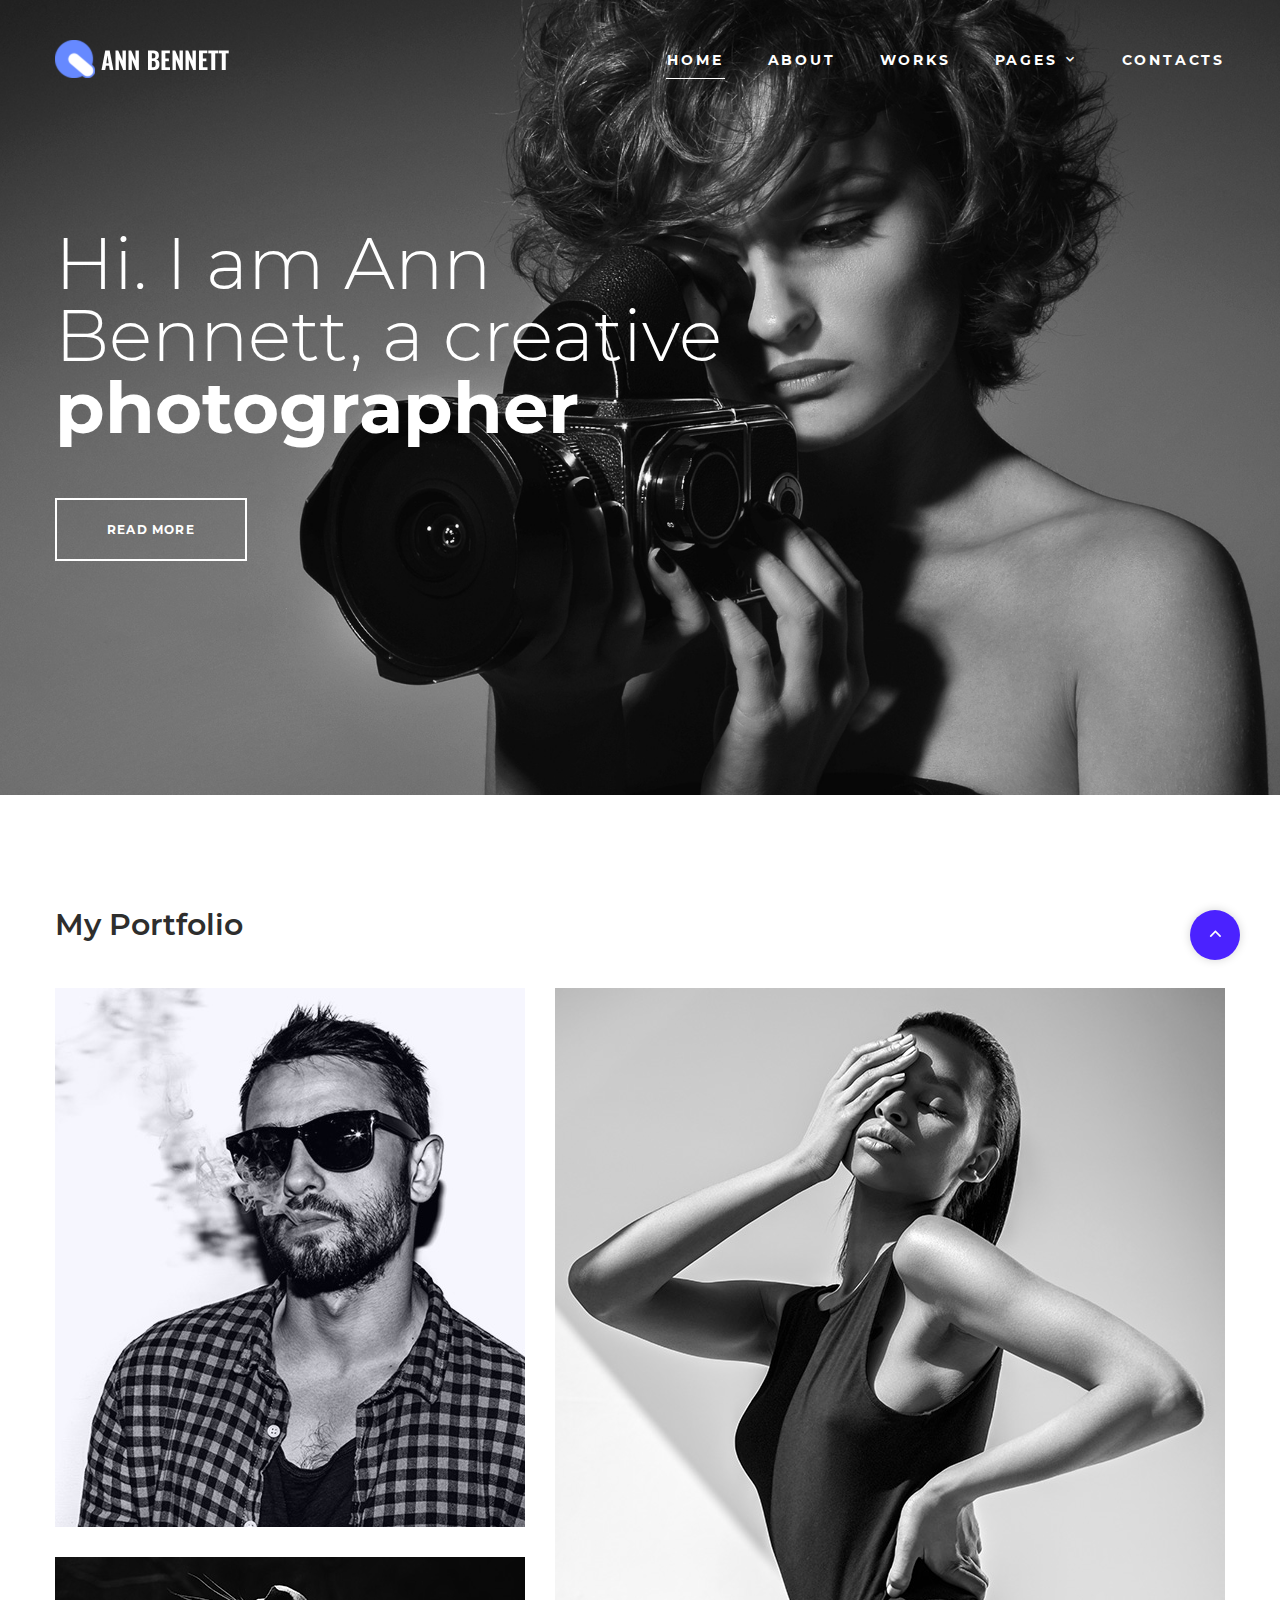
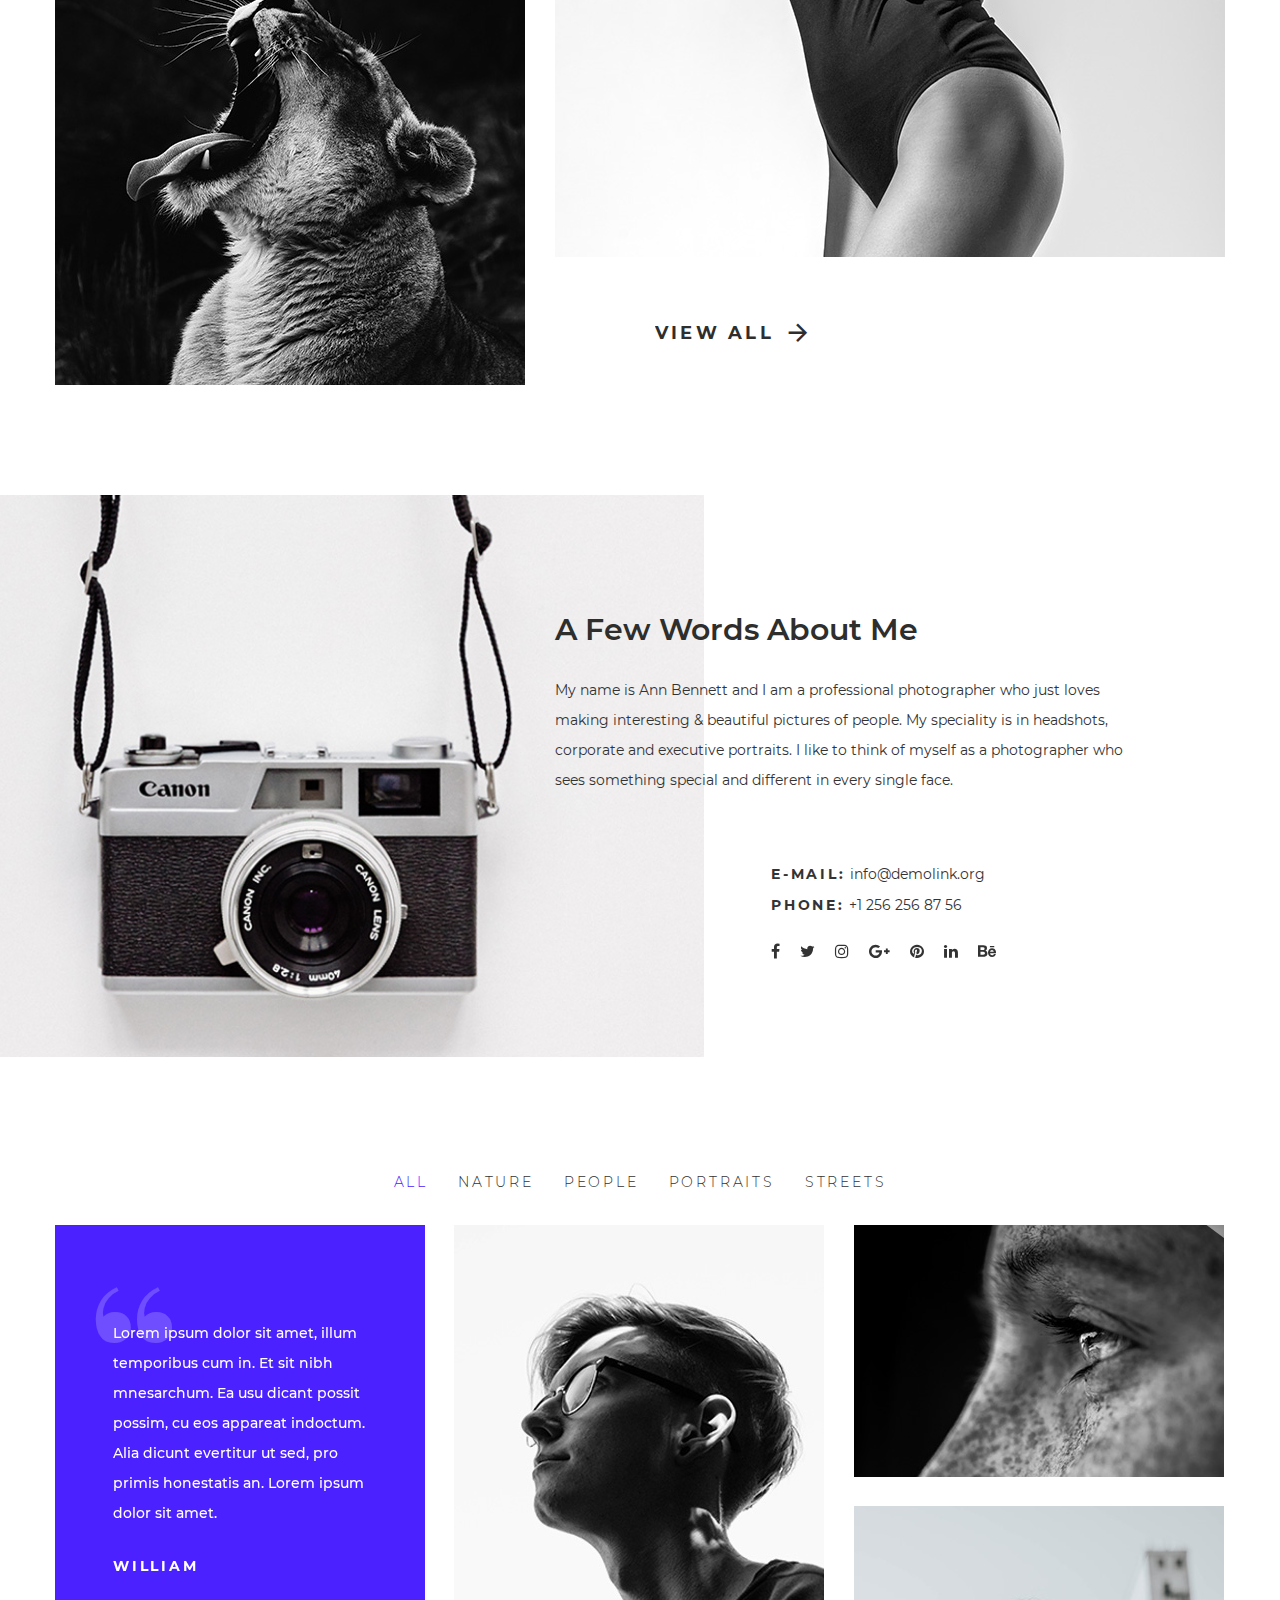
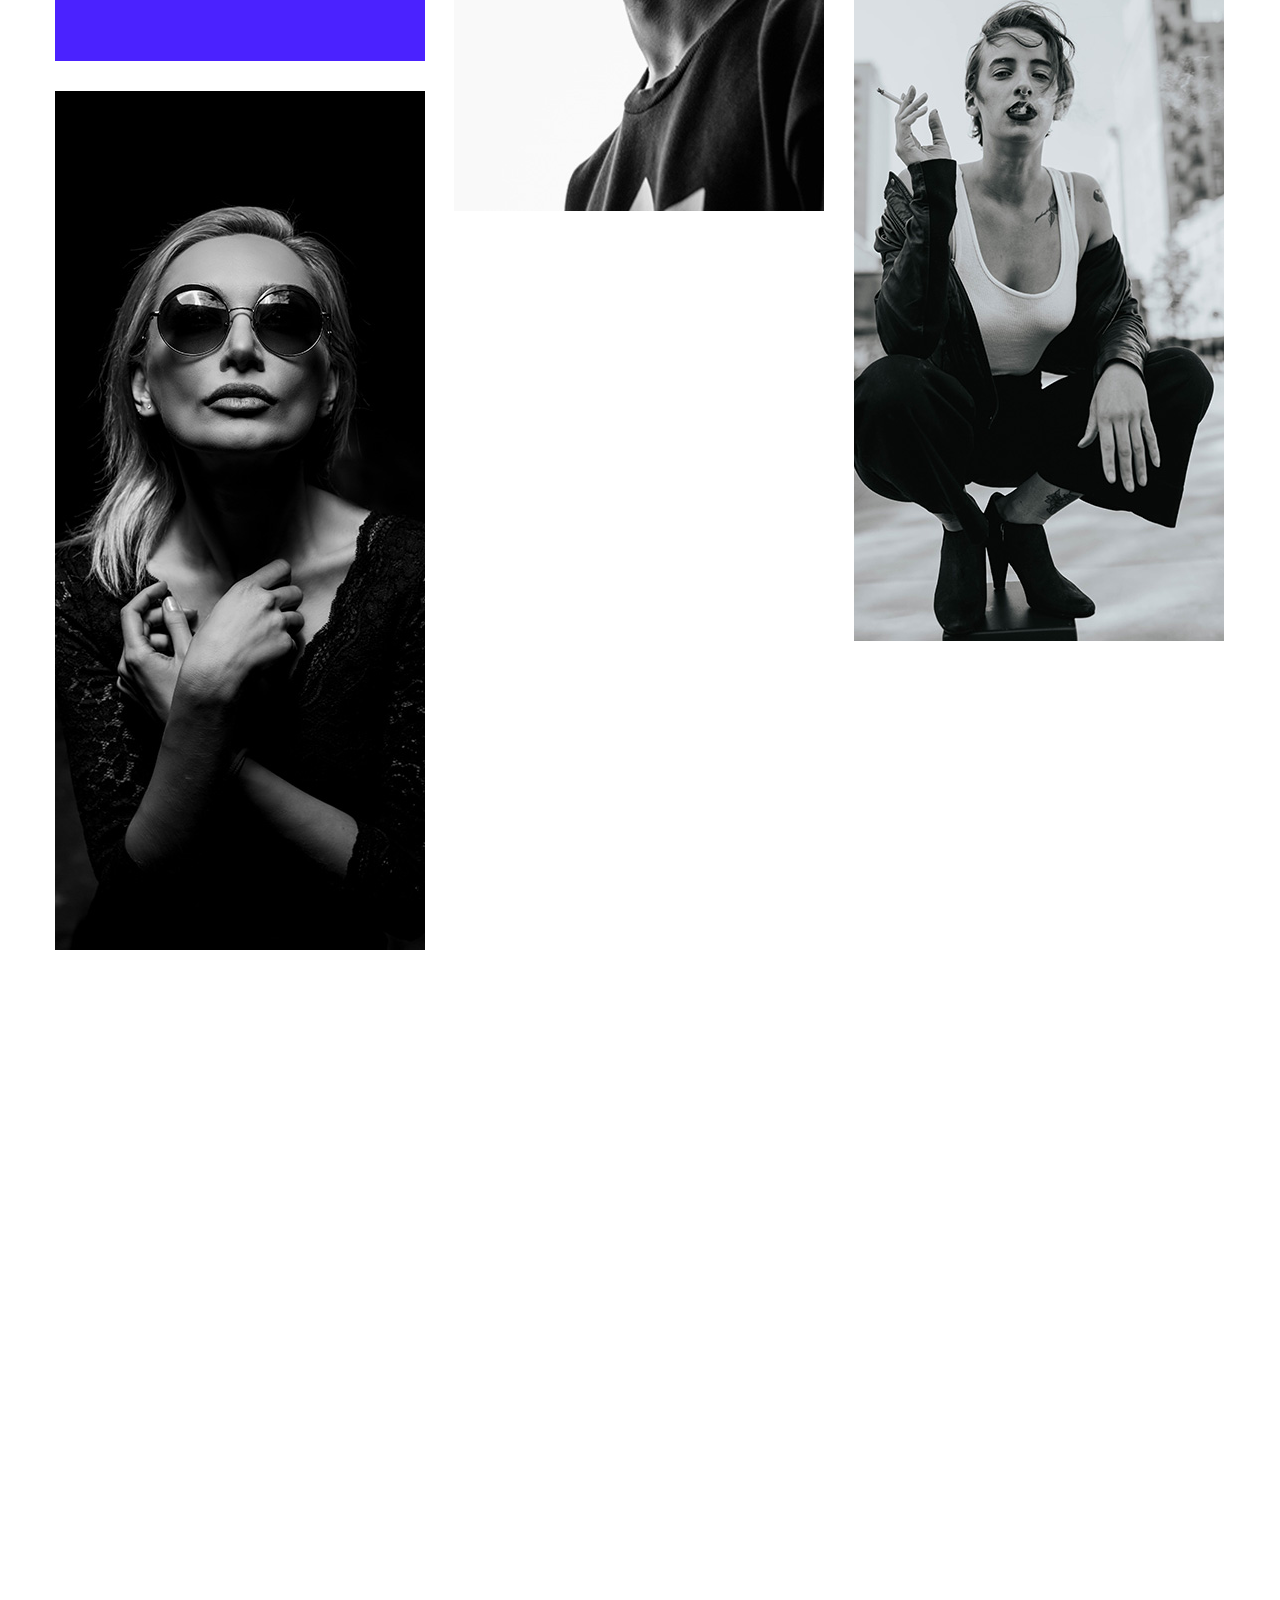
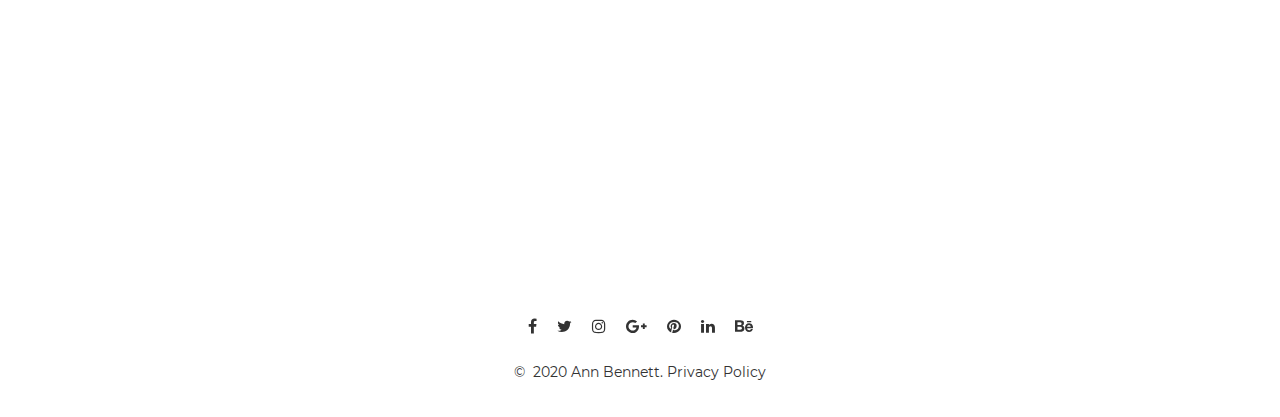
<file: index_2.html>
<!DOCTYPE html>
<html class="wide wow-animation desktop landscape rd-navbar-static-linked" lang="en" data-scrapbook-source="https://livedemo00.template-help.com/wt_prod-23870/" data-scrapbook-create="20200422095322743">
<head>
    <title>Home</title>
    <meta charset="UTF-8">
    <meta name="viewport" content="width=device-width, height=device-height, initial-scale=1.0">
    <meta http-equiv="X-UA-Compatible" content="IE=edge">
    <link rel="icon" href="favicon-1.ico" type="image/x-icon">
    <link rel="stylesheet" type="text/css" href="css.css">
    <link rel="stylesheet" href="bootstrap.css">
    <link rel="stylesheet" href="fonts.css">
    <link rel="stylesheet" href="style.css">
    <style>.ie-panel{display: none;background: #212121;padding: 10px 0;box-shadow: 3px 3px 5px 0 rgba(0,0,0,.3);clear: both;text-align:center;position: relative;z-index: 1;} html.ie-10 .ie-panel, html.lt-ie-10 .ie-panel {display: block;}</style>
  <link rel="stylesheet" href="465a376e832bb2fb9cd03401f15d2e9bdc30dcff.css">
</head>
  <body class="">
    <div class="ie-panel"><a href="https://windows.microsoft.com/en-US/internet-explorer/"><img src="warning_bar_0000_us.jpg" height="42" width="820" alt="You are using an outdated browser. For a faster, safer browsing experience, upgrade for free today."></a></div>
    <div class="preloader loaded">
      <div class="preloader-body">
        <div class="cssload-container">
          <div class="cssload-zenith"></div>
        </div>
      </div>
    </div>
    <div class="page animated" style="animation-duration: 500ms;">
      <header class="section page-header header-classic-wrap">
        <!--RD Navbar-->
        <div class="rd-navbar-wrap" style="height: 98px;">
          <nav class="rd-navbar rd-navbar-classic rd-navbar-original rd-navbar-static" data-layout="rd-navbar-fixed" data-sm-layout="rd-navbar-fixed" data-md-layout="rd-navbar-fixed" data-md-device-layout="rd-navbar-fixed" data-lg-layout="rd-navbar-static" data-lg-device-layout="rd-navbar-static" data-xl-layout="rd-navbar-static" data-xl-device-layout="rd-navbar-static" data-lg-stick-up-offset="46px" data-xl-stick-up-offset="46px" data-xxl-stick-up-offset="46px" data-lg-stick-up="true" data-xl-stick-up="true" data-xxl-stick-up="true">
            <div class="rd-navbar-main-outer">
              <div class="rd-navbar-main">
                <!--RD Navbar Panel-->
                <div class="rd-navbar-panel">
                  <!--RD Navbar Toggle-->
                  <button class="rd-navbar-toggle toggle-original" data-rd-navbar-toggle=".rd-navbar-nav-wrap"><span></span></button>
                  <!--RD Navbar Brand-->
                  <div class="rd-navbar-brand">
                    <!--Brand--><a class="brand" href="https://livedemo00.template-help.com/wt_prod-23870/index.html"><img class="brand-logo-dark" src="logo-default-348x76.png" alt="" width="174" height="38"><img class="brand-logo-light" src="logo-default-348x76.png" alt="" width="174" height="38"></a>
                  </div>
                </div>
                <div class="rd-navbar-main-element">
                  <div class="rd-navbar-nav-wrap toggle-original-elements">
                    <ul class="rd-navbar-nav">
                      <li class="rd-nav-item active"><a class="rd-nav-link" href="https://livedemo00.template-help.com/wt_prod-23870/index.html">Home</a>
                      </li>
                      <li class="rd-nav-item"><a class="rd-nav-link" href="https://livedemo00.template-help.com/wt_prod-23870/about.html">About</a>
                      </li>
                      <li class="rd-nav-item"><a class="rd-nav-link" href="https://livedemo00.template-help.com/wt_prod-23870/works.html">Works</a>
                      </li>
                      <li class="rd-nav-item rd-navbar--has-megamenu rd-navbar-submenu"><a class="rd-nav-link" href="#">Pages</a><span class="rd-navbar-submenu-toggle"></span>
                        <ul class="rd-menu rd-navbar-megamenu rd-navbar-open-right">
                          <li class="rd-megamenu-item">
                            <h6 class="rd-megamenu-title">Pages 1</h6>
                            <ul class="rd-megamenu-list">
                              <li class="rd-megamenu-list-item"><a class="rd-megamenu-list-link" href="https://livedemo00.template-help.com/wt_prod-23870/buttons.html">Buttons</a></li>
                              <li class="rd-megamenu-list-item"><a class="rd-megamenu-list-link" href="https://livedemo00.template-help.com/wt_prod-23870/forms.html">Forms</a></li>
                              <li class="rd-megamenu-list-item"><a class="rd-megamenu-list-link" href="https://livedemo00.template-help.com/wt_prod-23870/grid-system.html">Grid System</a></li>
                              <li class="rd-megamenu-list-item"><a class="rd-megamenu-list-link" href="https://livedemo00.template-help.com/wt_prod-23870/privacy-policy.html">Privacy Policy</a></li>
                              <li class="rd-megamenu-list-item"><a class="rd-megamenu-list-link" href="https://livedemo00.template-help.com/wt_prod-23870/progress-bars.html">Progress Bars</a></li>
                            </ul>
                          </li>
                          <li class="rd-megamenu-item">
                            <h6 class="rd-megamenu-title">Pages 2</h6>
                            <ul class="rd-megamenu-list">
                              <li class="rd-megamenu-list-item"><a class="rd-megamenu-list-link" href="https://livedemo00.template-help.com/wt_prod-23870/tables.html">Tables</a></li>
                              <li class="rd-megamenu-list-item"><a class="rd-megamenu-list-link" href="https://livedemo00.template-help.com/wt_prod-23870/tabs-and-accordions.html">Tabs and Accordions</a></li>
                              <li class="rd-megamenu-list-item"><a class="rd-megamenu-list-link" href="https://livedemo00.template-help.com/wt_prod-23870/typography.html">Typography</a></li>
                              <li class="rd-megamenu-list-item"><a class="rd-megamenu-list-link" href="https://livedemo00.template-help.com/wt_prod-23870/under-construction.html">Under Construction</a></li>
                            </ul>
                          </li>
                        </ul>
                      </li>
                      <li class="rd-nav-item"><a class="rd-nav-link" href="https://livedemo00.template-help.com/wt_prod-23870/contacts.html">Contacts</a>
                      </li>
                    </ul>
                  </div>
                </div>
              </div>
            </div>
          </nav>
        </div>
      </header>
      <section class="section section-xl bg-image bg-image-1">
        <div class="container">
          <div class="row">
            <div class="col-sm-8 col-lg-7">
              <h1 class="wow fadeInLeft" style="visibility: visible; animation-name: fadeInLeft;">Hi. I am Ann Bennett, a creative<span class="font-weight-bold"> photographer</span></h1><a class="button button-default-outline button-big wow fadeInRight" href="https://livedemo00.template-help.com/wt_prod-23870/about.html" data-wow-delay=".3s" style="visibility: visible; animation-delay: 0.3s; animation-name: fadeInRight;">Read More</a>
            </div>
          </div>
        </div>
      </section>
      <!--Owl carousel sample-->
      <section class="section section-lg">
        <div class="container text-center text-lg-left">
          <h2>My Portfolio</h2>
          <div class="row row-30 justify-content-center">
            <div class="col-md-5 wow fadeIn" style="visibility: visible; animation-name: fadeIn;">
              <div class="row-30 no-gutters">
                <div class="col-12">
                  <div class="box-img"><img src="home-1-470x539.jpg" alt="" width="470" height="539">
                  </div>
                </div>
                <div class="col-12 wow fadeIn" style="visibility: visible; animation-name: fadeIn;">
                  <div class="box-img"><img src="home-3-470x428.jpg" alt="" width="470" height="428">
                  </div>
                </div>
              </div>
            </div>
            <div class="col-md-7 wow fadeIn" style="visibility: visible; animation-name: fadeIn;">
              <div class="box-img"><img src="home-2-670x869.jpg" alt="" width="670" height="869">
              </div>
              <div class="box-custom-link"><a class="button button-icon button-icon-right button-arrow" href="https://livedemo00.template-help.com/wt_prod-23870/works.html"><span class="icon mdi mdi-arrow-right"></span>view all</a></div>
            </div>
          </div>
        </div>
      </section>
      <section class="section section-relative section-lg-custom">
        <div class="custom-img-1 wow fadeInLeft" style="visibility: visible; animation-name: fadeInLeft;"><img src="home-4-795x542.jpg" alt="" width="795" height="542">
        </div>
        <div class="container">
          <div class="row justify-content-center justify-content-lg-end">
            <div class="col-lg-6 col-xl-7 wow fadeInRight" style="visibility: visible; animation-name: fadeInRight;">
              <div class="box-xl">
                <h2>A Few Words About Me</h2>
                <p>My name is Ann Bennett and I am a professional photographer who just loves making interesting &amp; beautiful pictures of people. My speciality is in headshots, corporate and executive portraits. I like to think of myself as a photographer who sees something special and different in every single face.</p>
              </div>
              <div class="box-lg">
                <ul class="list-contact-info">
                  <li><span>E-MAIL:</span><a class="link-default" href="mailto:#"> info@demolink.org</a></li>
                  <li><span>Phone:</span><a class="link-default" href="tel:#"> +1 256 256 87 56</a></li>
                </ul>
                <ul class="list-social list-inline">
                  <li><a class="icon icon-gray-800 fa fa-facebook" href="#"></a></li>
                  <li><a class="icon icon-gray-800 fa fa-twitter" href="#"></a></li>
                  <li><a class="icon icon-gray-800 fa fa-instagram" href="#"></a></li>
                  <li><a class="icon icon-gray-800 fa fa-google-plus" href="#"></a></li>
                  <li><a class="icon icon-gray-800 fa fa-pinterest" href="#"></a></li>
                  <li><a class="icon icon-gray-800 fa fa-linkedin" href="#"></a></li>
                  <li><a class="icon icon-gray-800 fa fa-behance" href="#"></a></li>
                </ul>
              </div>
            </div>
          </div>
        </div>
      </section>
      <!--Isotope sample-->
      <section class="section section-lg section-lg-1 bg-default">
        <div class="container isotope-wrap">
          <button class="isotope-filters-toggle button button-md button-icon button-icon-right" data-custom-toggle=".isotope-filters-1" data-custom-toggle-hide-on-blur="true"><span class="icon mdi mdi-chevron-down"></span>Filter</button>
          <ul class="isotope-filters isotope-filters-1">
            <li><a class="isotope-filter active" data-isotope-filter="*" href="#">All</a></li>
            <li><a class="isotope-filter" data-isotope-filter="0" href="#">Nature</a></li>
            <li><a class="isotope-filter" data-isotope-filter="1" href="#">People</a></li>
            <li><a class="isotope-filter" data-isotope-filter="2" href="#">Portraits</a></li>
            <li><a class="isotope-filter" data-isotope-filter="3" href="#">Streets</a></li>
          </ul>
          <div class="row row-30 isotope" data-lightgallery="group" data-lg-animation="lg-slide-circular" style="position: relative; height: 2241.91px;">
            <div class="col-sm-6 col-lg-4 isotope-item wow fadeIn" data-filter="0,1,2,3" style="visibility: visible; animation-name: fadeIn; position: absolute; left: 0px; top: 0px;">
              <article class="thumbnail thumbnail-classic">
                <div class="thumbnail-classic-caption">
                  <div class="thumbnail-classic-text-wrap"><span class="thumbnail-classic-quote">“</span>
                    <p class="thumbnail-classic-text">Lorem ipsum dolor sit amet, illum temporibus cum in. Et sit nibh mnesarchum. Ea usu dicant possit possim, cu eos appareat indoctum. Alia dicunt evertitur ut sed, pro primis honestatis an. Lorem ipsum dolor sit amet.</p>
                  </div>
                  <div class="thumbnail-classic-title">William</div>
                </div>
              </article>
            </div>
            <div class="col-sm-6 col-lg-4 isotope-item wow fadeIn" data-filter="0" style="visibility: visible; animation-name: fadeIn; position: absolute; left: 399px; top: 0px;"><a class="thumbnail thumbnail-simple" href="https://livedemo00.template-help.com/wt_prod-23870/images/masonry-gallery-2-original.jpg" data-lightgallery="item"><img src="masonry-gallery-2-370x586.jpg" alt="" width="370" height="586"></a>
            </div>
            <div class="col-sm-6 col-lg-4 isotope-item wow fadeIn" data-filter="1" style="visibility: visible; animation-name: fadeIn; position: absolute; left: 799px; top: 0px;"><a class="thumbnail thumbnail-simple" href="https://livedemo00.template-help.com/wt_prod-23870/images/masonry-gallery-3-original.jpg" data-lightgallery="item"><img src="masonry-gallery-3-370x252.jpg" alt="" width="370" height="252"></a>
            </div>
            <div class="col-sm-6 col-lg-4 isotope-item wow fadeIn" data-filter="2" style="visibility: visible; animation-name: fadeIn; position: absolute; left: 799px; top: 281px;"><a class="thumbnail thumbnail-simple" href="https://livedemo00.template-help.com/wt_prod-23870/images/masonry-gallery-6-original.jpg" data-lightgallery="item"><img src="masonry-gallery-6-370x435.jpg" alt="" width="370" height="435"></a>
            </div>
            <div class="col-sm-6 col-lg-4 isotope-item wow fadeIn" data-filter="3" style="visibility: visible; animation-name: fadeIn; position: absolute; left: 0px; top: 466px;"><a class="thumbnail thumbnail-simple" href="https://livedemo00.template-help.com/wt_prod-23870/images/masonry-gallery-4-original.jpg" data-lightgallery="item"><img src="masonry-gallery-4-370x859.jpg" alt="" width="370" height="859"></a>
            </div>
            <div class="col-sm-6 col-lg-4 isotope-item wow fadeIn" data-filter="0" style="visibility: hidden; animation-name: none; position: absolute; left: 399px; top: 615px;"><a class="thumbnail thumbnail-simple" href="https://livedemo00.template-help.com/wt_prod-23870/images/masonry-gallery-5-original.jpg" data-lightgallery="item"><img src="masonry-gallery-5-370x265.jpg" alt="" width="370" height="265"></a>
            </div>
            <div class="col-sm-6 col-lg-4 isotope-item wow fadeIn" data-filter="1" style="visibility: hidden; animation-name: none; position: absolute; left: 399px; top: 910px;"><a class="thumbnail thumbnail-simple" href="https://livedemo00.template-help.com/wt_prod-23870/images/masonry-gallery-8-original.jpg" data-lightgallery="item"><img src="masonry-gallery-8-370x691.jpg" alt="" width="370" height="691"></a>
            </div>
            <div class="col-sm-6 col-lg-4 isotope-item wow fadeIn" data-filter="2" style="visibility: hidden; animation-name: none; position: absolute; left: 799px; top: 1046px;"><a class="thumbnail thumbnail-simple" href="https://livedemo00.template-help.com/wt_prod-23870/images/masonry-gallery-9-original.jpg" data-lightgallery="item"><img src="masonry-gallery-9-370x735.jpg" alt="" width="370" height="735"></a>
            </div>
            <div class="col-sm-6 col-lg-4 isotope-item wow fadeIn" data-filter="3" style="visibility: hidden; animation-name: none; position: absolute; left: 0px; top: 1354px;"><a class="thumbnail thumbnail-simple" href="https://livedemo00.template-help.com/wt_prod-23870/images/masonry-gallery-7-original.jpg" data-lightgallery="item"><img src="masonry-gallery-7-370x495.jpg" alt="" width="370" height="495"></a>
            </div>
            <div class="col-sm-6 col-lg-4 isotope-item wow fadeIn" data-filter="0" style="visibility: hidden; animation-name: none; position: absolute; left: 399px; top: 1631px;"><a class="thumbnail thumbnail-simple" href="https://livedemo00.template-help.com/wt_prod-23870/images/masonry-gallery-11-original.jpg" data-lightgallery="item"><img src="masonry-gallery-11-370x579.jpg" alt="" width="370" height="579"></a>
            </div>
            <div class="col-sm-6 col-lg-4 isotope-item wow fadeIn" data-filter="1" style="visibility: hidden; animation-name: none; position: absolute; left: 799px; top: 1811px;"><a class="thumbnail thumbnail-simple" href="https://livedemo00.template-help.com/wt_prod-23870/images/masonry-gallery-12-original.jpg" data-lightgallery="item"><img src="masonry-gallery-12-370x399.jpg" alt="" width="370" height="399"></a>
            </div>
            <div class="col-sm-6 col-lg-4 isotope-item wow fadeIn" data-filter="3" style="visibility: hidden; animation-name: none; position: absolute; left: 0px; top: 1879px;"><a class="thumbnail thumbnail-simple" href="https://livedemo00.template-help.com/wt_prod-23870/images/masonry-gallery-10-original.jpg" data-lightgallery="item"><img src="masonry-gallery-10-370x332.jpg" alt="" width="370" height="332"></a>
            </div>
          </div>
        </div>
      </section>
      <footer class="section footer-classic bg-default">
        <div class="container">
          <ul class="list-social list-inline">
            <li><a class="icon icon-gray-800 fa fa-facebook" href="#"></a></li>
            <li><a class="icon icon-gray-800 fa fa-twitter" href="#"></a></li>
            <li><a class="icon icon-gray-800 fa fa-instagram" href="#"></a></li>
            <li><a class="icon icon-gray-800 fa fa-google-plus" href="#"></a></li>
            <li><a class="icon icon-gray-800 fa fa-pinterest" href="#"></a></li>
            <li><a class="icon icon-gray-800 fa fa-linkedin" href="#"></a></li>
            <li><a class="icon icon-gray-800 fa fa-behance" href="#"></a></li>
          </ul>
          <p class="rights"><span>©&nbsp; </span><span class="copyright-year">2020</span><span>&nbsp;</span><span>Ann Bennett</span><span>.&nbsp;</span><a href="https://livedemo00.template-help.com/wt_prod-23870/privacy-policy.html">Privacy Policy</a></p>
        </div>
      </footer>
    </div>
    <div class="snackbars" id="form-output-global"></div>
    
    
	
	<!--LIVEDEMO_00 -->

	
	
  <noscript><iframe src="index_4.html" height="0" width="0" style="display:none;visibility:hidden"></iframe></noscript><!-- End Google Tag Manager -->
<a href="#" id="ui-to-top" class="ui-to-top fa fa-angle-up"></a>
</body><!-- Google Tag Manager --></html>
</file>
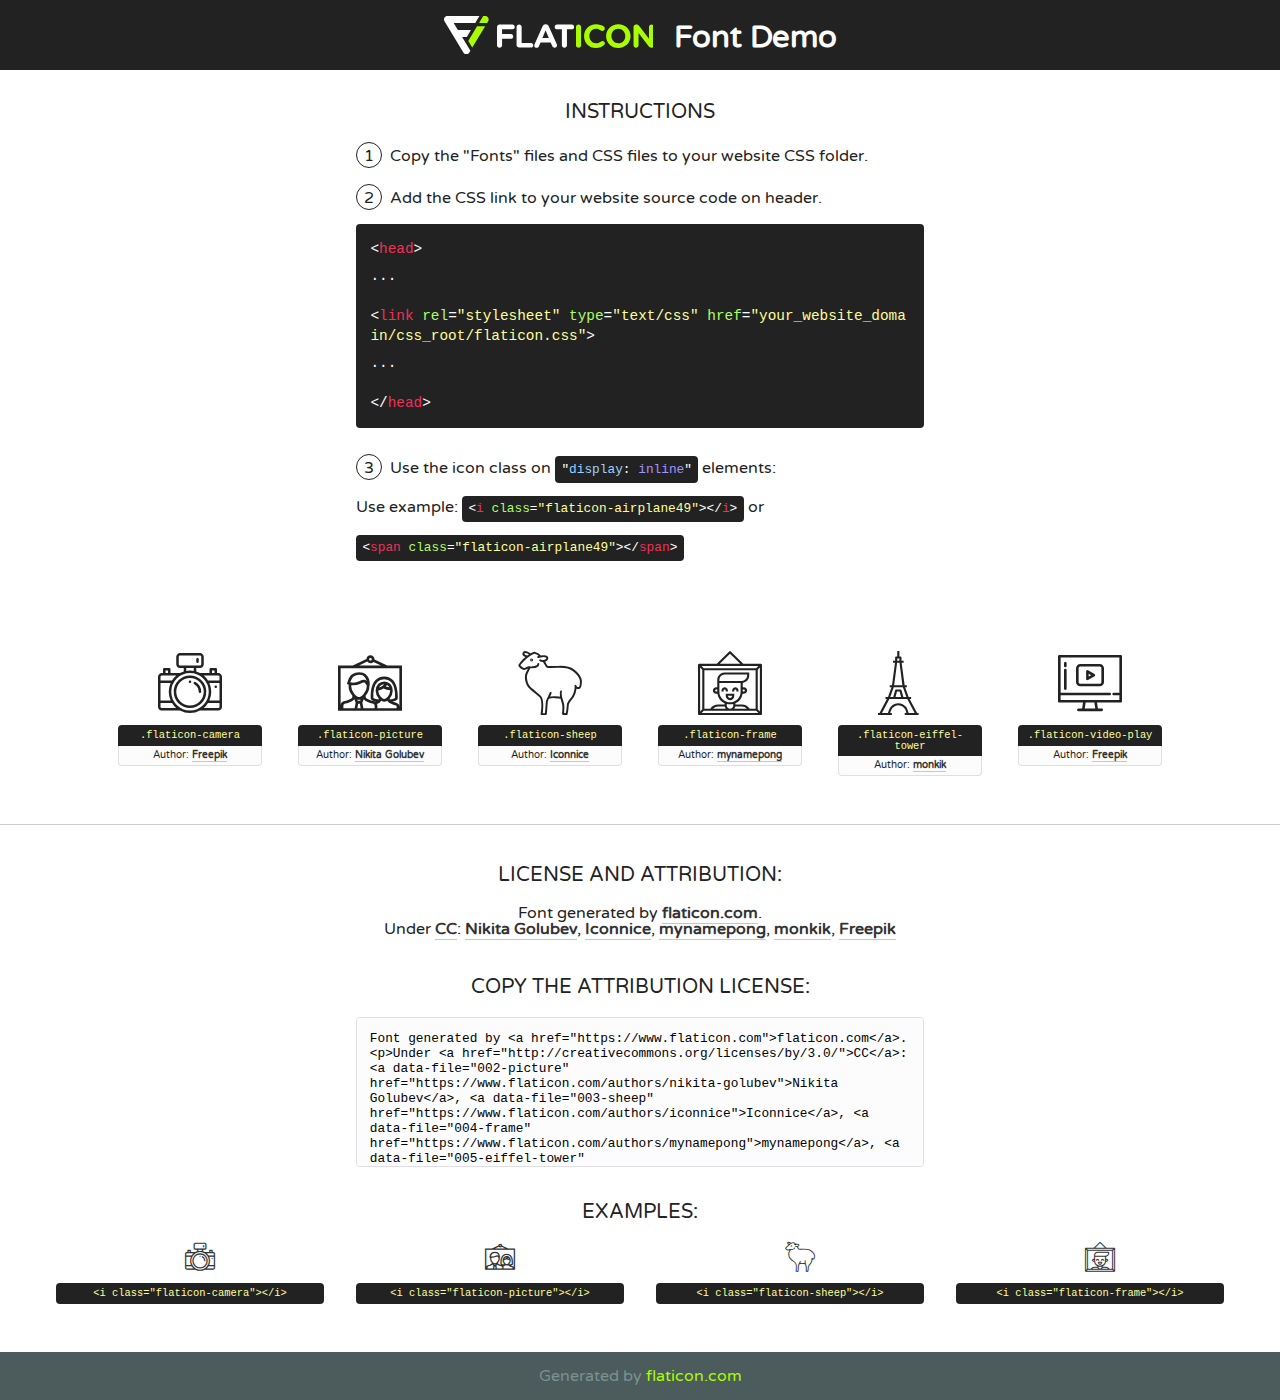
<file: fonts/flaticon/font/flaticon.html>
<!DOCTYPE html>
<!--
  Flaticon icon font: Flaticon
  Creation date: 07/12/2018 03:18
-->
<html>
<!DOCTYPE html>
<html>

<head>
    <title>Flaticon WebFont</title>
    <link href="http://fonts.googleapis.com/css?family=Varela+Round" rel="stylesheet" type="text/css" />
    <link rel="stylesheet" type="text/css" href="flaticon.css">
    <meta charset="UTF-8">
    <style>
    html, body, div, span, applet, object, iframe,
    h1, h2, h3, h4, h5, h6, p, blockquote, pre,
    a, abbr, acronym, address, big, cite, code,
    del, dfn, em, img, ins, kbd, q, s, samp,
    small, strike, strong, sub, sup, tt, var,
    b, u, i, center,
    dl, dt, dd, ol, ul, li,
    fieldset, form, label, legend,
    table, caption, tbody, tfoot, thead, tr, th, td,
    article, aside, canvas, details, embed, 
    figure, figcaption, footer, header, hgroup, 
    menu, nav, output, ruby, section, summary,
    time, mark, audio, video {
        margin: 0;
        padding: 0;
        border: 0;
        font-size: 100%;
        font: inherit;
        vertical-align: baseline;
    }
    /* HTML5 display-role reset for older browsers */
    article, aside, details, figcaption, figure, 
    footer, header, hgroup, menu, nav, section {
        display: block;
    }
    body {
        line-height: 1;
    }
    ol, ul {
        list-style: none;
    }
    blockquote, q {
        quotes: none;
    }
    blockquote:before, blockquote:after,
    q:before, q:after {
        content: '';
        content: none;
    }
    table {
        border-collapse: collapse;
        border-spacing: 0;
    }
    body {
        font-family: 'Varela Round', Helvetica, Arial, sans-serif;
        font-size: 16px;
        color: #222;
    }
    a {
        color: #333;
        border-bottom: 1px solid #a9fd00;
        font-weight: bold;
        text-decoration: none;
    }
    * {
        -moz-box-sizing: border-box;
        -webkit-box-sizing: border-box;
        box-sizing: border-box;
        margin: 0;
        padding: 0;
    }
    [class^="flaticon-"]:before, [class*=" flaticon-"]:before, [class^="flaticon-"]:after, [class*=" flaticon-"]:after {
        font-family: Flaticon;
        font-size: 30px;
        font-style: normal;
        margin-left: 20px;
        color: #333;
    }
    .wrapper {
        max-width: 600px;
        margin: auto;
        padding: 0 1em;
    }
    .title {
        font-size: 1.25em;
        text-align: center;
        margin-bottom: 1em;
        text-transform: uppercase;
    }
    header {
        text-align: center;
        background-color: #222;
        color: #fff;
        padding: 1em;
    }
    header .logo {
        width: 210px;
        height: 38px;
        display: inline-block;
        vertical-align: middle;
        margin-right: 1em;
        border: none;
    }
    header strong {
        font-size: 1.95em;
        font-weight: bold;
        vertical-align: middle;
        margin-top: 5px;
        display: inline-block;
    }
    .demo {
        margin: 2em auto;
        line-height: 1.25em;
    }
    .demo ul li {
        margin-bottom: 1em;
    }
    .demo ul li .num {
        color: #222;
        border-radius: 20px;
        display: inline-block;
        width: 26px;
        padding: 3px;
        height: 26px;
        text-align: center;
        margin-right: 0.5em;
        border: 1px solid #222;
    }
    .demo ul li code {
        background-color: #222;
        border-radius: 4px;
        padding: 0.25em 0.5em;
        display: inline-block;
        color: #fff;
        font-family: Consolas,Monaco,Lucida Console,Liberation Mono,DejaVu Sans Mono,Bitstream Vera Sans Mono,Courier New, monospace;
        font-weight: lighter;
        margin-top: 1em;
        font-size: 0.8em;
        word-break: break-all;
    }
    .demo ul li code.big {
        padding: 1em;
        font-size: 0.9em;
    }
    .demo ul li code .red {
        color: #EF3159;
    }
    .demo ul li code .green {
        color: #ACFF65;
    }
    .demo ul li code .yellow {
        color: #FFFF99;
    }
    .demo ul li code .blue {
        color: #99D3FF;
    }
    .demo ul li code .purple {
        color: #A295FF;
    }
    .demo ul li code .dots {
        margin-top: 0.5em;
        display: block;
    }
    #glyphs {
        border-bottom: 1px solid #ccc;
        padding: 2em 0;
        text-align: center;
    }
    .glyph {
        display: inline-block;
        width: 9em;
        margin: 1em;
        text-align: center;
        vertical-align: top;
        background: #FFF;
    }
    .glyph .glyph-icon {
        padding: 10px;
        display: block;
        font-family:"Flaticon";
        font-size: 64px;
        line-height: 1;
    }
    .glyph .glyph-icon:before {
        font-size: 64px;
        color: #222;
        margin-left: 0;
    }
    .class-name {
        font-size: 0.65em;
        background-color: #222;
        color: #fff;
        border-radius: 4px 4px 0 0;
        padding: 0.5em;
        color: #FFFF99;
        font-family: Consolas,Monaco,Lucida Console,Liberation Mono,DejaVu Sans Mono,Bitstream Vera Sans Mono,Courier New, monospace;
    }
    .author-name {
        font-size: 0.6em;
        background-color: #fcfcfd;
        border: 1px solid #DEDEE4;
        border-top: 0;
        border-radius: 0 0 4px 4px;
        padding: 0.5em;
    }
    .class-name:last-child {
        font-size: 10px;
        color:#888;
    }
    .class-name:last-child a {
        font-size: 10px;
        color:#555;
    }
    .class-name:last-child a:hover {
        color:#a9fd00;
    }
    .glyph > input {
        display: block;
        width: 100px;
        margin: 5px auto;
        text-align: center;
        font-size: 12px;
        cursor: text;
    }
    .glyph > input.icon-input {
        font-family:"Flaticon";
        font-size: 16px;
        margin-bottom: 10px;
    }
    .attribution .title {
        margin-top: 2em;
    }
    .attribution textarea {
        background-color: #fcfcfd;
        padding: 1em;
        border: none;
        box-shadow: none;
        border: 1px solid #DEDEE4;
        border-radius: 4px;
        resize: none;
        width: 100%;
        height: 150px;
        font-size: 0.8em;
        font-family: Consolas,Monaco,Lucida Console,Liberation Mono,DejaVu Sans Mono,Bitstream Vera Sans Mono,Courier New, monospace;
        -webkit-appearance: none;
    }
    .iconsuse {
        margin: 2em auto;
        text-align: center;
        max-width: 1200px;
    }
    .iconsuse:after {
        content: '';
        display: table;
        clear: both;
    }
    .iconsuse .image {
        float: left;
        width: 25%;
        padding: 0 1em;
    }
    .iconsuse .image p {
        margin-bottom: 1em;
    }
    .iconsuse .image span {
        display: block;
        font-size: 0.65em;
        background-color: #222;
        color: #fff;
        border-radius: 4px;
        padding: 0.5em;
        color: #FFFF99;
        margin-top: 1em;
        font-family: Consolas,Monaco,Lucida Console,Liberation Mono,DejaVu Sans Mono,Bitstream Vera Sans Mono,Courier New, monospace;
    }
    #footer {
        text-align: center;
        background-color: #4C5B5C;
        color: #7c9192;
        padding: 1em;
    }
    #footer a {
        border: none;
        color: #a9fd00;
        font-weight: normal;
    }
    @media (max-width: 960px) {
        .iconsuse .image {
            width: 50%;
        }
    }
    @media (max-width: 560px) {
        .iconsuse .image {
            width: 100%;
        }
    }
    </style>
</head>

<body class="characters-off">

    <header>
        <a href="https://www.flaticon.com" target="_blank" class="logo">
            <svg version="1.1" xmlns="http://www.w3.org/2000/svg" xmlns:xlink="http://www.w3.org/1999/xlink" xmlns:a="http://ns.adobe.com/AdobeSVGViewerExtensions/3.0/" viewBox="0 0 560.875 102.036" enable-background="new 0 0 560.875 102.036" xml:space="preserve">
                <defs>
                </defs>
                <g>
                    <g class="letters">
                        <path fill="#ffffff" d="M141.596,29.675c0-3.777,2.985-6.767,6.764-6.767h34.438c3.426,0,6.15,2.728,6.15,6.15
                        c0,3.43-2.724,6.149-6.15,6.149h-27.674v13.091h23.719c3.429,0,6.151,2.724,6.151,6.15c0,3.43-2.723,6.149-6.151,6.149h-23.719
                        v17.574c0,3.773-2.986,6.761-6.764,6.761c-3.779,0-6.764-2.989-6.764-6.761V29.675z"></path>
                        <path fill="#ffffff" d="M193.844,29.149c0-3.781,2.985-6.767,6.764-6.767c3.776,0,6.763,2.985,6.763,6.767v42.957h25.039
                        c3.426,0,6.149,2.726,6.149,6.153c0,3.425-2.723,6.15-6.149,6.15h-31.802c-3.779,0-6.764-2.986-6.764-6.768V29.149z"></path>
                        <path fill="#ffffff" d="M241.891,75.71l21.438-48.407c1.492-3.341,4.215-5.357,7.906-5.357h0.792
                        c3.686,0,6.323,2.017,7.815,5.357l21.439,48.407c0.436,0.967,0.701,1.845,0.701,2.723c0,3.602-2.809,6.501-6.414,6.501
                        c-3.161,0-5.269-1.845-6.499-4.655l-4.132-9.661h-27.059l-4.301,10.102c-1.144,2.631-3.426,4.214-6.237,4.214
                        c-3.517,0-6.24-2.81-6.24-6.325C241.1,77.64,241.451,76.677,241.891,75.71z M279.932,58.666l-8.521-20.297l-8.526,20.297H279.932
                        z"></path>
                        <path fill="#ffffff" d="M314.864,35.387H301.86c-3.429,0-6.239-2.813-6.239-6.238c0-3.429,2.811-6.24,6.239-6.24h39.533
                        c3.426,0,6.237,2.811,6.237,6.24c0,3.425-2.811,6.238-6.237,6.238h-13.001v42.785c0,3.773-2.99,6.761-6.764,6.761
                        c-3.779,0-6.764-2.989-6.764-6.761V35.387z"></path>
                        <path fill="#A9FD00" d="M352.615,29.149c0-3.781,2.985-6.767,6.767-6.767c3.774,0,6.761,2.985,6.761,6.767v49.024
                        c0,3.773-2.987,6.761-6.761,6.761c-3.781,0-6.767-2.989-6.767-6.761V29.149z"></path>
                        <path fill="#A9FD00" d="M374.132,53.836v-0.179c0-17.481,13.178-31.801,32.065-31.801c9.22,0,15.459,2.458,20.557,6.238
                        c1.402,1.054,2.637,2.985,2.637,5.357c0,3.692-2.985,6.59-6.681,6.59c-1.845,0-3.071-0.702-4.044-1.319
                        c-3.776-2.813-7.729-4.393-12.562-4.393c-10.364,0-17.831,8.611-17.831,19.154v0.173c0,10.542,7.291,19.329,17.831,19.329
                        c5.715,0,9.492-1.756,13.359-4.834c1.049-0.874,2.458-1.491,4.039-1.491c3.429,0,6.325,2.813,6.325,6.236
                        c0,2.106-1.056,3.78-2.282,4.834c-5.539,4.834-12.036,7.733-21.878,7.733C387.572,85.464,374.132,71.493,374.132,53.836z"></path>
                        <path fill="#A9FD00" d="M433.009,53.836v-0.179c0-17.481,13.79-31.801,32.766-31.801c18.981,0,32.592,14.143,32.592,31.628v0.173
                        c0,17.483-13.785,31.807-32.769,31.807C446.625,85.464,433.009,71.32,433.009,53.836z M484.224,53.836v-0.179
                        c0-10.539-7.725-19.326-18.626-19.326c-10.893,0-18.449,8.611-18.449,19.154v0.173c0,10.542,7.73,19.329,18.626,19.329
                        C476.676,72.986,484.224,64.378,484.224,53.836z"></path>
                        <path fill="#A9FD00" d="M506.233,29.321c0-3.774,2.99-6.763,6.767-6.763h1.401c3.252,0,5.183,1.583,7.029,3.953l26.093,34.265
                        V29.059c0-3.692,2.99-6.677,6.681-6.677c3.683,0,6.671,2.985,6.671,6.677v48.934c0,3.78-2.987,6.765-6.764,6.765h-0.436
                        c-3.257,0-5.188-1.581-7.034-3.953l-27.056-35.492v32.944c0,3.687-2.985,6.676-6.678,6.676c-3.683,0-6.673-2.989-6.673-6.676
                        V29.321z"></path>
                    </g>
                    <g class="insignia">
                        <path fill="#ffffff" d="M48.372,56.137h12.517l11.156-18.537H37.186L25.688,18.539h57.825L94.668,0H9.271
                        C5.925,0,2.842,1.801,1.198,4.716c-1.644,2.907-1.593,6.482,0.134,9.343l50.38,83.501c1.678,2.781,4.689,4.476,7.938,4.476
                        c3.246,0,6.257-1.695,7.935-4.476l2.898-4.804L48.372,56.137z"></path>
                        <g class="i">
                            <path fill="#A9FD00" d="M93.575,18.539h0.031v0.004l21.652,0.004l2.705-4.488c1.727-2.861,1.778-6.436,0.133-9.343
                            C116.454,1.801,113.371,0,110.026,0h-5.294L93.575,18.539z"></path>
                            <polygon fill="#A9FD00" points="88.291,27.356 64.725,66.486 75.519,84.404 109.942,27.356"></polygon>
                        </g>
                    </g>
                </g>
            </svg>
        </a>
        <strong>Font Demo</strong>
    </header>


    <section class="demo wrapper">

        <p class="title">Instructions</p>

        <ul>
            <li>
                <span class="num">1</span>Copy the "Fonts" files and CSS files to your website CSS folder.
            </li>
            <li>
                <span class="num">2</span>Add the CSS link to your website source code on header.
                <code class="big">
                    &lt;<span class="red">head</span>&gt;
                    <br/><span class="dots">...</span>
                    <br/>&lt;<span class="red">link</span> <span class="green">rel</span>=<span class="yellow">"stylesheet"</span> <span class="green">type</span>=<span class="yellow">"text/css"</span> <span class="green">href</span>=<span class="yellow">"your_website_domain/css_root/flaticon.css"</span>&gt;
                    <br/><span class="dots">...</span>
                    <br/>&lt;/<span class="red">head</span>&gt;
                </code>
            </li>

            <li>
                <p>
                    <span class="num">3</span>Use the icon class on <code>"<span class="blue">display</span>:<span class="purple"> inline</span>"</code> elements:
                    <br />
                    Use example: <code>&lt;<span class="red">i</span> <span class="green">class</span>=<span class="yellow">&quot;flaticon-airplane49&quot;</span>&gt;&lt;/<span class="red">i</span>&gt;</code> or <code>&lt;<span class="red">span</span> <span class="green">class</span>=<span class="yellow">&quot;flaticon-airplane49&quot;</span>&gt;&lt;/<span class="red">span</span>&gt;</code>
            </li>
        </ul>

    </section>




   <section id="glyphs">          
    
      
        <div class="glyph"><div class="glyph-icon flaticon-camera"></div>
            <div class="class-name">.flaticon-camera</div>
            <div class="author-name">Author: <a data-file="001-camera" href="http://www.freepik.com">Freepik</a> </div> 
        </div>        
        
        <div class="glyph"><div class="glyph-icon flaticon-picture"></div>
            <div class="class-name">.flaticon-picture</div>
            <div class="author-name">Author: <a data-file="002-picture" href="https://www.flaticon.com/authors/nikita-golubev">Nikita Golubev</a> </div> 
        </div>        
        
        <div class="glyph"><div class="glyph-icon flaticon-sheep"></div>
            <div class="class-name">.flaticon-sheep</div>
            <div class="author-name">Author: <a data-file="003-sheep" href="https://www.flaticon.com/authors/iconnice">Iconnice</a> </div> 
        </div>        
        
        <div class="glyph"><div class="glyph-icon flaticon-frame"></div>
            <div class="class-name">.flaticon-frame</div>
            <div class="author-name">Author: <a data-file="004-frame" href="https://www.flaticon.com/authors/mynamepong">mynamepong</a> </div> 
        </div>        
        
        <div class="glyph"><div class="glyph-icon flaticon-eiffel-tower"></div>
            <div class="class-name">.flaticon-eiffel-tower</div>
            <div class="author-name">Author: <a data-file="005-eiffel-tower" href="https://www.flaticon.com/authors/monkik">monkik</a> </div> 
        </div>        
        
        <div class="glyph"><div class="glyph-icon flaticon-video-play"></div>
            <div class="class-name">.flaticon-video-play</div>
            <div class="author-name">Author: <a data-file="006-video-play" href="http://www.freepik.com">Freepik</a> </div> 
        </div>        
        

    </section>



    <section class="attribution wrapper"   style="text-align:center;">

      <div class="title">License and attribution:</div><div class="attrDiv">Font generated by <a href="https://www.flaticon.com">flaticon.com</a>. <div><p>Under <a href="http://creativecommons.org/licenses/by/3.0/">CC</a>: <a data-file="002-picture" href="https://www.flaticon.com/authors/nikita-golubev">Nikita Golubev</a>, <a data-file="003-sheep" href="https://www.flaticon.com/authors/iconnice">Iconnice</a>, <a data-file="004-frame" href="https://www.flaticon.com/authors/mynamepong">mynamepong</a>, <a data-file="005-eiffel-tower" href="https://www.flaticon.com/authors/monkik">monkik</a>, <a data-file="001-camera" href="http://www.freepik.com">Freepik</a></p>  </div>
      </div>
      <div class="title">Copy the Attribution License:</div>

    <textarea onclick="this.focus();this.select();">Font generated by &lt;a href=&quot;https://www.flaticon.com&quot;&gt;flaticon.com&lt;/a&gt;. <p>Under <a href="http://creativecommons.org/licenses/by/3.0/">CC</a>: <a data-file="002-picture" href="https://www.flaticon.com/authors/nikita-golubev">Nikita Golubev</a>, <a data-file="003-sheep" href="https://www.flaticon.com/authors/iconnice">Iconnice</a>, <a data-file="004-frame" href="https://www.flaticon.com/authors/mynamepong">mynamepong</a>, <a data-file="005-eiffel-tower" href="https://www.flaticon.com/authors/monkik">monkik</a>, <a data-file="001-camera" href="http://www.freepik.com">Freepik</a></p>  
     </textarea>

    </section>

    <section class="iconsuse">

          <div class="title">Examples:</div>            
             
            <div class="image">
                <p>
                    <i class="glyph-icon flaticon-camera"></i> 
                    <span>&lt;i class=&quot;flaticon-camera&quot;&gt;&lt;/i&gt;</span>
                </p>
            </div>
            
            <div class="image">
                <p>
                    <i class="glyph-icon flaticon-picture"></i> 
                    <span>&lt;i class=&quot;flaticon-picture&quot;&gt;&lt;/i&gt;</span>
                </p>
            </div>
            
            <div class="image">
                <p>
                    <i class="glyph-icon flaticon-sheep"></i> 
                    <span>&lt;i class=&quot;flaticon-sheep&quot;&gt;&lt;/i&gt;</span>
                </p>
            </div>
            
            <div class="image">
                <p>
                    <i class="glyph-icon flaticon-frame"></i> 
                    <span>&lt;i class=&quot;flaticon-frame&quot;&gt;&lt;/i&gt;</span>
                </p>
            </div>
                       
        </div>
                            
    </section>

<div id="footer">
    <div>Generated by <a href="https://www.flaticon.com">flaticon.com</a>
    </div>
</div>



</body>
</html>
</file>
<file: css.css>
/* cyrillic-ext */
@font-face {
  font-family: 'Montserrat';
  font-style: normal;
  font-weight: 300;
  src: local('Montserrat Light'), local('Montserrat-Light'), url("JTURjIg1_i6t8kCHKm45_cJD3gTD_u50.woff2") format('woff2');
  unicode-range: U+0460-052F, U+1C80-1C88, U+20B4, U+2DE0-2DFF, U+A640-A69F, U+FE2E-FE2F;
}
/* cyrillic */
@font-face {
  font-family: 'Montserrat';
  font-style: normal;
  font-weight: 300;
  src: local('Montserrat Light'), local('Montserrat-Light'), url("JTURjIg1_i6t8kCHKm45_cJD3g3D_u50.woff2") format('woff2');
  unicode-range: U+0400-045F, U+0490-0491, U+04B0-04B1, U+2116;
}
/* vietnamese */
@font-face {
  font-family: 'Montserrat';
  font-style: normal;
  font-weight: 300;
  src: local('Montserrat Light'), local('Montserrat-Light'), url("JTURjIg1_i6t8kCHKm45_cJD3gbD_u50.woff2") format('woff2');
  unicode-range: U+0102-0103, U+0110-0111, U+0128-0129, U+0168-0169, U+01A0-01A1, U+01AF-01B0, U+1EA0-1EF9, U+20AB;
}
/* latin-ext */
@font-face {
  font-family: 'Montserrat';
  font-style: normal;
  font-weight: 300;
  src: local('Montserrat Light'), local('Montserrat-Light'), url("JTURjIg1_i6t8kCHKm45_cJD3gfD_u50.woff2") format('woff2');
  unicode-range: U+0100-024F, U+0259, U+1E00-1EFF, U+2020, U+20A0-20AB, U+20AD-20CF, U+2113, U+2C60-2C7F, U+A720-A7FF;
}
/* latin */
@font-face {
  font-family: 'Montserrat';
  font-style: normal;
  font-weight: 300;
  src: local('Montserrat Light'), local('Montserrat-Light'), url("JTURjIg1_i6t8kCHKm45_cJD3gnD_g.woff2") format('woff2');
  unicode-range: U+0000-00FF, U+0131, U+0152-0153, U+02BB-02BC, U+02C6, U+02DA, U+02DC, U+2000-206F, U+2074, U+20AC, U+2122, U+2191, U+2193, U+2212, U+2215, U+FEFF, U+FFFD;
}
/* cyrillic-ext */
@font-face {
  font-family: 'Montserrat';
  font-style: normal;
  font-weight: 400;
  src: local('Montserrat Regular'), local('Montserrat-Regular'), url("JTUSjIg1_i6t8kCHKm459WRhyzbi.woff2") format('woff2');
  unicode-range: U+0460-052F, U+1C80-1C88, U+20B4, U+2DE0-2DFF, U+A640-A69F, U+FE2E-FE2F;
}
/* cyrillic */
@font-face {
  font-family: 'Montserrat';
  font-style: normal;
  font-weight: 400;
  src: local('Montserrat Regular'), local('Montserrat-Regular'), url("JTUSjIg1_i6t8kCHKm459W1hyzbi.woff2") format('woff2');
  unicode-range: U+0400-045F, U+0490-0491, U+04B0-04B1, U+2116;
}
/* vietnamese */
@font-face {
  font-family: 'Montserrat';
  font-style: normal;
  font-weight: 400;
  src: local('Montserrat Regular'), local('Montserrat-Regular'), url("JTUSjIg1_i6t8kCHKm459WZhyzbi.woff2") format('woff2');
  unicode-range: U+0102-0103, U+0110-0111, U+0128-0129, U+0168-0169, U+01A0-01A1, U+01AF-01B0, U+1EA0-1EF9, U+20AB;
}
/* latin-ext */
@font-face {
  font-family: 'Montserrat';
  font-style: normal;
  font-weight: 400;
  src: local('Montserrat Regular'), local('Montserrat-Regular'), url("JTUSjIg1_i6t8kCHKm459Wdhyzbi.woff2") format('woff2');
  unicode-range: U+0100-024F, U+0259, U+1E00-1EFF, U+2020, U+20A0-20AB, U+20AD-20CF, U+2113, U+2C60-2C7F, U+A720-A7FF;
}
/* latin */
@font-face {
  font-family: 'Montserrat';
  font-style: normal;
  font-weight: 400;
  src: local('Montserrat Regular'), local('Montserrat-Regular'), url("JTUSjIg1_i6t8kCHKm459Wlhyw.woff2") format('woff2');
  unicode-range: U+0000-00FF, U+0131, U+0152-0153, U+02BB-02BC, U+02C6, U+02DA, U+02DC, U+2000-206F, U+2074, U+20AC, U+2122, U+2191, U+2193, U+2212, U+2215, U+FEFF, U+FFFD;
}
/* cyrillic-ext */
@font-face {
  font-family: 'Montserrat';
  font-style: normal;
  font-weight: 500;
  src: local('Montserrat Medium'), local('Montserrat-Medium'), url("JTURjIg1_i6t8kCHKm45_ZpC3gTD_u50.woff2") format('woff2');
  unicode-range: U+0460-052F, U+1C80-1C88, U+20B4, U+2DE0-2DFF, U+A640-A69F, U+FE2E-FE2F;
}
/* cyrillic */
@font-face {
  font-family: 'Montserrat';
  font-style: normal;
  font-weight: 500;
  src: local('Montserrat Medium'), local('Montserrat-Medium'), url("JTURjIg1_i6t8kCHKm45_ZpC3g3D_u50.woff2") format('woff2');
  unicode-range: U+0400-045F, U+0490-0491, U+04B0-04B1, U+2116;
}
/* vietnamese */
@font-face {
  font-family: 'Montserrat';
  font-style: normal;
  font-weight: 500;
  src: local('Montserrat Medium'), local('Montserrat-Medium'), url("JTURjIg1_i6t8kCHKm45_ZpC3gbD_u50.woff2") format('woff2');
  unicode-range: U+0102-0103, U+0110-0111, U+0128-0129, U+0168-0169, U+01A0-01A1, U+01AF-01B0, U+1EA0-1EF9, U+20AB;
}
/* latin-ext */
@font-face {
  font-family: 'Montserrat';
  font-style: normal;
  font-weight: 500;
  src: local('Montserrat Medium'), local('Montserrat-Medium'), url("JTURjIg1_i6t8kCHKm45_ZpC3gfD_u50.woff2") format('woff2');
  unicode-range: U+0100-024F, U+0259, U+1E00-1EFF, U+2020, U+20A0-20AB, U+20AD-20CF, U+2113, U+2C60-2C7F, U+A720-A7FF;
}
/* latin */
@font-face {
  font-family: 'Montserrat';
  font-style: normal;
  font-weight: 500;
  src: local('Montserrat Medium'), local('Montserrat-Medium'), url("JTURjIg1_i6t8kCHKm45_ZpC3gnD_g.woff2") format('woff2');
  unicode-range: U+0000-00FF, U+0131, U+0152-0153, U+02BB-02BC, U+02C6, U+02DA, U+02DC, U+2000-206F, U+2074, U+20AC, U+2122, U+2191, U+2193, U+2212, U+2215, U+FEFF, U+FFFD;
}
/* cyrillic-ext */
@font-face {
  font-family: 'Montserrat';
  font-style: normal;
  font-weight: 600;
  src: local('Montserrat SemiBold'), local('Montserrat-SemiBold'), url("JTURjIg1_i6t8kCHKm45_bZF3gTD_u50.woff2") format('woff2');
  unicode-range: U+0460-052F, U+1C80-1C88, U+20B4, U+2DE0-2DFF, U+A640-A69F, U+FE2E-FE2F;
}
/* cyrillic */
@font-face {
  font-family: 'Montserrat';
  font-style: normal;
  font-weight: 600;
  src: local('Montserrat SemiBold'), local('Montserrat-SemiBold'), url("JTURjIg1_i6t8kCHKm45_bZF3g3D_u50.woff2") format('woff2');
  unicode-range: U+0400-045F, U+0490-0491, U+04B0-04B1, U+2116;
}
/* vietnamese */
@font-face {
  font-family: 'Montserrat';
  font-style: normal;
  font-weight: 600;
  src: local('Montserrat SemiBold'), local('Montserrat-SemiBold'), url("JTURjIg1_i6t8kCHKm45_bZF3gbD_u50.woff2") format('woff2');
  unicode-range: U+0102-0103, U+0110-0111, U+0128-0129, U+0168-0169, U+01A0-01A1, U+01AF-01B0, U+1EA0-1EF9, U+20AB;
}
/* latin-ext */
@font-face {
  font-family: 'Montserrat';
  font-style: normal;
  font-weight: 600;
  src: local('Montserrat SemiBold'), local('Montserrat-SemiBold'), url("JTURjIg1_i6t8kCHKm45_bZF3gfD_u50.woff2") format('woff2');
  unicode-range: U+0100-024F, U+0259, U+1E00-1EFF, U+2020, U+20A0-20AB, U+20AD-20CF, U+2113, U+2C60-2C7F, U+A720-A7FF;
}
/* latin */
@font-face {
  font-family: 'Montserrat';
  font-style: normal;
  font-weight: 600;
  src: local('Montserrat SemiBold'), local('Montserrat-SemiBold'), url("JTURjIg1_i6t8kCHKm45_bZF3gnD_g.woff2") format('woff2');
  unicode-range: U+0000-00FF, U+0131, U+0152-0153, U+02BB-02BC, U+02C6, U+02DA, U+02DC, U+2000-206F, U+2074, U+20AC, U+2122, U+2191, U+2193, U+2212, U+2215, U+FEFF, U+FFFD;
}
/* cyrillic-ext */
@font-face {
  font-family: 'Montserrat';
  font-style: normal;
  font-weight: 700;
  src: local('Montserrat Bold'), local('Montserrat-Bold'), url("JTURjIg1_i6t8kCHKm45_dJE3gTD_u50.woff2") format('woff2');
  unicode-range: U+0460-052F, U+1C80-1C88, U+20B4, U+2DE0-2DFF, U+A640-A69F, U+FE2E-FE2F;
}
/* cyrillic */
@font-face {
  font-family: 'Montserrat';
  font-style: normal;
  font-weight: 700;
  src: local('Montserrat Bold'), local('Montserrat-Bold'), url("JTURjIg1_i6t8kCHKm45_dJE3g3D_u50.woff2") format('woff2');
  unicode-range: U+0400-045F, U+0490-0491, U+04B0-04B1, U+2116;
}
/* vietnamese */
@font-face {
  font-family: 'Montserrat';
  font-style: normal;
  font-weight: 700;
  src: local('Montserrat Bold'), local('Montserrat-Bold'), url("JTURjIg1_i6t8kCHKm45_dJE3gbD_u50.woff2") format('woff2');
  unicode-range: U+0102-0103, U+0110-0111, U+0128-0129, U+0168-0169, U+01A0-01A1, U+01AF-01B0, U+1EA0-1EF9, U+20AB;
}
/* latin-ext */
@font-face {
  font-family: 'Montserrat';
  font-style: normal;
  font-weight: 700;
  src: local('Montserrat Bold'), local('Montserrat-Bold'), url("JTURjIg1_i6t8kCHKm45_dJE3gfD_u50.woff2") format('woff2');
  unicode-range: U+0100-024F, U+0259, U+1E00-1EFF, U+2020, U+20A0-20AB, U+20AD-20CF, U+2113, U+2C60-2C7F, U+A720-A7FF;
}
/* latin */
@font-face {
  font-family: 'Montserrat';
  font-style: normal;
  font-weight: 700;
  src: local('Montserrat Bold'), local('Montserrat-Bold'), url("JTURjIg1_i6t8kCHKm45_dJE3gnD_g.woff2") format('woff2');
  unicode-range: U+0000-00FF, U+0131, U+0152-0153, U+02BB-02BC, U+02C6, U+02DA, U+02DC, U+2000-206F, U+2074, U+20AC, U+2122, U+2191, U+2193, U+2212, U+2215, U+FEFF, U+FFFD;
}
/* cyrillic */
@font-face {
  font-family: 'Playfair Display';
  font-style: normal;
  font-weight: 700;
  src: url("nuFvD-vYSZviVYUb_rj3ij__anPXJzDwcbmjWBN2PKeiunDTbtPY_Q.woff2") format('woff2');
  unicode-range: U+0400-045F, U+0490-0491, U+04B0-04B1, U+2116;
}
/* vietnamese */
@font-face {
  font-family: 'Playfair Display';
  font-style: normal;
  font-weight: 700;
  src: url("nuFvD-vYSZviVYUb_rj3ij__anPXJzDwcbmjWBN2PKeiunDYbtPY_Q.woff2") format('woff2');
  unicode-range: U+0102-0103, U+0110-0111, U+0128-0129, U+0168-0169, U+01A0-01A1, U+01AF-01B0, U+1EA0-1EF9, U+20AB;
}
/* latin-ext */
@font-face {
  font-family: 'Playfair Display';
  font-style: normal;
  font-weight: 700;
  src: url("nuFvD-vYSZviVYUb_rj3ij__anPXJzDwcbmjWBN2PKeiunDZbtPY_Q.woff2") format('woff2');
  unicode-range: U+0100-024F, U+0259, U+1E00-1EFF, U+2020, U+20A0-20AB, U+20AD-20CF, U+2113, U+2C60-2C7F, U+A720-A7FF;
}
/* latin */
@font-face {
  font-family: 'Playfair Display';
  font-style: normal;
  font-weight: 700;
  src: url("nuFvD-vYSZviVYUb_rj3ij__anPXJzDwcbmjWBN2PKeiunDXbtM.woff2") format('woff2');
  unicode-range: U+0000-00FF, U+0131, U+0152-0153, U+02BB-02BC, U+02C6, U+02DA, U+02DC, U+2000-206F, U+2074, U+20AC, U+2122, U+2191, U+2193, U+2212, U+2215, U+FEFF, U+FFFD;
}
</file>
<file: 465a376e832bb2fb9cd03401f15d2e9bdc30dcff.css>
cloudflare-app[app-id="a-better-browser"] {
  display: block;
  background: #45484d;
  color: #fff;
  line-height: 1.45;
  position: fixed;
  z-index: 90000000;
  top: 0;
  left: 0;
  right: 0;
  padding: .5em 1em;
  text-align: center;
  -webkit-user-select: none;
     -moz-user-select: none;
      -ms-user-select: none;
          user-select: none;
}

cloudflare-app[app-id="a-better-browser"][data-visibility="hidden"] {
  display: none;
}

cloudflare-app[app-id="a-better-browser"] cloudflare-app-message {
  display: block;
}

cloudflare-app[app-id="a-better-browser"] a {
  text-decoration: underline;
  color: #ebebf4;
}

cloudflare-app[app-id="a-better-browser"] a:hover,
cloudflare-app[app-id="a-better-browser"] a:active {
  color: #dbdbeb;
}

cloudflare-app[app-id="a-better-browser"] cloudflare-app-close {
  display: block;
  cursor: pointer;
  font-size: 1.5em;
  position: absolute;
  right: .4em;
  top: .35em;
  height: 1em;
  width: 1em;
  line-height: 1;
}

cloudflare-app[app-id="a-better-browser"] cloudflare-app-close:active {
  -webkit-transform: translateY(1px);
          transform: translateY(1px);
}

cloudflare-app[app-id="a-better-browser"] cloudflare-app-close:hover {
  opacity: .9em;
  color: #fff;
}
</file>
<file: fonts/flaticon/font/flaticon.css>
/*
  	Flaticon icon font: Flaticon
  	Creation date: 07/12/2018 03:18
  	*/

@font-face {
  font-family: "Flaticon";
  src: url("./Flaticon.eot");
  src: url("./Flaticon.eot?#iefix") format("embedded-opentype"),
       url("./Flaticon.woff") format("woff"),
       url("./Flaticon.ttf") format("truetype"),
       url("./Flaticon.svg#Flaticon") format("svg");
  font-weight: normal;
  font-style: normal;
}

@media screen and (-webkit-min-device-pixel-ratio:0) {
  @font-face {
    font-family: "Flaticon";
    src: url("./Flaticon.svg#Flaticon") format("svg");
  }
}

[class^="flaticon-"]:before, [class*=" flaticon-"]:before,
[class^="flaticon-"]:after, [class*=" flaticon-"]:after {   
  font-family: Flaticon;
  
  font-style: normal;
  font-weight: normal;
  font-variant: normal;
  text-transform: none;
  line-height: 1;

  /* Better Font Rendering =========== */
  -webkit-font-smoothing: antialiased;
  -moz-osx-font-smoothing: grayscale;
}

.flaticon-camera:before { content: "\f100"; }
.flaticon-picture:before { content: "\f101"; }
.flaticon-sheep:before { content: "\f102"; }
.flaticon-frame:before { content: "\f103"; }
.flaticon-eiffel-tower:before { content: "\f104"; }
.flaticon-video-play:before { content: "\f105"; }
</file>
<file: fonts.css>
/** @group Fonts *//** @section Font Awesome Icons 4.7.0 */@font-face {	font-family: 'FontAwesome';	src: url("");	src: url("fontawesome-webfont.eot#iefix&v=4.7.0") format("embedded-opentype"), url("fontawesome-webfont.woff2") format("woff2"), url("fontawesome-webfont.woff") format("woff"), url("fontawesome-webfont.ttf") format("truetype"), url("fontawesome-webfont.svg#fontawesomeregular") format("svg");	font-weight: normal;	font-style: normal;}.fa {	display: inline-block;	font-family: 'FontAwesome';	font-size: inherit;	text-rendering: auto;	-webkit-font-smoothing: antialiased;	-moz-osx-font-smoothing: grayscale;}[class*='fa-']:before {	font-weight: 400;	font-family: 'FontAwesome';}/* makes the font 33% larger relative to the icon container */.fa-lg {	font-size: 1.33333333em;	line-height: 0.75em;	vertical-align: -15%;}.fa-2x {	font-size: 2em;}.fa-3x {	font-size: 3em;}.fa-4x {	font-size: 4em;}.fa-5x {	font-size: 5em;}.fa-fw {	width: 1.28571429em;	text-align: center;}.fa-ul {	padding-left: 0;	margin-left: 2.14285714em;	list-style-type: none;}.fa-ul > li {	position: relative;}.fa-li {	position: absolute;	left: -2.14285714em;	width: 2.14285714em;	top: 0.14285714em;	text-align: center;}.fa-li.fa-lg {	left: -1.85714286em;}.fa-border {	padding: .2em .25em .15em;	border: solid 0.08em #eeeeee;	border-radius: .1em;}.fa-pull-left {	float: left;}.fa-pull-right {	float: right;}.fa.fa-pull-left {	margin-right: .3em;}.fa.fa-pull-right {	margin-left: .3em;}/* Deprecated as of 4.4.0 */.pull-right {	float: right;}.pull-left {	float: left;}.fa.pull-left {	margin-right: .3em;}.fa.pull-right {	margin-left: .3em;}.fa-spin {	-webkit-animation: fa-spin 2s infinite linear;	animation: fa-spin 2s infinite linear;}.fa-pulse {	-webkit-animation: fa-spin 1s infinite steps(8);	animation: fa-spin 1s infinite steps(8);}@-webkit-keyframes fa-spin {	0% {		-webkit-transform: rotate(0deg);		transform: rotate(0deg);	}	100% {		-webkit-transform: rotate(359deg);		transform: rotate(359deg);	}}@keyframes fa-spin {	0% {		-webkit-transform: rotate(0deg);		transform: rotate(0deg);	}	100% {		-webkit-transform: rotate(359deg);		transform: rotate(359deg);	}}.fa-rotate-90 {	-ms-filter: "progid:DXImageTransform.Microsoft.BasicImage(rotation=1)";	-webkit-transform: rotate(90deg);	-ms-transform: rotate(90deg);	transform: rotate(90deg);}.fa-rotate-180 {	-ms-filter: "progid:DXImageTransform.Microsoft.BasicImage(rotation=2)";	-webkit-transform: rotate(180deg);	-ms-transform: rotate(180deg);	transform: rotate(180deg);}.fa-rotate-270 {	-ms-filter: "progid:DXImageTransform.Microsoft.BasicImage(rotation=3)";	-webkit-transform: rotate(270deg);	-ms-transform: rotate(270deg);	transform: rotate(270deg);}.fa-flip-horizontal {	-ms-filter: "progid:DXImageTransform.Microsoft.BasicImage(rotation=0, mirror=1)";	-webkit-transform: scale(-1, 1);	-ms-transform: scale(-1, 1);	transform: scale(-1, 1);}.fa-flip-vertical {	-ms-filter: "progid:DXImageTransform.Microsoft.BasicImage(rotation=2, mirror=1)";	-webkit-transform: scale(1, -1);	-ms-transform: scale(1, -1);	transform: scale(1, -1);}:root .fa-rotate-90,:root .fa-rotate-180,:root .fa-rotate-270,:root .fa-flip-horizontal,:root .fa-flip-vertical {	filter: none;}.fa-stack {	position: relative;	display: inline-block;	width: 2em;	height: 2em;	line-height: 2em;	vertical-align: middle;}.fa-stack-1x,.fa-stack-2x {	position: absolute;	left: 0;	width: 100%;	text-align: center;}.fa-stack-1x {	line-height: inherit;}.fa-stack-2x {	font-size: 2em;}.fa-inverse {	color: #ffffff;}/* Font Awesome uses the Unicode Private Use Area (PUA) to ensure screen
   readers do not read off random characters that represent icons */.fa-glass:before {	content: "\f000";}.fa-music:before {	content: "\f001";}.fa-search:before {	content: "\f002";}.fa-envelope-o:before {	content: "\f003";}.fa-heart:before {	content: "\f004";}.fa-star:before {	content: "\f005";}.fa-star-o:before {	content: "\f006";}.fa-user:before {	content: "\f007";}.fa-film:before {	content: "\f008";}.fa-th-large:before {	content: "\f009";}.fa-th:before {	content: "\f00a";}.fa-th-list:before {	content: "\f00b";}.fa-check:before {	content: "\f00c";}.fa-remove:before,.fa-close:before,.fa-times:before {	content: "\f00d";}.fa-search-plus:before {	content: "\f00e";}.fa-search-minus:before {	content: "\f010";}.fa-power-off:before {	content: "\f011";}.fa-signal:before {	content: "\f012";}.fa-gear:before,.fa-cog:before {	content: "\f013";}.fa-trash-o:before {	content: "\f014";}.fa-home:before {	content: "\f015";}.fa-file-o:before {	content: "\f016";}.fa-clock-o:before {	content: "\f017";}.fa-road:before {	content: "\f018";}.fa-download:before {	content: "\f019";}.fa-arrow-circle-o-down:before {	content: "\f01a";}.fa-arrow-circle-o-up:before {	content: "\f01b";}.fa-inbox:before {	content: "\f01c";}.fa-play-circle-o:before {	content: "\f01d";}.fa-rotate-right:before,.fa-repeat:before {	content: "\f01e";}.fa-refresh:before {	content: "\f021";}.fa-list-alt:before {	content: "\f022";}.fa-lock:before {	content: "\f023";}.fa-flag:before {	content: "\f024";}.fa-headphones:before {	content: "\f025";}.fa-volume-off:before {	content: "\f026";}.fa-volume-down:before {	content: "\f027";}.fa-volume-up:before {	content: "\f028";}.fa-qrcode:before {	content: "\f029";}.fa-barcode:before {	content: "\f02a";}.fa-tag:before {	content: "\f02b";}.fa-tags:before {	content: "\f02c";}.fa-book:before {	content: "\f02d";}.fa-bookmark:before {	content: "\f02e";}.fa-print:before {	content: "\f02f";}.fa-camera:before {	content: "\f030";}.fa-font:before {	content: "\f031";}.fa-bold:before {	content: "\f032";}.fa-italic:before {	content: "\f033";}.fa-text-height:before {	content: "\f034";}.fa-text-width:before {	content: "\f035";}.fa-align-left:before {	content: "\f036";}.fa-align-center:before {	content: "\f037";}.fa-align-right:before {	content: "\f038";}.fa-align-justify:before {	content: "\f039";}.fa-list:before {	content: "\f03a";}.fa-dedent:before,.fa-outdent:before {	content: "\f03b";}.fa-indent:before {	content: "\f03c";}.fa-video-camera:before {	content: "\f03d";}.fa-photo:before,.fa-image:before,.fa-picture-o:before {	content: "\f03e";}.fa-pencil:before {	content: "\f040";}.fa-map-marker:before {	content: "\f041";}.fa-adjust:before {	content: "\f042";}.fa-tint:before {	content: "\f043";}.fa-edit:before,.fa-pencil-square-o:before {	content: "\f044";}.fa-share-square-o:before {	content: "\f045";}.fa-check-square-o:before {	content: "\f046";}.fa-arrows:before {	content: "\f047";}.fa-step-backward:before {	content: "\f048";}.fa-fast-backward:before {	content: "\f049";}.fa-backward:before {	content: "\f04a";}.fa-play:before {	content: "\f04b";}.fa-pause:before {	content: "\f04c";}.fa-stop:before {	content: "\f04d";}.fa-forward:before {	content: "\f04e";}.fa-fast-forward:before {	content: "\f050";}.fa-step-forward:before {	content: "\f051";}.fa-eject:before {	content: "\f052";}.fa-chevron-left:before {	content: "\f053";}.fa-chevron-right:before {	content: "\f054";}.fa-plus-circle:before {	content: "\f055";}.fa-minus-circle:before {	content: "\f056";}.fa-times-circle:before {	content: "\f057";}.fa-check-circle:before {	content: "\f058";}.fa-question-circle:before {	content: "\f059";}.fa-info-circle:before {	content: "\f05a";}.fa-crosshairs:before {	content: "\f05b";}.fa-times-circle-o:before {	content: "\f05c";}.fa-check-circle-o:before {	content: "\f05d";}.fa-ban:before {	content: "\f05e";}.fa-arrow-left:before {	content: "\f060";}.fa-arrow-right:before {	content: "\f061";}.fa-arrow-up:before {	content: "\f062";}.fa-arrow-down:before {	content: "\f063";}.fa-mail-forward:before,.fa-share:before {	content: "\f064";}.fa-expand:before {	content: "\f065";}.fa-compress:before {	content: "\f066";}.fa-plus:before {	content: "\f067";}.fa-minus:before {	content: "\f068";}.fa-asterisk:before {	content: "\f069";}.fa-exclamation-circle:before {	content: "\f06a";}.fa-gift:before {	content: "\f06b";}.fa-leaf:before {	content: "\f06c";}.fa-fire:before {	content: "\f06d";}.fa-eye:before {	content: "\f06e";}.fa-eye-slash:before {	content: "\f070";}.fa-warning:before,.fa-exclamation-triangle:before {	content: "\f071";}.fa-plane:before {	content: "\f072";}.fa-calendar:before {	content: "\f073";}.fa-random:before {	content: "\f074";}.fa-comment:before {	content: "\f075";}.fa-magnet:before {	content: "\f076";}.fa-chevron-up:before {	content: "\f077";}.fa-chevron-down:before {	content: "\f078";}.fa-retweet:before {	content: "\f079";}.fa-shopping-cart:before {	content: "\f07a";}.fa-folder:before {	content: "\f07b";}.fa-folder-open:before {	content: "\f07c";}.fa-arrows-v:before {	content: "\f07d";}.fa-arrows-h:before {	content: "\f07e";}.fa-bar-chart-o:before,.fa-bar-chart:before {	content: "\f080";}.fa-twitter-square:before {	content: "\f081";}.fa-facebook-square:before {	content: "\f082";}.fa-camera-retro:before {	content: "\f083";}.fa-key:before {	content: "\f084";}.fa-gears:before,.fa-cogs:before {	content: "\f085";}.fa-comments:before {	content: "\f086";}.fa-thumbs-o-up:before {	content: "\f087";}.fa-thumbs-o-down:before {	content: "\f088";}.fa-star-half:before {	content: "\f089";}.fa-heart-o:before {	content: "\f08a";}.fa-sign-out:before {	content: "\f08b";}.fa-linkedin-square:before {	content: "\f08c";}.fa-thumb-tack:before {	content: "\f08d";}.fa-external-link:before {	content: "\f08e";}.fa-sign-in:before {	content: "\f090";}.fa-trophy:before {	content: "\f091";}.fa-github-square:before {	content: "\f092";}.fa-upload:before {	content: "\f093";}.fa-lemon-o:before {	content: "\f094";}.fa-phone:before {	content: "\f095";}.fa-square-o:before {	content: "\f096";}.fa-bookmark-o:before {	content: "\f097";}.fa-phone-square:before {	content: "\f098";}.fa-twitter:before {	content: "\f099";}.fa-facebook-f:before,.fa-facebook:before {	content: "\f09a";}.fa-github:before {	content: "\f09b";}.fa-unlock:before {	content: "\f09c";}.fa-credit-card:before {	content: "\f09d";}.fa-feed:before,.fa-rss:before {	content: "\f09e";}.fa-hdd-o:before {	content: "\f0a0";}.fa-bullhorn:before {	content: "\f0a1";}.fa-bell:before {	content: "\f0f3";}.fa-certificate:before {	content: "\f0a3";}.fa-hand-o-right:before {	content: "\f0a4";}.fa-hand-o-left:before {	content: "\f0a5";}.fa-hand-o-up:before {	content: "\f0a6";}.fa-hand-o-down:before {	content: "\f0a7";}.fa-arrow-circle-left:before {	content: "\f0a8";}.fa-arrow-circle-right:before {	content: "\f0a9";}.fa-arrow-circle-up:before {	content: "\f0aa";}.fa-arrow-circle-down:before {	content: "\f0ab";}.fa-globe:before {	content: "\f0ac";}.fa-wrench:before {	content: "\f0ad";}.fa-tasks:before {	content: "\f0ae";}.fa-filter:before {	content: "\f0b0";}.fa-briefcase:before {	content: "\f0b1";}.fa-arrows-alt:before {	content: "\f0b2";}.fa-group:before,.fa-users:before {	content: "\f0c0";}.fa-chain:before,.fa-link:before {	content: "\f0c1";}.fa-cloud:before {	content: "\f0c2";}.fa-flask:before {	content: "\f0c3";}.fa-cut:before,.fa-scissors:before {	content: "\f0c4";}.fa-copy:before,.fa-files-o:before {	content: "\f0c5";}.fa-paperclip:before {	content: "\f0c6";}.fa-save:before,.fa-floppy-o:before {	content: "\f0c7";}.fa-square:before {	content: "\f0c8";}.fa-navicon:before,.fa-reorder:before,.fa-bars:before {	content: "\f0c9";}.fa-list-ul:before {	content: "\f0ca";}.fa-list-ol:before {	content: "\f0cb";}.fa-strikethrough:before {	content: "\f0cc";}.fa-underline:before {	content: "\f0cd";}.fa-table:before {	content: "\f0ce";}.fa-magic:before {	content: "\f0d0";}.fa-truck:before {	content: "\f0d1";}.fa-pinterest:before {	content: "\f0d2";}.fa-pinterest-square:before {	content: "\f0d3";}.fa-google-plus-square:before {	content: "\f0d4";}.fa-google-plus:before {	content: "\f0d5";}.fa-money:before {	content: "\f0d6";}.fa-caret-down:before {	content: "\f0d7";}.fa-caret-up:before {	content: "\f0d8";}.fa-caret-left:before {	content: "\f0d9";}.fa-caret-right:before {	content: "\f0da";}.fa-columns:before {	content: "\f0db";}.fa-unsorted:before,.fa-sort:before {	content: "\f0dc";}.fa-sort-down:before,.fa-sort-desc:before {	content: "\f0dd";}.fa-sort-up:before,.fa-sort-asc:before {	content: "\f0de";}.fa-envelope:before {	content: "\f0e0";}.fa-linkedin:before {	content: "\f0e1";}.fa-rotate-left:before,.fa-undo:before {	content: "\f0e2";}.fa-legal:before,.fa-gavel:before {	content: "\f0e3";}.fa-dashboard:before,.fa-tachometer:before {	content: "\f0e4";}.fa-comment-o:before {	content: "\f0e5";}.fa-comments-o:before {	content: "\f0e6";}.fa-flash:before,.fa-bolt:before {	content: "\f0e7";}.fa-sitemap:before {	content: "\f0e8";}.fa-umbrella:before {	content: "\f0e9";}.fa-paste:before,.fa-clipboard:before {	content: "\f0ea";}.fa-lightbulb-o:before {	content: "\f0eb";}.fa-exchange:before {	content: "\f0ec";}.fa-cloud-download:before {	content: "\f0ed";}.fa-cloud-upload:before {	content: "\f0ee";}.fa-user-md:before {	content: "\f0f0";}.fa-stethoscope:before {	content: "\f0f1";}.fa-suitcase:before {	content: "\f0f2";}.fa-bell-o:before {	content: "\f0a2";}.fa-coffee:before {	content: "\f0f4";}.fa-cutlery:before {	content: "\f0f5";}.fa-file-text-o:before {	content: "\f0f6";}.fa-building-o:before {	content: "\f0f7";}.fa-hospital-o:before {	content: "\f0f8";}.fa-ambulance:before {	content: "\f0f9";}.fa-medkit:before {	content: "\f0fa";}.fa-fighter-jet:before {	content: "\f0fb";}.fa-beer:before {	content: "\f0fc";}.fa-h-square:before {	content: "\f0fd";}.fa-plus-square:before {	content: "\f0fe";}.fa-angle-double-left:before {	content: "\f100";}.fa-angle-double-right:before {	content: "\f101";}.fa-angle-double-up:before {	content: "\f102";}.fa-angle-double-down:before {	content: "\f103";}.fa-angle-left:before {	content: "\f104";}.fa-angle-right:before {	content: "\f105";}.fa-angle-up:before {	content: "\f106";}.fa-angle-down:before {	content: "\f107";}.fa-desktop:before {	content: "\f108";}.fa-laptop:before {	content: "\f109";}.fa-tablet:before {	content: "\f10a";}.fa-mobile-phone:before,.fa-mobile:before {	content: "\f10b";}.fa-circle-o:before {	content: "\f10c";}.fa-quote-left:before {	content: "\f10d";}.fa-quote-right:before {	content: "\f10e";}.fa-spinner:before {	content: "\f110";}.fa-circle:before {	content: "\f111";}.fa-mail-reply:before,.fa-reply:before {	content: "\f112";}.fa-github-alt:before {	content: "\f113";}.fa-folder-o:before {	content: "\f114";}.fa-folder-open-o:before {	content: "\f115";}.fa-smile-o:before {	content: "\f118";}.fa-frown-o:before {	content: "\f119";}.fa-meh-o:before {	content: "\f11a";}.fa-gamepad:before {	content: "\f11b";}.fa-keyboard-o:before {	content: "\f11c";}.fa-flag-o:before {	content: "\f11d";}.fa-flag-checkered:before {	content: "\f11e";}.fa-terminal:before {	content: "\f120";}.fa-code:before {	content: "\f121";}.fa-mail-reply-all:before,.fa-reply-all:before {	content: "\f122";}.fa-star-half-empty:before,.fa-star-half-full:before,.fa-star-half-o:before {	content: "\f123";}.fa-location-arrow:before {	content: "\f124";}.fa-crop:before {	content: "\f125";}.fa-code-fork:before {	content: "\f126";}.fa-unlink:before,.fa-chain-broken:before {	content: "\f127";}.fa-question:before {	content: "\f128";}.fa-info:before {	content: "\f129";}.fa-exclamation:before {	content: "\f12a";}.fa-superscript:before {	content: "\f12b";}.fa-subscript:before {	content: "\f12c";}.fa-eraser:before {	content: "\f12d";}.fa-puzzle-piece:before {	content: "\f12e";}.fa-microphone:before {	content: "\f130";}.fa-microphone-slash:before {	content: "\f131";}.fa-shield:before {	content: "\f132";}.fa-calendar-o:before {	content: "\f133";}.fa-fire-extinguisher:before {	content: "\f134";}.fa-rocket:before {	content: "\f135";}.fa-maxcdn:before {	content: "\f136";}.fa-chevron-circle-left:before {	content: "\f137";}.fa-chevron-circle-right:before {	content: "\f138";}.fa-chevron-circle-up:before {	content: "\f139";}.fa-chevron-circle-down:before {	content: "\f13a";}.fa-html5:before {	content: "\f13b";}.fa-css3:before {	content: "\f13c";}.fa-anchor:before {	content: "\f13d";}.fa-unlock-alt:before {	content: "\f13e";}.fa-bullseye:before {	content: "\f140";}.fa-ellipsis-h:before {	content: "\f141";}.fa-ellipsis-v:before {	content: "\f142";}.fa-rss-square:before {	content: "\f143";}.fa-play-circle:before {	content: "\f144";}.fa-ticket:before {	content: "\f145";}.fa-minus-square:before {	content: "\f146";}.fa-minus-square-o:before {	content: "\f147";}.fa-level-up:before {	content: "\f148";}.fa-level-down:before {	content: "\f149";}.fa-check-square:before {	content: "\f14a";}.fa-pencil-square:before {	content: "\f14b";}.fa-external-link-square:before {	content: "\f14c";}.fa-share-square:before {	content: "\f14d";}.fa-compass:before {	content: "\f14e";}.fa-toggle-down:before,.fa-caret-square-o-down:before {	content: "\f150";}.fa-toggle-up:before,.fa-caret-square-o-up:before {	content: "\f151";}.fa-toggle-right:before,.fa-caret-square-o-right:before {	content: "\f152";}.fa-euro:before,.fa-eur:before {	content: "\f153";}.fa-gbp:before {	content: "\f154";}.fa-dollar:before,.fa-usd:before {	content: "\f155";}.fa-rupee:before,.fa-inr:before {	content: "\f156";}.fa-cny:before,.fa-rmb:before,.fa-yen:before,.fa-jpy:before {	content: "\f157";}.fa-ruble:before,.fa-rouble:before,.fa-rub:before {	content: "\f158";}.fa-won:before,.fa-krw:before {	content: "\f159";}.fa-bitcoin:before,.fa-btc:before {	content: "\f15a";}.fa-file:before {	content: "\f15b";}.fa-file-text:before {	content: "\f15c";}.fa-sort-alpha-asc:before {	content: "\f15d";}.fa-sort-alpha-desc:before {	content: "\f15e";}.fa-sort-amount-asc:before {	content: "\f160";}.fa-sort-amount-desc:before {	content: "\f161";}.fa-sort-numeric-asc:before {	content: "\f162";}.fa-sort-numeric-desc:before {	content: "\f163";}.fa-thumbs-up:before {	content: "\f164";}.fa-thumbs-down:before {	content: "\f165";}.fa-youtube-square:before {	content: "\f166";}.fa-youtube:before {	content: "\f167";}.fa-xing:before {	content: "\f168";}.fa-xing-square:before {	content: "\f169";}.fa-youtube-play:before {	content: "\f16a";}.fa-dropbox:before {	content: "\f16b";}.fa-stack-overflow:before {	content: "\f16c";}.fa-instagram:before {	content: "\f16d";}.fa-flickr:before {	content: "\f16e";}.fa-adn:before {	content: "\f170";}.fa-bitbucket:before {	content: "\f171";}.fa-bitbucket-square:before {	content: "\f172";}.fa-tumblr:before {	content: "\f173";}.fa-tumblr-square:before {	content: "\f174";}.fa-long-arrow-down:before {	content: "\f175";}.fa-long-arrow-up:before {	content: "\f176";}.fa-long-arrow-left:before {	content: "\f177";}.fa-long-arrow-right:before {	content: "\f178";}.fa-apple:before {	content: "\f179";}.fa-windows:before {	content: "\f17a";}.fa-android:before {	content: "\f17b";}.fa-linux:before {	content: "\f17c";}.fa-dribbble:before {	content: "\f17d";}.fa-skype:before {	content: "\f17e";}.fa-foursquare:before {	content: "\f180";}.fa-trello:before {	content: "\f181";}.fa-female:before {	content: "\f182";}.fa-male:before {	content: "\f183";}.fa-gittip:before,.fa-gratipay:before {	content: "\f184";}.fa-sun-o:before {	content: "\f185";}.fa-moon-o:before {	content: "\f186";}.fa-archive:before {	content: "\f187";}.fa-bug:before {	content: "\f188";}.fa-vk:before {	content: "\f189";}.fa-weibo:before {	content: "\f18a";}.fa-renren:before {	content: "\f18b";}.fa-pagelines:before {	content: "\f18c";}.fa-stack-exchange:before {	content: "\f18d";}.fa-arrow-circle-o-right:before {	content: "\f18e";}.fa-arrow-circle-o-left:before {	content: "\f190";}.fa-toggle-left:before,.fa-caret-square-o-left:before {	content: "\f191";}.fa-dot-circle-o:before {	content: "\f192";}.fa-wheelchair:before {	content: "\f193";}.fa-vimeo-square:before {	content: "\f194";}.fa-turkish-lira:before,.fa-try:before {	content: "\f195";}.fa-plus-square-o:before {	content: "\f196";}.fa-space-shuttle:before {	content: "\f197";}.fa-slack:before {	content: "\f198";}.fa-envelope-square:before {	content: "\f199";}.fa-wordpress:before {	content: "\f19a";}.fa-openid:before {	content: "\f19b";}.fa-institution:before,.fa-bank:before,.fa-university:before {	content: "\f19c";}.fa-mortar-board:before,.fa-graduation-cap:before {	content: "\f19d";}.fa-yahoo:before {	content: "\f19e";}.fa-google:before {	content: "\f1a0";}.fa-reddit:before {	content: "\f1a1";}.fa-reddit-square:before {	content: "\f1a2";}.fa-stumbleupon-circle:before {	content: "\f1a3";}.fa-stumbleupon:before {	content: "\f1a4";}.fa-delicious:before {	content: "\f1a5";}.fa-digg:before {	content: "\f1a6";}.fa-pied-piper-pp:before {	content: "\f1a7";}.fa-pied-piper-alt:before {	content: "\f1a8";}.fa-drupal:before {	content: "\f1a9";}.fa-joomla:before {	content: "\f1aa";}.fa-language:before {	content: "\f1ab";}.fa-fax:before {	content: "\f1ac";}.fa-building:before {	content: "\f1ad";}.fa-child:before {	content: "\f1ae";}.fa-paw:before {	content: "\f1b0";}.fa-spoon:before {	content: "\f1b1";}.fa-cube:before {	content: "\f1b2";}.fa-cubes:before {	content: "\f1b3";}.fa-behance:before {	content: "\f1b4";}.fa-behance-square:before {	content: "\f1b5";}.fa-steam:before {	content: "\f1b6";}.fa-steam-square:before {	content: "\f1b7";}.fa-recycle:before {	content: "\f1b8";}.fa-automobile:before,.fa-car:before {	content: "\f1b9";}.fa-cab:before,.fa-taxi:before {	content: "\f1ba";}.fa-tree:before {	content: "\f1bb";}.fa-spotify:before {	content: "\f1bc";}.fa-deviantart:before {	content: "\f1bd";}.fa-soundcloud:before {	content: "\f1be";}.fa-database:before {	content: "\f1c0";}.fa-file-pdf-o:before {	content: "\f1c1";}.fa-file-word-o:before {	content: "\f1c2";}.fa-file-excel-o:before {	content: "\f1c3";}.fa-file-powerpoint-o:before {	content: "\f1c4";}.fa-file-photo-o:before,.fa-file-picture-o:before,.fa-file-image-o:before {	content: "\f1c5";}.fa-file-zip-o:before,.fa-file-archive-o:before {	content: "\f1c6";}.fa-file-sound-o:before,.fa-file-audio-o:before {	content: "\f1c7";}.fa-file-movie-o:before,.fa-file-video-o:before {	content: "\f1c8";}.fa-file-code-o:before {	content: "\f1c9";}.fa-vine:before {	content: "\f1ca";}.fa-codepen:before {	content: "\f1cb";}.fa-jsfiddle:before {	content: "\f1cc";}.fa-life-bouy:before,.fa-life-buoy:before,.fa-life-saver:before,.fa-support:before,.fa-life-ring:before {	content: "\f1cd";}.fa-circle-o-notch:before {	content: "\f1ce";}.fa-ra:before,.fa-resistance:before,.fa-rebel:before {	content: "\f1d0";}.fa-ge:before,.fa-empire:before {	content: "\f1d1";}.fa-git-square:before {	content: "\f1d2";}.fa-git:before {	content: "\f1d3";}.fa-y-combinator-square:before,.fa-yc-square:before,.fa-hacker-news:before {	content: "\f1d4";}.fa-tencent-weibo:before {	content: "\f1d5";}.fa-qq:before {	content: "\f1d6";}.fa-wechat:before,.fa-weixin:before {	content: "\f1d7";}.fa-send:before,.fa-paper-plane:before {	content: "\f1d8";}.fa-send-o:before,.fa-paper-plane-o:before {	content: "\f1d9";}.fa-history:before {	content: "\f1da";}.fa-circle-thin:before {	content: "\f1db";}.fa-header:before {	content: "\f1dc";}.fa-paragraph:before {	content: "\f1dd";}.fa-sliders:before {	content: "\f1de";}.fa-share-alt:before {	content: "\f1e0";}.fa-share-alt-square:before {	content: "\f1e1";}.fa-bomb:before {	content: "\f1e2";}.fa-soccer-ball-o:before,.fa-futbol-o:before {	content: "\f1e3";}.fa-tty:before {	content: "\f1e4";}.fa-binoculars:before {	content: "\f1e5";}.fa-plug:before {	content: "\f1e6";}.fa-slideshare:before {	content: "\f1e7";}.fa-twitch:before {	content: "\f1e8";}.fa-yelp:before {	content: "\f1e9";}.fa-newspaper-o:before {	content: "\f1ea";}.fa-wifi:before {	content: "\f1eb";}.fa-calculator:before {	content: "\f1ec";}.fa-paypal:before {	content: "\f1ed";}.fa-google-wallet:before {	content: "\f1ee";}.fa-cc-visa:before {	content: "\f1f0";}.fa-cc-mastercard:before {	content: "\f1f1";}.fa-cc-discover:before {	content: "\f1f2";}.fa-cc-amex:before {	content: "\f1f3";}.fa-cc-paypal:before {	content: "\f1f4";}.fa-cc-stripe:before {	content: "\f1f5";}.fa-bell-slash:before {	content: "\f1f6";}.fa-bell-slash-o:before {	content: "\f1f7";}.fa-trash:before {	content: "\f1f8";}.fa-copyright:before {	content: "\f1f9";}.fa-at:before {	content: "\f1fa";}.fa-eyedropper:before {	content: "\f1fb";}.fa-paint-brush:before {	content: "\f1fc";}.fa-birthday-cake:before {	content: "\f1fd";}.fa-area-chart:before {	content: "\f1fe";}.fa-pie-chart:before {	content: "\f200";}.fa-line-chart:before {	content: "\f201";}.fa-lastfm:before {	content: "\f202";}.fa-lastfm-square:before {	content: "\f203";}.fa-toggle-off:before {	content: "\f204";}.fa-toggle-on:before {	content: "\f205";}.fa-bicycle:before {	content: "\f206";}.fa-bus:before {	content: "\f207";}.fa-ioxhost:before {	content: "\f208";}.fa-angellist:before {	content: "\f209";}.fa-cc:before {	content: "\f20a";}.fa-shekel:before,.fa-sheqel:before,.fa-ils:before {	content: "\f20b";}.fa-meanpath:before {	content: "\f20c";}.fa-buysellads:before {	content: "\f20d";}.fa-connectdevelop:before {	content: "\f20e";}.fa-dashcube:before {	content: "\f210";}.fa-forumbee:before {	content: "\f211";}.fa-leanpub:before {	content: "\f212";}.fa-sellsy:before {	content: "\f213";}.fa-shirtsinbulk:before {	content: "\f214";}.fa-simplybuilt:before {	content: "\f215";}.fa-skyatlas:before {	content: "\f216";}.fa-cart-plus:before {	content: "\f217";}.fa-cart-arrow-down:before {	content: "\f218";}.fa-diamond:before {	content: "\f219";}.fa-ship:before {	content: "\f21a";}.fa-user-secret:before {	content: "\f21b";}.fa-motorcycle:before {	content: "\f21c";}.fa-street-view:before {	content: "\f21d";}.fa-heartbeat:before {	content: "\f21e";}.fa-venus:before {	content: "\f221";}.fa-mars:before {	content: "\f222";}.fa-mercury:before {	content: "\f223";}.fa-intersex:before,.fa-transgender:before {	content: "\f224";}.fa-transgender-alt:before {	content: "\f225";}.fa-venus-double:before {	content: "\f226";}.fa-mars-double:before {	content: "\f227";}.fa-venus-mars:before {	content: "\f228";}.fa-mars-stroke:before {	content: "\f229";}.fa-mars-stroke-v:before {	content: "\f22a";}.fa-mars-stroke-h:before {	content: "\f22b";}.fa-neuter:before {	content: "\f22c";}.fa-genderless:before {	content: "\f22d";}.fa-facebook-official:before {	content: "\f230";}.fa-pinterest-p:before {	content: "\f231";}.fa-whatsapp:before {	content: "\f232";}.fa-server:before {	content: "\f233";}.fa-user-plus:before {	content: "\f234";}.fa-user-times:before {	content: "\f235";}.fa-hotel:before,.fa-bed:before {	content: "\f236";}.fa-viacoin:before {	content: "\f237";}.fa-train:before {	content: "\f238";}.fa-subway:before {	content: "\f239";}.fa-medium:before {	content: "\f23a";}.fa-yc:before,.fa-y-combinator:before {	content: "\f23b";}.fa-optin-monster:before {	content: "\f23c";}.fa-opencart:before {	content: "\f23d";}.fa-expeditedssl:before {	content: "\f23e";}.fa-battery-4:before,.fa-battery:before,.fa-battery-full:before {	content: "\f240";}.fa-battery-3:before,.fa-battery-three-quarters:before {	content: "\f241";}.fa-battery-2:before,.fa-battery-half:before {	content: "\f242";}.fa-battery-1:before,.fa-battery-quarter:before {	content: "\f243";}.fa-battery-0:before,.fa-battery-empty:before {	content: "\f244";}.fa-mouse-pointer:before {	content: "\f245";}.fa-i-cursor:before {	content: "\f246";}.fa-object-group:before {	content: "\f247";}.fa-object-ungroup:before {	content: "\f248";}.fa-sticky-note:before {	content: "\f249";}.fa-sticky-note-o:before {	content: "\f24a";}.fa-cc-jcb:before {	content: "\f24b";}.fa-cc-diners-club:before {	content: "\f24c";}.fa-clone:before {	content: "\f24d";}.fa-balance-scale:before {	content: "\f24e";}.fa-hourglass-o:before {	content: "\f250";}.fa-hourglass-1:before,.fa-hourglass-start:before {	content: "\f251";}.fa-hourglass-2:before,.fa-hourglass-half:before {	content: "\f252";}.fa-hourglass-3:before,.fa-hourglass-end:before {	content: "\f253";}.fa-hourglass:before {	content: "\f254";}.fa-hand-grab-o:before,.fa-hand-rock-o:before {	content: "\f255";}.fa-hand-stop-o:before,.fa-hand-paper-o:before {	content: "\f256";}.fa-hand-scissors-o:before {	content: "\f257";}.fa-hand-lizard-o:before {	content: "\f258";}.fa-hand-spock-o:before {	content: "\f259";}.fa-hand-pointer-o:before {	content: "\f25a";}.fa-hand-peace-o:before {	content: "\f25b";}.fa-trademark:before {	content: "\f25c";}.fa-registered:before {	content: "\f25d";}.fa-creative-commons:before {	content: "\f25e";}.fa-gg:before {	content: "\f260";}.fa-gg-circle:before {	content: "\f261";}.fa-tripadvisor:before {	content: "\f262";}.fa-odnoklassniki:before {	content: "\f263";}.fa-odnoklassniki-square:before {	content: "\f264";}.fa-get-pocket:before {	content: "\f265";}.fa-wikipedia-w:before {	content: "\f266";}.fa-safari:before {	content: "\f267";}.fa-chrome:before {	content: "\f268";}.fa-firefox:before {	content: "\f269";}.fa-opera:before {	content: "\f26a";}.fa-internet-explorer:before {	content: "\f26b";}.fa-tv:before,.fa-television:before {	content: "\f26c";}.fa-contao:before {	content: "\f26d";}.fa-500px:before {	content: "\f26e";}.fa-amazon:before {	content: "\f270";}.fa-calendar-plus-o:before {	content: "\f271";}.fa-calendar-minus-o:before {	content: "\f272";}.fa-calendar-times-o:before {	content: "\f273";}.fa-calendar-check-o:before {	content: "\f274";}.fa-industry:before {	content: "\f275";}.fa-map-pin:before {	content: "\f276";}.fa-map-signs:before {	content: "\f277";}.fa-map-o:before {	content: "\f278";}.fa-map:before {	content: "\f279";}.fa-commenting:before {	content: "\f27a";}.fa-commenting-o:before {	content: "\f27b";}.fa-houzz:before {	content: "\f27c";}.fa-vimeo:before {	content: "\f27d";}.fa-black-tie:before {	content: "\f27e";}.fa-fonticons:before {	content: "\f280";}.fa-reddit-alien:before {	content: "\f281";}.fa-edge:before {	content: "\f282";}.fa-credit-card-alt:before {	content: "\f283";}.fa-codiepie:before {	content: "\f284";}.fa-modx:before {	content: "\f285";}.fa-fort-awesome:before {	content: "\f286";}.fa-usb:before {	content: "\f287";}.fa-product-hunt:before {	content: "\f288";}.fa-mixcloud:before {	content: "\f289";}.fa-scribd:before {	content: "\f28a";}.fa-pause-circle:before {	content: "\f28b";}.fa-pause-circle-o:before {	content: "\f28c";}.fa-stop-circle:before {	content: "\f28d";}.fa-stop-circle-o:before {	content: "\f28e";}.fa-shopping-bag:before {	content: "\f290";}.fa-shopping-basket:before {	content: "\f291";}.fa-hashtag:before {	content: "\f292";}.fa-bluetooth:before {	content: "\f293";}.fa-bluetooth-b:before {	content: "\f294";}.fa-percent:before {	content: "\f295";}.fa-gitlab:before {	content: "\f296";}.fa-wpbeginner:before {	content: "\f297";}.fa-wpforms:before {	content: "\f298";}.fa-envira:before {	content: "\f299";}.fa-universal-access:before {	content: "\f29a";}.fa-wheelchair-alt:before {	content: "\f29b";}.fa-question-circle-o:before {	content: "\f29c";}.fa-blind:before {	content: "\f29d";}.fa-audio-description:before {	content: "\f29e";}.fa-volume-control-phone:before {	content: "\f2a0";}.fa-braille:before {	content: "\f2a1";}.fa-assistive-listening-systems:before {	content: "\f2a2";}.fa-asl-interpreting:before,.fa-american-sign-language-interpreting:before {	content: "\f2a3";}.fa-deafness:before,.fa-hard-of-hearing:before,.fa-deaf:before {	content: "\f2a4";}.fa-glide:before {	content: "\f2a5";}.fa-glide-g:before {	content: "\f2a6";}.fa-signing:before,.fa-sign-language:before {	content: "\f2a7";}.fa-low-vision:before {	content: "\f2a8";}.fa-viadeo:before {	content: "\f2a9";}.fa-viadeo-square:before {	content: "\f2aa";}.fa-snapchat:before {	content: "\f2ab";}.fa-snapchat-ghost:before {	content: "\f2ac";}.fa-snapchat-square:before {	content: "\f2ad";}.fa-pied-piper:before {	content: "\f2ae";}.fa-first-order:before {	content: "\f2b0";}.fa-yoast:before {	content: "\f2b1";}.fa-themeisle:before {	content: "\f2b2";}.fa-google-plus-circle:before,.fa-google-plus-official:before {	content: "\f2b3";}.fa-fa:before,.fa-font-awesome:before {	content: "\f2b4";}.fa-handshake-o:before {	content: "\f2b5";}.fa-envelope-open:before {	content: "\f2b6";}.fa-envelope-open-o:before {	content: "\f2b7";}.fa-linode:before {	content: "\f2b8";}.fa-address-book:before {	content: "\f2b9";}.fa-address-book-o:before {	content: "\f2ba";}.fa-vcard:before,.fa-address-card:before {	content: "\f2bb";}.fa-vcard-o:before,.fa-address-card-o:before {	content: "\f2bc";}.fa-user-circle:before {	content: "\f2bd";}.fa-user-circle-o:before {	content: "\f2be";}.fa-user-o:before {	content: "\f2c0";}.fa-id-badge:before {	content: "\f2c1";}.fa-drivers-license:before,.fa-id-card:before {	content: "\f2c2";}.fa-drivers-license-o:before,.fa-id-card-o:before {	content: "\f2c3";}.fa-quora:before {	content: "\f2c4";}.fa-free-code-camp:before {	content: "\f2c5";}.fa-telegram:before {	content: "\f2c6";}.fa-thermometer-4:before,.fa-thermometer:before,.fa-thermometer-full:before {	content: "\f2c7";}.fa-thermometer-3:before,.fa-thermometer-three-quarters:before {	content: "\f2c8";}.fa-thermometer-2:before,.fa-thermometer-half:before {	content: "\f2c9";}.fa-thermometer-1:before,.fa-thermometer-quarter:before {	content: "\f2ca";}.fa-thermometer-0:before,.fa-thermometer-empty:before {	content: "\f2cb";}.fa-shower:before {	content: "\f2cc";}.fa-bathtub:before,.fa-s15:before,.fa-bath:before {	content: "\f2cd";}.fa-podcast:before {	content: "\f2ce";}.fa-window-maximize:before {	content: "\f2d0";}.fa-window-minimize:before {	content: "\f2d1";}.fa-window-restore:before {	content: "\f2d2";}.fa-times-rectangle:before,.fa-window-close:before {	content: "\f2d3";}.fa-times-rectangle-o:before,.fa-window-close-o:before {	content: "\f2d4";}.fa-bandcamp:before {	content: "\f2d5";}.fa-grav:before {	content: "\f2d6";}.fa-etsy:before {	content: "\f2d7";}.fa-imdb:before {	content: "\f2d8";}.fa-ravelry:before {	content: "\f2d9";}.fa-eercast:before {	content: "\f2da";}.fa-microchip:before {	content: "\f2db";}.fa-snowflake-o:before {	content: "\f2dc";}.fa-superpowers:before {	content: "\f2dd";}.fa-wpexplorer:before {	content: "\f2de";}.fa-meetup:before {	content: "\f2e0";}.sr-only {	position: absolute;	width: 1px;	height: 1px;	padding: 0;	margin: -1px;	overflow: hidden;	clip: rect(0, 0, 0, 0);	border: 0;}.sr-only-focusable:active,.sr-only-focusable:focus {	position: static;	width: auto;	height: auto;	margin: 0;	overflow: visible;	clip: auto;}/** @section Material Design Icons */@font-face {	font-family: "Material Design Icons";	src: url("");	src: url("materialdesignicons-webfont.eot#iefix&v=1.4.57") format("embedded-opentype"), url("materialdesignicons-webfont.woff2") format("woff2"), url("materialdesignicons-webfont.woff") format("woff"), url("materialdesignicons-webfont.ttf") format("truetype"), url("materialdesignicons-webfont.svg#materialdesigniconsregular") format("svg");	font-weight: normal;	font-style: normal;}.mdi {	display: inline-block;	font: normal normal normal 24px/1 "Material Design Icons";	font-size: inherit;	text-rendering: auto;	-webkit-font-smoothing: antialiased;	-moz-osx-font-smoothing: grayscale;	transform: translate(0, 0);}.mdi-access-point:before {	content: "\f101";}.mdi-access-point-network:before {	content: "\f102";}.mdi-account:before {	content: "\f103";}.mdi-account-alert:before {	content: "\f104";}.mdi-account-box:before {	content: "\f105";}.mdi-account-box-outline:before {	content: "\f106";}.mdi-account-check:before {	content: "\f107";}.mdi-account-circle:before {	content: "\f108";}.mdi-account-convert:before {	content: "\f109";}.mdi-account-key:before {	content: "\f10a";}.mdi-account-location:before {	content: "\f10b";}.mdi-account-minus:before {	content: "\f10c";}.mdi-account-multiple:before {	content: "\f10d";}.mdi-account-multiple-outline:before {	content: "\f10e";}.mdi-account-multiple-plus:before {	content: "\f10f";}.mdi-account-network:before {	content: "\f110";}.mdi-account-off:before {	content: "\f111";}.mdi-account-outline:before {	content: "\f112";}.mdi-account-plus:before {	content: "\f113";}.mdi-account-remove:before {	content: "\f114";}.mdi-account-search:before {	content: "\f115";}.mdi-account-star:before {	content: "\f116";}.mdi-account-star-variant:before {	content: "\f117";}.mdi-account-switch:before {	content: "\f118";}.mdi-adjust:before {	content: "\f119";}.mdi-air-conditioner:before {	content: "\f11a";}.mdi-airballoon:before {	content: "\f11b";}.mdi-airplane:before {	content: "\f11c";}.mdi-airplane-off:before {	content: "\f11d";}.mdi-airplay:before {	content: "\f11e";}.mdi-alarm:before {	content: "\f11f";}.mdi-alarm-check:before {	content: "\f120";}.mdi-alarm-multiple:before {	content: "\f121";}.mdi-alarm-off:before {	content: "\f122";}.mdi-alarm-plus:before {	content: "\f123";}.mdi-album:before {	content: "\f124";}.mdi-alert:before {	content: "\f125";}.mdi-alert-box:before {	content: "\f126";}.mdi-alert-circle:before {	content: "\f127";}.mdi-alert-octagon:before {	content: "\f128";}.mdi-alert-outline:before {	content: "\f129";}.mdi-alpha:before {	content: "\f12a";}.mdi-alphabetical:before {	content: "\f12b";}.mdi-amazon:before {	content: "\f12c";}.mdi-amazon-clouddrive:before {	content: "\f12d";}.mdi-ambulance:before {	content: "\f12e";}.mdi-anchor:before {	content: "\f12f";}.mdi-android:before {	content: "\f130";}.mdi-android-debug-bridge:before {	content: "\f131";}.mdi-android-studio:before {	content: "\f132";}.mdi-apple:before {	content: "\f133";}.mdi-apple-finder:before {	content: "\f134";}.mdi-apple-ios:before {	content: "\f135";}.mdi-apple-mobileme:before {	content: "\f136";}.mdi-apple-safari:before {	content: "\f137";}.mdi-appnet:before {	content: "\f138";}.mdi-apps:before {	content: "\f139";}.mdi-archive:before {	content: "\f13a";}.mdi-arrange-bring-forward:before {	content: "\f13b";}.mdi-arrange-bring-to-front:before {	content: "\f13c";}.mdi-arrange-send-backward:before {	content: "\f13d";}.mdi-arrange-send-to-back:before {	content: "\f13e";}.mdi-arrow-all:before {	content: "\f13f";}.mdi-arrow-bottom-drop-circle:before {	content: "\f140";}.mdi-arrow-bottom-left:before {	content: "\f141";}.mdi-arrow-bottom-right:before {	content: "\f142";}.mdi-arrow-collapse:before {	content: "\f143";}.mdi-arrow-down:before {	content: "\f144";}.mdi-arrow-down-bold:before {	content: "\f145";}.mdi-arrow-down-bold-circle:before {	content: "\f146";}.mdi-arrow-down-bold-circle-outline:before {	content: "\f147";}.mdi-arrow-down-bold-hexagon-outline:before {	content: "\f148";}.mdi-arrow-expand:before {	content: "\f149";}.mdi-arrow-left:before {	content: "\f14a";}.mdi-arrow-left-bold:before {	content: "\f14b";}.mdi-arrow-left-bold-circle:before {	content: "\f14c";}.mdi-arrow-left-bold-circle-outline:before {	content: "\f14d";}.mdi-arrow-left-bold-hexagon-outline:before {	content: "\f14e";}.mdi-arrow-right:before {	content: "\f14f";}.mdi-arrow-right-bold:before {	content: "\f150";}.mdi-arrow-right-bold-circle:before {	content: "\f151";}.mdi-arrow-right-bold-circle-outline:before {	content: "\f152";}.mdi-arrow-right-bold-hexagon-outline:before {	content: "\f153";}.mdi-arrow-top-left:before {	content: "\f154";}.mdi-arrow-top-right:before {	content: "\f155";}.mdi-arrow-up:before {	content: "\f156";}.mdi-arrow-up-bold:before {	content: "\f157";}.mdi-arrow-up-bold-circle:before {	content: "\f158";}.mdi-arrow-up-bold-circle-outline:before {	content: "\f159";}.mdi-arrow-up-bold-hexagon-outline:before {	content: "\f15a";}.mdi-assistant:before {	content: "\f15b";}.mdi-at:before {	content: "\f15c";}.mdi-attachment:before {	content: "\f15d";}.mdi-audiobook:before {	content: "\f15e";}.mdi-auto-fix:before {	content: "\f15f";}.mdi-auto-upload:before {	content: "\f160";}.mdi-autorenew:before {	content: "\f161";}.mdi-av-timer:before {	content: "\f162";}.mdi-baby:before {	content: "\f163";}.mdi-backburger:before {	content: "\f164";}.mdi-backspace:before {	content: "\f165";}.mdi-backup-restore:before {	content: "\f166";}.mdi-bank:before {	content: "\f167";}.mdi-barcode:before {	content: "\f168";}.mdi-barcode-scan:before {	content: "\f169";}.mdi-barley:before {	content: "\f16a";}.mdi-barrel:before {	content: "\f16b";}.mdi-basecamp:before {	content: "\f16c";}.mdi-basket:before {	content: "\f16d";}.mdi-basket-fill:before {	content: "\f16e";}.mdi-basket-unfill:before {	content: "\f16f";}.mdi-battery:before {	content: "\f170";}.mdi-battery-10:before {	content: "\f171";}.mdi-battery-20:before {	content: "\f172";}.mdi-battery-30:before {	content: "\f173";}.mdi-battery-40:before {	content: "\f174";}.mdi-battery-50:before {	content: "\f175";}.mdi-battery-60:before {	content: "\f176";}.mdi-battery-70:before {	content: "\f177";}.mdi-battery-80:before {	content: "\f178";}.mdi-battery-90:before {	content: "\f179";}.mdi-battery-alert:before {	content: "\f17a";}.mdi-battery-charging:before {	content: "\f17b";}.mdi-battery-charging-100:before {	content: "\f17c";}.mdi-battery-charging-20:before {	content: "\f17d";}.mdi-battery-charging-30:before {	content: "\f17e";}.mdi-battery-charging-40:before {	content: "\f17f";}.mdi-battery-charging-60:before {	content: "\f180";}.mdi-battery-charging-80:before {	content: "\f181";}.mdi-battery-charging-90:before {	content: "\f182";}.mdi-battery-minus:before {	content: "\f183";}.mdi-battery-negative:before {	content: "\f184";}.mdi-battery-outline:before {	content: "\f185";}.mdi-battery-plus:before {	content: "\f186";}.mdi-battery-positive:before {	content: "\f187";}.mdi-battery-unknown:before {	content: "\f188";}.mdi-beach:before {	content: "\f189";}.mdi-beaker:before {	content: "\f18a";}.mdi-beaker-empty:before {	content: "\f18b";}.mdi-beaker-empty-outline:before {	content: "\f18c";}.mdi-beaker-outline:before {	content: "\f18d";}.mdi-beats:before {	content: "\f18e";}.mdi-beer:before {	content: "\f18f";}.mdi-behance:before {	content: "\f190";}.mdi-bell:before {	content: "\f191";}.mdi-bell-off:before {	content: "\f192";}.mdi-bell-outline:before {	content: "\f193";}.mdi-bell-plus:before {	content: "\f194";}.mdi-bell-ring:before {	content: "\f195";}.mdi-bell-ring-outline:before {	content: "\f196";}.mdi-bell-sleep:before {	content: "\f197";}.mdi-beta:before {	content: "\f198";}.mdi-bike:before {	content: "\f199";}.mdi-bing:before {	content: "\f19a";}.mdi-binoculars:before {	content: "\f19b";}.mdi-bio:before {	content: "\f19c";}.mdi-biohazard:before {	content: "\f19d";}.mdi-bitbucket:before {	content: "\f19e";}.mdi-black-mesa:before {	content: "\f19f";}.mdi-blackberry:before {	content: "\f1a0";}.mdi-blender:before {	content: "\f1a1";}.mdi-blinds:before {	content: "\f1a2";}.mdi-block-helper:before {	content: "\f1a3";}.mdi-blogger:before {	content: "\f1a4";}.mdi-bluetooth:before {	content: "\f1a5";}.mdi-bluetooth-audio:before {	content: "\f1a6";}.mdi-bluetooth-connect:before {	content: "\f1a7";}.mdi-bluetooth-off:before {	content: "\f1a8";}.mdi-bluetooth-settings:before {	content: "\f1a9";}.mdi-bluetooth-transfer:before {	content: "\f1aa";}.mdi-blur:before {	content: "\f1ab";}.mdi-blur-linear:before {	content: "\f1ac";}.mdi-blur-off:before {	content: "\f1ad";}.mdi-blur-radial:before {	content: "\f1ae";}.mdi-bone:before {	content: "\f1af";}.mdi-book:before {	content: "\f1b0";}.mdi-book-multiple:before {	content: "\f1b1";}.mdi-book-multiple-variant:before {	content: "\f1b2";}.mdi-book-open:before {	content: "\f1b3";}.mdi-book-open-variant:before {	content: "\f1b4";}.mdi-book-variant:before {	content: "\f1b5";}.mdi-bookmark:before {	content: "\f1b6";}.mdi-bookmark-check:before {	content: "\f1b7";}.mdi-bookmark-music:before {	content: "\f1b8";}.mdi-bookmark-outline:before {	content: "\f1b9";}.mdi-bookmark-outline-plus:before {	content: "\f1ba";}.mdi-bookmark-plus:before {	content: "\f1bb";}.mdi-bookmark-remove:before {	content: "\f1bc";}.mdi-border-all:before {	content: "\f1bd";}.mdi-border-bottom:before {	content: "\f1be";}.mdi-border-color:before {	content: "\f1bf";}.mdi-border-horizontal:before {	content: "\f1c0";}.mdi-border-inside:before {	content: "\f1c1";}.mdi-border-left:before {	content: "\f1c2";}.mdi-border-none:before {	content: "\f1c3";}.mdi-border-outside:before {	content: "\f1c4";}.mdi-border-right:before {	content: "\f1c5";}.mdi-border-style:before {	content: "\f1c6";}.mdi-border-top:before {	content: "\f1c7";}.mdi-border-vertical:before {	content: "\f1c8";}.mdi-bowling:before {	content: "\f1c9";}.mdi-box:before {	content: "\f1ca";}.mdi-box-cutter:before {	content: "\f1cb";}.mdi-briefcase:before {	content: "\f1cc";}.mdi-briefcase-check:before {	content: "\f1cd";}.mdi-briefcase-download:before {	content: "\f1ce";}.mdi-briefcase-upload:before {	content: "\f1cf";}.mdi-brightness-1:before {	content: "\f1d0";}.mdi-brightness-2:before {	content: "\f1d1";}.mdi-brightness-3:before {	content: "\f1d2";}.mdi-brightness-4:before {	content: "\f1d3";}.mdi-brightness-5:before {	content: "\f1d4";}.mdi-brightness-6:before {	content: "\f1d5";}.mdi-brightness-7:before {	content: "\f1d6";}.mdi-brightness-auto:before {	content: "\f1d7";}.mdi-broom:before {	content: "\f1d8";}.mdi-brush:before {	content: "\f1d9";}.mdi-bug:before {	content: "\f1da";}.mdi-bulletin-board:before {	content: "\f1db";}.mdi-bullhorn:before {	content: "\f1dc";}.mdi-bus:before {	content: "\f1dd";}.mdi-cached:before {	content: "\f1de";}.mdi-cake:before {	content: "\f1df";}.mdi-cake-layered:before {	content: "\f1e0";}.mdi-cake-variant:before {	content: "\f1e1";}.mdi-calculator:before {	content: "\f1e2";}.mdi-calendar:before {	content: "\f1e3";}.mdi-calendar-blank:before {	content: "\f1e4";}.mdi-calendar-check:before {	content: "\f1e5";}.mdi-calendar-clock:before {	content: "\f1e6";}.mdi-calendar-multiple:before {	content: "\f1e7";}.mdi-calendar-multiple-check:before {	content: "\f1e8";}.mdi-calendar-plus:before {	content: "\f1e9";}.mdi-calendar-remove:before {	content: "\f1ea";}.mdi-calendar-text:before {	content: "\f1eb";}.mdi-calendar-today:before {	content: "\f1ec";}.mdi-call-made:before {	content: "\f1ed";}.mdi-call-merge:before {	content: "\f1ee";}.mdi-call-missed:before {	content: "\f1ef";}.mdi-call-received:before {	content: "\f1f0";}.mdi-call-split:before {	content: "\f1f1";}.mdi-camcorder:before {	content: "\f1f2";}.mdi-camcorder-box:before {	content: "\f1f3";}.mdi-camcorder-box-off:before {	content: "\f1f4";}.mdi-camcorder-off:before {	content: "\f1f5";}.mdi-camera:before {	content: "\f1f6";}.mdi-camera-enhance:before {	content: "\f1f7";}.mdi-camera-front:before {	content: "\f1f8";}.mdi-camera-front-variant:before {	content: "\f1f9";}.mdi-camera-iris:before {	content: "\f1fa";}.mdi-camera-party-mode:before {	content: "\f1fb";}.mdi-camera-rear:before {	content: "\f1fc";}.mdi-camera-rear-variant:before {	content: "\f1fd";}.mdi-camera-switch:before {	content: "\f1fe";}.mdi-camera-timer:before {	content: "\f1ff";}.mdi-candycane:before {	content: "\f200";}.mdi-car:before {	content: "\f201";}.mdi-car-battery:before {	content: "\f202";}.mdi-car-connected:before {	content: "\f203";}.mdi-car-wash:before {	content: "\f204";}.mdi-carrot:before {	content: "\f205";}.mdi-cart:before {	content: "\f206";}.mdi-cart-outline:before {	content: "\f207";}.mdi-cart-plus:before {	content: "\f208";}.mdi-case-sensitive-alt:before {	content: "\f209";}.mdi-cash:before {	content: "\f20a";}.mdi-cash-100:before {	content: "\f20b";}.mdi-cash-multiple:before {	content: "\f20c";}.mdi-cash-usd:before {	content: "\f20d";}.mdi-cast:before {	content: "\f20e";}.mdi-cast-connected:before {	content: "\f20f";}.mdi-castle:before {	content: "\f210";}.mdi-cat:before {	content: "\f211";}.mdi-cellphone:before {	content: "\f212";}.mdi-cellphone-android:before {	content: "\f213";}.mdi-cellphone-basic:before {	content: "\f214";}.mdi-cellphone-dock:before {	content: "\f215";}.mdi-cellphone-iphone:before {	content: "\f216";}.mdi-cellphone-link:before {	content: "\f217";}.mdi-cellphone-link-off:before {	content: "\f218";}.mdi-cellphone-settings:before {	content: "\f219";}.mdi-certificate:before {	content: "\f21a";}.mdi-chair-school:before {	content: "\f21b";}.mdi-chart-arc:before {	content: "\f21c";}.mdi-chart-areaspline:before {	content: "\f21d";}.mdi-chart-bar:before {	content: "\f21e";}.mdi-chart-histogram:before {	content: "\f21f";}.mdi-chart-line:before {	content: "\f220";}.mdi-chart-pie:before {	content: "\f221";}.mdi-check:before {	content: "\f222";}.mdi-check-all:before {	content: "\f223";}.mdi-checkbox-blank:before {	content: "\f224";}.mdi-checkbox-blank-circle:before {	content: "\f225";}.mdi-checkbox-blank-circle-outline:before {	content: "\f226";}.mdi-checkbox-blank-outline:before {	content: "\f227";}.mdi-checkbox-marked:before {	content: "\f228";}.mdi-checkbox-marked-circle:before {	content: "\f229";}.mdi-checkbox-marked-circle-outline:before {	content: "\f22a";}.mdi-checkbox-marked-outline:before {	content: "\f22b";}.mdi-checkbox-multiple-blank:before {	content: "\f22c";}.mdi-checkbox-multiple-blank-outline:before {	content: "\f22d";}.mdi-checkbox-multiple-marked:before {	content: "\f22e";}.mdi-checkbox-multiple-marked-outline:before {	content: "\f22f";}.mdi-checkerboard:before {	content: "\f230";}.mdi-chemical-weapon:before {	content: "\f231";}.mdi-chevron-double-down:before {	content: "\f232";}.mdi-chevron-double-left:before {	content: "\f233";}.mdi-chevron-double-right:before {	content: "\f234";}.mdi-chevron-double-up:before {	content: "\f235";}.mdi-chevron-down:before {	content: "\f236";}.mdi-chevron-left:before {	content: "\f237";}.mdi-chevron-right:before {	content: "\f238";}.mdi-chevron-up:before {	content: "\f239";}.mdi-church:before {	content: "\f23a";}.mdi-cisco-webex:before {	content: "\f23b";}.mdi-city:before {	content: "\f23c";}.mdi-clipboard:before {	content: "\f23d";}.mdi-clipboard-account:before {	content: "\f23e";}.mdi-clipboard-alert:before {	content: "\f23f";}.mdi-clipboard-arrow-down:before {	content: "\f240";}.mdi-clipboard-arrow-left:before {	content: "\f241";}.mdi-clipboard-check:before {	content: "\f242";}.mdi-clipboard-outline:before {	content: "\f243";}.mdi-clipboard-text:before {	content: "\f244";}.mdi-clippy:before {	content: "\f245";}.mdi-clock:before {	content: "\f246";}.mdi-clock-end:before {	content: "\f247";}.mdi-clock-fast:before {	content: "\f248";}.mdi-clock-in:before {	content: "\f249";}.mdi-clock-out:before {	content: "\f24a";}.mdi-clock-start:before {	content: "\f24b";}.mdi-close:before {	content: "\f24c";}.mdi-close-box:before {	content: "\f24d";}.mdi-close-box-outline:before {	content: "\f24e";}.mdi-close-circle:before {	content: "\f24f";}.mdi-close-circle-outline:before {	content: "\f250";}.mdi-close-network:before {	content: "\f251";}.mdi-close-octagon:before {	content: "\f252";}.mdi-close-octagon-outline:before {	content: "\f253";}.mdi-closed-caption:before {	content: "\f254";}.mdi-cloud:before {	content: "\f255";}.mdi-cloud-check:before {	content: "\f256";}.mdi-cloud-circle:before {	content: "\f257";}.mdi-cloud-download:before {	content: "\f258";}.mdi-cloud-outline:before {	content: "\f259";}.mdi-cloud-outline-off:before {	content: "\f25a";}.mdi-cloud-print:before {	content: "\f25b";}.mdi-cloud-print-outline:before {	content: "\f25c";}.mdi-cloud-upload:before {	content: "\f25d";}.mdi-code-array:before {	content: "\f25e";}.mdi-code-braces:before {	content: "\f25f";}.mdi-code-brackets:before {	content: "\f260";}.mdi-code-equal:before {	content: "\f261";}.mdi-code-greater-than:before {	content: "\f262";}.mdi-code-greater-than-or-equal:before {	content: "\f263";}.mdi-code-less-than:before {	content: "\f264";}.mdi-code-less-than-or-equal:before {	content: "\f265";}.mdi-code-not-equal:before {	content: "\f266";}.mdi-code-not-equal-variant:before {	content: "\f267";}.mdi-code-parentheses:before {	content: "\f268";}.mdi-code-string:before {	content: "\f269";}.mdi-code-tags:before {	content: "\f26a";}.mdi-codepen:before {	content: "\f26b";}.mdi-coffee:before {	content: "\f26c";}.mdi-coffee-to-go:before {	content: "\f26d";}.mdi-coin:before {	content: "\f26e";}.mdi-color-helper:before {	content: "\f26f";}.mdi-comment:before {	content: "\f270";}.mdi-comment-account:before {	content: "\f271";}.mdi-comment-account-outline:before {	content: "\f272";}.mdi-comment-alert:before {	content: "\f273";}.mdi-comment-alert-outline:before {	content: "\f274";}.mdi-comment-check:before {	content: "\f275";}.mdi-comment-check-outline:before {	content: "\f276";}.mdi-comment-multiple-outline:before {	content: "\f277";}.mdi-comment-outline:before {	content: "\f278";}.mdi-comment-plus-outline:before {	content: "\f279";}.mdi-comment-processing:before {	content: "\f27a";}.mdi-comment-processing-outline:before {	content: "\f27b";}.mdi-comment-question-outline:before {	content: "\f27c";}.mdi-comment-remove-outline:before {	content: "\f27d";}.mdi-comment-text:before {	content: "\f27e";}.mdi-comment-text-outline:before {	content: "\f27f";}.mdi-compare:before {	content: "\f280";}.mdi-compass:before {	content: "\f281";}.mdi-compass-outline:before {	content: "\f282";}.mdi-console:before {	content: "\f283";}.mdi-contact-mail:before {	content: "\f284";}.mdi-content-copy:before {	content: "\f285";}.mdi-content-cut:before {	content: "\f286";}.mdi-content-duplicate:before {	content: "\f287";}.mdi-content-paste:before {	content: "\f288";}.mdi-content-save:before {	content: "\f289";}.mdi-content-save-all:before {	content: "\f28a";}.mdi-contrast:before {	content: "\f28b";}.mdi-contrast-box:before {	content: "\f28c";}.mdi-contrast-circle:before {	content: "\f28d";}.mdi-cookie:before {	content: "\f28e";}.mdi-cow:before {	content: "\f28f";}.mdi-credit-card:before {	content: "\f290";}.mdi-credit-card-multiple:before {	content: "\f291";}.mdi-credit-card-scan:before {	content: "\f292";}.mdi-crop:before {	content: "\f293";}.mdi-crop-free:before {	content: "\f294";}.mdi-crop-landscape:before {	content: "\f295";}.mdi-crop-portrait:before {	content: "\f296";}.mdi-crop-square:before {	content: "\f297";}.mdi-crosshairs:before {	content: "\f298";}.mdi-crosshairs-gps:before {	content: "\f299";}.mdi-crown:before {	content: "\f29a";}.mdi-cube:before {	content: "\f29b";}.mdi-cube-outline:before {	content: "\f29c";}.mdi-cube-send:before {	content: "\f29d";}.mdi-cube-unfolded:before {	content: "\f29e";}.mdi-cup:before {	content: "\f29f";}.mdi-cup-water:before {	content: "\f2a0";}.mdi-currency-btc:before {	content: "\f2a1";}.mdi-currency-eur:before {	content: "\f2a2";}.mdi-currency-gbp:before {	content: "\f2a3";}.mdi-currency-inr:before {	content: "\f2a4";}.mdi-currency-ngn:before {	content: "\f2a5";}.mdi-currency-rub:before {	content: "\f2a6";}.mdi-currency-try:before {	content: "\f2a7";}.mdi-currency-usd:before {	content: "\f2a8";}.mdi-cursor-default:before {	content: "\f2a9";}.mdi-cursor-default-outline:before {	content: "\f2aa";}.mdi-cursor-move:before {	content: "\f2ab";}.mdi-cursor-pointer:before {	content: "\f2ac";}.mdi-database:before {	content: "\f2ad";}.mdi-database-minus:before {	content: "\f2ae";}.mdi-database-plus:before {	content: "\f2af";}.mdi-debug-step-into:before {	content: "\f2b0";}.mdi-debug-step-out:before {	content: "\f2b1";}.mdi-debug-step-over:before {	content: "\f2b2";}.mdi-decimal-decrease:before {	content: "\f2b3";}.mdi-decimal-increase:before {	content: "\f2b4";}.mdi-delete:before {	content: "\f2b5";}.mdi-delete-variant:before {	content: "\f2b6";}.mdi-delta:before {	content: "\f2b7";}.mdi-deskphone:before {	content: "\f2b8";}.mdi-desktop-mac:before {	content: "\f2b9";}.mdi-desktop-tower:before {	content: "\f2ba";}.mdi-details:before {	content: "\f2bb";}.mdi-deviantart:before {	content: "\f2bc";}.mdi-diamond:before {	content: "\f2bd";}.mdi-dice:before {	content: "\f2be";}.mdi-dice-1:before {	content: "\f2bf";}.mdi-dice-2:before {	content: "\f2c0";}.mdi-dice-3:before {	content: "\f2c1";}.mdi-dice-4:before {	content: "\f2c2";}.mdi-dice-5:before {	content: "\f2c3";}.mdi-dice-6:before {	content: "\f2c4";}.mdi-directions:before {	content: "\f2c5";}.mdi-disk-alert:before {	content: "\f2c6";}.mdi-disqus:before {	content: "\f2c7";}.mdi-disqus-outline:before {	content: "\f2c8";}.mdi-division:before {	content: "\f2c9";}.mdi-division-box:before {	content: "\f2ca";}.mdi-dns:before {	content: "\f2cb";}.mdi-domain:before {	content: "\f2cc";}.mdi-dots-horizontal:before {	content: "\f2cd";}.mdi-dots-vertical:before {	content: "\f2ce";}.mdi-download:before {	content: "\f2cf";}.mdi-drag:before {	content: "\f2d0";}.mdi-drag-horizontal:before {	content: "\f2d1";}.mdi-drag-vertical:before {	content: "\f2d2";}.mdi-drawing:before {	content: "\f2d3";}.mdi-drawing-box:before {	content: "\f2d4";}.mdi-dribbble:before {	content: "\f2d5";}.mdi-dribbble-box:before {	content: "\f2d6";}.mdi-drone:before {	content: "\f2d7";}.mdi-dropbox:before {	content: "\f2d8";}.mdi-drupal:before {	content: "\f2d9";}.mdi-duck:before {	content: "\f2da";}.mdi-dumbbell:before {	content: "\f2db";}.mdi-earth:before {	content: "\f2dc";}.mdi-earth-off:before {	content: "\f2dd";}.mdi-edge:before {	content: "\f2de";}.mdi-eject:before {	content: "\f2df";}.mdi-elevation-decline:before {	content: "\f2e0";}.mdi-elevation-rise:before {	content: "\f2e1";}.mdi-elevator:before {	content: "\f2e2";}.mdi-email:before {	content: "\f2e3";}.mdi-email-open:before {	content: "\f2e4";}.mdi-email-outline:before {	content: "\f2e5";}.mdi-email-secure:before {	content: "\f2e6";}.mdi-emoticon:before {	content: "\f2e7";}.mdi-emoticon-cool:before {	content: "\f2e8";}.mdi-emoticon-devil:before {	content: "\f2e9";}.mdi-emoticon-happy:before {	content: "\f2ea";}.mdi-emoticon-neutral:before {	content: "\f2eb";}.mdi-emoticon-poop:before {	content: "\f2ec";}.mdi-emoticon-sad:before {	content: "\f2ed";}.mdi-emoticon-tongue:before {	content: "\f2ee";}.mdi-engine:before {	content: "\f2ef";}.mdi-engine-outline:before {	content: "\f2f0";}.mdi-equal:before {	content: "\f2f1";}.mdi-equal-box:before {	content: "\f2f2";}.mdi-eraser:before {	content: "\f2f3";}.mdi-escalator:before {	content: "\f2f4";}.mdi-ethernet:before {	content: "\f2f5";}.mdi-ethernet-cable:before {	content: "\f2f6";}.mdi-ethernet-cable-off:before {	content: "\f2f7";}.mdi-etsy:before {	content: "\f2f8";}.mdi-evernote:before {	content: "\f2f9";}.mdi-exclamation:before {	content: "\f2fa";}.mdi-exit-to-app:before {	content: "\f2fb";}.mdi-export:before {	content: "\f2fc";}.mdi-eye:before {	content: "\f2fd";}.mdi-eye-off:before {	content: "\f2fe";}.mdi-eyedropper:before {	content: "\f2ff";}.mdi-eyedropper-variant:before {	content: "\f300";}.mdi-facebook:before {	content: "\f301";}.mdi-facebook-box:before {	content: "\f302";}.mdi-facebook-messenger:before {	content: "\f303";}.mdi-factory:before {	content: "\f304";}.mdi-fan:before {	content: "\f305";}.mdi-fast-forward:before {	content: "\f306";}.mdi-fax:before {	content: "\f307";}.mdi-ferry:before {	content: "\f308";}.mdi-file:before {	content: "\f309";}.mdi-file-chart:before {	content: "\f30a";}.mdi-file-check:before {	content: "\f30b";}.mdi-file-cloud:before {	content: "\f30c";}.mdi-file-delimited:before {	content: "\f30d";}.mdi-file-document:before {	content: "\f30e";}.mdi-file-document-box:before {	content: "\f30f";}.mdi-file-excel:before {	content: "\f310";}.mdi-file-excel-box:before {	content: "\f311";}.mdi-file-export:before {	content: "\f312";}.mdi-file-find:before {	content: "\f313";}.mdi-file-image:before {	content: "\f314";}.mdi-file-import:before {	content: "\f315";}.mdi-file-lock:before {	content: "\f316";}.mdi-file-multiple:before {	content: "\f317";}.mdi-file-music:before {	content: "\f318";}.mdi-file-outline:before {	content: "\f319";}.mdi-file-pdf:before {	content: "\f31a";}.mdi-file-pdf-box:before {	content: "\f31b";}.mdi-file-powerpoint:before {	content: "\f31c";}.mdi-file-powerpoint-box:before {	content: "\f31d";}.mdi-file-presentation-box:before {	content: "\f31e";}.mdi-file-send:before {	content: "\f31f";}.mdi-file-video:before {	content: "\f320";}.mdi-file-word:before {	content: "\f321";}.mdi-file-word-box:before {	content: "\f322";}.mdi-file-xml:before {	content: "\f323";}.mdi-film:before {	content: "\f324";}.mdi-filmstrip:before {	content: "\f325";}.mdi-filmstrip-off:before {	content: "\f326";}.mdi-filter:before {	content: "\f327";}.mdi-filter-outline:before {	content: "\f328";}.mdi-filter-remove:before {	content: "\f329";}.mdi-filter-remove-outline:before {	content: "\f32a";}.mdi-filter-variant:before {	content: "\f32b";}.mdi-fingerprint:before {	content: "\f32c";}.mdi-fire:before {	content: "\f32d";}.mdi-firefox:before {	content: "\f32e";}.mdi-fish:before {	content: "\f32f";}.mdi-flag:before {	content: "\f330";}.mdi-flag-checkered:before {	content: "\f331";}.mdi-flag-outline:before {	content: "\f332";}.mdi-flag-outline-variant:before {	content: "\f333";}.mdi-flag-triangle:before {	content: "\f334";}.mdi-flag-variant:before {	content: "\f335";}.mdi-flash:before {	content: "\f336";}.mdi-flash-auto:before {	content: "\f337";}.mdi-flash-off:before {	content: "\f338";}.mdi-flashlight:before {	content: "\f339";}.mdi-flashlight-off:before {	content: "\f33a";}.mdi-flattr:before {	content: "\f33b";}.mdi-flip-to-back:before {	content: "\f33c";}.mdi-flip-to-front:before {	content: "\f33d";}.mdi-floppy:before {	content: "\f33e";}.mdi-flower:before {	content: "\f33f";}.mdi-folder:before {	content: "\f340";}.mdi-folder-account:before {	content: "\f341";}.mdi-folder-download:before {	content: "\f342";}.mdi-folder-google-drive:before {	content: "\f343";}.mdi-folder-image:before {	content: "\f344";}.mdi-folder-lock:before {	content: "\f345";}.mdi-folder-lock-open:before {	content: "\f346";}.mdi-folder-move:before {	content: "\f347";}.mdi-folder-multiple:before {	content: "\f348";}.mdi-folder-multiple-image:before {	content: "\f349";}.mdi-folder-multiple-outline:before {	content: "\f34a";}.mdi-folder-outline:before {	content: "\f34b";}.mdi-folder-plus:before {	content: "\f34c";}.mdi-folder-remove:before {	content: "\f34d";}.mdi-folder-upload:before {	content: "\f34e";}.mdi-food:before {	content: "\f34f";}.mdi-food-apple:before {	content: "\f350";}.mdi-food-variant:before {	content: "\f351";}.mdi-football:before {	content: "\f352";}.mdi-football-australian:before {	content: "\f353";}.mdi-football-helmet:before {	content: "\f354";}.mdi-format-align-center:before {	content: "\f355";}.mdi-format-align-justify:before {	content: "\f356";}.mdi-format-align-left:before {	content: "\f357";}.mdi-format-align-right:before {	content: "\f358";}.mdi-format-bold:before {	content: "\f359";}.mdi-format-clear:before {	content: "\f35a";}.mdi-format-color-fill:before {	content: "\f35b";}.mdi-format-float-center:before {	content: "\f35c";}.mdi-format-float-left:before {	content: "\f35d";}.mdi-format-float-none:before {	content: "\f35e";}.mdi-format-float-right:before {	content: "\f35f";}.mdi-format-header-1:before {	content: "\f360";}.mdi-format-header-2:before {	content: "\f361";}.mdi-format-header-3:before {	content: "\f362";}.mdi-format-header-4:before {	content: "\f363";}.mdi-format-header-5:before {	content: "\f364";}.mdi-format-header-6:before {	content: "\f365";}.mdi-format-header-decrease:before {	content: "\f366";}.mdi-format-header-equal:before {	content: "\f367";}.mdi-format-header-increase:before {	content: "\f368";}.mdi-format-header-pound:before {	content: "\f369";}.mdi-format-indent-decrease:before {	content: "\f36a";}.mdi-format-indent-increase:before {	content: "\f36b";}.mdi-format-italic:before {	content: "\f36c";}.mdi-format-line-spacing:before {	content: "\f36d";}.mdi-format-list-bulleted:before {	content: "\f36e";}.mdi-format-list-bulleted-type:before {	content: "\f36f";}.mdi-format-list-numbers:before {	content: "\f370";}.mdi-format-paint:before {	content: "\f371";}.mdi-format-paragraph:before {	content: "\f372";}.mdi-format-quote:before {	content: "\f373";}.mdi-format-size:before {	content: "\f374";}.mdi-format-strikethrough:before {	content: "\f375";}.mdi-format-strikethrough-variant:before {	content: "\f376";}.mdi-format-subscript:before {	content: "\f377";}.mdi-format-superscript:before {	content: "\f378";}.mdi-format-text:before {	content: "\f379";}.mdi-format-textdirection-l-to-r:before {	content: "\f37a";}.mdi-format-textdirection-r-to-l:before {	content: "\f37b";}.mdi-format-underline:before {	content: "\f37c";}.mdi-format-wrap-inline:before {	content: "\f37d";}.mdi-format-wrap-square:before {	content: "\f37e";}.mdi-format-wrap-tight:before {	content: "\f37f";}.mdi-format-wrap-top-bottom:before {	content: "\f380";}.mdi-forum:before {	content: "\f381";}.mdi-forward:before {	content: "\f382";}.mdi-foursquare:before {	content: "\f383";}.mdi-fridge:before {	content: "\f384";}.mdi-fridge-filled:before {	content: "\f385";}.mdi-fridge-filled-bottom:before {	content: "\f386";}.mdi-fridge-filled-top:before {	content: "\f387";}.mdi-fullscreen:before {	content: "\f388";}.mdi-fullscreen-exit:before {	content: "\f389";}.mdi-function:before {	content: "\f38a";}.mdi-gamepad:before {	content: "\f38b";}.mdi-gamepad-variant:before {	content: "\f38c";}.mdi-gas-station:before {	content: "\f38d";}.mdi-gate:before {	content: "\f38e";}.mdi-gauge:before {	content: "\f38f";}.mdi-gavel:before {	content: "\f390";}.mdi-gender-female:before {	content: "\f391";}.mdi-gender-male:before {	content: "\f392";}.mdi-gender-male-female:before {	content: "\f393";}.mdi-gender-transgender:before {	content: "\f394";}.mdi-ghost:before {	content: "\f395";}.mdi-gift:before {	content: "\f396";}.mdi-git:before {	content: "\f397";}.mdi-github-box:before {	content: "\f398";}.mdi-github-circle:before {	content: "\f399";}.mdi-glass-flute:before {	content: "\f39a";}.mdi-glass-mug:before {	content: "\f39b";}.mdi-glass-stange:before {	content: "\f39c";}.mdi-glass-tulip:before {	content: "\f39d";}.mdi-glasses:before {	content: "\f39e";}.mdi-gmail:before {	content: "\f39f";}.mdi-google:before {	content: "\f3a0";}.mdi-google-cardboard:before {	content: "\f3a1";}.mdi-google-chrome:before {	content: "\f3a2";}.mdi-google-circles:before {	content: "\f3a3";}.mdi-google-circles-communities:before {	content: "\f3a4";}.mdi-google-circles-extended:before {	content: "\f3a5";}.mdi-google-circles-group:before {	content: "\f3a6";}.mdi-google-controller:before {	content: "\f3a7";}.mdi-google-controller-off:before {	content: "\f3a8";}.mdi-google-drive:before {	content: "\f3a9";}.mdi-google-earth:before {	content: "\f3aa";}.mdi-google-glass:before {	content: "\f3ab";}.mdi-google-nearby:before {	content: "\f3ac";}.mdi-google-pages:before {	content: "\f3ad";}.mdi-google-physical-web:before {	content: "\f3ae";}.mdi-google-play:before {	content: "\f3af";}.mdi-google-plus:before {	content: "\f3b0";}.mdi-google-plus-box:before {	content: "\f3b1";}.mdi-google-translate:before {	content: "\f3b2";}.mdi-google-wallet:before {	content: "\f3b3";}.mdi-grid:before {	content: "\f3b4";}.mdi-grid-off:before {	content: "\f3b5";}.mdi-group:before {	content: "\f3b6";}.mdi-guitar:before {	content: "\f3b7";}.mdi-guitar-pick:before {	content: "\f3b8";}.mdi-guitar-pick-outline:before {	content: "\f3b9";}.mdi-hand-pointing-right:before {	content: "\f3ba";}.mdi-hanger:before {	content: "\f3bb";}.mdi-hangouts:before {	content: "\f3bc";}.mdi-harddisk:before {	content: "\f3bd";}.mdi-headphones:before {	content: "\f3be";}.mdi-headphones-box:before {	content: "\f3bf";}.mdi-headphones-settings:before {	content: "\f3c0";}.mdi-headset:before {	content: "\f3c1";}.mdi-headset-dock:before {	content: "\f3c2";}.mdi-headset-off:before {	content: "\f3c3";}.mdi-heart:before {	content: "\f3c4";}.mdi-heart-box:before {	content: "\f3c5";}.mdi-heart-box-outline:before {	content: "\f3c6";}.mdi-heart-broken:before {	content: "\f3c7";}.mdi-heart-outline:before {	content: "\f3c8";}.mdi-help:before {	content: "\f3c9";}.mdi-help-circle:before {	content: "\f3ca";}.mdi-hexagon:before {	content: "\f3cb";}.mdi-hexagon-outline:before {	content: "\f3cc";}.mdi-history:before {	content: "\f3cd";}.mdi-hololens:before {	content: "\f3ce";}.mdi-home:before {	content: "\f3cf";}.mdi-home-modern:before {	content: "\f3d0";}.mdi-home-variant:before {	content: "\f3d1";}.mdi-hops:before {	content: "\f3d2";}.mdi-hospital:before {	content: "\f3d3";}.mdi-hospital-building:before {	content: "\f3d4";}.mdi-hospital-marker:before {	content: "\f3d5";}.mdi-hotel:before {	content: "\f3d6";}.mdi-houzz:before {	content: "\f3d7";}.mdi-houzz-box:before {	content: "\f3d8";}.mdi-human:before {	content: "\f3d9";}.mdi-human-child:before {	content: "\f3da";}.mdi-human-male-female:before {	content: "\f3db";}.mdi-image:before {	content: "\f3dc";}.mdi-image-album:before {	content: "\f3dd";}.mdi-image-area:before {	content: "\f3de";}.mdi-image-area-close:before {	content: "\f3df";}.mdi-image-broken:before {	content: "\f3e0";}.mdi-image-broken-variant:before {	content: "\f3e1";}.mdi-image-filter:before {	content: "\f3e2";}.mdi-image-filter-black-white:before {	content: "\f3e3";}.mdi-image-filter-center-focus:before {	content: "\f3e4";}.mdi-image-filter-center-focus-weak:before {	content: "\f3e5";}.mdi-image-filter-drama:before {	content: "\f3e6";}.mdi-image-filter-frames:before {	content: "\f3e7";}.mdi-image-filter-hdr:before {	content: "\f3e8";}.mdi-image-filter-none:before {	content: "\f3e9";}.mdi-image-filter-tilt-shift:before {	content: "\f3ea";}.mdi-image-filter-vintage:before {	content: "\f3eb";}.mdi-image-multiple:before {	content: "\f3ec";}.mdi-import:before {	content: "\f3ed";}.mdi-inbox:before {	content: "\f3ee";}.mdi-information:before {	content: "\f3ef";}.mdi-information-outline:before {	content: "\f3f0";}.mdi-instagram:before {	content: "\f3f1";}.mdi-instapaper:before {	content: "\f3f2";}.mdi-internet-explorer:before {	content: "\f3f3";}.mdi-invert-colors:before {	content: "\f3f4";}.mdi-jeepney:before {	content: "\f3f5";}.mdi-jira:before {	content: "\f3f6";}.mdi-jsfiddle:before {	content: "\f3f7";}.mdi-keg:before {	content: "\f3f8";}.mdi-key:before {	content: "\f3f9";}.mdi-key-change:before {	content: "\f3fa";}.mdi-key-minus:before {	content: "\f3fb";}.mdi-key-plus:before {	content: "\f3fc";}.mdi-key-remove:before {	content: "\f3fd";}.mdi-key-variant:before {	content: "\f3fe";}.mdi-keyboard:before {	content: "\f3ff";}.mdi-keyboard-backspace:before {	content: "\f400";}.mdi-keyboard-caps:before {	content: "\f401";}.mdi-keyboard-close:before {	content: "\f402";}.mdi-keyboard-off:before {	content: "\f403";}.mdi-keyboard-return:before {	content: "\f404";}.mdi-keyboard-tab:before {	content: "\f405";}.mdi-keyboard-variant:before {	content: "\f406";}.mdi-label:before {	content: "\f407";}.mdi-label-outline:before {	content: "\f408";}.mdi-lan:before {	content: "\f409";}.mdi-lan-connect:before {	content: "\f40a";}.mdi-lan-disconnect:before {	content: "\f40b";}.mdi-lan-pending:before {	content: "\f40c";}.mdi-language-csharp:before {	content: "\f40d";}.mdi-language-css3:before {	content: "\f40e";}.mdi-language-html5:before {	content: "\f40f";}.mdi-language-javascript:before {	content: "\f410";}.mdi-language-php:before {	content: "\f411";}.mdi-language-python:before {	content: "\f412";}.mdi-language-python-text:before {	content: "\f413";}.mdi-laptop:before {	content: "\f414";}.mdi-laptop-chromebook:before {	content: "\f415";}.mdi-laptop-mac:before {	content: "\f416";}.mdi-laptop-windows:before {	content: "\f417";}.mdi-lastfm:before {	content: "\f418";}.mdi-launch:before {	content: "\f419";}.mdi-layers:before {	content: "\f41a";}.mdi-layers-off:before {	content: "\f41b";}.mdi-leaf:before {	content: "\f41c";}.mdi-led-off:before {	content: "\f41d";}.mdi-led-on:before {	content: "\f41e";}.mdi-led-outline:before {	content: "\f41f";}.mdi-led-variant-off:before {	content: "\f420";}.mdi-led-variant-on:before {	content: "\f421";}.mdi-led-variant-outline:before {	content: "\f422";}.mdi-library:before {	content: "\f423";}.mdi-library-books:before {	content: "\f424";}.mdi-library-music:before {	content: "\f425";}.mdi-library-plus:before {	content: "\f426";}.mdi-lightbulb:before {	content: "\f427";}.mdi-lightbulb-outline:before {	content: "\f428";}.mdi-link:before {	content: "\f429";}.mdi-link-off:before {	content: "\f42a";}.mdi-link-variant:before {	content: "\f42b";}.mdi-link-variant-off:before {	content: "\f42c";}.mdi-linkedin:before {	content: "\f42d";}.mdi-linkedin-box:before {	content: "\f42e";}.mdi-linux:before {	content: "\f42f";}.mdi-lock:before {	content: "\f430";}.mdi-lock-open:before {	content: "\f431";}.mdi-lock-open-outline:before {	content: "\f432";}.mdi-lock-outline:before {	content: "\f433";}.mdi-login:before {	content: "\f434";}.mdi-logout:before {	content: "\f435";}.mdi-looks:before {	content: "\f436";}.mdi-loupe:before {	content: "\f437";}.mdi-lumx:before {	content: "\f438";}.mdi-magnet:before {	content: "\f439";}.mdi-magnet-on:before {	content: "\f43a";}.mdi-magnify:before {	content: "\f43b";}.mdi-magnify-minus:before {	content: "\f43c";}.mdi-magnify-plus:before {	content: "\f43d";}.mdi-mail-ru:before {	content: "\f43e";}.mdi-map:before {	content: "\f43f";}.mdi-map-marker:before {	content: "\f440";}.mdi-map-marker-circle:before {	content: "\f441";}.mdi-map-marker-multiple:before {	content: "\f442";}.mdi-map-marker-off:before {	content: "\f443";}.mdi-map-marker-radius:before {	content: "\f444";}.mdi-margin:before {	content: "\f445";}.mdi-markdown:before {	content: "\f446";}.mdi-marker-check:before {	content: "\f447";}.mdi-martini:before {	content: "\f448";}.mdi-material-ui:before {	content: "\f449";}.mdi-math-compass:before {	content: "\f44a";}.mdi-maxcdn:before {	content: "\f44b";}.mdi-medium:before {	content: "\f44c";}.mdi-memory:before {	content: "\f44d";}.mdi-menu:before {	content: "\f44e";}.mdi-menu-down:before {	content: "\f44f";}.mdi-menu-left:before {	content: "\f450";}.mdi-menu-right:before {	content: "\f451";}.mdi-menu-up:before {	content: "\f452";}.mdi-message:before {	content: "\f453";}.mdi-message-alert:before {	content: "\f454";}.mdi-message-draw:before {	content: "\f455";}.mdi-message-image:before {	content: "\f456";}.mdi-message-outline:before {	content: "\f457";}.mdi-message-processing:before {	content: "\f458";}.mdi-message-reply:before {	content: "\f459";}.mdi-message-reply-text:before {	content: "\f45a";}.mdi-message-text:before {	content: "\f45b";}.mdi-message-text-outline:before {	content: "\f45c";}.mdi-message-video:before {	content: "\f45d";}.mdi-microphone:before {	content: "\f45e";}.mdi-microphone-off:before {	content: "\f45f";}.mdi-microphone-outline:before {	content: "\f460";}.mdi-microphone-settings:before {	content: "\f461";}.mdi-microphone-variant:before {	content: "\f462";}.mdi-microphone-variant-off:before {	content: "\f463";}.mdi-microsoft:before {	content: "\f464";}.mdi-minus:before {	content: "\f465";}.mdi-minus-box:before {	content: "\f466";}.mdi-minus-circle:before {	content: "\f467";}.mdi-minus-circle-outline:before {	content: "\f468";}.mdi-minus-network:before {	content: "\f469";}.mdi-monitor:before {	content: "\f46a";}.mdi-monitor-multiple:before {	content: "\f46b";}.mdi-more:before {	content: "\f46c";}.mdi-motorbike:before {	content: "\f46d";}.mdi-mouse:before {	content: "\f46e";}.mdi-mouse-off:before {	content: "\f46f";}.mdi-mouse-variant:before {	content: "\f470";}.mdi-mouse-variant-off:before {	content: "\f471";}.mdi-movie:before {	content: "\f472";}.mdi-multiplication:before {	content: "\f473";}.mdi-multiplication-box:before {	content: "\f474";}.mdi-music-box:before {	content: "\f475";}.mdi-music-box-outline:before {	content: "\f476";}.mdi-music-circle:before {	content: "\f477";}.mdi-music-note:before {	content: "\f478";}.mdi-music-note-eighth:before {	content: "\f479";}.mdi-music-note-half:before {	content: "\f47a";}.mdi-music-note-off:before {	content: "\f47b";}.mdi-music-note-quarter:before {	content: "\f47c";}.mdi-music-note-sixteenth:before {	content: "\f47d";}.mdi-music-note-whole:before {	content: "\f47e";}.mdi-nature:before {	content: "\f47f";}.mdi-nature-people:before {	content: "\f480";}.mdi-navigation:before {	content: "\f481";}.mdi-needle:before {	content: "\f482";}.mdi-nest-protect:before {	content: "\f483";}.mdi-nest-thermostat:before {	content: "\f484";}.mdi-newspaper:before {	content: "\f485";}.mdi-nfc:before {	content: "\f486";}.mdi-nfc-tap:before {	content: "\f487";}.mdi-nfc-variant:before {	content: "\f488";}.mdi-nodejs:before {	content: "\f489";}.mdi-note:before {	content: "\f48a";}.mdi-note-outline:before {	content: "\f48b";}.mdi-note-plus:before {	content: "\f48c";}.mdi-note-plus-outline:before {	content: "\f48d";}.mdi-note-text:before {	content: "\f48e";}.mdi-notification-clear-all:before {	content: "\f48f";}.mdi-numeric:before {	content: "\f490";}.mdi-numeric-0-box:before {	content: "\f491";}.mdi-numeric-0-box-multiple-outline:before {	content: "\f492";}.mdi-numeric-0-box-outline:before {	content: "\f493";}.mdi-numeric-1-box:before {	content: "\f494";}.mdi-numeric-1-box-multiple-outline:before {	content: "\f495";}.mdi-numeric-1-box-outline:before {	content: "\f496";}.mdi-numeric-2-box:before {	content: "\f497";}.mdi-numeric-2-box-multiple-outline:before {	content: "\f498";}.mdi-numeric-2-box-outline:before {	content: "\f499";}.mdi-numeric-3-box:before {	content: "\f49a";}.mdi-numeric-3-box-multiple-outline:before {	content: "\f49b";}.mdi-numeric-3-box-outline:before {	content: "\f49c";}.mdi-numeric-4-box:before {	content: "\f49d";}.mdi-numeric-4-box-multiple-outline:before {	content: "\f49e";}.mdi-numeric-4-box-outline:before {	content: "\f49f";}.mdi-numeric-5-box:before {	content: "\f4a0";}.mdi-numeric-5-box-multiple-outline:before {	content: "\f4a1";}.mdi-numeric-5-box-outline:before {	content: "\f4a2";}.mdi-numeric-6-box:before {	content: "\f4a3";}.mdi-numeric-6-box-multiple-outline:before {	content: "\f4a4";}.mdi-numeric-6-box-outline:before {	content: "\f4a5";}.mdi-numeric-7-box:before {	content: "\f4a6";}.mdi-numeric-7-box-multiple-outline:before {	content: "\f4a7";}.mdi-numeric-7-box-outline:before {	content: "\f4a8";}.mdi-numeric-8-box:before {	content: "\f4a9";}.mdi-numeric-8-box-multiple-outline:before {	content: "\f4aa";}.mdi-numeric-8-box-outline:before {	content: "\f4ab";}.mdi-numeric-9-box:before {	content: "\f4ac";}.mdi-numeric-9-box-multiple-outline:before {	content: "\f4ad";}.mdi-numeric-9-box-outline:before {	content: "\f4ae";}.mdi-numeric-9-plus-box:before {	content: "\f4af";}.mdi-numeric-9-plus-box-multiple-outline:before {	content: "\f4b0";}.mdi-numeric-9-plus-box-outline:before {	content: "\f4b1";}.mdi-nutrition:before {	content: "\f4b2";}.mdi-octagon:before {	content: "\f4b3";}.mdi-octagon-outline:before {	content: "\f4b4";}.mdi-odnoklassniki:before {	content: "\f4b5";}.mdi-office:before {	content: "\f4b6";}.mdi-oil:before {	content: "\f4b7";}.mdi-oil-temperature:before {	content: "\f4b8";}.mdi-omega:before {	content: "\f4b9";}.mdi-onedrive:before {	content: "\f4ba";}.mdi-open-in-app:before {	content: "\f4bb";}.mdi-open-in-new:before {	content: "\f4bc";}.mdi-opera:before {	content: "\f4bd";}.mdi-ornament:before {	content: "\f4be";}.mdi-ornament-variant:before {	content: "\f4bf";}.mdi-outbox:before {	content: "\f4c0";}.mdi-owl:before {	content: "\f4c1";}.mdi-package:before {	content: "\f4c2";}.mdi-package-down:before {	content: "\f4c3";}.mdi-package-up:before {	content: "\f4c4";}.mdi-package-variant:before {	content: "\f4c5";}.mdi-package-variant-closed:before {	content: "\f4c6";}.mdi-palette:before {	content: "\f4c7";}.mdi-palette-advanced:before {	content: "\f4c8";}.mdi-panda:before {	content: "\f4c9";}.mdi-pandora:before {	content: "\f4ca";}.mdi-panorama:before {	content: "\f4cb";}.mdi-panorama-fisheye:before {	content: "\f4cc";}.mdi-panorama-horizontal:before {	content: "\f4cd";}.mdi-panorama-vertical:before {	content: "\f4ce";}.mdi-panorama-wide-angle:before {	content: "\f4cf";}.mdi-paper-cut-vertical:before {	content: "\f4d0";}.mdi-paperclip:before {	content: "\f4d1";}.mdi-parking:before {	content: "\f4d2";}.mdi-pause:before {	content: "\f4d3";}.mdi-pause-circle:before {	content: "\f4d4";}.mdi-pause-circle-outline:before {	content: "\f4d5";}.mdi-pause-octagon:before {	content: "\f4d6";}.mdi-pause-octagon-outline:before {	content: "\f4d7";}.mdi-paw:before {	content: "\f4d8";}.mdi-pen:before {	content: "\f4d9";}.mdi-pencil:before {	content: "\f4da";}.mdi-pencil-box:before {	content: "\f4db";}.mdi-pencil-box-outline:before {	content: "\f4dc";}.mdi-pencil-lock:before {	content: "\f4dd";}.mdi-pencil-off:before {	content: "\f4de";}.mdi-percent:before {	content: "\f4df";}.mdi-pharmacy:before {	content: "\f4e0";}.mdi-phone:before {	content: "\f4e1";}.mdi-phone-bluetooth:before {	content: "\f4e2";}.mdi-phone-forward:before {	content: "\f4e3";}.mdi-phone-hangup:before {	content: "\f4e4";}.mdi-phone-in-talk:before {	content: "\f4e5";}.mdi-phone-incoming:before {	content: "\f4e6";}.mdi-phone-locked:before {	content: "\f4e7";}.mdi-phone-log:before {	content: "\f4e8";}.mdi-phone-missed:before {	content: "\f4e9";}.mdi-phone-outgoing:before {	content: "\f4ea";}.mdi-phone-paused:before {	content: "\f4eb";}.mdi-phone-settings:before {	content: "\f4ec";}.mdi-phone-voip:before {	content: "\f4ed";}.mdi-pi:before {	content: "\f4ee";}.mdi-pi-box:before {	content: "\f4ef";}.mdi-pig:before {	content: "\f4f0";}.mdi-pill:before {	content: "\f4f1";}.mdi-pin:before {	content: "\f4f2";}.mdi-pin-off:before {	content: "\f4f3";}.mdi-pine-tree:before {	content: "\f4f4";}.mdi-pine-tree-box:before {	content: "\f4f5";}.mdi-pinterest:before {	content: "\f4f6";}.mdi-pinterest-box:before {	content: "\f4f7";}.mdi-pizza:before {	content: "\f4f8";}.mdi-play:before {	content: "\f4f9";}.mdi-play-box-outline:before {	content: "\f4fa";}.mdi-play-circle:before {	content: "\f4fb";}.mdi-play-circle-outline:before {	content: "\f4fc";}.mdi-play-pause:before {	content: "\f4fd";}.mdi-play-protected-content:before {	content: "\f4fe";}.mdi-playlist-minus:before {	content: "\f4ff";}.mdi-playlist-play:before {	content: "\f500";}.mdi-playlist-plus:before {	content: "\f501";}.mdi-playlist-remove:before {	content: "\f502";}.mdi-playstation:before {	content: "\f503";}.mdi-plus:before {	content: "\f504";}.mdi-plus-box:before {	content: "\f505";}.mdi-plus-circle:before {	content: "\f506";}.mdi-plus-circle-multiple-outline:before {	content: "\f507";}.mdi-plus-circle-outline:before {	content: "\f508";}.mdi-plus-network:before {	content: "\f509";}.mdi-plus-one:before {	content: "\f50a";}.mdi-pocket:before {	content: "\f50b";}.mdi-pokeball:before {	content: "\f50c";}.mdi-polaroid:before {	content: "\f50d";}.mdi-poll:before {	content: "\f50e";}.mdi-poll-box:before {	content: "\f50f";}.mdi-polymer:before {	content: "\f510";}.mdi-popcorn:before {	content: "\f511";}.mdi-pound:before {	content: "\f512";}.mdi-pound-box:before {	content: "\f513";}.mdi-power:before {	content: "\f514";}.mdi-power-settings:before {	content: "\f515";}.mdi-power-socket:before {	content: "\f516";}.mdi-presentation:before {	content: "\f517";}.mdi-presentation-play:before {	content: "\f518";}.mdi-printer:before {	content: "\f519";}.mdi-printer-3d:before {	content: "\f51a";}.mdi-printer-alert:before {	content: "\f51b";}.mdi-professional-hexagon:before {	content: "\f51c";}.mdi-projector:before {	content: "\f51d";}.mdi-projector-screen:before {	content: "\f51e";}.mdi-pulse:before {	content: "\f51f";}.mdi-puzzle:before {	content: "\f520";}.mdi-qrcode:before {	content: "\f521";}.mdi-qrcode-scan:before {	content: "\f522";}.mdi-quadcopter:before {	content: "\f523";}.mdi-quality-high:before {	content: "\f524";}.mdi-quicktime:before {	content: "\f525";}.mdi-radar:before {	content: "\f526";}.mdi-radiator:before {	content: "\f527";}.mdi-radio:before {	content: "\f528";}.mdi-radio-handheld:before {	content: "\f529";}.mdi-radio-tower:before {	content: "\f52a";}.mdi-radioactive:before {	content: "\f52b";}.mdi-radiobox-blank:before {	content: "\f52c";}.mdi-radiobox-marked:before {	content: "\f52d";}.mdi-raspberrypi:before {	content: "\f52e";}.mdi-ray-end:before {	content: "\f52f";}.mdi-ray-end-arrow:before {	content: "\f530";}.mdi-ray-start:before {	content: "\f531";}.mdi-ray-start-arrow:before {	content: "\f532";}.mdi-ray-start-end:before {	content: "\f533";}.mdi-ray-vertex:before {	content: "\f534";}.mdi-rdio:before {	content: "\f535";}.mdi-read:before {	content: "\f536";}.mdi-readability:before {	content: "\f537";}.mdi-receipt:before {	content: "\f538";}.mdi-record:before {	content: "\f539";}.mdi-record-rec:before {	content: "\f53a";}.mdi-recycle:before {	content: "\f53b";}.mdi-reddit:before {	content: "\f53c";}.mdi-redo:before {	content: "\f53d";}.mdi-redo-variant:before {	content: "\f53e";}.mdi-refresh:before {	content: "\f53f";}.mdi-regex:before {	content: "\f540";}.mdi-relative-scale:before {	content: "\f541";}.mdi-reload:before {	content: "\f542";}.mdi-remote:before {	content: "\f543";}.mdi-rename-box:before {	content: "\f544";}.mdi-repeat:before {	content: "\f545";}.mdi-repeat-off:before {	content: "\f546";}.mdi-repeat-once:before {	content: "\f547";}.mdi-replay:before {	content: "\f548";}.mdi-reply:before {	content: "\f549";}.mdi-reply-all:before {	content: "\f54a";}.mdi-reproduction:before {	content: "\f54b";}.mdi-resize-bottom-right:before {	content: "\f54c";}.mdi-responsive:before {	content: "\f54d";}.mdi-rewind:before {	content: "\f54e";}.mdi-ribbon:before {	content: "\f54f";}.mdi-road:before {	content: "\f550";}.mdi-road-variant:before {	content: "\f551";}.mdi-rocket:before {	content: "\f552";}.mdi-rotate-3d:before {	content: "\f553";}.mdi-rotate-left:before {	content: "\f554";}.mdi-rotate-left-variant:before {	content: "\f555";}.mdi-rotate-right:before {	content: "\f556";}.mdi-rotate-right-variant:before {	content: "\f557";}.mdi-router-wireless:before {	content: "\f558";}.mdi-routes:before {	content: "\f559";}.mdi-rss:before {	content: "\f55a";}.mdi-rss-box:before {	content: "\f55b";}.mdi-ruler:before {	content: "\f55c";}.mdi-run:before {	content: "\f55d";}.mdi-sale:before {	content: "\f55e";}.mdi-satellite:before {	content: "\f55f";}.mdi-satellite-variant:before {	content: "\f560";}.mdi-scale:before {	content: "\f561";}.mdi-scale-bathroom:before {	content: "\f562";}.mdi-school:before {	content: "\f563";}.mdi-screen-rotation:before {	content: "\f564";}.mdi-screen-rotation-lock:before {	content: "\f565";}.mdi-screwdriver:before {	content: "\f566";}.mdi-script:before {	content: "\f567";}.mdi-sd:before {	content: "\f568";}.mdi-seal:before {	content: "\f569";}.mdi-seat-flat:before {	content: "\f56a";}.mdi-seat-flat-angled:before {	content: "\f56b";}.mdi-seat-individual-suite:before {	content: "\f56c";}.mdi-seat-legroom-extra:before {	content: "\f56d";}.mdi-seat-legroom-normal:before {	content: "\f56e";}.mdi-seat-legroom-reduced:before {	content: "\f56f";}.mdi-seat-recline-extra:before {	content: "\f570";}.mdi-seat-recline-normal:before {	content: "\f571";}.mdi-security:before {	content: "\f572";}.mdi-security-network:before {	content: "\f573";}.mdi-select:before {	content: "\f574";}.mdi-select-all:before {	content: "\f575";}.mdi-select-inverse:before {	content: "\f576";}.mdi-select-off:before {	content: "\f577";}.mdi-selection:before {	content: "\f578";}.mdi-send:before {	content: "\f579";}.mdi-server:before {	content: "\f57a";}.mdi-server-minus:before {	content: "\f57b";}.mdi-server-network:before {	content: "\f57c";}.mdi-server-network-off:before {	content: "\f57d";}.mdi-server-off:before {	content: "\f57e";}.mdi-server-plus:before {	content: "\f57f";}.mdi-server-remove:before {	content: "\f580";}.mdi-server-security:before {	content: "\f581";}.mdi-settings:before {	content: "\f582";}.mdi-settings-box:before {	content: "\f583";}.mdi-shape-plus:before {	content: "\f584";}.mdi-share:before {	content: "\f585";}.mdi-share-variant:before {	content: "\f586";}.mdi-shield:before {	content: "\f587";}.mdi-shield-outline:before {	content: "\f588";}.mdi-shopping:before {	content: "\f589";}.mdi-shopping-music:before {	content: "\f58a";}.mdi-shredder:before {	content: "\f58b";}.mdi-shuffle:before {	content: "\f58c";}.mdi-shuffle-disabled:before {	content: "\f58d";}.mdi-shuffle-variant:before {	content: "\f58e";}.mdi-sigma:before {	content: "\f58f";}.mdi-sign-caution:before {	content: "\f590";}.mdi-signal:before {	content: "\f591";}.mdi-silverware:before {	content: "\f592";}.mdi-silverware-fork:before {	content: "\f593";}.mdi-silverware-spoon:before {	content: "\f594";}.mdi-silverware-variant:before {	content: "\f595";}.mdi-sim:before {	content: "\f596";}.mdi-sim-alert:before {	content: "\f597";}.mdi-sim-off:before {	content: "\f598";}.mdi-sitemap:before {	content: "\f599";}.mdi-skip-backward:before {	content: "\f59a";}.mdi-skip-forward:before {	content: "\f59b";}.mdi-skip-next:before {	content: "\f59c";}.mdi-skip-previous:before {	content: "\f59d";}.mdi-skype:before {	content: "\f59e";}.mdi-skype-business:before {	content: "\f59f";}.mdi-slack:before {	content: "\f5a0";}.mdi-sleep:before {	content: "\f5a1";}.mdi-sleep-off:before {	content: "\f5a2";}.mdi-smoking:before {	content: "\f5a3";}.mdi-smoking-off:before {	content: "\f5a4";}.mdi-snapchat:before {	content: "\f5a5";}.mdi-snowman:before {	content: "\f5a6";}.mdi-sofa:before {	content: "\f5a7";}.mdi-sort:before {	content: "\f5a8";}.mdi-sort-alphabetical:before {	content: "\f5a9";}.mdi-sort-ascending:before {	content: "\f5aa";}.mdi-sort-descending:before {	content: "\f5ab";}.mdi-sort-numeric:before {	content: "\f5ac";}.mdi-sort-variant:before {	content: "\f5ad";}.mdi-soundcloud:before {	content: "\f5ae";}.mdi-source-fork:before {	content: "\f5af";}.mdi-source-pull:before {	content: "\f5b0";}.mdi-speaker:before {	content: "\f5b1";}.mdi-speaker-off:before {	content: "\f5b2";}.mdi-speedometer:before {	content: "\f5b3";}.mdi-spellcheck:before {	content: "\f5b4";}.mdi-spotify:before {	content: "\f5b5";}.mdi-spotlight:before {	content: "\f5b6";}.mdi-spotlight-beam:before {	content: "\f5b7";}.mdi-square-inc:before {	content: "\f5b8";}.mdi-square-inc-cash:before {	content: "\f5b9";}.mdi-stackoverflow:before {	content: "\f5ba";}.mdi-stairs:before {	content: "\f5bb";}.mdi-star:before {	content: "\f5bc";}.mdi-star-circle:before {	content: "\f5bd";}.mdi-star-half:before {	content: "\f5be";}.mdi-star-off:before {	content: "\f5bf";}.mdi-star-outline:before {	content: "\f5c0";}.mdi-steam:before {	content: "\f5c1";}.mdi-steering:before {	content: "\f5c2";}.mdi-step-backward:before {	content: "\f5c3";}.mdi-step-backward-2:before {	content: "\f5c4";}.mdi-step-forward:before {	content: "\f5c5";}.mdi-step-forward-2:before {	content: "\f5c6";}.mdi-stethoscope:before {	content: "\f5c7";}.mdi-stocking:before {	content: "\f5c8";}.mdi-stop:before {	content: "\f5c9";}.mdi-store:before {	content: "\f5ca";}.mdi-store-24-hour:before {	content: "\f5cb";}.mdi-stove:before {	content: "\f5cc";}.mdi-subway:before {	content: "\f5cd";}.mdi-sunglasses:before {	content: "\f5ce";}.mdi-swap-horizontal:before {	content: "\f5cf";}.mdi-swap-vertical:before {	content: "\f5d0";}.mdi-swim:before {	content: "\f5d1";}.mdi-switch:before {	content: "\f5d2";}.mdi-sword:before {	content: "\f5d3";}.mdi-sync:before {	content: "\f5d4";}.mdi-sync-alert:before {	content: "\f5d5";}.mdi-sync-off:before {	content: "\f5d6";}.mdi-tab:before {	content: "\f5d7";}.mdi-tab-unselected:before {	content: "\f5d8";}.mdi-table:before {	content: "\f5d9";}.mdi-table-column-plus-after:before {	content: "\f5da";}.mdi-table-column-plus-before:before {	content: "\f5db";}.mdi-table-column-remove:before {	content: "\f5dc";}.mdi-table-column-width:before {	content: "\f5dd";}.mdi-table-edit:before {	content: "\f5de";}.mdi-table-large:before {	content: "\f5df";}.mdi-table-row-height:before {	content: "\f5e0";}.mdi-table-row-plus-after:before {	content: "\f5e1";}.mdi-table-row-plus-before:before {	content: "\f5e2";}.mdi-table-row-remove:before {	content: "\f5e3";}.mdi-tablet:before {	content: "\f5e4";}.mdi-tablet-android:before {	content: "\f5e5";}.mdi-tablet-ipad:before {	content: "\f5e6";}.mdi-tag:before {	content: "\f5e7";}.mdi-tag-faces:before {	content: "\f5e8";}.mdi-tag-multiple:before {	content: "\f5e9";}.mdi-tag-outline:before {	content: "\f5ea";}.mdi-tag-text-outline:before {	content: "\f5eb";}.mdi-target:before {	content: "\f5ec";}.mdi-taxi:before {	content: "\f5ed";}.mdi-teamviewer:before {	content: "\f5ee";}.mdi-telegram:before {	content: "\f5ef";}.mdi-television:before {	content: "\f5f0";}.mdi-television-guide:before {	content: "\f5f1";}.mdi-temperature-celsius:before {	content: "\f5f2";}.mdi-temperature-fahrenheit:before {	content: "\f5f3";}.mdi-temperature-kelvin:before {	content: "\f5f4";}.mdi-tennis:before {	content: "\f5f5";}.mdi-tent:before {	content: "\f5f6";}.mdi-terrain:before {	content: "\f5f7";}.mdi-text-to-speech:before {	content: "\f5f8";}.mdi-text-to-speech-off:before {	content: "\f5f9";}.mdi-texture:before {	content: "\f5fa";}.mdi-theater:before {	content: "\f5fb";}.mdi-theme-light-dark:before {	content: "\f5fc";}.mdi-thermometer:before {	content: "\f5fd";}.mdi-thermometer-lines:before {	content: "\f5fe";}.mdi-thumb-down:before {	content: "\f5ff";}.mdi-thumb-down-outline:before {	content: "\f600";}.mdi-thumb-up:before {	content: "\f601";}.mdi-thumb-up-outline:before {	content: "\f602";}.mdi-thumbs-up-down:before {	content: "\f603";}.mdi-ticket:before {	content: "\f604";}.mdi-ticket-account:before {	content: "\f605";}.mdi-ticket-confirmation:before {	content: "\f606";}.mdi-tie:before {	content: "\f607";}.mdi-timelapse:before {	content: "\f608";}.mdi-timer:before {	content: "\f609";}.mdi-timer-10:before {	content: "\f60a";}.mdi-timer-3:before {	content: "\f60b";}.mdi-timer-off:before {	content: "\f60c";}.mdi-timer-sand:before {	content: "\f60d";}.mdi-timetable:before {	content: "\f60e";}.mdi-toggle-switch:before {	content: "\f60f";}.mdi-toggle-switch-off:before {	content: "\f610";}.mdi-tooltip:before {	content: "\f611";}.mdi-tooltip-edit:before {	content: "\f612";}.mdi-tooltip-image:before {	content: "\f613";}.mdi-tooltip-outline:before {	content: "\f614";}.mdi-tooltip-outline-plus:before {	content: "\f615";}.mdi-tooltip-text:before {	content: "\f616";}.mdi-tor:before {	content: "\f617";}.mdi-traffic-light:before {	content: "\f618";}.mdi-train:before {	content: "\f619";}.mdi-tram:before {	content: "\f61a";}.mdi-transcribe:before {	content: "\f61b";}.mdi-transcribe-close:before {	content: "\f61c";}.mdi-transfer:before {	content: "\f61d";}.mdi-tree:before {	content: "\f61e";}.mdi-trello:before {	content: "\f61f";}.mdi-trending-down:before {	content: "\f620";}.mdi-trending-neutral:before {	content: "\f621";}.mdi-trending-up:before {	content: "\f622";}.mdi-triangle:before {	content: "\f623";}.mdi-triangle-outline:before {	content: "\f624";}.mdi-trophy:before {	content: "\f625";}.mdi-trophy-award:before {	content: "\f626";}.mdi-trophy-outline:before {	content: "\f627";}.mdi-trophy-variant:before {	content: "\f628";}.mdi-trophy-variant-outline:before {	content: "\f629";}.mdi-truck:before {	content: "\f62a";}.mdi-truck-delivery:before {	content: "\f62b";}.mdi-tshirt-crew:before {	content: "\f62c";}.mdi-tshirt-v:before {	content: "\f62d";}.mdi-tumblr:before {	content: "\f62e";}.mdi-tumblr-reblog:before {	content: "\f62f";}.mdi-twitch:before {	content: "\f630";}.mdi-twitter:before {	content: "\f631";}.mdi-twitter-box:before {	content: "\f632";}.mdi-twitter-circle:before {	content: "\f633";}.mdi-twitter-retweet:before {	content: "\f634";}.mdi-ubuntu:before {	content: "\f635";}.mdi-umbraco:before {	content: "\f636";}.mdi-umbrella:before {	content: "\f637";}.mdi-umbrella-outline:before {	content: "\f638";}.mdi-undo:before {	content: "\f639";}.mdi-undo-variant:before {	content: "\f63a";}.mdi-unfold-less:before {	content: "\f63b";}.mdi-unfold-more:before {	content: "\f63c";}.mdi-ungroup:before {	content: "\f63d";}.mdi-untappd:before {	content: "\f63e";}.mdi-upload:before {	content: "\f63f";}.mdi-usb:before {	content: "\f640";}.mdi-vector-arrange-above:before {	content: "\f641";}.mdi-vector-arrange-below:before {	content: "\f642";}.mdi-vector-circle:before {	content: "\f643";}.mdi-vector-circle-variant:before {	content: "\f644";}.mdi-vector-combine:before {	content: "\f645";}.mdi-vector-curve:before {	content: "\f646";}.mdi-vector-difference:before {	content: "\f647";}.mdi-vector-difference-ab:before {	content: "\f648";}.mdi-vector-difference-ba:before {	content: "\f649";}.mdi-vector-intersection:before {	content: "\f64a";}.mdi-vector-line:before {	content: "\f64b";}.mdi-vector-point:before {	content: "\f64c";}.mdi-vector-polygon:before {	content: "\f64d";}.mdi-vector-polyline:before {	content: "\f64e";}.mdi-vector-selection:before {	content: "\f64f";}.mdi-vector-square:before {	content: "\f650";}.mdi-vector-triangle:before {	content: "\f651";}.mdi-vector-union:before {	content: "\f652";}.mdi-verified:before {	content: "\f653";}.mdi-vibrate:before {	content: "\f654";}.mdi-video:before {	content: "\f655";}.mdi-video-off:before {	content: "\f656";}.mdi-video-switch:before {	content: "\f657";}.mdi-view-agenda:before {	content: "\f658";}.mdi-view-array:before {	content: "\f659";}.mdi-view-carousel:before {	content: "\f65a";}.mdi-view-column:before {	content: "\f65b";}.mdi-view-dashboard:before {	content: "\f65c";}.mdi-view-day:before {	content: "\f65d";}.mdi-view-grid:before {	content: "\f65e";}.mdi-view-headline:before {	content: "\f65f";}.mdi-view-list:before {	content: "\f660";}.mdi-view-module:before {	content: "\f661";}.mdi-view-quilt:before {	content: "\f662";}.mdi-view-stream:before {	content: "\f663";}.mdi-view-week:before {	content: "\f664";}.mdi-vimeo:before {	content: "\f665";}.mdi-vine:before {	content: "\f666";}.mdi-vk:before {	content: "\f667";}.mdi-vk-box:before {	content: "\f668";}.mdi-vk-circle:before {	content: "\f669";}.mdi-voicemail:before {	content: "\f66a";}.mdi-volume-high:before {	content: "\f66b";}.mdi-volume-low:before {	content: "\f66c";}.mdi-volume-medium:before {	content: "\f66d";}.mdi-volume-off:before {	content: "\f66e";}.mdi-vpn:before {	content: "\f66f";}.mdi-walk:before {	content: "\f670";}.mdi-wallet:before {	content: "\f671";}.mdi-wallet-giftcard:before {	content: "\f672";}.mdi-wallet-membership:before {	content: "\f673";}.mdi-wallet-travel:before {	content: "\f674";}.mdi-wan:before {	content: "\f675";}.mdi-watch:before {	content: "\f676";}.mdi-watch-export:before {	content: "\f677";}.mdi-watch-import:before {	content: "\f678";}.mdi-water:before {	content: "\f679";}.mdi-water-off:before {	content: "\f67a";}.mdi-water-percent:before {	content: "\f67b";}.mdi-water-pump:before {	content: "\f67c";}.mdi-weather-cloudy:before {	content: "\f67d";}.mdi-weather-fog:before {	content: "\f67e";}.mdi-weather-hail:before {	content: "\f67f";}.mdi-weather-lightning:before {	content: "\f680";}.mdi-weather-night:before {	content: "\f681";}.mdi-weather-partlycloudy:before {	content: "\f682";}.mdi-weather-pouring:before {	content: "\f683";}.mdi-weather-rainy:before {	content: "\f684";}.mdi-weather-snowy:before {	content: "\f685";}.mdi-weather-sunny:before {	content: "\f686";}.mdi-weather-sunset:before {	content: "\f687";}.mdi-weather-sunset-down:before {	content: "\f688";}.mdi-weather-sunset-up:before {	content: "\f689";}.mdi-weather-windy:before {	content: "\f68a";}.mdi-weather-windy-variant:before {	content: "\f68b";}.mdi-web:before {	content: "\f68c";}.mdi-webcam:before {	content: "\f68d";}.mdi-weight:before {	content: "\f68e";}.mdi-weight-kilogram:before {	content: "\f68f";}.mdi-whatsapp:before {	content: "\f690";}.mdi-wheelchair-accessibility:before {	content: "\f691";}.mdi-white-balance-auto:before {	content: "\f692";}.mdi-white-balance-incandescent:before {	content: "\f693";}.mdi-white-balance-irradescent:before {	content: "\f694";}.mdi-white-balance-sunny:before {	content: "\f695";}.mdi-wifi:before {	content: "\f696";}.mdi-wifi-off:before {	content: "\f697";}.mdi-wii:before {	content: "\f698";}.mdi-wikipedia:before {	content: "\f699";}.mdi-window-close:before {	content: "\f69a";}.mdi-window-closed:before {	content: "\f69b";}.mdi-window-maximize:before {	content: "\f69c";}.mdi-window-minimize:before {	content: "\f69d";}.mdi-window-open:before {	content: "\f69e";}.mdi-window-restore:before {	content: "\f69f";}.mdi-windows:before {	content: "\f6a0";}.mdi-wordpress:before {	content: "\f6a1";}.mdi-worker:before {	content: "\f6a2";}.mdi-wrap:before {	content: "\f6a3";}.mdi-wrench:before {	content: "\f6a4";}.mdi-wunderlist:before {	content: "\f6a5";}.mdi-xbox:before {	content: "\f6a6";}.mdi-xbox-controller:before {	content: "\f6a7";}.mdi-xbox-controller-off:before {	content: "\f6a8";}.mdi-xda:before {	content: "\f6a9";}.mdi-xing:before {	content: "\f6aa";}.mdi-xing-box:before {	content: "\f6ab";}.mdi-xing-circle:before {	content: "\f6ac";}.mdi-xml:before {	content: "\f6ad";}.mdi-yeast:before {	content: "\f6ae";}.mdi-yelp:before {	content: "\f6af";}.mdi-youtube-play:before {	content: "\f6b0";}.mdi-zip-box:before {	content: "\f6b1";}.mdi-18px {	font-size: 18px;}.mdi-24px {	font-size: 24px;}.mdi-36px {	font-size: 36px;}.mdi-48px {	font-size: 48px;}.mdi-dark {	color: rgba(0, 0, 0, 0.54);}.mdi-dark.mdi-inactive {	color: rgba(0, 0, 0, 0.26);}.mdi-light {	color: white;}.mdi-light.mdi-inactive {	color: rgba(255, 255, 255, 0.3);}
</file>
<file: style.css>
﻿@charset "UTF-8";/**
 * [Table of contents]
 *   1 Base
 *     1.1 Reset Styles
 *     1.2 Context Styles
 *     1.3 Page layout
 *     1.4 Offsets
 *   2 Utilities
 *     2.1 Text styling
 *     2.2 Row spacing
 *     2.3 Sections
 *     2.4 Grid modules
 *     2.5 Backgrounds
 *     2.6 Utilities custom
 *   3 Components
 *     3.1 Typography
 *     3.2 Brand
 *     3.3 Links
 *     3.4 Blocks
 *     3.5 Boxes
 *     3.6 Groups
 *     3.7 Responsive units
 *     3.8 Lists
 *     3.9 Images
 *     3.10 Icons
 *     3.11 Tables custom
 *     3.12 Dividers
 *     3.13 Buttons
 *     3.14 Forms
 *     3.15 Posts
 *     3.16 Quotes
 *     3.17 Thumbnails
 *     3.18 Breadcrumbs
 *     3.19 Pagination custom
 *     3.20 Snackbars
 *     3.21 Footers
 *   4 Plugins
 *     4.1 Animate
 *     4.2 Preloader
 *     4.3 ToTop
 *     4.4 RD Navbar
 *     4.5 Swiper
 *     4.6 Isotope
 *     4.7 Nav custom
 *     4.8 Panel custom
 *     4.9 Tooltop Custom
 *     4.10 Counter
 *     4.11 Progress Bars
 *     4.12 Progress Circle
 *     4.13 Countdown
 *     4.14 Owl Carousel
 *     4.15 Lightgallery
 *     4.16 Material Parallax
 *     4.17 Bootstrap Modal
 *//** @group Base *//** @section Reset Styles*/a:focus,button:focus {	outline: none !important;}button::-moz-focus-inner {	border: 0;}*:focus {	outline: none;}blockquote {	padding: 0;	margin: 0;}input,button,select,textarea {	outline: none;}label {	margin-bottom: 0;}p {	margin: 0;}ul,ol {	list-style: none;	padding: 0;	margin: 0;}ul li,ol li {	display: block;}dl {	margin: 0;}dt,dd {	line-height: inherit;}dt {	font-weight: inherit;}dd {	margin-bottom: 0;}cite {	font-style: normal;}form {	margin-bottom: 0;}blockquote {	padding-left: 0;	border-left: 0;}address {	margin-top: 0;	margin-bottom: 0;}figure {	margin-bottom: 0;}html p a:hover {	text-decoration: none;}/** @section Context Styles */.context-dark, .bg-gray-700, .bg-gray-800, .bg-primary, .bg-image-1,.context-dark h1,.bg-gray-700 h1,.bg-gray-800 h1,.bg-primary h1,.bg-image-1 h1, .context-dark h2, .bg-gray-700 h2, .bg-gray-800 h2, .bg-primary h2, .bg-image-1 h2, .context-dark h3, .bg-gray-700 h3, .bg-gray-800 h3, .bg-primary h3, .bg-image-1 h3, .context-dark h4, .bg-gray-700 h4, .bg-gray-800 h4, .bg-primary h4, .bg-image-1 h4, .context-dark h5, .bg-gray-700 h5, .bg-gray-800 h5, .bg-primary h5, .bg-image-1 h5, .context-dark h6, .bg-gray-700 h6, .bg-gray-800 h6, .bg-primary h6, .bg-image-1 h6, .context-dark [class^='heading-'], .bg-gray-700 [class^='heading-'], .bg-gray-800 [class^='heading-'], .bg-primary [class^='heading-'], .bg-image-1 [class^='heading-'] {	color: #ffffff;}/** @section Page layout */.page {	position: relative;	overflow: hidden;	min-height: 100vh;	opacity: 0;}.page.fadeIn {	animation-timing-function: ease-out;}.page.fadeOut {	animation-timing-function: ease-in;}[data-x-mode] .page {	opacity: 1;}html.boxed body {	background: #eaeaea url("") repeat fixed;}@media (min-width: 1630px) {	html.boxed .page {		max-width: 1600px;		margin-left: auto;		margin-right: auto;		box-shadow: 0 0 23px 0 rgba(1, 1, 1, 0.1);	}	html.boxed .rd-navbar-static {		max-width: 1600px;		margin-left: auto;		margin-right: auto;	}	html.boxed .rd-navbar-static.rd-navbar--is-stuck {		max-width: 1600px;		width: 100%;		left: calc(50% - 1600px);		right: calc(50% - 1600px);	}}/** @section Offsets */* + p {	margin-top: 15px;}h2 + p,.heading-2 + p {	margin-top: 15px;}@media (min-width: 992px) {	h2 + p,	.heading-2 + p {		margin-top: 26px;	}}p.big-offset + h2 {	margin-top: 20px;}@media (min-width: 992px) {	p.big-offset + h2 {		margin-top: 53px;	}}p + h2,p + .heading-2 {	margin-top: 15px;}p + p {	margin-top: 12px;}img + p {	margin-top: 15px;}h3 + img {	margin-top: 42px;}* + .row {	margin-top: 44px;}* + .big {	margin-top: 20px;}* + .text-block {	margin-top: 30px;}* + .button {	margin-top: 30px;}.row + h3,.row + .heading-3 {	margin-top: 80px;}.container + .container {	margin-top: 35px;}.row + .row {	margin-top: 35px;}@media (min-width: 1200px) {	* + .rd-form {		margin-top: 30px;	}	.container + .container {		margin-top: 60px;	}	.row + .row {		margin-top: 60px;	}	* + .button-big {		margin-top: 55px;	}}/** @group Utilities *//** @section Text styling */.text-italic {	font-style: italic;}.text-normal {	font-style: normal;}.text-underline {	text-decoration: underline;}.text-strike {	text-decoration: line-through;}.font-weight-thin {	font-weight: 100;}.font-weight-light {	font-weight: 300;}.font-weight-regular {	font-weight: 400;}.font-weight-medium {	font-weight: 500;}.font-weight-sbold {	font-weight: 600;}.font-weight-bold {	font-weight: 700;}.font-weight-ubold {	font-weight: 900;}.text-spacing-0 {	letter-spacing: 0;}.text-primary {	color: #4b22ff !important;}/** @section Row spacing */.row-0 {	margin-bottom: 0px;}.row-0:empty {	margin-bottom: 0;}.row-0 > * {	margin-bottom: 0px;}.row-15 {	margin-bottom: -15px;}.row-15:empty {	margin-bottom: 0;}.row-15 > * {	margin-bottom: 15px;}.row-20 {	margin-bottom: -20px;}.row-20:empty {	margin-bottom: 0;}.row-20 > * {	margin-bottom: 20px;}.row-30 {	margin-bottom: -30px;}.row-30:empty {	margin-bottom: 0;}.row-30 > * {	margin-bottom: 30px;}.row-50 {	margin-bottom: -50px;}.row-50:empty {	margin-bottom: 0;}.row-50 > * {	margin-bottom: 50px;}@media (min-width: 992px) {	.row-md-30 {		margin-bottom: -30px;	}	.row-md-30:empty {		margin-bottom: 0;	}	.row-md-30 > * {		margin-bottom: 30px;	}}/** @section Sections */.section-xs {	padding: 25px 0;}.section-lg-custom {	position: relative;}.section-sm,.section-md,.section-lg,.section-lg-custom,.section-xl {	padding-bottom: 70px;	padding-top: 70px;}.section-lg-custom {	padding: 0 0 70px;}.section-collapse + .section-collapse {	padding-top: 0;}.section-collapse:last-child {	padding-bottom: 0;}html [class*='section-'].section-bottom-0 {	padding-bottom: 0;}@media (max-width: 991.98px) {	section.section-sm:first-of-type,	section.section-md:first-of-type,	section.section-lg:first-of-type,	section.section-xxl:first-of-type {		padding-top: 40px;	}}@media (min-width: 768px) {	.section-md {		padding: 70px 0;	}	.section-lg {		padding: 85px 0;	}	.section-lg-custom {		padding: 0 0 85px;	}	.section-xl {		padding: 120px 0 90px;	}}@media (min-width: 992px) {	.section-md {		padding: 80px 0 90px;	}	.section-lg-custom {		padding-top: 115px;		padding-bottom: 90px;	}	.section-lg {		padding: 100px 0;	}	.section-xl {		padding: 227px 0 234px;	}}@media (min-width: 1200px) {	.section-lg {		padding: 110px 0;	}	.section-lg-1 {		padding-bottom: 75px;	}	.section-xl {		padding: 227px 0 234px;	}}@media (max-width: 991.98px) {	.section-lg-custom + .bg-default {		padding-top: 0;	}}.section-single {	display: flex;	text-align: center;}.section-single p {	margin-left: auto;	margin-right: auto;}.section-single * + .rights {	margin-top: 35px;}@media (min-width: 992px) {	.section-single * + .rights {		margin-top: 60px;	}}.section-single .rd-mailform-wrap {	max-width: 670px;	margin-left: auto;	margin-right: auto;	text-align: center;}.section-single * + .rd-mailform-wrap {	margin-top: 20px;}.section-single-header {	padding: calc(1em + 3vh) 0 calc(1em + 2vh);}.section-single-main {	padding: calc(1em + 4vh) 0;}.section-single-footer {	padding: calc(1em + 2vh) 0 calc(1em + 3vh);}.section-single-inner {	display: flex;	flex-direction: column;	align-items: center;	justify-content: space-between;	width: 100%;	min-height: 100vh;}.section-single-inner > * {	width: 100%;}/** @section Grid modules */.grid-demo {	letter-spacing: 0;	text-align: center;}.grid-demo p {	white-space: nowrap;	overflow: hidden;	text-overflow: ellipsis;}.grid-demo * + p {	margin-top: 5px;}.grid-demo * + .row {	margin-top: 20px;}.grid-demo .row + .row {	margin-top: 0;}@media (min-width: 1200px) {	.grid-demo {		text-align: left;	}	.grid-demo p {		white-space: normal;		overflow: visible;		text-overflow: unset;	}	.grid-demo * + p {		margin-top: 25px;	}}.grid-demo-bordered .row {	border: 0 solid #d7d7d7;	border-top-width: 1px;}.grid-demo-bordered .row:last-child {	border-bottom-width: 1px;}.grid-demo-bordered [class*='col'] {	padding: 5px 15px;}.grid-demo-bordered [class*='col']:before {	content: '';	position: absolute;	top: 0;	bottom: 0;	left: -1px;	border-left: 1px solid #d7d7d7;}@media (min-width: 768px) {	.grid-demo-bordered [class*='col'] {		padding: 30px;	}}@media (min-width: 1200px) {	.grid-demo-bordered [class*='col'] {		padding: 50px 50px 45px;	}}.grid-demo-underlined .row {	border-bottom: 1px solid #d7d7d7;}.grid-demo-underlined [class*='col'] {	padding: 5px 15px;}@media (min-width: 768px) {	.grid-demo-underlined [class*='col'] {		padding-top: 25px;		padding-bottom: 25px;	}}@media (min-width: 1200px) {	.grid-demo-underlined [class*='col'] {		padding-top: 45px;		padding-bottom: 45px;	}}/** @section Backgrounds */.context-dark .brand .brand-logo-dark, .bg-gray-700 .brand .brand-logo-dark, .bg-gray-800 .brand .brand-logo-dark, .bg-primary .brand .brand-logo-dark, .bg-image-1 .brand .brand-logo-dark {	display: block;}.context-dark .brand .brand-logo-light, .bg-gray-700 .brand .brand-logo-light, .bg-gray-800 .brand .brand-logo-light, .bg-primary .brand .brand-logo-light, .bg-image-1 .brand .brand-logo-light {	display: none;}.bg-default {	background-color: #ffffff;}.bg-default:not([style*="background-"]) + .bg-default:not([style*="background-"]) {	padding-top: 0;}.bg-gray-100 {	background-color: #eaeaea;}.bg-gray-100:not([style*="background-"]) + .bg-gray-100:not([style*="background-"]) {	padding-top: 0;}.bg-gray-700 {	background-color: #2e2e2d;}.bg-gray-700:not([style*="background-"]) + .bg-gray-700:not([style*="background-"]) {	padding-top: 0;}.bg-gray-800 {	background-color: #333333;}.bg-gray-800:not([style*="background-"]) + .bg-gray-800:not([style*="background-"]) {	padding-top: 0;}.bg-primary + .bg-primary {	padding-top: 0;}.bg-image {	background-size: cover;	background-position: center;	background-repeat: no-repeat;}.bg-image-1 {	background-image: url("bg-image-1.jpg");}.bg-image-2 {	background-image: url("");}@media (min-width: 992px) {	html:not(.tablet):not(.mobile) .bg-fixed {		background-attachment: fixed;	}}/** @section Utilities custom */.height-fill {	position: relative;	display: flex;	flex-direction: column;	align-items: stretch;}.height-fill > * {	flex-grow: 1;	flex-shrink: 0;}.object-inline {	white-space: nowrap;}.object-inline > * {	display: inline-block;	min-width: 20px;	vertical-align: top;	white-space: normal;}.object-inline > * + * {	margin-left: 5px;}.oh {	position: relative;	overflow: hidden;}.text-decoration-lines {	position: relative;	overflow: hidden;	width: 100%;}.text-decoration-lines-content {	position: relative;	display: inline-block;	min-width: 170px;	font-size: 13px;	text-transform: uppercase;}.text-decoration-lines-content::before, .text-decoration-lines-content::after {	content: '';	position: absolute;	height: 1px;	background: #d7d7d7;	top: 50%;	width: 100vw;}.text-decoration-lines-content::before {	left: 0;	transform: translate3d(-100%, 0, 0);}.text-decoration-lines-content::after {	right: 0;	transform: translate3d(100%, 0, 0);}* + .text-decoration-lines {	margin-top: 30px;}p.rights {	font-size: 14px;	color: #333333;}p.rights a {	color: inherit;}p.rights a:hover {	color: #4b22ff;}.context-dark p.rights, .bg-gray-700 p.rights, .bg-gray-800 p.rights, .bg-primary p.rights, .bg-image-1 p.rights {	color: #ffffff;}.context-dark p.rights a, .bg-gray-700 p.rights a, .bg-gray-800 p.rights a, .bg-primary p.rights a, .bg-image-1 p.rights a {	color: rgba(255, 255, 255, 0.6);}.context-dark p.rights a:hover, .bg-gray-700 p.rights a:hover, .bg-gray-800 p.rights a:hover, .bg-primary p.rights a:hover, .bg-image-1 p.rights a:hover {	color: #ffffff;}[style*='z-index: 1000;'] {	z-index: 1101 !important;}.text-block > * {	margin-left: .125em;	margin-right: .125em;}/** @group Components *//** @section Typography */body {	font-family: "Montserrat", -apple-system, BlinkMacSystemFont, "Segoe UI", Roboto, "Helvetica Neue", Arial, sans-serif;	font-size: 14px;	line-height: 2.14286;	font-weight: 400;	color: #333333;	background-color: #ffffff;	-webkit-text-size-adjust: none;	-webkit-font-smoothing: subpixel-antialiased;}h1, h2, h3, h4, h5, h6, [class^='heading-'] {	margin-top: 0;	margin-bottom: 0;	font-weight: 500;	color: #2e2e2d;}h1 a, h2 a, h3 a, h4 a, h5 a, h6 a, [class^='heading-'] a {	color: inherit;}h1 a:hover, h2 a:hover, h3 a:hover, h4 a:hover, h5 a:hover, h6 a:hover, [class^='heading-'] a:hover {	color: #4b22ff;}h1,.heading-1 {	font-size: 32px;	line-height: 1.5;	font-weight: 300;}@media (min-width: 1200px) {	h1,	.heading-1 {		font-size: 72px;		line-height: 1;	}}h2,.heading-2 {	font-size: 26px;	line-height: 1.5;	font-weight: 600;}@media (min-width: 1200px) {	h2,	.heading-2 {		font-size: 30px;		line-height: 1.3;	}}h3,.heading-3 {	font-size: 24px;	line-height: 1.5;}@media (min-width: 1200px) {	h3,	.heading-3 {		font-size: 28px;		line-height: 1.28571;	}}h4,.heading-4 {	font-size: 22px;	line-height: 1.5;}@media (min-width: 1200px) {	h4,	.heading-4 {		font-size: 24px;		line-height: 1.25;	}}h5,.heading-5 {	font-size: 20px;	line-height: 1.5;}@media (min-width: 1200px) {	h5,	.heading-5 {		font-size: 18px;		line-height: 1.44444;	}}h6,.heading-6 {	font-size: 14px;	line-height: 1.28571;	letter-spacing: 0.2em;	font-weight: 700;}@media (min-width: 1200px) {	h6,	.heading-6 {		font-size: 14px;		line-height: 1.28571;	}}small,.small {	display: block;	font-size: 12px;	line-height: 1.5;}mark,.mark {	padding: 3px 5px;	color: #ffffff;	background: #4b22ff;}.big {	font-size: 18px;	line-height: 1.55556;}.lead {	font-size: 24px;	line-height: 34px;	font-weight: 300;}code {	padding: 3px 5px;	border-radius: 0.2rem;	font-size: 90%;	color: #111111;	background: #eaeaea;}p [data-toggle='tooltip'] {	padding-left: .25em;	padding-right: .25em;	color: #4b22ff;}p [style*='max-width'] {	display: inline-block;}::selection {	background: #4b22ff;	color: #ffffff;}::-moz-selection {	background: #4b22ff;	color: #ffffff;}* + .figure-light {	margin-top: 44px;}/** @section Brand */.brand {	display: inline-block;}.brand .brand-logo-light {	display: none;}.brand .brand-logo-dark {	display: block;}/** @section Links */a {	transition: all 0.3s ease-in-out;}a, a:focus, a:active, a:hover {	text-decoration: none;}a, a:focus, a:active {	color: #4b22ff;}a:hover {	color: #2700d5;}a[href*='tel'], a[href*='mailto'] {	white-space: nowrap;}.link-hover {	color: #2700d5;}.link-press {	color: #2700d5;}.privacy-link {	display: inline-block;}.privacy-link:hover {	color: #2e2e2d;}* + .privacy-link {	margin-top: 25px;}.link-default, .link-default:focus, .link-default:active {	color: #333333;}.link-default:hover {	color: #4b22ff;}/** @section Blocks */.block-center, .block-sm, .block-lg {	margin-left: auto;	margin-right: auto;}.block-sm {	max-width: 560px;}.block-lg {	max-width: 768px;}.block-center {	padding: 10px;}.block-center:hover .block-center-header {	background-color: #4b22ff;}.block-center-title {	background-color: #ffffff;}@media (max-width: 1599.98px) {	.block-center {		padding: 20px;	}	.block-center:hover .block-center-header {		background-color: #ffffff;	}	.block-center-header {		background-color: #4b22ff;	}}/** @section Boxes */.box-minimal {	text-align: center;}.box-minimal .box-minimal-icon {	font-size: 50px;	line-height: 50px;	color: #4b22ff;}.box-minimal-divider {	width: 36px;	height: 4px;	margin-left: auto;	margin-right: auto;	background: #4b22ff;}.box-minimal-text {	width: 100%;	max-width: 320px;	margin-left: auto;	margin-right: auto;}* + .box-minimal {	margin-top: 30px;}* + .box-minimal-title {	margin-top: 10px;}* + .box-minimal-divider {	margin-top: 20px;}* + .box-minimal-text {	margin-top: 15px;}.context-dark .box-minimal p, .bg-gray-700 .box-minimal p, .bg-gray-800 .box-minimal p, .bg-primary .box-minimal p, .bg-image-1 .box-minimal p {	color: #333333;}.box-counter {	position: relative;	text-align: center;	color: #2e2e2d;}.context-dark .box-counter, .bg-gray-700 .box-counter, .bg-gray-800 .box-counter, .bg-primary .box-counter, .bg-image-1 .box-counter {	color: #ffffff;}.box-counter-title {	display: inline-block;	font-family: "Montserrat", -apple-system, BlinkMacSystemFont, "Segoe UI", Roboto, "Helvetica Neue", Arial, sans-serif;	font-size: 16px;	line-height: 1.3;	letter-spacing: -.025em;}.box-counter-main {	font-family: "Montserrat", -apple-system, BlinkMacSystemFont, "Segoe UI", Roboto, "Helvetica Neue", Arial, sans-serif;	font-size: 45px;	font-weight: 400;	line-height: 1.2;}.box-counter-main > * {	display: inline;	font: inherit;}.box-counter-main .small {	font-size: 28px;}.box-counter-main .small_top {	position: relative;	top: .2em;	vertical-align: top;}.box-counter-divider {	font-size: 0;	line-height: 0;}.box-counter-divider::after {	content: '';	display: inline-block;	width: 80px;	height: 2px;	background: #4b22ff;}* + .box-counter-title {	margin-top: 10px;}* + .box-counter-main {	margin-top: 20px;}* + .box-counter-divider {	margin-top: 10px;}@media (min-width: 768px) {	.box-counter-title {		font-size: 18px;	}}@media (min-width: 1200px) {	.box-counter-main {		font-size: 60px;	}	.box-counter-main .small {		font-size: 36px;	}	* + .box-counter-main {		margin-top: 30px;	}	* + .box-counter-divider {		margin-top: 15px;	}	* + .box-counter-title {		margin-top: 18px;	}}.bg-primary .box-counter {	color: #ffffff;}.bg-primary .box-counter-divider::after {	background: #ffffff;}/*
 Box Custom Link
 */* + .box-custom-link {	margin-top: 30px;}@media (min-width: 768px) {	.box-custom-link {		text-align: left;		padding-left: 100px;	}}@media (min-width: 992px) {	* + .box-custom-link {		margin-top: 60px;	}}/*
 Box img
 */.box-img {	max-width: 470px;	margin-left: auto;	margin-right: auto;}@media (min-width: 768px) {	.box-img {		max-width: none;	}}/*
 Boxes sizes
 */.box-lg {	margin: 30px auto 0;}@media (min-width: 992px) {	.box-lg {		max-width: 238px;		margin: 72px auto 0;	}}.box-xl-less {	max-width: 600px;	margin-left: auto;	margin-right: auto;}@media (min-width: 992px) {	.box-xl {		max-width: 600px;	}}* + .box-xl-less {	margin-top: 30px;}@media (min-width: 992px) {	* + .box-xl-less {		margin-top: 73px;	}}.box-xxl {	max-width: 720px;	margin-left: auto;	margin-right: auto;}/*
 Box custom 1
 */.box-custom-1 {	max-width: 480px;}@media (min-width: 992px) {	.box-custom-1 {		padding-top: 36px;	}}/*
 Box bg absolute
 */.box-bg-absolute {	position: relative;	width: 100%;	height: 100%;}.box-bg-absolute img {	width: 100%;	object-fit: cover;	object-position: center;	height: 300px;}@media (min-width: 768px) {	.box-bg-absolute img {		position: absolute;		height: 100%;	}}@media (min-width: 992px) {	.box-bg-absolute img {		padding-right: 20px;	}}@media (min-width: 1200px) {	.box-bg-absolute img {		position: static;		padding-right: 0;		width: auto;		height: auto;	}}/** @section Groups */html .group {	margin-bottom: -20px;	margin-left: -15px;}html .group:empty {	margin-bottom: 0;	margin-left: 0;}html .group > * {	margin-top: 0;	margin-bottom: 20px;	margin-left: 15px;}html .group-sm {	margin-bottom: -10px;	margin-left: -10px;}html .group-sm:empty {	margin-bottom: 0;	margin-left: 0;}html .group-sm > * {	margin-top: 0;	margin-bottom: 10px;	margin-left: 10px;}html .group-xl {	margin-bottom: -20px;	margin-left: -30px;}html .group-xl:empty {	margin-bottom: 0;	margin-left: 0;}html .group-xl > * {	margin-top: 0;	margin-bottom: 20px;	margin-left: 30px;}@media (min-width: 992px) {	html .group-xl {		margin-bottom: -20px;		margin-left: -40px;	}	html .group-xl > * {		margin-bottom: 20px;		margin-left: 40px;	}}html .group-custom {	display: flex;	align-items: center;	justify-content: center;	flex-wrap: wrap;	max-width: 100%;}html .group-custom > * {	flex: 0 1 100%;	padding-left: 20px;	padding-right: 20px;}@media (min-width: 576px) {	html .group-custom {		flex-wrap: nowrap;	}	html .group-custom > * {		flex: 1 1 auto;	}}* + .group-sm {	margin-top: 30px;}* + .group-xl {	margin-top: 20px;}html .group-fix {	max-width: none;}/** @section Responsive units */.unit {	display: flex;	flex: 0 1 100%;	margin-bottom: -30px;	margin-left: -20px;}.unit > * {	margin-bottom: 30px;	margin-left: 20px;}.unit:empty {	margin-bottom: 0;	margin-left: 0;}.unit-body {	flex: 0 1 auto;}.unit-left,.unit-right {	flex: 0 0 auto;	max-width: 100%;}.unit-spacing-xs {	margin-bottom: -15px;	margin-left: -7px;}.unit-spacing-xs > * {	margin-bottom: 15px;	margin-left: 7px;}/** @section Lists */.list > li + li {	margin-top: 10px;}.list-xs > li + li {	margin-top: 5px;}.list-sm > li + li {	margin-top: 10px;}.list-md > li + li {	margin-top: 18px;}.list-lg > li + li {	margin-top: 25px;}.list-xl > li + li {	margin-top: 30px;}@media (min-width: 768px) {	.list-xl > li + li {		margin-top: 60px;	}}.list-inline > li {	display: inline-block;}html .list-inline-md {	transform: translate3d(0, -8px, 0);	margin-bottom: -8px;	margin-left: -10px;	margin-right: -10px;}html .list-inline-md > * {	margin-top: 8px;	padding-left: 10px;	padding-right: 10px;}@media (min-width: 992px) {	html .list-inline-md {		margin-left: -15px;		margin-right: -15px;	}	html .list-inline-md > * {		padding-left: 15px;		padding-right: 15px;	}}.list-terms dt + dd {	margin-top: 5px;}.list-terms dd + dt {	margin-top: 25px;}* + .list-terms {	margin-top: 25px;}.index-list {	counter-reset: li;}.index-list > li .list-index-counter:before {	content: counter(li, decimal-leading-zero);	counter-increment: li;}.list-marked {	text-align: left;}.list-marked > li {	position: relative;	padding-left: 25px;}.list-marked > li::before {	position: absolute;	display: inline-block;	left: 0;	top: 1px;	min-width: 25px;	content: '\f105';	font: 400 14px/24px 'FontAwesome';	color: #b7b7b7;}.list-marked > li + li {	margin-top: 4px;}* + .list-marked {	margin-top: 15px;}p + .list-marked {	margin-top: 10px;}.list-ordered {	counter-reset: li;	text-align: left;}.list-ordered > li {	position: relative;	padding-left: 25px;}.list-ordered > li:before {	position: absolute;	content: counter(li, decimal) ".";	counter-increment: li;	top: 0;	left: 0;	display: inline-block;	width: 15px;	color: #b7b7b7;}.list-ordered > li + li {	margin-top: 10px;}* + .list-ordered {	margin-top: 15px;}.list-contact-info li {	line-height: 1;}.list-contact-info li + li {	margin-top: 12px;}.list-contact-info span {	font-weight: 700;	text-transform: uppercase;	letter-spacing: 0.2em;}@media (min-width: 992px) {	.list-contact-info li + li {		margin-top: 17px;	}}* .list-contact-info-secondary {	margin-top: 20px;}@media (min-width: 992px) {	* .list-contact-info-secondary {		margin-top: 55px;	}}.list-social {	transform: translate3d(0, -8px, 0);	margin-bottom: -8px;	margin-left: -8px;	margin-right: -8px;}.list-social > * {	margin-top: 8px;	padding-left: 8px;	padding-right: 8px;}@media (min-width: 992px) {	.list-social {		margin-left: -8px;		margin-right: -8px;	}	.list-social > * {		padding-left: 8px;		padding-right: 8px;	}}* + .list-social {	margin-top: 15px;}@media (min-width: 992px) {	* + .list-social {		margin-top: 25px;	}}.list-social-wide {	margin-left: -8px;	margin-right: -8px;}.list-social-wide > * {	padding-left: 8px;	padding-right: 8px;}@media (min-width: 992px) {	.list-social-wide {		margin-left: -18px;		margin-right: -18px;	}	.list-social-wide > * {		padding-left: 18px;		padding-right: 18px;	}}* + .list-social-wide {	margin-top: 20px;}@media (min-width: 992px) {	* + .list-social-wide {		margin-top: 36px;	}}/* 
 List Creative
 */.list-creative li {	position: relative;	padding-left: 32px;}.list-creative li:before {	content: '';	position: absolute;	left: 0;	top: 1px;	width: 13px;	height: 13px;	border-radius: 50%;	background: #4b22ff;}.list-creative li:after {	content: '';	position: absolute;	top: 1px;	bottom: -15px;	left: 6px;	background: #4b22ff;	width: 1px;}.list-creative li + li {	margin-top: 15px;}.list-creative li:last-of-type:after {	display: none;}@media (min-width: 768px) {	.list-creative li {		padding-left: 42px;	}}.list-creative-title {	text-transform: uppercase;}* + .list-creative {	margin-top: 20px;}* + .list-creative li:after {	bottom: -35px;}* + .list-creative li + li {	margin-top: 35px;}@media (min-width: 992px) {	* + .list-creative {		margin-top: 34px;	}}/*
 List contact info icons
 */.list-contact-info-icons {	margin-left: -15px;	margin-right: -15px;	margin-bottom: -20px;	display: flex;	flex-wrap: wrap;	justify-content: center;}.list-contact-info-icons li {	line-height: 1.7em;	vertical-align: text-top;	padding-left: 15px;	padding-right: 15px;	margin-bottom: 20px;	min-width: 170px;}.list-contact-info-icons li .icon + * {	margin-top: 13px;}* + .list-contact-info-icons {	margin-top: 25px;}@media (min-width: 992px) {	.list-contact-info-icons {		padding: 0 15px;		justify-content: space-between;	}	* + .list-contact-info-icons {		margin-top: 52px;	}}/** @section Images */img {	display: inline-block;	max-width: 100%;	height: auto;}.img-responsive {	width: 100%;}.custom-img-1 {	text-align: center;	margin-bottom: 30px;}@media (min-width: 992px) {	.custom-img-1 {		position: absolute;		left: 0;		top: 0;		right: 45%;		bottom: 0;		margin-bottom: 0;	}	.custom-img-1 img {		object-fit: cover;		width: 100%;		height: 100%;	}}/** @section Icons */.icon {	display: inline-block;	font-size: 16px;	line-height: 1;}.icon::before {	position: relative;	display: inline-block;	font-weight: 400;	font-style: normal;	speak: none;	text-transform: none;}.icon-primary {	color: #4b22ff;}.icon-gray-800 {	color: #333333;}.icon-circle {	border-radius: 50%;}.icon-md {	font-size: 24px;}.icon-lg {	font-size: 34px;}/** @section Tables custom */.table-custom {	width: 100%;	max-width: 100%;	text-align: left;	background: #ffffff;	border-collapse: collapse;}.table-custom th,.table-custom td {	color: #2e2e2d;	background: #ffffff;}.table-custom th {	padding: 35px 24px;	font-size: 14px;	font-weight: 700;	letter-spacing: .05em;	text-transform: uppercase;	background: #d7d7d7;	white-space: nowrap;}@media (max-width: 991.98px) {	.table-custom th {		padding-top: 20px;		padding-bottom: 20px;	}}.table-custom td {	padding: 17px 24px;}.table-custom tbody tr:first-child td {	border-top: 0;}.table-custom tr td {	border-bottom: 1px solid #cccccc;}.table-custom tfoot td {	font-weight: 700;}* + .table-custom-responsive {	margin-top: 30px;}@media (min-width: 768px) {	* + .table-custom-responsive {		margin-top: 40px;	}}.table-custom.table-custom-primary thead th {	color: #ffffff;	background: #4b22ff;	border: 0;}.table-custom.table-custom-primary tbody tr:hover td {	background: #d7d7d7;}.table-custom.table-custom-bordered tr td:first-child {	border-left: 0;}.table-custom.table-custom-bordered tr td:last-child {	border-right: 0;}.table-custom.table-custom-bordered td {	border: 1px solid #cccccc;}.table-custom.table-custom-bordered tbody > tr:first-of-type > td {	border-top: 0;}.table-custom.table-custom-striped {	border-bottom: 1px solid #cccccc;}.table-custom.table-custom-striped tbody tr:nth-of-type(odd) td {	background: transparent;}.table-custom.table-custom-striped tbody tr:nth-of-type(even) td {	background: #d7d7d7;}.table-custom.table-custom-striped tbody td {	border: 0;}.table-custom.table-custom-striped tfoot td:not(:first-child) {	border-left: 0;}@media (max-width: 991.98px) {	.table-custom-responsive {		display: block;		width: 100%;		overflow-x: auto;		-ms-overflow-style: -ms-autohiding-scrollbar;	}	.table-custom-responsive.table-bordered {		border: 0;	}}/** @section Dividers */hr {	margin-top: 0;	margin-bottom: 0;	border-top: 1px solid #d7d7d7;}.divider {	font-size: 0;	line-height: 0;}.divider::after {	content: '';	display: inline-block;	width: 60px;	height: 2px;	background-color: #4b22ff;}/** @section Buttons */.button {	position: relative;	overflow: hidden;	display: inline-block;	padding: 12px 30px;	font-size: 12px;	line-height: 1.25;	border: 2px solid;	font-family: "Montserrat", -apple-system, BlinkMacSystemFont, "Segoe UI", Roboto, "Helvetica Neue", Arial, sans-serif;	font-weight: 700;	letter-spacing: 0.1em;	text-transform: uppercase;	white-space: nowrap;	text-overflow: ellipsis;	text-align: center;	cursor: pointer;	vertical-align: middle;	user-select: none;	transition: 250ms all ease-in-out;}@media (min-width: 768px) {	.button {		padding: 22px 50px;	}}.button-block {	display: block;	width: 100%;}.button-default, .button-default:focus {	color: #cccccc;	background-color: #2e2e2d;	border-color: #2e2e2d;}.button-default:hover, .button-default:active, .button-default.active {	color: #ffffff;	background-color: #4b22ff;	border-color: #4b22ff;}.button-default.button-ujarak::before {	background: #4b22ff;}.button-gray-100, .button-gray-100:focus {	color: #333333;	background-color: #eaeaea;	border-color: #eaeaea;}.button-gray-100:hover, .button-gray-100:active, .button-gray-100.active {	color: #333333;	background-color: #dddddd;	border-color: #dddddd;}.button-gray-100.button-ujarak::before {	background: #dddddd;}.button-primary, .button-primary:focus {	color: #ffffff;	background-color: #4b22ff;	border-color: #4b22ff;}.button-primary:hover, .button-primary:active, .button-primary.active {	color: #ffffff;	background-color: #2e2e2d;	border-color: #2e2e2d;}.button-primary.button-ujarak::before {	background: #2e2e2d;}.button-default-outline, .button-default-outline:focus {	color: #4b22ff;	background-color: transparent;	border-color: #4b22ff;}.button-default-outline:hover, .button-default-outline:active, .button-default-outline.active {	color: #ffffff;	background-color: #4b22ff;	border-color: #4b22ff;}.button-default-outline.button-ujarak::before {	background: #4b22ff;}.context-dark .button-default-outline, .bg-gray-700 .button-default-outline, .bg-gray-800 .button-default-outline, .bg-primary .button-default-outline, .bg-image-1 .button-default-outline, .context-dark .button-default-outline:focus, .bg-gray-700 .button-default-outline:focus, .bg-gray-800 .button-default-outline:focus, .bg-primary .button-default-outline:focus, .bg-image-1 .button-default-outline:focus {	color: #ffffff;	background-color: transparent;	border-color: #ffffff;}.context-dark .button-default-outline:hover, .bg-gray-700 .button-default-outline:hover, .bg-gray-800 .button-default-outline:hover, .bg-primary .button-default-outline:hover, .bg-image-1 .button-default-outline:hover, .context-dark .button-default-outline:active, .bg-gray-700 .button-default-outline:active, .bg-gray-800 .button-default-outline:active, .bg-primary .button-default-outline:active, .bg-image-1 .button-default-outline:active, .context-dark .button-default-outline.active, .bg-gray-700 .button-default-outline.active, .bg-gray-800 .button-default-outline.active, .bg-primary .button-default-outline.active, .bg-image-1 .button-default-outline.active {	color: #ffffff;	background-color: #4b22ff;	border-color: #4b22ff;}.context-dark .button-default-outline.button-ujarak::before, .bg-gray-700 .button-default-outline.button-ujarak::before, .bg-gray-800 .button-default-outline.button-ujarak::before, .bg-primary .button-default-outline.button-ujarak::before, .bg-image-1 .button-default-outline.button-ujarak::before {	background: #4b22ff;}.button-ghost {	border: 0;	background-color: transparent;}.button-ghost:hover {	color: #ffffff;	background: #4b22ff;}.button-facebook, .button-facebook:focus {	color: #ffffff;	background-color: #4d70a8;	border-color: #4d70a8;}.button-facebook:hover, .button-facebook:active, .button-facebook.active {	color: #ffffff;	background-color: #456497;	border-color: #456497;}.button-facebook.button-ujarak::before {	background: #456497;}.button-twitter, .button-twitter:focus {	color: #ffffff;	background-color: #02bcf3;	border-color: #02bcf3;}.button-twitter:hover, .button-twitter:active, .button-twitter.active {	color: #ffffff;	background-color: #02a8da;	border-color: #02a8da;}.button-twitter.button-ujarak::before {	background: #02a8da;}.button-google, .button-google:focus {	color: #ffffff;	background-color: #e2411e;	border-color: #e2411e;}.button-google:hover, .button-google:active, .button-google.active {	color: #ffffff;	background-color: #cc3a1a;	border-color: #cc3a1a;}.button-google.button-ujarak::before {	background: #cc3a1a;}.button-shadow {	box-shadow: 0 9px 21px 0 rgba(204, 204, 204, 0.15);}.button-shadow:hover {	box-shadow: 0 9px 10px 0 rgba(204, 204, 204, 0.15);}.button-shadow:focus, .button-shadow:active {	box-shadow: none;}.button-ujarak {	position: relative;	z-index: 0;	transition: background .4s, border-color .4s, color .4s;}.button-ujarak::before {	content: '';	position: absolute;	top: 0;	left: 0;	width: 100%;	height: 100%;	background: #4b22ff;	z-index: -1;	opacity: 0;	transform: scale3d(0.7, 1, 1);	transition: transform 0.42s, opacity 0.42s;	border-radius: inherit;}.button-ujarak, .button-ujarak::before {	transition-timing-function: cubic-bezier(0.2, 1, 0.3, 1);}.button-ujarak:hover {	transition: background .4s .4s, border-color .4s 0s, color .2s 0s;}.button-ujarak:hover::before {	opacity: 1;	transform: translate3d(0, 0, 0) scale3d(1, 1, 1);}.button-xs {	padding: 8px 17px;}.button-sm {	padding: 5px 25px;	font-size: 12px;	line-height: 1.5;}.button-lg {	padding: 22px 50px;	font-size: 14px;	line-height: 1.5;}.button-xl {	padding: 16px 50px;	font-size: 16px;	line-height: 28px;}@media (min-width: 992px) {	.button-xl {		padding: 20px 80px;	}}.button-circle {	border-radius: 30px;}.button-round-1 {	border-radius: 5px;}.button-round-2 {	border-radius: 10px;}.button.button-icon {	display: inline-flex;	justify-content: center;	align-items: center;	vertical-align: middle;}.button.button-icon .icon {	position: relative;	display: inline-block;	vertical-align: middle;	color: inherit;	font-size: 1.55em;	line-height: 1em;}.button.button-icon-left .icon {	padding-right: 11px;}.button.button-icon-right {	flex-direction: row-reverse;}.button.button-icon-right .icon {	padding-left: 10px;}.button.button-icon.button-link .icon {	top: 5px;	font-size: 1em;}.button.button-icon.button-xs .icon {	top: .05em;	font-size: 1.2em;	padding-right: 8px;}.button.button-icon.button-xs .button-icon-right {	padding-left: 8px;}.btn-primary {	border-radius: 3px;	font-family: "Montserrat", -apple-system, BlinkMacSystemFont, "Segoe UI", Roboto, "Helvetica Neue", Arial, sans-serif;	font-weight: 700;	letter-spacing: .05em;	text-transform: uppercase;	transition: .33s;}.btn-primary, .btn-primary:active, .btn-primary:focus {	color: #ffffff;	background: #4b22ff;	border-color: #4b22ff;}.btn-primary:hover {	color: #ffffff;	background: #000000;	border-color: #000000;}.bg-gray-700 .button-primary:hover, .bg-gray-700 .button-primary:active, .bg-gray-700 .button-primary:focus {	background: #868e96;	border-color: #868e96;}.button-arrow {	border: none;	font-weight: 700;	text-transform: uppercase;	letter-spacing: 0.18em;	color: #2e2e2d;	font-size: 18px;	padding: 0;	transition: 0.33s all linear;}.button-arrow span {	font-size: 1.11em;}.button-arrow:hover {	color: #4b22ff;}/** @section Forms */.rd-form {	position: relative;	text-align: left;}.rd-form .button {	padding-top: 10px;	padding-bottom: 10px;	min-height: 50px;}* + .rd-form {	margin-top: 20px;}input:-webkit-autofill ~ label,input:-webkit-autofill ~ .form-validation {	color: #000000 !important;}.form-wrap {	position: relative;}.form-wrap.has-error .form-input {	border-color: #f5543f;}.form-wrap.has-focus .form-input {	border-color: #4b22ff;}.form-wrap + * {	margin-top: 20px;}.form-input {	display: block;	width: 100%;	min-height: 50px;	padding: 12px 0;	font-size: 14px;	font-weight: 300;	line-height: 24px;	color: #333333;	background-color: transparent;	background-image: none;	border-radius: 0;	-webkit-appearance: none;	transition: .3s ease-in-out;	border: none;	border-bottom: 1px solid #eaeaea;}.form-input:focus {	outline: 0;}textarea.form-input {	height: 70px;	min-height: 50px;	max-height: 119px;	resize: vertical;}.recaptcha div {	display: block;	transform-origin: 0 0;}.recaptcha iframe {	display: block;}.form-label,.form-label-outside {	margin-bottom: 0;	color: #333333;	font-weight: 300;}.form-label {	position: absolute;	top: 25px;	left: 0;	right: 0;	padding-left: 0;	padding-right: 0;	font-size: 14px;	font-weight: 300;	line-height: 24px;	pointer-events: none;	text-align: left;	z-index: 9;	transition: .25s;	will-change: transform;	transform: translateY(-50%);}.form-label.focus {	opacity: 0;}.form-label.auto-fill {	color: #333333;}.context-dark .form-label, .bg-gray-700 .form-label, .bg-gray-800 .form-label, .bg-primary .form-label, .bg-image-1 .form-label {	color: #ffffff;}.context-dark .form-input, .bg-gray-700 .form-input, .bg-gray-800 .form-input, .bg-primary .form-input, .bg-image-1 .form-input {	color: #ffffff;	border-color: #ffffff;}.context-dark .form-validation, .bg-gray-700 .form-validation, .bg-gray-800 .form-validation, .bg-primary .form-validation, .bg-image-1 .form-validation {	color: #ffffff;}.form-label-outside {	width: 100%;	margin-bottom: 4px;}@media (min-width: 768px) {	.form-label-outside {		position: static;	}	.form-label-outside, .form-label-outside.focus, .form-label-outside.auto-fill {		transform: none;	}}[data-x-mode='true'] .form-label {	pointer-events: auto;}.form-validation {	position: absolute;	right: 8px;	top: auto;	z-index: 11;	margin-top: 2px;	font-size: 9px;	font-weight: 400;	line-height: 12px;	letter-spacing: 0;	color: #f5543f;	transition: .3s;}.form-validation-left .form-validation {	right: auto;	left: 8px;}#form-output-global {	position: fixed;	bottom: 30px;	left: 15px;	z-index: 2000;	visibility: hidden;	transform: translate3d(-500px, 0, 0);	transition: .3s all ease;}#form-output-global.active {	visibility: visible;	transform: translate3d(0, 0, 0);}@media (min-width: 576px) {	#form-output-global {		left: 30px;	}}.form-output {	position: absolute;	top: 100%;	left: 0;	font-size: 10px;	font-weight: 400;	line-height: 1.2;	margin-top: 2px;	transition: .3s;	opacity: 0;	visibility: hidden;}.form-output.active {	opacity: 1;	visibility: visible;}.form-output.error {	color: #f5543f;}.form-output.success {	color: #98bf44;}.radio .radio-custom,.radio-inline .radio-custom,.checkbox .checkbox-custom,.checkbox-inline .checkbox-custom {	opacity: 0;}.radio .radio-custom, .radio .radio-custom-dummy,.radio-inline .radio-custom,.radio-inline .radio-custom-dummy,.checkbox .checkbox-custom,.checkbox .checkbox-custom-dummy,.checkbox-inline .checkbox-custom,.checkbox-inline .checkbox-custom-dummy {	position: absolute;	left: 0;	width: 14px;	height: 14px;	outline: none;	cursor: pointer;}.radio .radio-custom-dummy,.radio-inline .radio-custom-dummy,.checkbox .checkbox-custom-dummy,.checkbox-inline .checkbox-custom-dummy {	pointer-events: none;	background: #ffffff;}.radio .radio-custom-dummy::after,.radio-inline .radio-custom-dummy::after,.checkbox .checkbox-custom-dummy::after,.checkbox-inline .checkbox-custom-dummy::after {	position: absolute;	opacity: 0;	transition: .22s;}.radio .radio-custom:focus,.radio-inline .radio-custom:focus,.checkbox .checkbox-custom:focus,.checkbox-inline .checkbox-custom:focus {	outline: none;}.radio input,.radio-inline input,.checkbox input,.checkbox-inline input {	position: absolute;	width: 1px;	height: 1px;	padding: 0;	overflow: hidden;	clip: rect(0, 0, 0, 0);	white-space: nowrap;	border: 0;}.radio-custom:checked + .radio-custom-dummy:after,.checkbox-custom:checked + .checkbox-custom-dummy:after {	opacity: 1;}.radio,.radio-inline {	padding-left: 28px;}.radio .radio-custom-dummy,.radio-inline .radio-custom-dummy {	top: 1px;	left: 0;	width: 18px;	height: 18px;	border-radius: 50%;	border: 1px solid #b7b7b7;}.radio .radio-custom-dummy::after,.radio-inline .radio-custom-dummy::after {	content: '';	top: 3px;	right: 3px;	bottom: 3px;	left: 3px;	background: #2e2e2d;	border-radius: inherit;}.checkbox,.checkbox-inline {	padding-left: 28px;}.checkbox .checkbox-custom-dummy,.checkbox-inline .checkbox-custom-dummy {	left: 0;	width: 18px;	height: 18px;	margin: 0;	border: 1px solid #b7b7b7;}.checkbox .checkbox-custom-dummy::after,.checkbox-inline .checkbox-custom-dummy::after {	content: '\f222';	font-family: "Material Design Icons";	position: absolute;	top: -1px;	left: -2px;	font-size: 20px;	line-height: 18px;	color: #cccccc;}.toggle-custom {	padding-left: 60px;	-webkit-appearance: none;}.toggle-custom:checked ~ .checkbox-custom-dummy::after {	background: #4b22ff;	transform: translate(20px, -50%);}.toggle-custom ~ .checkbox-custom-dummy {	position: relative;	display: inline-block;	margin-top: -1px;	width: 44px;	height: 20px;	background: transparent;	cursor: pointer;}.toggle-custom ~ .checkbox-custom-dummy::after {	content: '';	position: absolute;	display: inline-block;	width: 16px;	height: 16px;	left: 0;	top: 50%;	background: #b7b7b7;	transform: translate(4px, -50%);	opacity: 1;	transition: .22s;}.rd-form-inline {	display: flex;	flex-wrap: wrap;	align-items: stretch;	justify-content: center;	text-align: center;	transform: translate3d(0, -8px, 0);	margin-bottom: -8px;	margin-left: -4px;	margin-right: -4px;	margin-bottom: 15px;}.rd-form-inline > * {	margin-top: 8px;	padding-left: 4px;	padding-right: 4px;}.rd-form-inline > * {	margin-bottom: 30px;}.rd-form-inline .form-label {	left: 4px;}.rd-form-inline .form-input {	padding-left: 4px;}.rd-form-inline > * {	margin-top: 0;}.rd-form-inline .form-wrap {	flex-grow: 1;	min-width: 185px;}.rd-form-inline .form-wrap-select {	text-align: left;}.rd-form-inline .form-button {	flex-shrink: 0;	max-width: calc(100% - 10px);	min-height: 50px;}.rd-form-inline .form-button .button {	min-height: inherit;}@media (min-width: 576px) {	.rd-form-inline .button {		display: block;	}}.rd-form-inline.rd-form-inline-centered {	justify-content: center;}.form-sm .form-input,.form-sm .button {	padding-top: 9px;	padding-bottom: 9px;	min-height: 40px;}.form-sm .form-validation {	top: -16px;}.form-sm .form-label {	top: 20px;}.form-sm * + .button {	margin-top: 10px;}.form-lg .form-input,.form-lg .form-label,.form-lg .select2-container .select2-choice {	font-size: 16px;}.form-lg .form-input,.form-lg .select2-container .select2-choice {	font-size: 16px;	padding-top: 17px;	padding-bottom: 17px;}.form-lg .form-input,.form-lg .select2-container .select2-choice {	min-height: 58px;}.form-lg .form-button {	min-height: 60px;}.form-lg .form-label {	top: 30px;}/*
 RD Form Custom
 */.rd-mailform-custom .form-input {	min-height: 40px;	padding: 5px 3px 5px 0;}.rd-mailform-custom .form-wrap-textarea .form-label {	top: 14px;}.rd-mailform-custom .form-wrap + * {	margin-top: 29px;}.rd-mailform-custom .form-label {	top: 22px;}.rd-mailform-custom .form-wrap + .form-button {	margin-top: 47px;}/** @section Posts *//** @section Quotes */.quote-primary-mark {	position: relative;	top: 6px;	display: block;	width: 37px;	height: 27px;	fill: #4b22ff;	flex-shrink: 0;}.quote-primary-body {	position: relative;	padding: 25px 0;	border-top: 1px solid #d7d7d7;}.quote-primary-body::before, .quote-primary-body::after {	content: '';	position: absolute;	bottom: 0;	height: 13px;	border-style: solid;	border-color: #d7d7d7;}.quote-primary-body::before {	left: 0;	width: 78px;	border-width: 1px 1px 0 0;}.quote-primary-body::after {	right: 0;	width: calc(100% - 78px - 12px);	border-width: 1px 0 0 1px;	transform-origin: 0 0;	transform: skew(-45deg);}.quote-primary-text {	padding-top: 20px;}.quote-primary-cite {	font-weight: 700;}.quote-primary-footer {	padding-left: 5px;}* + .quote-primary {	margin-top: 30px;}* + .quote-primary-footer {	margin-top: 8px;}@media (min-width: 576px) {	.quote-primary-body {		display: flex;		padding: 32px 20px 40px 30px;	}	.quote-primary-text {		padding-top: 0;		padding-left: 20px;	}	.quote-primary-footer {		padding-left: 30px;	}}@media (min-width: 768px) {	.quote-primary-body {		padding-right: 40px;	}}/** @section Thumbnails */.figure-light figcaption {	padding-top: 10px;	color: #b7b7b7;}/*
 Thumbnail classic
 */.thumbnail-classic {	position: relative;	overflow: hidden;	color: #ffffff;	background-color: #4b22ff;	max-width: 370px;	margin-left: auto;	margin-right: auto;}.thumbnail-classic-caption {	padding: 48px 20px 60px 20px;}.thumbnail-classic-text {	font-weight: 500;}.thumbnail-classic-title {	color: #ffffff;	text-transform: uppercase;	font-weight: 700;	letter-spacing: 0.2em;	margin-top: 23px;}.thumbnail-classic-text-wrap {	position: relative;}.thumbnail-classic-quote {	position: absolute;	display: inline-block;	top: 30px;	left: 20px;	transform: translate(-50%, -50%);	font-family: "Playfair Display", serif;	font-size: 150px;	font-weight: 700;	line-height: 78px;	color: rgba(255, 255, 255, 0.2);}@media (min-width: 1200px) {	.thumbnail-classic-caption {		padding: 78px 58px 80px;	}	.thumbnail-classic-quote {		font-size: 200px;	}}/*
 Thumbnail Simple
 */.thumbnail-simple {	overflow: hidden;	display: block;	position: relative;	width: 100%;	text-align: center;	font-size: 0;	line-height: 0;}.thumbnail-simple img {	transition: 0.33s all linear;}.thumbnail-simple:after {	position: absolute;	top: 0;	left: -100px;	right: -100px;	bottom: 0;	background: rgba(255, 255, 255, 0.5);	content: '';	transition: transform 0.8s;	transform: scale3d(1.9, 1.4, 1) rotate3d(0, 0, 1, 45deg) translate3d(0, -100%, 0);}@media (min-width: 1200px) {	.thumbnail-simple:hover:after {		transform: scale3d(1.9, 1.4, 1) rotate3d(0, 0, 1, 45deg) translate3d(0, 100%, 0);	}	.thumbnail-simple:hover img {		transform: scale3d(1.1, 1.1, 1);	}}/** @section Breadcrumbs */.breadcrumbs-custom {	position: relative;	padding: 35px 0 40px;	text-align: center;	background-color: #ffffff;	background-position: center;}.breadcrumbs-custom-path {	margin-left: -20px;	margin-right: -20px;}.breadcrumbs-custom-path a {	display: inline;	vertical-align: middle;}.breadcrumbs-custom-path a, .breadcrumbs-custom-path a:active, .breadcrumbs-custom-path a:focus {	color: #2e2e2d;}.breadcrumbs-custom-path li {	position: relative;	display: inline-block;	vertical-align: middle;	font-size: 14px;	line-height: 1.7;	text-transform: uppercase;	font-weight: 700;	padding: 0 20px;}.breadcrumbs-custom-path li:last-child:after {	display: none;}.breadcrumbs-custom-path a:hover,.breadcrumbs-custom-path li.active {	color: #4b22ff;}* + .breadcrumbs-custom-path {	margin-top: 14px;}@media (max-width: 991.98px) {	.breadcrumbs-custom-title {		font-size: 26px;	}}@media (min-width: 576px) {	.breadcrumbs-custom {		margin-left: -30px;		margin-right: -30px;	}	.breadcrumbs-custom > * {		padding-left: 30px;		padding-right: 30px;	}	* + .breadcrumbs-custom-path {		margin-top: 18px;	}}@media (min-width: 768px) {	.breadcrumbs-custom-path li {		font-size: 14px;		letter-spacing: 0.2em;	}}@media (min-width: 992px) {	.breadcrumbs-custom-path {		text-align: right;	}	.breadcrumbs-custom {		padding: 70px 0 80px;	}}@media (min-width: 1200px) {	.breadcrumbs-custom {		padding: 40px 0 57px;	}}.breadcrumbs-custom + .bg-default {	padding-top: 0;}/** @section Pagination custom */.pagination {	font-size: 0;	line-height: 0;	margin-bottom: -10px;	margin-left: -10px;}.pagination:empty {	margin-bottom: 0;	margin-left: 0;}.pagination > * {	margin-top: 0;	margin-bottom: 10px;	margin-left: 10px;}.page-item {	display: inline-block;	vertical-align: middle;	text-align: center;	font-weight: 700;}.page-link {	display: inline-block;	min-width: 48px;	padding: 10px 10px;	border: 2px solid #d7d7d7;	font-size: 14px;	line-height: 1.71429;	background-color: #ffffff;	color: #9b9b9b;	transition: all 0.3s ease-in-out;}.page-link:hover, .page-link:focus, .page-link:active {	color: #ffffff;	background-color: #4b22ff;	border-color: #4b22ff;}.page-item.active > .page-link, .page-item.active > .page-link:hover, .page-item.active > .page-link:focus, .page-item.active > .page-link:active {	color: #ffffff;	background-color: #4b22ff;	border-color: #4b22ff;}.page-item.disabled > .page-link, .page-item.disabled > .page-link:hover, .page-item.disabled > .page-link:focus, .page-item.disabled > .page-link:active {	color: #b7b7b7;	background-color: #d7d7d7;	border-color: #d7d7d7;}.page-item-control .icon::before {	font-family: 'FontAwesome';	font-size: 11px;	line-height: 24px;}.page-item-control:first-child .icon::before {	content: '\f053';	margin-left: -1px;}.page-item-control:last-child .icon::before {	content: '\f054';	margin-right: -1px;}/** @section Snackbars */.snackbars {	padding: 9px 16px;	margin-left: auto;	margin-right: auto;	color: #ffffff;	text-align: left;	background-color: #333333;	border-radius: 0;	box-shadow: 0 1px 4px 0 rgba(0, 0, 0, 0.15);	font-size: 14px;}.snackbars a {	color: rgba(255, 255, 255, 0.6);}.snackbars a:hover {	color: #ffffff;}.snackbars .icon-xxs {	font-size: 18px;}.snackbars p span:last-child {	padding-left: 14px;}.snackbars-left {	display: inline-block;	margin-bottom: 0;}.snackbars-right {	display: inline-block;	float: right;	text-transform: uppercase;}.snackbars-right:hover {	text-decoration: underline;}@media (min-width: 576px) {	.snackbars {		max-width: 540px;		padding: 12px 15px;		font-size: 15px;	}}/** @section Footers */.footer-classic {	padding: 30px 0;	text-align: center;}/** @group Plugins *//** @section Animate */.animated {	animation-duration: 1s;	animation-fill-mode: both;	opacity: 1;}.animated.infinite {	animation-iteration-count: infinite;}.animated.hinge {	animation-duration: 2s;}html:not(.lt-ie10) .not-animated {	opacity: 0;}@keyframes fadeIn {	0% {		opacity: 0;	}	100% {		opacity: 1;	}}.fadeIn {	animation-name: fadeIn;}@keyframes fadeInUp {	0% {		opacity: 0;		transform: translate3d(0, 100%, 0);	}	100% {		opacity: 1;		transform: none;	}}.fadeInUp {	animation-name: fadeInUp;}@keyframes fadeInDown {	0% {		opacity: 0;		transform: translate3d(0, -100%, 0);	}	100% {		opacity: 1;		transform: none;	}}.fadeInDown {	animation-name: fadeInDown;}@keyframes fadeInLeft {	0% {		opacity: 0;		transform: translate3d(-100%, 0, 0);	}	100% {		opacity: 1;		transform: none;	}}.fadeInLeft {	animation-name: fadeInLeft;}@keyframes fadeInRight {	0% {		opacity: 0;		transform: translate3d(100%, 0, 0);	}	100% {		opacity: 1;		transform: none;	}}.fadeInRight {	animation-name: fadeInRight;}@keyframes fadeOut {	0% {		opacity: 1;	}	100% {		opacity: 0;	}}.fadeOut {	animation-name: fadeOut;}@keyframes slideInDown {	0% {		transform: translate3d(0, -100%, 0);		visibility: visible;	}	100% {		transform: translate3d(0, 0, 0);	}}.slideInDown {	animation-name: slideInDown;}@keyframes slideInLeft {	0% {		transform: translate3d(-100%, 0, 0);		visibility: visible;	}	100% {		transform: translate3d(0, 0, 0);	}}.slideInLeft {	animation-name: slideInLeft;}@keyframes slideInRight {	0% {		transform: translate3d(100%, 0, 0);		visibility: visible;	}	100% {		transform: translate3d(0, 0, 0);	}}.slideInRight {	animation-name: slideInRight;}@keyframes slideOutDown {	0% {		transform: translate3d(0, 0, 0);	}	100% {		visibility: hidden;		transform: translate3d(0, 100%, 0);	}}.slideOutDown {	animation-name: slideOutDown;}/** @section Preloader */.preloader {	position: fixed;	left: 0;	top: 0;	bottom: 0;	right: 0;	z-index: 10000;	display: flex;	justify-content: center;	align-items: center;	padding: 20px;	background: #ffffff;	transition: .3s all ease;}.preloader.loaded {	opacity: 0;	visibility: hidden;}.preloader-body {	text-align: center;}.preloader-body p {	position: relative;	right: -8px;}.cssload-container {	width: 100%;	height: 81px;	text-align: center;}.cssload-zenith {	width: 81px;	height: 81px;	margin: 0 auto;	border-radius: 50%;	border-top-color: transparent;	border-left-color: transparent;	border-right-color: transparent;	box-shadow: 5px 5px 2px #4b22ff;	animation: cssload-spin 690ms infinite linear;	-o-animation: cssload-spin 690ms infinite linear;	-ms-animation: cssload-spin 690ms infinite linear;	-webkit-animation: cssload-spin 690ms infinite linear;	-moz-animation: cssload-spin 690ms infinite linear;}@keyframes cssload-spin {	100% {		transform: rotate(360deg);		transform: rotate(360deg);	}}@-o-keyframes cssload-spin {	100% {		-o-transform: rotate(360deg);		transform: rotate(360deg);	}}@-ms-keyframes cssload-spin {	100% {		-ms-transform: rotate(360deg);		transform: rotate(360deg);	}}@-webkit-keyframes cssload-spin {	100% {		-webkit-transform: rotate(360deg);		transform: rotate(360deg);	}}@-moz-keyframes cssload-spin {	100% {		-moz-transform: rotate(360deg);		transform: rotate(360deg);	}}/** @section ToTop */.ui-to-top {	position: fixed;	right: 15px;	bottom: 15px;	z-index: 100;	width: 50px;	height: 50px;	font-size: 20px;	line-height: 46px;	color: #ffffff;	background: #4b22ff;	overflow: hidden;	text-align: center;	text-decoration: none;	transition: .45s all ease-in-out;	transform: translate3d(0, 100px, 0);	border-radius: 50%;	box-shadow: 0 0 10px 0 rgba(0, 0, 0, 0.17);}.ui-to-top:hover {	color: #ffffff;	background: #111111;	text-decoration: none;}.ui-to-top:focus {	color: #ffffff;}.ui-to-top.active {	transform: translate3d(0, 0, 0);}html.mobile .ui-to-top,html.tablet .ui-to-top {	display: none !important;}@media (min-width: 576px) {	.ui-to-top {		right: 40px;		bottom: 40px;	}}/** @section RD Navbar */@keyframes rd-navbar-slide-down {	0% {		transform: translateY(-100%);	}	100% {		transform: translateY(0);	}}@keyframes rd-navbar-slide-up {	0% {		transform: translateY(0);	}	100% {		transform: translateY(-100%);	}}.rd-navbar-wrap, .rd-navbar,.rd-menu,.rd-navbar-nav,.rd-navbar-panel, .rd-navbar-static .rd-menu, .rd-navbar-fixed .rd-navbar-nav-wrap, .rd-navbar-fixed .rd-navbar-submenu {	transition: 0.35s all cubic-bezier(0.65, 0.05, 0.36, 1);}.rd-navbar--no-transition, .rd-navbar--no-transition * {	transition: none !important;}.rd-navbar,.rd-navbar.rd-navbar--is-clone {	display: none;}.rd-navbar.rd-navbar-fixed + .rd-navbar.rd-navbar--is-clone,.rd-navbar.rd-navbar-sidebar + .rd-navbar.rd-navbar--is-clone {	display: none;}.rd-navbar {	display: none;}.rd-navbar-toggle {	display: inline-block;	position: relative;	width: 48px;	height: 48px;	line-height: 48px;	cursor: pointer;	color: #ffffff;	background-color: transparent;	border: none;	display: none;}.rd-navbar-toggle span {	position: relative;	display: block;	margin: auto;	transition: .3s all ease;}.rd-navbar-toggle span:after, .rd-navbar-toggle span:before {	content: "";	position: absolute;	left: 0;	top: -8px;	transition: .3s all ease;}.rd-navbar-toggle span:after {	top: 8px;}.rd-navbar-toggle span:after, .rd-navbar-toggle span:before, .rd-navbar-toggle span {	width: 24px;	height: 4px;	background-color: #ffffff;	backface-visibility: hidden;	border-radius: 0;}.rd-navbar-toggle span {	transform: rotate(180deg);}.rd-navbar-toggle span:before, .rd-navbar-toggle span:after {	transform-origin: 1.71429px center;}.rd-navbar-toggle.active span {	transform: rotate(360deg);}.rd-navbar-toggle.active span:before, .rd-navbar-toggle.active span:after {	top: 0;	width: 15px;}.rd-navbar-toggle.active span:before {	-webkit-transform: rotate3d(0, 0, 1, -40deg);	transform: rotate3d(0, 0, 1, -40deg);}.rd-navbar-toggle.active span:after {	-webkit-transform: rotate3d(0, 0, 1, 40deg);	transform: rotate3d(0, 0, 1, 40deg);}.rd-navbar-collapse-toggle {	display: inline-block;	position: relative;	width: 48px;	height: 48px;	line-height: 48px;	cursor: pointer;	color: #4b22ff;	display: none;}.rd-navbar-collapse-toggle span {	top: 50%;	margin-top: -3px;}.rd-navbar-collapse-toggle span, .rd-navbar-collapse-toggle span:before, .rd-navbar-collapse-toggle span:after {	position: absolute;	width: 6px;	height: 6px;	line-height: 6px;	text-align: center;	background: #4b22ff;	left: 50%;	margin-left: -3px;	border-radius: 50%;	transition: .3s all ease;}.rd-navbar-collapse-toggle span:before, .rd-navbar-collapse-toggle span:after {	content: '';}.rd-navbar-collapse-toggle span:before {	bottom: 100%;	margin-bottom: 3px;}.rd-navbar-collapse-toggle span:after {	top: 100%;	margin-top: 3px;}.rd-navbar-collapse-toggle.active span {	transform: scale(0.7);}.rd-navbar-collapse-toggle.active span:before {	transform: translateY(18px);}.rd-navbar-collapse-toggle.active span:after {	transform: translateY(-18px);}.rd-navbar-brand a {	display: block;}.rd-navbar-search {	position: relative;	display: inline-flex;}.rd-navbar-search .form-input {	padding-right: 50px;}.rd-navbar-search .rd-search-form-submit {	position: absolute;	top: 0;	bottom: 0;	right: 0;	width: 50px;	padding: 0;	margin: 0;	border: none;	cursor: pointer;	background-color: transparent;	color: #cccccc;	transition: .33s;}.rd-navbar-search .rd-search-form-submit:hover {	color: #4b22ff;}.rd-navbar-search-toggle {	background: none;	border: none;	display: inline-block;	padding: 0;	outline: none;	outline-offset: 0;	cursor: pointer;	-webkit-appearance: none;}.rd-navbar-search-toggle::-moz-focus-inner {	border: none;	padding: 0;}.rd-navbar-dropdown {	display: none;}/*
* @subsection  RD Navbar Static
*/.rd-navbar-static {	display: block;}.rd-navbar-static .rd-nav-item {	display: inline-block;}.rd-navbar-static .rd-nav-item.focus .rd-nav-link, .rd-navbar-static .rd-nav-item.opened .rd-nav-link {	color: #ffffff;	background: transparent;}.rd-navbar-static .rd-nav-item.focus .rd-nav-link:after, .rd-navbar-static .rd-nav-item.opened .rd-nav-link:after {	opacity: 1;}.rd-navbar-static .rd-nav-item.focus > .rd-navbar-submenu-toggle, .rd-navbar-static .rd-nav-item.opened > .rd-navbar-submenu-toggle {	color: #ffffff;}.rd-navbar-static .rd-nav-item.active .rd-nav-link {	color: #ffffff;	background: transparent;}.rd-navbar-static .rd-nav-item.active .rd-nav-link:after {	opacity: 1;}.rd-navbar-static .rd-nav-item.active > .rd-navbar-submenu-toggle {	color: #ffffff;}.rd-navbar-static .rd-nav-item.focus > .rd-navbar-submenu-toggle::before,.rd-navbar-static .rd-nav-item.opened > .rd-navbar-submenu-toggle::before,.rd-navbar-static .rd-nav-item .rd-nav-link:hover + .rd-navbar-submenu-toggle::before {	transform: rotate(180deg);}.rd-navbar-static .rd-nav-item > .rd-navbar-submenu-toggle {	margin-left: 4px;	font-family: "Material Design Icons";	font-size: 16px;	cursor: pointer;	color: #ffffff;}.rd-navbar-static .rd-nav-item > .rd-navbar-submenu-toggle::before {	position: relative;	display: inline-block;	transition: .22s;	content: '\f236';}.rd-navbar-static .rd-nav-item > .rd-navbar-submenu-toggle:hover {	color: #ffffff;}.rd-navbar-static .rd-nav-item > .rd-navbar-submenu {	margin-top: 20px;}.rd-navbar-static .rd-nav-item + .rd-nav-item {	margin-left: 40px;}.rd-navbar-static .rd-nav-link {	position: relative;	display: inline-block;	color: #ffffff;	font-size: 14px;	line-height: 1.2;	transition: .33s;	text-transform: uppercase;	font-weight: 700;	letter-spacing: 0.2em;	cursor: pointer;}.rd-navbar-static .rd-nav-link:after {	content: '';	position: absolute;	bottom: -10px;	left: -1px;	right: -1px;	background: #ffffff;	height: 1px;	opacity: 0;	transition: inherit;}.rd-navbar-static .rd-nav-link:hover {	color: #ffffff;}.rd-navbar-static .rd-nav-link:hover:after {	opacity: 1;}.rd-navbar-static .rd-menu {	z-index: 15;	position: absolute;	display: block;	margin-top: 22px;	visibility: hidden;	opacity: 0;	text-align: left;	border: 1px solid #d7d7d7;	transform: translate3d(0, 30px, 0);}.rd-navbar-static .rd-navbar-dropdown {	position: absolute;	left: 0;	width: 270px;	padding: 15px;	background: #ffffff;	z-index: 5;}.rd-navbar-static .rd-navbar-dropdown .rd-navbar-dropdown {	top: -1px;	left: 100%;	z-index: 2;	margin-top: -15px;	margin-left: 15px;	transform: translate3d(30px, 0, 0);}.rd-navbar-static .rd-navbar-dropdown .rd-navbar-dropdown.rd-navbar-open-left {	left: auto;	right: 100%;	margin-left: 0;	margin-right: 15px;	transform: translate3d(-30px, 0, 0);}.rd-navbar-static .rd-dropdown-item.focus .rd-dropdown-link, .rd-navbar-static .rd-dropdown-item.opened .rd-dropdown-link {	color: #4b22ff;}.rd-navbar-static .rd-dropdown-link {	color: #9b9b9b;}.rd-navbar-static .rd-dropdown-link:hover {	color: #4b22ff;}.rd-navbar-static .rd-navbar-dropdown li > a,.rd-navbar-static .rd-megamenu-list li > a {	position: relative;	left: -3px;	display: flex;	padding: 1px 14px 1px 0;	text-align: left;}.rd-navbar-static .rd-navbar-dropdown li > a, .rd-navbar-static .rd-navbar-dropdown li > a:focus, .rd-navbar-static .rd-navbar-dropdown li > a:active,.rd-navbar-static .rd-megamenu-list li > a,.rd-navbar-static .rd-megamenu-list li > a:focus,.rd-navbar-static .rd-megamenu-list li > a:active {	color: #9b9b9b;}.rd-navbar-static .rd-navbar-dropdown li > a:hover,.rd-navbar-static .rd-megamenu-list li > a:hover {	color: #4b22ff;}.rd-navbar-static .rd-navbar-dropdown li > a, .rd-navbar-static .rd-navbar-dropdown li > a::before,.rd-navbar-static .rd-megamenu-list li > a,.rd-navbar-static .rd-megamenu-list li > a::before {	transition: .15s ease-in-out;}.rd-navbar-static .rd-navbar-dropdown li > a::before,.rd-navbar-static .rd-megamenu-list li > a::before {	position: relative;	top: -1px;	left: -6px;	display: inline-block;	content: '\f105';	font-family: 'FontAwesome';	font-size: inherit;	line-height: inherit;	color: #4b22ff;	opacity: 0;	visibility: hidden;}.rd-navbar-static .rd-navbar-dropdown li.focus > a,.rd-navbar-static .rd-navbar-dropdown li.opened > a,.rd-navbar-static .rd-navbar-dropdown li > a:hover,.rd-navbar-static .rd-megamenu-list li.focus > a,.rd-navbar-static .rd-megamenu-list li.opened > a,.rd-navbar-static .rd-megamenu-list li > a:hover {	left: 0;	padding-left: 14px;	padding-right: 0;}.rd-navbar-static .rd-navbar-dropdown li.focus > a::before,.rd-navbar-static .rd-navbar-dropdown li.opened > a::before,.rd-navbar-static .rd-navbar-dropdown li > a:hover::before,.rd-navbar-static .rd-megamenu-list li.focus > a::before,.rd-navbar-static .rd-megamenu-list li.opened > a::before,.rd-navbar-static .rd-megamenu-list li > a:hover::before {	left: -7px;	opacity: 1;	visibility: visible;}.rd-navbar-static .rd-navbar-megamenu {	display: flex;	left: 0;	width: 100%;	max-width: 1200px;	padding: 30px 40px;	background: #ffffff;}.rd-navbar-static .rd-megamenu-item {	flex-basis: 50%;	flex-grow: 1;}.rd-navbar-static .rd-megamenu-item + .rd-megamenu-item {	padding-left: 20px;}.rd-navbar-static .rd-megamenu-title {	padding-bottom: 10px;	border-bottom: 1px solid #d7d7d7;}.rd-navbar-static * + .rd-megamenu-title {	margin-top: 30px;}.rd-navbar-static .rd-megamenu-list-item + .rd-megamenu-list-item {	margin-top: 5px;}.rd-navbar-static .rd-megamenu-list-link {	color: #000000;	background: transparent;}.rd-navbar-static .rd-megamenu-list-link:hover {	color: #4b22ff;	background: transparent;}.rd-navbar-static * + .rd-megamenu-list {	margin-top: 10px;}.rd-navbar-static .rd-navbar-submenu.focus > .rd-menu, .rd-navbar-static .rd-navbar-submenu.opened > .rd-menu {	opacity: 1;	visibility: visible;	transform: translate3d(0, 0, 0);}.rd-navbar-static .rd-navbar-search.active .rd-search {	visibility: visible;	opacity: 1;}.rd-navbar-static .rd-search {	position: absolute;	top: 100%;	right: 0;	width: 270px;	opacity: 0;	visibility: hidden;	transition: .3s;	margin-top: 20px;	z-index: 2;}.rd-navbar-static * + .rd-navbar-search {	margin-left: 40px;}.rd-navbar-static .rd-navbar-search-toggle {	display: inline-flex;	color: #ffffff;}.rd-navbar-static .rd-navbar-search-toggle span {	display: inline-block;	position: relative;	width: 32px;	height: 32px;	font-size: 26px;	line-height: 32px;	text-align: center;	cursor: pointer;	background: none;	border: none;	outline: none;	padding: 0;}.rd-navbar-static .rd-navbar-search-toggle span, .rd-navbar-static .rd-navbar-search-toggle span::before, .rd-navbar-static .rd-navbar-search-toggle span::after {	transition: .3s all ease-in-out;}.rd-navbar-static .rd-navbar-search-toggle span::before, .rd-navbar-static .rd-navbar-search-toggle span::after {	position: absolute;	top: 0;	left: 0;	right: 0;	bottom: 0;}.rd-navbar-static .rd-navbar-search-toggle span::before {	content: "";	transform: rotate(0deg) scale(1);	opacity: 1;	visibility: visible;	font-family: "Material Design Icons";}.rd-navbar-static .rd-navbar-search-toggle span::after {	content: "";	transform: rotate(-90deg) scale(0.4);	opacity: 0;	visibility: hidden;	font-family: "Material Design Icons";}.rd-navbar-static .rd-navbar-search-toggle.active span::before {	opacity: 0;	visibility: hidden;	transform: rotate(90deg) scale(0.4);}.rd-navbar-static .rd-navbar-search-toggle.active span::after {	transform: rotate(0deg) scale(1);	opacity: 1;	visibility: visible;}.rd-navbar-static .rd-navbar-search-toggle:hover {	color: #ffffff;}.rd-navbar-static.rd-navbar--is-clone {	display: block;	transform: translate3d(0, -100%, 0);}.rd-navbar-static.rd-navbar--is-clone.rd-navbar--is-stuck {	transform: translate3d(0, 0, 0);}.rd-navbar-static.rd-navbar--is-stuck, .rd-navbar-static.rd-navbar--is-clone {	position: fixed;	left: 0;	top: 0;	right: 0;	z-index: 1080;	background: #ffffff;}.rd-navbar-static .rd-navbar--has-dropdown {	position: relative;}.rd-navbar-static .rd-navbar--has-dropdown .rd-nav-link:after {	right: -20px;}/*
*
* RD Navbar Fixed
*/.rd-navbar-fixed {	display: block;}.rd-navbar-fixed .rd-navbar-toggle {	display: inline-block;}.rd-navbar-fixed .rd-navbar-brand {	position: relative;	margin-left: 6px;	overflow: hidden;	white-space: nowrap;	text-overflow: ellipsis;	text-align: left;	font-size: 22px;	line-height: 46px;}.rd-navbar-fixed .rd-navbar-brand img {	max-width: 150px;	max-height: 38px;	width: auto;	height: auto;}.rd-navbar-fixed .rd-navbar-panel {	position: fixed;	left: 0;	top: 0;	right: 0;	z-index: 1080;	display: flex;	align-items: center;	height: 56px;	padding: 4px;}.rd-navbar-fixed .rd-navbar-nav-wrap {	position: fixed;	left: 0;	top: -56px;	bottom: -56px;	z-index: 1079;	width: 270px;	padding: 112px 0 81px;	overflow-y: auto;	overflow-x: hidden;	-webkit-overflow-scrolling: touch;	font-size: 14px;	line-height: 34px;	transform: translateX(-110%);}.rd-navbar-fixed .rd-navbar-nav-wrap::-webkit-scrollbar {	width: 4px;}.rd-navbar-fixed .rd-navbar-nav-wrap::-webkit-scrollbar-thumb {	background: #9e88ff;	border: none;	border-radius: 0;	opacity: .2;}.rd-navbar-fixed .rd-navbar-nav-wrap::-webkit-scrollbar-track {	background: #4b22ff;	border: none;	border-radius: 0;}.rd-navbar-fixed .rd-navbar-nav-wrap.active {	transform: translateX(0);}.rd-navbar-fixed .rd-navbar-nav {	display: block;	margin: 15px 0;	height: auto;	text-align: left;}.rd-navbar-fixed .rd-nav-item {	text-align: left;}.rd-navbar-fixed .rd-nav-item + .rd-nav-item {	margin-top: 4px;}.rd-navbar-fixed .rd-nav-link {	display: block;	padding: 9px 56px 9px 18px;}.rd-navbar-fixed li.opened > .rd-navbar-dropdown {	padding: 4px 0 0;}.rd-navbar-fixed li.opened > .rd-navbar-megamenu {	padding-top: 15px;	padding-bottom: 15px;}.rd-navbar-fixed li.opened > .rd-menu {	opacity: 1;	height: auto;}.rd-navbar-fixed li.opened > .rd-navbar-submenu-toggle::after {	transform: rotate(180deg);}.rd-navbar-fixed .rd-menu {	display: none;	transition: opacity 0.3s, height 0.4s ease;	opacity: 0;	height: 0;	overflow: hidden;}.rd-navbar-fixed .rd-navbar-submenu {	position: relative;}.rd-navbar-fixed .rd-navbar-submenu .rd-navbar-dropdown .rd-navbar-submenu-toggle:after {	height: 34px;	line-height: 34px;}.rd-navbar-fixed .rd-navbar-submenu .rd-navbar-dropdown > li > a {	padding-left: 30px;}.rd-navbar-fixed .rd-navbar-submenu .rd-navbar-dropdown li li > a,.rd-navbar-fixed .rd-navbar-submenu .rd-navbar-megamenu ul li li > a {	padding-left: 46px;}.rd-navbar-fixed .rd-navbar-submenu.opened > .rd-navbar-dropdown,.rd-navbar-fixed .rd-navbar-submenu.opened > .rd-navbar-megamenu {	display: block;}.rd-navbar-fixed .rd-megamenu-list > li > a,.rd-navbar-fixed .rd-navbar-dropdown > li > a {	display: block;	padding: 9px 56px 9px 16px;	font-size: 12px;	line-height: 1.5;}.rd-navbar-fixed .rd-megamenu-list > li + li,.rd-navbar-fixed .rd-navbar-dropdown > li + li {	margin-top: 3px;}.rd-navbar-fixed .rd-megamenu-list > li > a {	padding-left: 30px;}.rd-navbar-fixed .rd-navbar-megamenu .rd-megamenu-title {	position: relative;	display: block;	padding: 0 18px 7px;	font-size: 14px;	line-height: 1.5;}.rd-navbar-fixed .rd-navbar-megamenu .rd-megamenu-title::after {	content: '';	position: absolute;	left: 20px;	right: 20px;	bottom: 0;	border-bottom: 1px solid;}.rd-navbar-fixed .rd-navbar-megamenu * + .rd-megamenu-list {	margin-top: 11px;}.rd-navbar-fixed .rd-navbar-megamenu * + .rd-megamenu-title {	margin-top: 20px;}.rd-navbar-fixed .rd-navbar-megamenu > li + li {	margin-top: 20px;}.rd-navbar-fixed .rd-navbar-submenu-toggle {	cursor: pointer;}.rd-navbar-fixed .rd-navbar-submenu-toggle::after {	content: '\f107';	position: absolute;	top: 0;	right: 0;	width: 56px;	height: 52px;	font: 400 14px "FontAwesome";	line-height: 52px;	text-align: center;	transition: 0.4s all ease;	z-index: 2;	cursor: pointer;}.rd-navbar-fixed .rd-navbar-collapse-toggle {	display: block;	top: 4px;	z-index: 1081;}.rd-navbar-fixed .rd-navbar-collapse {	position: fixed;	right: 0;	top: 56px;	z-index: 1079;	transform: translate3d(0, -10px, 0);	padding: 15px;	width: auto;	border-radius: 0;	text-align: left;	font-size: 14px;	opacity: 0;	visibility: hidden;	transition: .3s;}.rd-navbar-fixed .rd-navbar-collapse.active {	transform: translate3d(0, 0, 0);	opacity: 1;	visibility: visible;}.rd-navbar-fixed .rd-navbar-collapse .list-inline > li {	display: block;}.rd-navbar-fixed .rd-navbar-collapse .list-inline > li + li {	margin-top: 10px;}.rd-navbar-fixed .rd-navbar-main-element {	position: absolute;	float: left;}.rd-navbar-fixed .rd-navbar-search .rd-search {	position: fixed;	right: 0;	left: 0;	top: 56px;	z-index: 1079;	width: 100%;	opacity: 0;	visibility: hidden;	transition: .3s;	transform: translate3d(0, -10px, 0);}.rd-navbar-fixed .rd-navbar-search .rd-search-results-live {	display: none;}.rd-navbar-fixed .rd-navbar-search .form-input {	padding-right: 50px;}.rd-navbar-fixed .rd-navbar-search .rd-search-form-submit {	position: absolute;	top: 0;	bottom: 0;	right: 0;	width: 50px;	padding: 0;	margin: 0;	border: none;	background-color: transparent;}.rd-navbar-fixed .rd-navbar-search.active .rd-search {	opacity: 1;	visibility: visible;	transform: none;}.rd-navbar-fixed .rd-navbar-search-toggle {	display: inline-flex;}.rd-navbar-fixed .rd-navbar-search-toggle span {	display: inline-block;	position: relative;	width: 48px;	height: 48px;	font-size: 26px;	line-height: 48px;	text-align: center;	cursor: pointer;	background: none;	border: none;	outline: none;	padding: 0;}.rd-navbar-fixed .rd-navbar-search-toggle span, .rd-navbar-fixed .rd-navbar-search-toggle span::before, .rd-navbar-fixed .rd-navbar-search-toggle span::after {	transition: .3s all ease-in-out;}.rd-navbar-fixed .rd-navbar-search-toggle span::before, .rd-navbar-fixed .rd-navbar-search-toggle span::after {	position: absolute;	top: 0;	left: 0;	right: 0;	bottom: 0;}.rd-navbar-fixed .rd-navbar-search-toggle span::before {	content: "";	transform: rotate(0deg) scale(1);	opacity: 1;	visibility: visible;	font-family: "Material Design Icons";}.rd-navbar-fixed .rd-navbar-search-toggle span::after {	content: "";	transform: rotate(-90deg) scale(0.4);	opacity: 0;	visibility: hidden;	font-family: "Material Design Icons";}.rd-navbar-fixed .rd-navbar-search-toggle.active span::before {	opacity: 0;	visibility: hidden;	transform: rotate(90deg) scale(0.4);}.rd-navbar-fixed .rd-navbar-search-toggle.active span::after {	transform: rotate(0deg) scale(1);	opacity: 1;	visibility: visible;}.rd-navbar-fixed [class*='rd-navbar-fixed-element'] {	position: fixed;	top: 4px;	z-index: 1082;}.rd-navbar-fixed .rd-navbar-fixed-element-1 {	right: 0;}.rd-navbar-fixed .rd-navbar-fixed-element-2 {	right: 46px;}.rd-navbar-fixed.rd-navbar--is-clone {	display: none;}.rd-navbar-fixed .rd-navbar-fixed--visible {	display: block;}.rd-navbar-fixed .rd-navbar-fixed--hidden {	display: none;}.rd-navbar-fixed .rd-navbar-panel {	color: #333333;	box-shadow: none;	background: #ffffff;}.rd-navbar-fixed .rd-navbar-nav-wrap {	color: #ffffff;	background: #ffffff;	border: 1px solid #d7d7d7;	box-shadow: none;}.rd-navbar-fixed .rd-nav-item:hover .rd-nav-link, .rd-navbar-fixed .rd-nav-item.focus .rd-nav-link, .rd-navbar-fixed .rd-nav-item.active .rd-nav-link, .rd-navbar-fixed .rd-nav-item.opened .rd-nav-link {	color: #ffffff;	background: #4b22ff;}.rd-navbar-fixed .rd-nav-item:hover > .rd-navbar-submenu-toggle, .rd-navbar-fixed .rd-nav-item.focus > .rd-navbar-submenu-toggle, .rd-navbar-fixed .rd-nav-item.active > .rd-navbar-submenu-toggle, .rd-navbar-fixed .rd-nav-item.opened > .rd-navbar-submenu-toggle {	color: #ffffff;}.rd-navbar-fixed .rd-nav-link {	color: #333333;}.rd-navbar-fixed .rd-megamenu-list > li > a,.rd-navbar-fixed .rd-navbar-dropdown > li > a {	color: #9b9b9b;}.rd-navbar-fixed .rd-megamenu-list > li:hover > a,.rd-navbar-fixed .rd-megamenu-list > li.focus > a,.rd-navbar-fixed .rd-megamenu-list > li.active > a,.rd-navbar-fixed .rd-megamenu-list > li.opened > a,.rd-navbar-fixed .rd-navbar-dropdown > li:hover > a,.rd-navbar-fixed .rd-navbar-dropdown > li.focus > a,.rd-navbar-fixed .rd-navbar-dropdown > li.active > a,.rd-navbar-fixed .rd-navbar-dropdown > li.opened > a {	color: #ffffff;	background: #4b22ff;}.rd-navbar-fixed .rd-navbar-megamenu .rd-megamenu-title {	color: #cccccc;}.rd-navbar-fixed .rd-navbar-megamenu .rd-megamenu-title::after {	border-bottom: 1px solid #d7d7d7;}.rd-navbar-fixed .rd-navbar-megamenu .rd-megamenu-title a, .rd-navbar-fixed .rd-navbar-megamenu .rd-megamenu-title a:focus, .rd-navbar-fixed .rd-navbar-megamenu .rd-megamenu-title a:active {	color: #ffffff;}.rd-navbar-fixed .rd-navbar-megamenu .rd-megamenu-title a:hover {	color: #4b22ff;}.rd-navbar-fixed .rd-navbar-submenu-toggle {	color: #333333;}.rd-navbar-fixed .rd-navbar-search .rd-search-form-submit {	color: #cccccc;}.rd-navbar-fixed .rd-navbar-search .rd-search-form-submit:hover {	color: #4b22ff;}.rd-navbar-fixed .rd-navbar-search-toggle {	color: #4b22ff;}.rd-navbar-fixed .rd-navbar-search-toggle:hover {	color: #4b22ff;}.rd-navbar-fixed .rd-navbar-collapse {	background-color: #ffffff;	box-shadow: 0 0 22px -4px rgba(0, 0, 0, 0.17);}.rd-navbar-fixed .rd-navbar-collapse,.rd-navbar-fixed .rd-navbar-collapse a {	color: #333333;}html.rd-navbar-fixed-linked .page {	padding-top: 56px;}/*
*
* RD Navbar Sidebar
*/.rd-navbar-sidebar {	display: block;	background: #ffffff;}.rd-navbar-sidebar .rd-navbar-main-outer {	padding-left: 15px;	padding-right: 15px;}.rd-navbar-sidebar .rd-navbar-main {	position: relative;	display: flex;	align-items: center;	justify-content: space-between;	padding: 22px 60px 22px 0;	max-width: 1200px;	margin-left: auto;	margin-right: auto;	transition: 0.5s cubic-bezier(0.4, 0, 0.2, 1);}.rd-navbar-sidebar .rd-navbar-main-element {	display: flex;	align-items: center;}.rd-navbar-sidebar .rd-navbar-main-element > * + * {	margin-left: 20px;}.rd-navbar-sidebar .rd-navbar-toggle {	position: absolute;	right: 0;	top: 50%;	transform: translateY(-50%);	display: block;	z-index: 1102;}.rd-navbar-sidebar .rd-navbar-panel {	min-width: 200px;	text-align: center;}.rd-navbar-sidebar .rd-navbar-brand img {	width: auto;	height: auto;	max-width: 200px;	max-height: 200px;}.rd-navbar-sidebar .rd-navbar-nav-wrap {	position: fixed;	top: 0;	bottom: 0;	right: 0;	z-index: 1101;	width: 450px;	padding: 94px 0 0 0;	background: #ffffff;	transition: 0.5s cubic-bezier(0.4, 0, 0.2, 1);	transform: translateX(100%);	box-shadow: 0 0 13px 0 rgba(204, 204, 204, 0.16);}.rd-navbar-sidebar .rd-navbar-nav-wrap.active {	transition-delay: .1s;	transform: translateX(0);}.rd-navbar-sidebar .rd-navbar-nav {	height: calc(100vh - 100px);	overflow-x: hidden;	overflow-y: auto;	-webkit-overflow-scrolling: touch;	border-top: 1px solid #d7d7d7;}.rd-navbar-sidebar .rd-nav-item {	position: relative;	display: block;	padding: 19px 30px 19px 40px;}.rd-navbar-sidebar .rd-nav-item.active .rd-nav-link {	color: #4b22ff;}.rd-navbar-sidebar .rd-nav-item .rd-nav-link,.rd-navbar-sidebar .rd-nav-item > .rd-navbar-submenu-toggle {	font-size: 18px;}.rd-navbar-sidebar .rd-nav-item + .rd-nav-item {	border-top: 1px solid #d7d7d7;}.rd-navbar-sidebar .rd-nav-item:last-child {	border-bottom: 1px solid #d7d7d7;	margin-bottom: 30px;}.rd-navbar-sidebar .rd-nav-link {	max-width: calc(100% - 30px);	word-break: break-all;	font-size: 18px;	line-height: 1.4;	text-transform: none;	color: #cccccc;}.rd-navbar-sidebar .rd-nav-link:hover {	color: #4b22ff;}.rd-navbar-sidebar .rd-navbar-submenu .opened > .rd-navbar-submenu-toggle::after {	transform: rotate(180deg);}.rd-navbar-sidebar .rd-navbar-submenu > .rd-navbar-dropdown,.rd-navbar-sidebar .rd-navbar-submenu > .rd-navbar-megamenu {	display: none;	opacity: 0;	visibility: hidden;	will-change: opacity, visibility;	transition: opacity .2s;}.rd-navbar-sidebar .rd-navbar-submenu.opened > .rd-navbar-dropdown,.rd-navbar-sidebar .rd-navbar-submenu.opened > .rd-navbar-megamenu {	display: block;	opacity: 1;	visibility: visible;}.rd-navbar-sidebar .rd-navbar-submenu > .rd-navbar-submenu > .rd-navbar-dropdown,.rd-navbar-sidebar .rd-navbar-submenu > .rd-navbar-submenu > .rd-navbar-megamenu {	transform: translateY(30px);}.rd-navbar-sidebar .rd-navbar-submenu > .rd-navbar-submenu.opened > .rd-navbar-dropdown,.rd-navbar-sidebar .rd-navbar-submenu > .rd-navbar-submenu.opened > .rd-navbar-megamenu {	transform: translateY(0);}.rd-navbar-sidebar .rd-navbar-submenu > .rd-navbar-submenu .rd-navbar-submenu > .rd-navbar-dropdown {	transform: translateX(-20px);}.rd-navbar-sidebar .rd-navbar-submenu > .rd-navbar-submenu .rd-navbar-submenu.opened > .rd-navbar-dropdown {	transform: translateX(0);}.rd-navbar-sidebar .rd-nav-item > .rd-navbar-submenu-toggle,.rd-navbar-sidebar .rd-nav-item .rd-navbar--has-dropdown > .rd-navbar-submenu-toggle {	position: absolute;	top: 0;	right: 0;	padding-top: inherit;	padding-right: inherit;	padding-left: 10px;	margin-bottom: inherit;	display: inline-block;	width: 30px;	margin-left: 5px;	text-align: center;	cursor: pointer;	color: #ffffff;}.rd-navbar-sidebar .rd-nav-item > .rd-navbar-submenu-toggle:hover,.rd-navbar-sidebar .rd-nav-item .rd-navbar--has-dropdown > .rd-navbar-submenu-toggle:hover {	color: #4b22ff;}.rd-navbar-sidebar .rd-nav-item > .rd-navbar-submenu-toggle::after,.rd-navbar-sidebar .rd-nav-item .rd-navbar--has-dropdown > .rd-navbar-submenu-toggle::after {	content: '\f107';	position: relative;	display: inline-block;	font-family: "FontAwesome";	font-size: inherit;	line-height: inherit;	text-align: center;	vertical-align: middle;	transition: 0.4s all ease;	z-index: 2;	will-change: transform;}.rd-navbar-sidebar .rd-nav-item .rd-navbar--has-dropdown > .rd-navbar-submenu-toggle {	font-size: 14px;	color: #cccccc;	margin-left: 7px;}.rd-navbar-sidebar .rd-menu {	margin-top: 31px;}.rd-navbar-sidebar .rd-navbar-dropdown,.rd-navbar-sidebar .rd-megamenu-list {	font-size: 14px;}.rd-navbar-sidebar .rd-navbar-dropdown li > a,.rd-navbar-sidebar .rd-megamenu-list li > a {	position: relative;	left: -3px;	display: flex;	padding: 1px 14px 1px 0;	text-align: left;}.rd-navbar-sidebar .rd-navbar-dropdown li > a, .rd-navbar-sidebar .rd-navbar-dropdown li > a:focus, .rd-navbar-sidebar .rd-navbar-dropdown li > a:active,.rd-navbar-sidebar .rd-megamenu-list li > a,.rd-navbar-sidebar .rd-megamenu-list li > a:focus,.rd-navbar-sidebar .rd-megamenu-list li > a:active {	color: #9b9b9b;}.rd-navbar-sidebar .rd-navbar-dropdown li > a:hover,.rd-navbar-sidebar .rd-megamenu-list li > a:hover {	color: #4b22ff;}.rd-navbar-sidebar .rd-navbar-dropdown li > a, .rd-navbar-sidebar .rd-navbar-dropdown li > a::before,.rd-navbar-sidebar .rd-megamenu-list li > a,.rd-navbar-sidebar .rd-megamenu-list li > a::before {	transition: .15s ease-in-out;}.rd-navbar-sidebar .rd-navbar-dropdown li > a::before,.rd-navbar-sidebar .rd-megamenu-list li > a::before {	position: relative;	top: -1px;	left: -6px;	display: inline-block;	content: '\f105';	font-family: 'FontAwesome';	font-size: inherit;	line-height: inherit;	color: #4b22ff;	opacity: 0;	visibility: hidden;}.rd-navbar-sidebar .rd-navbar-dropdown li.focus > a,.rd-navbar-sidebar .rd-navbar-dropdown li.opened > a,.rd-navbar-sidebar .rd-navbar-dropdown li > a:hover,.rd-navbar-sidebar .rd-megamenu-list li.focus > a,.rd-navbar-sidebar .rd-megamenu-list li.opened > a,.rd-navbar-sidebar .rd-megamenu-list li > a:hover {	left: 0;	padding-left: 14px;	padding-right: 0;}.rd-navbar-sidebar .rd-navbar-dropdown li.focus > a::before,.rd-navbar-sidebar .rd-navbar-dropdown li.opened > a::before,.rd-navbar-sidebar .rd-navbar-dropdown li > a:hover::before,.rd-navbar-sidebar .rd-megamenu-list li.focus > a::before,.rd-navbar-sidebar .rd-megamenu-list li.opened > a::before,.rd-navbar-sidebar .rd-megamenu-list li > a:hover::before {	left: -7px;	opacity: 1;	visibility: visible;}.rd-navbar-sidebar .rd-navbar-megamenu {	max-width: 450px;	margin-bottom: -30px;}.rd-navbar-sidebar .rd-navbar-megamenu > * {	margin-bottom: 30px;}.rd-navbar-sidebar .rd-navbar-megamenu > li {	display: inline-block;	vertical-align: top;	width: 45%;}.rd-navbar-sidebar .rd-megamenu-title {	display: none;}.rd-navbar-sidebar .rd-megamenu-list {	margin-top: 0;}.rd-navbar-sidebar .rd-megamenu-list > li + li {	margin-top: 10px;}.rd-navbar-sidebar .rd-navbar-dropdown .rd-navbar--has-dropdown > a {	padding-right: 0;}.rd-navbar-sidebar .rd-navbar-dropdown .rd-navbar--has-dropdown > a::before {	display: none;}.rd-navbar-sidebar .rd-navbar-dropdown .rd-navbar--has-dropdown > a:hover {	padding-left: 0;}.rd-navbar-sidebar .rd-navbar-dropdown .rd-navbar--has-dropdown.focus > a {	padding-left: 0;}.rd-navbar-sidebar .rd-navbar-dropdown .rd-navbar--has-dropdown.opened > .rd-navbar-submenu-toggle {	color: #4b22ff;}.rd-navbar-sidebar .rd-navbar-dropdown .rd-navbar--has-dropdown.opened > .rd-navbar-submenu-toggle::after {	top: 1px;}.rd-navbar-sidebar .rd-navbar-dropdown > li + li {	margin-top: 10px;}.rd-navbar-sidebar .rd-nav-item > .rd-navbar-dropdown {	margin-top: 25px;}.rd-navbar-sidebar .rd-nav-item > .rd-navbar-dropdown .rd-navbar-dropdown {	margin-top: 10px;	padding-left: 15px;}.rd-navbar-sidebar .rd-nav-item > .rd-navbar-dropdown .rd-navbar-dropdown > li > a {	font-size: 12px;}@media (min-width: 1200px) {	.rd-navbar-sidebar .rd-navbar-megamenu {		margin-bottom: -30px;	}	.rd-navbar-sidebar .rd-navbar-megamenu > * {		margin-bottom: 30px;	}	.rd-navbar-sidebar .rd-navbar-dropdown > li + li,	.rd-navbar-sidebar .rd-megamenu-list > li + li {		margin-top: 18px;	}}@media (min-width: 1200px) {	.rd-navbar-sidebar .rd-navbar-nav-wrap {		width: auto;		left: calc(50% + 600px - 80px);	}}.rd-navbar-sidebar.rd-navbar--is-clone {	position: fixed;	top: 0;	left: 0;	right: 0;	z-index: 1000;	transform: translateY(-101%);}.rd-navbar-sidebar.rd-navbar--is-clone.rd-navbar--is-stuck {	transform: translateY(0);}.rd-navbar-sidebar.rd-navbar--is-stuck {	position: fixed;	left: 0;	right: 0;	top: 0;	z-index: 1000;	box-shadow: 0 2px 10px 1px rgba(0, 0, 0, 0.1);}.rd-navbar-sidebar.rd-navbar--is-stuck .rd-navbar-main {	padding-top: 11px;	padding-bottom: 11px;}/**
*
* RD Navbar Classic
* =====================================================
*/.header-classic-wrap .rd-navbar-wrap {	position: absolute;	left: 0;	right: 0;}.rd-navbar-classic.rd-navbar-static .rd-navbar-aside-outer,.rd-navbar-classic.rd-navbar-static .rd-navbar-main-outer {	padding-left: 15px;	padding-right: 15px;}.rd-navbar-classic.rd-navbar-static .rd-navbar-aside,.rd-navbar-classic.rd-navbar-static .rd-navbar-main {	max-width: 1170px;	margin-left: auto;	margin-right: auto;}.rd-navbar-classic.rd-navbar-static .rd-navbar-aside {	padding: 10px 0;}.rd-navbar-classic.rd-navbar-static .rd-navbar-main {	position: relative;	display: flex;	align-items: center;	justify-content: space-between;	padding: 40px 0 20px 0;}.rd-navbar-classic.rd-navbar-static .rd-navbar-brand img {	width: auto;	height: auto;	max-width: 174px;	max-height: 38px;}.rd-navbar-classic.rd-navbar-static .rd-navbar-main-element {	display: flex;	align-items: center;}.rd-navbar-classic.rd-navbar-static .rd-nav-link {	color: #ffffff;}.rd-navbar-classic.rd-navbar-static.rd-navbar--is-stuck, .rd-navbar-classic.rd-navbar-static.rd-navbar--is-clone {	border-bottom-color: #d7d7d7;	background: #4b22ff;	box-shadow: 1px 1px 10px 0 rgba(0, 0, 0, 0.4);}.rd-navbar-classic.rd-navbar-static.rd-navbar--is-stuck .rd-navbar-aside-outer, .rd-navbar-classic.rd-navbar-static.rd-navbar--is-clone .rd-navbar-aside-outer {	display: none;}.rd-navbar-classic.rd-navbar-static.rd-navbar--is-stuck .rd-navbar-main, .rd-navbar-classic.rd-navbar-static.rd-navbar--is-clone .rd-navbar-main {	padding: 17px 0;}.rd-navbar-classic.rd-navbar-static.rd-navbar--is-stuck .rd-navbar-nav-item > .rd-navbar-submenu, .rd-navbar-classic.rd-navbar-static.rd-navbar--is-clone .rd-navbar-nav-item > .rd-navbar-submenu {	margin-top: 17px;}.rd-navbar-classic.rd-navbar-fixed .rd-navbar-panel {	background: #4b22ff;}/*
*
* RD Navbar Fullwidth
*/.rd-navbar-fullwidth {	display: block;}.rd-navbar-fullwidth .rd-navbar-nav > li + li {	margin-left: 20px;}.rd-navbar-fullwidth.rd-navbar--is-stuck .rd-navbar-main, .rd-navbar-fullwidth.rd-navbar--is-clone .rd-navbar-main {	padding: 10px 0;}.rd-navbar-modern.rd-navbar-static {	background: linear-gradient(135deg, #323232 0%, #323232 30%, dimgray 65%, dimgray 100%);}.rd-navbar-modern.rd-navbar-static .rd-navbar-aside-outer,.rd-navbar-modern.rd-navbar-static .rd-navbar-main-outer {	padding-left: 15px;	padding-right: 15px;}.rd-navbar-modern.rd-navbar-static .rd-navbar-aside,.rd-navbar-modern.rd-navbar-static .rd-navbar-main {	max-width: 1170px;	margin-left: auto;	margin-right: auto;}.rd-navbar-modern.rd-navbar-static .rd-navbar-main {	position: relative;	display: flex;	align-items: center;	justify-content: space-between;	padding: 47px 0 49px;}.rd-navbar-modern.rd-navbar-static .rd-nav-link {	color: #ffffff;}.rd-navbar-modern.rd-navbar-static.rd-navbar--is-stuck, .rd-navbar-modern.rd-navbar-static.rd-navbar--is-clone {	box-shadow: 1px 1px 10px 0 rgba(0, 0, 0, 0.4);}.rd-navbar-modern.rd-navbar-static.rd-navbar--is-stuck .rd-navbar-main, .rd-navbar-modern.rd-navbar-static.rd-navbar--is-clone .rd-navbar-main {	padding: 15px 0;}.rd-navbar-modern.rd-navbar-fixed .rd-navbar-panel {	background: #4b22ff;}/** @section Swiper */.swiper-container {	display: flex;	margin: 0 auto;	position: relative;	overflow: hidden;	height: auto;	width: 100%;	/* Fix of Webkit flickering */	z-index: 1;}.swiper-container-no-flexbox .swiper-slide {	float: left;}.swiper-container-vertical > .swiper-wrapper {	flex-direction: column;}.swiper-wrapper {	position: relative;	z-index: 1;	display: flex;	align-self: stretch;	align-items: stretch;	width: 100%;	height: auto;	min-height: inherit;	transition-property: transform;	box-sizing: content-box;}.swiper-container {	flex-shrink: 0;}.swiper-container-android .swiper-slide,.swiper-wrapper {	transform: translate3d(0, 0, 0);}.swiper-container-multirow > .swiper-wrapper {	flex-wrap: wrap;}.swiper-container-free-mode > .swiper-wrapper {	transition-timing-function: ease-out;	margin: 0 auto;}/* a11y */.swiper-container .swiper-notification {	position: absolute;	left: 0;	top: 0;	pointer-events: none;	opacity: 0;	z-index: -1000;}/* IE10 Windows Phone 8 Fixes */.swiper-wp8-horizontal {	touch-action: pan-y;}.swiper-wp8-vertical {	touch-action: pan-x;}/* Coverflow */.swiper-container-coverflow .swiper-wrapper {	/* Windows 8 IE 10 fix */}.swiper-container-fade.swiper-container-free-mode .swiper-slide {	transition-timing-function: ease-out;}.swiper-container-fade .swiper-slide {	pointer-events: none;}.swiper-container-fade .swiper-slide .swiper-slide {	pointer-events: none;}.swiper-container-fade .swiper-slide-active,.swiper-container-fade .swiper-slide-active .swiper-slide-active {	pointer-events: auto;}.swiper-lazy-preloader {	width: 42px;	height: 42px;	position: absolute;	left: 50%;	top: 50%;	margin-left: -21px;	margin-top: -21px;	z-index: 10;	transform-origin: 50%;	animation: swiper-preloader-spin 1s steps(12, end) infinite;}.swiper-lazy-preloader:after {	display: block;	content: "";	width: 100%;	height: 100%;	background-image: url("");	background-position: 50%;	background-size: 100%;	background-repeat: no-repeat;}.swiper-lazy-preloader-white:after {	background-image: url("");}@keyframes swiper-preloader-spin {	100% {		transform: rotate(360deg);	}}.swiper-slide > .vide__body,.swiper-slide > .parallax_cnt {	height: 100%;}.swiper-button-prev,.swiper-button-next {	position: absolute;	top: 50%;	transform: translateY(-50%);	display: none;	font-size: 26px;	line-height: 1;	color: #ffffff;	text-align: center;	cursor: pointer;	transition: .2s ease-in;	will-change: transform;	z-index: 10;}.swiper-button-prev:hover,.swiper-button-next:hover {	color: #4b22ff;}@media (min-width: 768px) {	.swiper-button-prev,	.swiper-button-next {		display: block;	}}.swiper-button-prev.swiper-button-disabled,.swiper-button-next.swiper-button-disabled {	opacity: 0.35;	cursor: auto;	pointer-events: none;}.swiper-button-prev {	left: 30px;}.swiper-button-prev:before {	font-family: "FontAwesome";	content: "\f060";}.swiper-button-next {	right: 30px;}.swiper-button-next:before {	font-family: "FontAwesome";	content: "\f061";}.swiper-slider.swiper-container-rtl .swiper-button-prev::before {	content: "\f061";}.swiper-slider.swiper-container-rtl .swiper-button-next::before {	content: "\f060";}.swiper-pagination {	position: absolute;	display: block;	text-align: center;	transition: .3s;	transform: translate3d(0, 0, 0);	z-index: 10;}.swiper-pagination.swiper-pagination-hidden {	opacity: 0;}.swiper-pagination .swiper-pagination-bullet {	width: 10px;	height: 10px;	display: inline-block;	border-radius: 100%;	background: rgba(255, 255, 255, 0.6);	transition: .2s;}.swiper-pagination .swiper-pagination-bullet.swiper-pagination-bullet-active, .swiper-pagination .swiper-pagination-bullet:hover {	background: white;}.swiper-pagination.swiper-pagination-clickable .swiper-pagination-bullet {	cursor: pointer;}.swiper-pagination-black .swiper-pagination-bullet {	background: rgba(0, 0, 0, 0.6);}.swiper-pagination-black .swiper-pagination-bullet.swiper-pagination-bullet-active {	background: black;}.swiper-container-vertical > .swiper-pagination {	right: 10px;	top: 50%;	transform: translate3d(0px, -50%, 0);}.swiper-container-vertical > .swiper-pagination .swiper-pagination-bullet {	margin: 5px 0;	display: block;}.swiper-container-horizontal > .swiper-pagination {	bottom: 20px;	left: 0;	width: 100%;}.swiper-container-horizontal > .swiper-pagination .swiper-pagination-bullet {	margin: 0 5px;}.swiper-slide {	position: relative;	display: flex;	align-items: center;	justify-content: center;	flex-shrink: 0;	width: 100%;	height: 100%;	white-space: nowrap;}.swiper-slide-caption {	width: 100%;	white-space: normal;}.swiper-slider-1 {	min-height: 40.10417vw;}/** @section Isotope */.isotope {	z-index: 0;	display: block;	transition: .3s ease;}.isotope-sizer {	height: 0;	margin-top: -1px;	margin-bottom: 0;}.isotope-item {	display: block;	will-change: transform;	backface-visibility: hidden;	transition: .1s opacity ease-in;}.isotope-wrap {	position: relative;}.isotope-fix {	opacity: 0;	visibility: hidden;}@media (min-width: 992px) {	.isotope-fix {		width: 0;		flex-basis: 0%;		padding: 0;	}}.isotope-filters {	position: absolute;	display: flex;	flex-direction: column;	flex-wrap: wrap;	align-items: center;	opacity: 0;	visibility: hidden;	z-index: 1;	top: 60px;	left: 50%;	width: 100%;	max-width: 280px;	padding: 15px;	background: #ffffff;	box-shadow: 0 0 10px 0 rgba(0, 0, 0, 0.17);	transform: translate(-50%, 0);	transition: all .3s ease-in-out;}.isotope-filters.active {	opacity: 1;	visibility: visible;}.isotope-filter {	background: none;	border: none;	color: #333333;	text-transform: uppercase;	letter-spacing: 0.2em;	font-weight: 300;}.isotope-filter.active {	color: #4b22ff;}.button.isotope-filters-toggle {	padding-right: 10px;	display: flex;	margin-left: auto;	margin-right: auto;	background: #4b22ff;	color: #ffffff;}.button.isotope-filters-toggle .icon {	transition: transform .25s ease;	padding-left: 0;	margin-left: 5px;}.button.isotope-filters-toggle.active .icon {	transform: rotate(180deg);}* + .isotope {	margin-top: 28px;}@media (min-width: 768px) {	.isotope-filters {		position: static;		opacity: 1;		visibility: visible;		flex-direction: row;		justify-content: center;		top: auto;		left: auto;		width: auto;		padding: 0;		box-shadow: none;		background: transparent;		transform: none;		max-width: none;	}	.isotope-filters li + li {		margin-left: 30px;	}	.button.isotope-filters-toggle {		display: none;	}}/** @section Nav custom */.tabs-custom {	text-align: left;}.tabs-custom .nav-tabs {	font-size: 0;	line-height: 0;	word-spacing: 0;	border: 0;}.tabs-custom .nav-tabs:before, .tabs-custom .nav-tabs:after {	display: none;}.tabs-custom .nav-item {	float: none;	border: 0;	flex-grow: 1;	cursor: pointer;	transition: .33s all ease;}.tabs-custom .nav-link {	margin: 0;	border-radius: 0;	border: 0;}.tabs-custom .nav-link.active {	cursor: default;	border: 0;}.tab-content > .tab-pane {	display: block;	visibility: hidden;	height: 0;	overflow: hidden;}.tab-content > .active {	visibility: visible;	height: auto;	overflow: visible;}* + .tabs-horizontal.tabs-corporate {	margin-top: 30px;}* + .tabs-vertical.tabs-corporate {	margin-top: 40px;}@media (min-width: 768px) {	* + .tabs-vertical.tabs-corporate {		margin-top: 60px;	}}@media (min-width: 1200px) {	* + .tabs-vertical.tabs-corporate {		margin-top: 80px;	}}.tabs-line .nav-tabs {	position: relative;}.tabs-line .nav-link {	text-transform: uppercase;	font-size: 13px;	font-weight: 500;	line-height: 1.4;	text-align: center;	vertical-align: middle;}.tabs-line * + .tab-content {	margin-top: 20px;}@media (max-width: 991.98px) {	.tabs-line .nav-tabs {		max-width: 100%;		border: 1px solid #e5e7e9;	}	.tabs-line .nav-item {		margin: -1px;	}	.tabs-line .nav-link {		padding: 7px 10px;		color: #333333;		background: transparent;		border-bottom: 1px solid #e5e7e9;	}	.tabs-line .nav-link:first-child {		border-top: 1px solid #e5e7e9;	}	.tabs-line .nav-link:hover,	.tabs-line .nav-link.active {		color: #ffffff;		background: #4b22ff;		border-color: #4b22ff;	}}.tabs-corporate .nav-tabs {	position: relative;	border: 1px solid #e5e7e9;}.tabs-corporate .nav-link {	padding: 10px 10px;	text-transform: uppercase;	font-size: 12px;	font-weight: 700;	line-height: 1.4;	color: #333333;	background: transparent;	text-align: center;	vertical-align: middle;}.tabs-corporate .nav-link:hover,.tabs-corporate .nav-link.active {	color: #ffffff;	background: #4b22ff;	border-color: #4b22ff;}.tabs-corporate .tab-content {	padding: 30px 0 0;}@media (min-width: 768px) {	.tabs-horizontal.tabs-corporate .nav-tabs {		position: relative;		width: 100%;		display: block;		transform: translate3d(0, -10px, 0);		margin-bottom: -10px;		margin-left: -5px;		margin-right: -5px;		text-align: center;		border: 0;		will-change: transform;	}	.tabs-horizontal.tabs-corporate .nav-tabs > * {		margin-top: 10px;		padding-left: 5px;		padding-right: 5px;	}	.tabs-horizontal.tabs-corporate .nav-item {		display: inline-block;		will-change: transform;	}	.tabs-horizontal.tabs-corporate .nav-link {		display: block;		position: relative;		z-index: 1;		min-width: 130px;		letter-spacing: .1em;		padding: 13px 20px;		border: 2px solid #e5e7e9;	}	.tabs-horizontal.tabs-corporate .nav-link, .tabs-horizontal.tabs-corporate .nav-link::before {		transition-timing-function: cubic-bezier(0.2, 1, 0.3, 1);	}	.tabs-horizontal.tabs-corporate .nav-link::before {		content: '';		position: absolute;		top: -1px;		left: -1px;		width: calc(100% + 2px);		height: calc(100% + 2px);		z-index: -1;		opacity: 0;		transform: scale3d(0.7, 1, 1);		transition: transform 0.4s, opacity 0.4s;		transition-timing-function: cubic-bezier(0.2, 1, 0.3, 1);		background: #4b22ff;	}	.tabs-horizontal.tabs-corporate .nav-link.active,	.tabs-horizontal.tabs-corporate .nav-link:hover {		color: #ffffff;		border-color: #4b22ff;		background-color: transparent;	}	.tabs-horizontal.tabs-corporate .nav-link.active::before,	.tabs-horizontal.tabs-corporate .nav-link:hover::before {		opacity: 1;		transform: translate3d(0, 0, 0) scale3d(1, 1, 1);	}	.tabs-horizontal.tabs-line .nav-tabs {		border: 0;		border-bottom: 4px solid #d7d7d7;	}	.tabs-horizontal.tabs-line .nav-item {		display: inline-block;	}	.tabs-horizontal.tabs-line .nav-item:not(:last-child) {		margin-right: 52px;	}	.tabs-horizontal.tabs-line .nav-link {		position: relative;		padding: 0 0 15px 0;		background-color: transparent;		color: #9b9b9b;		border: 0;	}	.tabs-horizontal.tabs-line .nav-link::after {		content: '';		position: absolute;		bottom: -4px;		left: 0;		height: 4px;		width: 0;		background: #4b22ff;		transition: .22s ease;	}	.tabs-horizontal.tabs-line .nav-link.active,	.tabs-horizontal.tabs-line .nav-link:hover {		color: #cccccc;	}	.tabs-horizontal.tabs-line .nav-link.active::after {		width: 100%;	}	.tabs-horizontal.tabs-line * + .tab-content {		margin-top: 30px;	}	.tabs-vertical {		display: flex;		align-items: flex-start;	}	.tabs-vertical .nav-tabs {		display: flex;		flex-direction: column;		align-items: stretch;		flex-shrink: 0;		max-width: 50%;	}	.tabs-vertical .nav-item {		border: 0;		width: 100%;		text-align: left;	}	.tabs-vertical .nav-link.active,	.tabs-vertical .nav-link:hover {		box-shadow: 0 9px 21px 0 rgba(30, 30, 30, 0.13);	}	.tabs-vertical .tab-content {		flex-grow: 1;	}	.tabs-vertical.tabs-corporate .nav-tabs {		width: auto;		min-width: 260px;		border: 0;	}	.tabs-vertical.tabs-corporate .nav-item {		margin: 0;	}	.tabs-vertical.tabs-corporate .nav-link {		position: relative;		padding: 17px 30px;		border: 0;		overflow: hidden;		text-align: left;	}	.tabs-vertical.tabs-corporate .nav-item + .nav-item {		margin-top: 2px;	}	.tabs-vertical.tabs-corporate .tab-content {		padding: 0 0 0 30px;	}}@media (min-width: 992px) {	.tabs-horizontal.tabs-corporate .tab-content {		padding: 20px 30px 0;	}	.tabs-vertical.tabs-corporate .tab-content {		padding: 0 0 0 45px;	}}/** @section Panel custom */.card-group-custom {	margin-bottom: 0;}.card-group-custom .card-header + .collapse > .card-body,.card-group-custom .card-header + .collapse > .list-group {	border-top: 0;}.card-group-custom .card + .card {	margin-top: 0;}.card-group-custom.card-group-corporate .card + .card {	margin-top: 30px;}.card-custom {	display: block;	margin: 0;	background: inherit;	border: 0;	border-radius: 0;	box-shadow: none;	text-align: left;}.card-custom a {	display: block;}.card-custom .card-header {	padding: 0;	border-bottom: 0;	border-top-left-radius: 0;	border-top-right-radius: 0;}.card-custom .card-body {	padding: 0;	border: 0;}.card-custom .card-title {	margin-bottom: 0;}* + .card-group-custom {	margin-top: 35px;}@media (min-width: 768px) {	* + .card-group-custom {		margin-top: 50px;	}}.card-corporate {	text-align: left;	box-shadow: -1px 2px 5px 0px rgba(68, 73, 83, 0.12);}.card-corporate .card-title a,.card-corporate .card-body {	background: #ffffff;}.card-corporate .card-title a {	position: relative;	z-index: 1;	padding: 21px 82px 21px 32px;	font-weight: 700;	font-size: 16px;	line-height: 1.25;	letter-spacing: 0;	color: #2e2e2d;	transition: 1.3s all ease;	border-radius: 6px 6px 0 0;	border-bottom: 1px solid #dedede;}.card-corporate .card-title a .card-arrow:after {	opacity: 0;	visibility: hidden;}.card-corporate .card-title a.collapsed {	border-radius: 6px;	border-bottom-width: 0;}.card-corporate .card-title a.collapsed .card-arrow {	border-radius: 0 6px 6px 0;}.card-corporate .card-title a.collapsed .card-arrow:after {	opacity: 1;	visibility: visible;}.card-corporate .card-arrow {	position: absolute;	top: 0;	bottom: -1px;	right: -1px;	z-index: 2;	width: 70px;	background: #4b22ff;	border-radius: 0 6px 0 0;	transition: .33s all ease;}.card-corporate .card-arrow::before, .card-corporate .card-arrow::after {	content: '';	position: absolute;	top: 50%;	z-index: 4;	transform: translateY(-50%);	background: #ffffff;}.card-corporate .card-arrow::before {	width: 14px;	height: 2px;	right: 28px;}.card-corporate .card-arrow::after {	width: 2px;	height: 14px;	right: 34px;}.card-corporate .collapse {	position: relative;	z-index: 1;	color: #333333;	border-radius: 0 0 6px 6px;}.card-corporate .card-body {	padding: 25px 44px 25px 32px;}@media (max-width: 991.98px) {	.card-corporate .card-title a,	.card-corporate .card-body {		padding-left: 25px;	}}@media (min-width: 768px) {	.card-corporate .card-title a {		font-size: 18px;	}}/** @section Tooltop Custom */.tooltip {	font-size: 14px;	line-height: 1.2;}.tooltip.bs-tooltip-top .arrow::before {	border-top-color: #4b22ff;}.tooltip.bs-tooltip-bottom .arrow::before {	border-bottom-color: #4b22ff;}/** @section Counter *//** @section Progress Bars */.progress-linear {	position: relative;	text-align: left;}.progress-linear-header {	display: flex;	align-items: center;	justify-content: space-between;	transform: translate3d(0, -10px, 0);	margin-bottom: -10px;	margin-left: -5px;	margin-right: -5px;}.progress-linear-header > * {	margin-top: 10px;	padding-left: 5px;	padding-right: 5px;}.progress-linear-body {	height: 10px;	background: #d7d7d7;}.progress-linear-bar {	width: 0;	height: inherit;	background: #4b22ff;	transition: 1s all ease-in-out;}.progress-linear-counter {	font-weight: 700;	color: #cccccc;}.progress-linear-counter::after {	content: "%";}* + .progress-linear-body {	margin-top: 8px;}.progress-linear + .progress-linear {	margin-top: 15px;}@media (min-width: 992px) {	.progress-linear + .progress-linear {		margin-top: 25px;	}}/** @section Progress Circle */.progress-circle {	display: inline-block;	text-align: center;	line-height: 1.2;}.progress-circle-block {	position: relative;}.progress-circle-bg {	fill: transparent;	stroke: #eaeaea;	stroke-width: 10px;}.progress-circle-fg {	fill: transparent;	stroke: #4b22ff;	stroke-width: 10px;}.progress-circle-counter {	position: absolute;	top: 50%;	left: 51%;	font-size: 36px;	line-height: 36px;	transform: translate(-50%, -50%);	color: #333333;}.progress-circle-counter::after {	content: "%";}.progress-circle-title {	font-size: 14px;	letter-spacing: .05em;	text-transform: uppercase;}* + .progress-bar-circle-title {	margin-top: 12px;}/** @section Countdown */.countdown {	display: flex;	justify-content: center;	align-items: center;	margin-left: -5px;	margin-right: -5px;	line-height: 1.2;	text-align: center;}.countdown-block {	position: relative;	flex: 0 1 auto;	padding: 0 5px;}.countdown-block-seconds {	display: none;}.countdown-wrap {	position: absolute;	top: 0;	bottom: 0;	left: 0;	right: 0;	display: flex;	flex-direction: column;	justify-content: center;}.countdown-circle {	fill: transparent;}html:not(.ie-11):not(.ie-10) .countdown-circle {	width: 100%;	height: auto;}.countdown-circle-bg {	stroke: white;	stroke-width: 5px;}.countdown-circle-fg {	stroke: #4b22ff;	stroke-width: 10px;}.countdown-counter {	font-size: 24px;	font-weight: 400;	line-height: 1;	letter-spacing: 0;	color: #111111;}.countdown-title {	font-size: 13px;	line-height: 1.2;	text-transform: uppercase;	color: #868e96;}* + .countdown {	margin-top: 35px;}.countdown + * {	margin-top: 35px;}@media (min-width: 576px) {	.countdown-block-seconds {		display: block;	}}@media (min-width: 768px) {	.countdown {		margin-left: -15px;		margin-right: -15px;	}	.countdown-block {		padding: 0 15px;	}	.countdown-counter {		font-size: 34px;	}	.countdown-circle-bg {		stroke-width: 3px;	}	.countdown-circle-fg {		stroke-width: 5px;	}}@media (min-width: 992px) {	.countdown-counter {		font-size: 48px;	}}.context-dark .countdown-counter, .bg-gray-700 .countdown-counter, .bg-gray-800 .countdown-counter, .bg-primary .countdown-counter, .bg-image-1 .countdown-counter {	color: #ffffff;}/** @section Owl Carousel */.owl-carousel {	display: none;	width: 100%;	-webkit-tap-highlight-color: transparent;	/* position relative and z-index fix webkit rendering fonts issue */	position: relative;	z-index: 1;}.owl-carousel .owl-stage {	position: relative;	-ms-touch-action: pan-Y;	touch-action: manipulation;	-moz-backface-visibility: hidden;	/* fix firefox animation glitch */}.owl-carousel .owl-stage:after {	content: ".";	display: block;	clear: both;	visibility: hidden;	line-height: 0;	height: 0;}.owl-carousel .owl-stage-outer {	position: relative;	overflow: hidden;	/* fix for flashing background */	-webkit-transform: translate3d(0px, 0px, 0px);	transform: translate3d(0px, 0px, 0px);}.owl-carousel .owl-wrapper,.owl-carousel .owl-item {	backface-visibility: hidden;	transform: translate3d(0, 0, 0);}.owl-carousel .owl-item {	position: relative;	min-height: 1px;	float: left;	backface-visibility: hidden;	-webkit-tap-highlight-color: transparent;	-webkit-touch-callout: none;}.owl-carousel .owl-item img {	display: block;	width: 100%;}.owl-carousel .owl-nav,.owl-carousel .owl-dots {	-webkit-tap-highlight-color: transparent;}.owl-carousel .owl-nav.disabled,.owl-carousel .owl-dots.disabled {	display: none;}.owl-carousel .owl-prev,.owl-carousel .owl-next,.owl-carousel .owl-dot {	cursor: pointer;	user-select: none;	background: none;	color: inherit;	border: none;	padding: 0;	font: inherit;}.owl-carousel.owl-loaded {	display: block;}.owl-carousel.owl-loading {	opacity: 0;	display: block;}.owl-carousel.owl-hidden {	opacity: 0;}.owl-carousel.owl-refresh .owl-item {	visibility: hidden;}.owl-carousel.owl-drag .owl-item {	touch-action: pan-y;	-webkit-user-select: none;	-moz-user-select: none;	-ms-user-select: none;	user-select: none;}.owl-carousel.owl-grab {	cursor: grab;}.owl-carousel.owl-rtl {	direction: rtl;}.owl-carousel.owl-rtl .owl-item {	float: right;}.owl-carousel .owl-nav {	pointer-events: none;}.owl-carousel .owl-prev,.owl-carousel .owl-next {	position: absolute;	top: 50%;	transform: translateY(-50%);	display: flex;	align-items: center;	justify-content: center;	width: 40px;	height: 40px;	border-radius: 3px;	font-size: 40px;	line-height: 1;	cursor: pointer;	pointer-events: auto;	background: #4b22ff;	color: #333333;}.owl-carousel .owl-prev::before, .owl-carousel .owl-prev::after,.owl-carousel .owl-next::before,.owl-carousel .owl-next::after {	display: block;	font-family: "FontAwesome";}.owl-carousel .owl-prev:hover,.owl-carousel .owl-next:hover {	text-decoration: none;	background: #333333;	color: #4b22ff;}.owl-carousel .owl-prev.disabled,.owl-carousel .owl-next.disabled {	opacity: .5;	cursor: default;}.owl-carousel .owl-prev {	left: 10px;}.owl-carousel .owl-prev::before {	content: '\f104';}.owl-carousel .owl-next {	right: 10px;}.owl-carousel .owl-next::before {	content: '\f105';}.owl-carousel .owl-dots {	text-align: center;}.owl-carousel .owl-dot {	display: inline-block;	zoom: 1;	margin: 0 5px;}.owl-carousel .owl-dot span {	width: 10px;	height: 10px;	background: #333333;	display: block;	-webkit-backface-visibility: visible;	transition: opacity 200ms ease;	border-radius: 5px;}.owl-carousel .owl-dot.active span, .owl-carousel .owl-dot:hover span {	background: #4b22ff;}/** @section Lightgallery */@font-face {	font-family: 'lg';	src: url("");	src: url("") format("embedded-opentype"), url("") format("woff"), url("") format("truetype"), url("") format("svg");	font-weight: normal;	font-style: normal;}.lg-icon {	font-family: 'lg';	speak: none;	font-style: normal;	font-weight: normal;	font-variant: normal;	text-transform: none;	line-height: 1;	/* Better Font Rendering =========== */	-webkit-font-smoothing: antialiased;	-moz-osx-font-smoothing: grayscale;}.lg-actions .lg-next, .lg-actions .lg-prev {	background-color: rgba(0, 0, 0, 0.45);	border-radius: 2px;	color: #999;	cursor: pointer;	display: block;	font-size: 22px;	margin-top: -10px;	padding: 8px 10px 9px;	position: absolute;	top: 50%;	z-index: 1090;	border: none;	outline: none;}.lg-actions .lg-next.disabled, .lg-actions .lg-prev.disabled {	pointer-events: none;	opacity: 0.5;}.lg-actions .lg-next:hover, .lg-actions .lg-prev:hover {	color: #FFF;}.lg-actions .lg-next {	right: 20px;}.lg-actions .lg-next:before {	content: "\e095";}.lg-actions .lg-prev {	left: 20px;}.lg-actions .lg-prev:after {	content: "\e094";}@-webkit-keyframes lg-right-end {	0% {		left: 0;	}	50% {		left: -30px;	}	100% {		left: 0;	}}@-moz-keyframes lg-right-end {	0% {		left: 0;	}	50% {		left: -30px;	}	100% {		left: 0;	}}@-ms-keyframes lg-right-end {	0% {		left: 0;	}	50% {		left: -30px;	}	100% {		left: 0;	}}@keyframes lg-right-end {	0% {		left: 0;	}	50% {		left: -30px;	}	100% {		left: 0;	}}@-webkit-keyframes lg-left-end {	0% {		left: 0;	}	50% {		left: 30px;	}	100% {		left: 0;	}}@-moz-keyframes lg-left-end {	0% {		left: 0;	}	50% {		left: 30px;	}	100% {		left: 0;	}}@-ms-keyframes lg-left-end {	0% {		left: 0;	}	50% {		left: 30px;	}	100% {		left: 0;	}}@keyframes lg-left-end {	0% {		left: 0;	}	50% {		left: 30px;	}	100% {		left: 0;	}}.lg-outer.lg-right-end .lg-object {	-webkit-animation: lg-right-end 0.3s;	-o-animation: lg-right-end 0.3s;	animation: lg-right-end 0.3s;	position: relative;}.lg-outer.lg-left-end .lg-object {	-webkit-animation: lg-left-end 0.3s;	-o-animation: lg-left-end 0.3s;	animation: lg-left-end 0.3s;	position: relative;}.lg-toolbar {	z-index: 1092;	left: 0;	position: absolute;	top: 0;	width: 100%;	background-color: rgba(0, 0, 0, 0.45);}.lg-toolbar .lg-icon {	color: #999;	cursor: pointer;	float: right;	font-size: 24px;	height: 47px;	line-height: 27px;	padding: 10px 0;	text-align: center;	width: 50px;	text-decoration: none !important;	outline: medium none;	-webkit-transition: color 0.2s linear;	-o-transition: color 0.2s linear;	transition: color 0.2s linear;}.lg-toolbar .lg-icon:hover {	color: #FFF;}.lg-toolbar .lg-close:after {	content: "\e070";}.lg-toolbar .lg-download:after {	content: "\e0f2";}.lg-sub-html {	background-color: rgba(0, 0, 0, 0.45);	bottom: 0;	color: #EEE;	font-size: 16px;	left: 0;	padding: 10px 40px;	position: fixed;	right: 0;	text-align: center;	z-index: 1090;}.lg-sub-html h4 {	margin: 0;	font-size: 13px;	font-weight: bold;}.lg-sub-html p {	font-size: 12px;	margin: 5px 0 0;}#lg-counter {	color: #999;	display: inline-block;	font-size: 16px;	padding-left: 20px;	padding-top: 12px;	vertical-align: middle;}.lg-toolbar, .lg-prev, .lg-next {	opacity: 1;	-webkit-transition: -webkit-transform 0.35s cubic-bezier(0, 0, 0.25, 1) 0s, opacity 0.35s cubic-bezier(0, 0, 0.25, 1) 0s, color 0.2s linear;	-moz-transition: -moz-transform 0.35s cubic-bezier(0, 0, 0.25, 1) 0s, opacity 0.35s cubic-bezier(0, 0, 0.25, 1) 0s, color 0.2s linear;	-o-transition: -o-transform 0.35s cubic-bezier(0, 0, 0.25, 1) 0s, opacity 0.35s cubic-bezier(0, 0, 0.25, 1) 0s, color 0.2s linear;	transition: transform 0.35s cubic-bezier(0, 0, 0.25, 1) 0s, opacity 0.35s cubic-bezier(0, 0, 0.25, 1) 0s, color 0.2s linear;}.lg-hide-items .lg-prev {	opacity: 0;	-webkit-transform: translate3d(-10px, 0, 0);	transform: translate3d(-10px, 0, 0);}.lg-hide-items .lg-next {	opacity: 0;	-webkit-transform: translate3d(10px, 0, 0);	transform: translate3d(10px, 0, 0);}.lg-hide-items .lg-toolbar {	opacity: 0;	-webkit-transform: translate3d(0, -10px, 0);	transform: translate3d(0, -10px, 0);}body:not(.lg-from-hash) .lg-outer.lg-start-zoom .lg-object {	-webkit-transform: scale3d(0.5, 0.5, 0.5);	transform: scale3d(0.5, 0.5, 0.5);	opacity: 0;	-webkit-transition: -webkit-transform 250ms cubic-bezier(0, 0, 0.25, 1) 0s, opacity 250ms cubic-bezier(0, 0, 0.25, 1) !important;	-moz-transition: -moz-transform 250ms cubic-bezier(0, 0, 0.25, 1) 0s, opacity 250ms cubic-bezier(0, 0, 0.25, 1) !important;	-o-transition: -o-transform 250ms cubic-bezier(0, 0, 0.25, 1) 0s, opacity 250ms cubic-bezier(0, 0, 0.25, 1) !important;	transition: transform 250ms cubic-bezier(0, 0, 0.25, 1) 0s, opacity 250ms cubic-bezier(0, 0, 0.25, 1) !important;	-webkit-transform-origin: 50% 50%;	-moz-transform-origin: 50% 50%;	-ms-transform-origin: 50% 50%;	transform-origin: 50% 50%;}body:not(.lg-from-hash) .lg-outer.lg-start-zoom .lg-item.lg-complete .lg-object {	-webkit-transform: scale3d(1, 1, 1);	transform: scale3d(1, 1, 1);	opacity: 1;}.lg-outer .lg-thumb-outer {	background-color: #0D0A0A;	bottom: 0;	position: absolute;	width: 100%;	z-index: 1090;	max-height: 350px;	-webkit-transform: translate3d(0, 100%, 0);	transform: translate3d(0, 100%, 0);	-webkit-transition: -webkit-transform 0.25s cubic-bezier(0, 0, 0.25, 1) 0s;	-moz-transition: -moz-transform 0.25s cubic-bezier(0, 0, 0.25, 1) 0s;	-o-transition: -o-transform 0.25s cubic-bezier(0, 0, 0.25, 1) 0s;	transition: transform 0.25s cubic-bezier(0, 0, 0.25, 1) 0s;}.lg-outer .lg-thumb-outer.lg-grab .lg-thumb-item {	cursor: -webkit-grab;	cursor: -moz-grab;	cursor: -o-grab;	cursor: -ms-grab;	cursor: grab;}.lg-outer .lg-thumb-outer.lg-grabbing .lg-thumb-item {	cursor: move;	cursor: -webkit-grabbing;	cursor: -moz-grabbing;	cursor: -o-grabbing;	cursor: -ms-grabbing;	cursor: grabbing;}.lg-outer .lg-thumb-outer.lg-dragging .lg-thumb {	-webkit-transition-duration: 0s !important;	transition-duration: 0s !important;}.lg-outer.lg-thumb-open .lg-thumb-outer {	-webkit-transform: translate3d(0, 0%, 0);	transform: translate3d(0, 0%, 0);}.lg-outer .lg-thumb {	padding: 10px 0;	height: 100%;	margin-bottom: -5px;	margin-left: auto;	margin-right: auto;}.lg-outer .lg-thumb-item {	border-radius: 5px;	cursor: pointer;	float: left;	overflow: hidden;	height: 100%;	border: 2px solid #FFF;	border-radius: 4px;	margin-bottom: 5px;}@media (min-width: 1025px) {	.lg-outer .lg-thumb-item {		-webkit-transition: border-color 0.25s ease;		-o-transition: border-color 0.25s ease;		transition: border-color 0.25s ease;	}}.lg-outer .lg-thumb-item.active, .lg-outer .lg-thumb-item:hover {	border-color: #4b22ff;}.lg-outer .lg-thumb-item img {	width: 100%;	height: 100%;	object-fit: cover;}.lg-outer.lg-has-thumb .lg-item {	padding-bottom: 120px;}.lg-outer.lg-can-toggle .lg-item {	padding-bottom: 0;}.lg-outer.lg-pull-caption-up .lg-sub-html {	-webkit-transition: bottom 0.25s ease;	-o-transition: bottom 0.25s ease;	transition: bottom 0.25s ease;}.lg-outer.lg-pull-caption-up.lg-thumb-open .lg-sub-html {	bottom: 100px;}.lg-outer .lg-toogle-thumb {	background-color: #0D0A0A;	border-radius: 2px 2px 0 0;	color: #999;	cursor: pointer;	font-size: 24px;	height: 39px;	line-height: 27px;	padding: 5px 0;	position: absolute;	right: 20px;	text-align: center;	top: -39px;	width: 50px;}.lg-outer .lg-toogle-thumb:after {	content: "\e1ff";}.lg-outer .lg-toogle-thumb:hover {	color: #FFF;}.lg-outer .lg-video-cont {	display: inline-block;	vertical-align: middle;	max-width: 1140px;	max-height: 100%;	width: 100%;	padding: 0 5px;}.lg-outer .lg-video {	width: 100%;	height: 0;	padding-bottom: 56.25%;	overflow: hidden;	position: relative;}.lg-outer .lg-video .lg-object {	display: inline-block;	position: absolute;	top: 0;	left: 0;	width: 100% !important;	height: 100% !important;}.lg-outer .lg-video .lg-video-play {	width: 84px;	height: 59px;	position: absolute;	left: 50%;	top: 50%;	margin-left: -42px;	margin-top: -30px;	z-index: 1090;	cursor: pointer;}.lg-outer .lg-has-iframe .lg-video {	-webkit-overflow-scrolling: touch;	overflow: auto;}.lg-outer .lg-has-vimeo .lg-video-play {	background: url("") no-repeat scroll 0 0 transparent;}.lg-outer .lg-has-vimeo:hover .lg-video-play {	background: url("") no-repeat scroll 0 -58px transparent;}.lg-outer .lg-has-html5 .lg-video-play {	background: transparent url("") no-repeat scroll 0 0;	height: 64px;	margin-left: -32px;	margin-top: -32px;	width: 64px;	opacity: 0.8;}.lg-outer .lg-has-html5:hover .lg-video-play {	opacity: 1;}.lg-outer .lg-has-youtube .lg-video-play {	background: url("") no-repeat scroll 0 0 transparent;}.lg-outer .lg-has-youtube:hover .lg-video-play {	background: url("") no-repeat scroll 0 -60px transparent;}.lg-outer .lg-video-object {	width: 100% !important;	height: 100% !important;	position: absolute;	top: 0;	left: 0;}.lg-outer .lg-has-video .lg-video-object {	visibility: hidden;}.lg-outer .lg-has-video.lg-video-playing .lg-object, .lg-outer .lg-has-video.lg-video-playing .lg-video-play {	display: none;}.lg-outer .lg-has-video.lg-video-playing .lg-video-object {	visibility: visible;}.lg-progress-bar {	background-color: #333;	height: 5px;	left: 0;	position: absolute;	top: 0;	width: 100%;	z-index: 1093;	opacity: 0;	-webkit-transition: opacity 0.08s ease 0s;	-moz-transition: opacity 0.08s ease 0s;	-o-transition: opacity 0.08s ease 0s;	transition: opacity 0.08s ease 0s;}.lg-progress-bar .lg-progress {	background-color: #4b22ff;	height: 5px;	width: 0;}.lg-progress-bar.lg-start .lg-progress {	width: 100%;}.lg-show-autoplay .lg-progress-bar {	opacity: 1;}.lg-autoplay-button:after {	content: "\e01d";}.lg-show-autoplay .lg-autoplay-button:after {	content: "\e01a";}.lg-outer.lg-css3.lg-zoom-dragging .lg-item.lg-complete.lg-zoomable .lg-img-wrap, .lg-outer.lg-css3.lg-zoom-dragging .lg-item.lg-complete.lg-zoomable .lg-image {	-webkit-transition-duration: 0s;	transition-duration: 0s;}.lg-outer.lg-use-transition-for-zoom .lg-item.lg-complete.lg-zoomable .lg-img-wrap {	-webkit-transition: -webkit-transform 0.3s cubic-bezier(0, 0, 0.25, 1) 0s;	-moz-transition: -moz-transform 0.3s cubic-bezier(0, 0, 0.25, 1) 0s;	-o-transition: -o-transform 0.3s cubic-bezier(0, 0, 0.25, 1) 0s;	transition: transform 0.3s cubic-bezier(0, 0, 0.25, 1) 0s;}.lg-outer.lg-use-left-for-zoom .lg-item.lg-complete.lg-zoomable .lg-img-wrap {	-webkit-transition: left 0.3s cubic-bezier(0, 0, 0.25, 1) 0s, top 0.3s cubic-bezier(0, 0, 0.25, 1) 0s;	-moz-transition: left 0.3s cubic-bezier(0, 0, 0.25, 1) 0s, top 0.3s cubic-bezier(0, 0, 0.25, 1) 0s;	-o-transition: left 0.3s cubic-bezier(0, 0, 0.25, 1) 0s, top 0.3s cubic-bezier(0, 0, 0.25, 1) 0s;	transition: left 0.3s cubic-bezier(0, 0, 0.25, 1) 0s, top 0.3s cubic-bezier(0, 0, 0.25, 1) 0s;}.lg-outer .lg-item.lg-complete.lg-zoomable .lg-img-wrap {	-webkit-transform: translate3d(0, 0, 0);	transform: translate3d(0, 0, 0);	-webkit-backface-visibility: hidden;	-moz-backface-visibility: hidden;	backface-visibility: hidden;}.lg-outer .lg-item.lg-complete.lg-zoomable .lg-image {	-webkit-transform: scale3d(1, 1, 1);	transform: scale3d(1, 1, 1);	-webkit-transition: -webkit-transform 0.3s cubic-bezier(0, 0, 0.25, 1) 0s, opacity 0.15s !important;	-moz-transition: -moz-transform 0.3s cubic-bezier(0, 0, 0.25, 1) 0s, opacity 0.15s !important;	-o-transition: -o-transform 0.3s cubic-bezier(0, 0, 0.25, 1) 0s, opacity 0.15s !important;	transition: transform 0.3s cubic-bezier(0, 0, 0.25, 1) 0s, opacity 0.15s !important;	-webkit-transform-origin: 0 0;	-moz-transform-origin: 0 0;	-ms-transform-origin: 0 0;	transform-origin: 0 0;	-webkit-backface-visibility: hidden;	-moz-backface-visibility: hidden;	backface-visibility: hidden;}#lg-zoom-in:after {	content: "\e311";}#lg-actual-size {	font-size: 20px;}#lg-actual-size:after {	content: "\e033";}#lg-zoom-out {	opacity: 0.5;	pointer-events: none;}#lg-zoom-out:after {	content: "\e312";}.lg-zoomed #lg-zoom-out {	opacity: 1;	pointer-events: auto;}.lg-outer .lg-pager-outer {	bottom: 60px;	left: 0;	position: absolute;	right: 0;	text-align: center;	z-index: 1090;	height: 10px;}.lg-outer .lg-pager-outer.lg-pager-hover .lg-pager-cont {	overflow: visible;}.lg-outer .lg-pager-cont {	cursor: pointer;	display: inline-block;	overflow: hidden;	position: relative;	vertical-align: top;	margin: 0 5px;}.lg-outer .lg-pager-cont:hover .lg-pager-thumb-cont {	opacity: 1;	-webkit-transform: translate3d(0, 0, 0);	transform: translate3d(0, 0, 0);}.lg-outer .lg-pager-cont.lg-pager-active .lg-pager {	box-shadow: 0 0 0 2px white inset;}.lg-outer .lg-pager-thumb-cont {	background-color: #fff;	color: #FFF;	bottom: 100%;	height: 83px;	left: 0;	margin-bottom: 20px;	margin-left: -60px;	opacity: 0;	padding: 5px;	position: absolute;	width: 120px;	border-radius: 3px;	-webkit-transition: opacity 0.15s ease 0s, -webkit-transform 0.15s ease 0s;	-moz-transition: opacity 0.15s ease 0s, -moz-transform 0.15s ease 0s;	-o-transition: opacity 0.15s ease 0s, -o-transform 0.15s ease 0s;	transition: opacity 0.15s ease 0s, transform 0.15s ease 0s;	-webkit-transform: translate3d(0, 5px, 0);	transform: translate3d(0, 5px, 0);}.lg-outer .lg-pager-thumb-cont img {	width: 100%;	height: 100%;}.lg-outer .lg-pager {	background-color: rgba(255, 255, 255, 0.5);	border-radius: 50%;	box-shadow: 0 0 0 8px rgba(255, 255, 255, 0.7) inset;	display: block;	height: 12px;	-webkit-transition: box-shadow 0.3s ease 0s;	-o-transition: box-shadow 0.3s ease 0s;	transition: box-shadow 0.3s ease 0s;	width: 12px;}.lg-outer .lg-pager:hover, .lg-outer .lg-pager:focus {	box-shadow: 0 0 0 8px white inset;}.lg-outer .lg-caret {	border-left: 10px solid transparent;	border-right: 10px solid transparent;	border-top: 10px dashed;	bottom: -10px;	display: inline-block;	height: 0;	left: 50%;	margin-left: -5px;	position: absolute;	vertical-align: middle;	width: 0;}.lg-fullscreen:after {	content: "\e20c";}.lg-fullscreen-on .lg-fullscreen:after {	content: "\e20d";}.lg-outer #lg-dropdown-overlay {	background-color: rgba(0, 0, 0, 0.25);	bottom: 0;	cursor: default;	left: 0;	position: fixed;	right: 0;	top: 0;	z-index: 1091;	opacity: 0;	visibility: hidden;	-webkit-transition: visibility 0s linear 0.18s, opacity 0.18s linear 0s;	-o-transition: visibility 0s linear 0.18s, opacity 0.18s linear 0s;	transition: visibility 0s linear 0.18s, opacity 0.18s linear 0s;}.lg-outer.lg-dropdown-active .lg-dropdown, .lg-outer.lg-dropdown-active #lg-dropdown-overlay {	-webkit-transition-delay: 0s;	transition-delay: 0s;	-moz-transform: translate3d(0, 0px, 0);	-o-transform: translate3d(0, 0px, 0);	-ms-transform: translate3d(0, 0px, 0);	-webkit-transform: translate3d(0, 0px, 0);	transform: translate3d(0, 0px, 0);	opacity: 1;	visibility: visible;}.lg-outer.lg-dropdown-active #lg-share {	color: #FFF;}.lg-outer .lg-dropdown {	background-color: #fff;	border-radius: 2px;	font-size: 14px;	list-style-type: none;	margin: 0;	padding: 10px 0;	position: absolute;	right: 0;	text-align: left;	top: 50px;	opacity: 0;	visibility: hidden;	-moz-transform: translate3d(0, 5px, 0);	-o-transform: translate3d(0, 5px, 0);	-ms-transform: translate3d(0, 5px, 0);	-webkit-transform: translate3d(0, 5px, 0);	transform: translate3d(0, 5px, 0);	-webkit-transition: -webkit-transform 0.18s linear 0s, visibility 0s linear 0.5s, opacity 0.18s linear 0s;	-moz-transition: -moz-transform 0.18s linear 0s, visibility 0s linear 0.5s, opacity 0.18s linear 0s;	-o-transition: -o-transform 0.18s linear 0s, visibility 0s linear 0.5s, opacity 0.18s linear 0s;	transition: transform 0.18s linear 0s, visibility 0s linear 0.5s, opacity 0.18s linear 0s;}.lg-outer .lg-dropdown:after {	content: "";	display: block;	height: 0;	width: 0;	position: absolute;	border: 8px solid transparent;	border-bottom-color: #FFF;	right: 16px;	top: -16px;}.lg-outer .lg-dropdown > li:last-child {	margin-bottom: 0px;}.lg-outer .lg-dropdown > li:hover a, .lg-outer .lg-dropdown > li:hover .lg-icon {	color: #333;}.lg-outer .lg-dropdown a {	color: #333;	display: block;	white-space: pre;	padding: 4px 12px;	font-family: "Open Sans","Helvetica Neue",Helvetica,Arial,sans-serif;	font-size: 12px;}.lg-outer .lg-dropdown a:hover {	background-color: rgba(0, 0, 0, 0.07);}.lg-outer .lg-dropdown .lg-dropdown-text {	display: inline-block;	line-height: 1;	margin-top: -3px;	vertical-align: middle;}.lg-outer .lg-dropdown .lg-icon {	color: #333;	display: inline-block;	float: none;	font-size: 20px;	height: auto;	line-height: 1;	margin-right: 8px;	padding: 0;	vertical-align: middle;	width: auto;}.lg-outer #lg-share {	position: relative;}.lg-outer #lg-share:after {	content: "\e80d";}.lg-outer #lg-share-facebook .lg-icon {	color: #3b5998;}.lg-outer #lg-share-facebook .lg-icon:after {	content: "\e901";}.lg-outer #lg-share-twitter .lg-icon {	color: #00aced;}.lg-outer #lg-share-twitter .lg-icon:after {	content: "\e904";}.lg-outer #lg-share-googleplus .lg-icon {	color: #dd4b39;}.lg-outer #lg-share-googleplus .lg-icon:after {	content: "\e902";}.lg-outer #lg-share-pinterest .lg-icon {	color: #cb2027;}.lg-outer #lg-share-pinterest .lg-icon:after {	content: "\e903";}.lg-css3.lg-zoom-in .lg-item {	opacity: 0;}.lg-css3.lg-zoom-in .lg-item.lg-prev-slide {	-webkit-transform: scale3d(1.3, 1.3, 1.3);	transform: scale3d(1.3, 1.3, 1.3);}.lg-css3.lg-zoom-in .lg-item.lg-next-slide {	-webkit-transform: scale3d(1.3, 1.3, 1.3);	transform: scale3d(1.3, 1.3, 1.3);}.lg-css3.lg-zoom-in .lg-item.lg-current {	-webkit-transform: scale3d(1, 1, 1);	transform: scale3d(1, 1, 1);	opacity: 1;}.lg-css3.lg-zoom-in .lg-item.lg-prev-slide, .lg-css3.lg-zoom-in .lg-item.lg-next-slide, .lg-css3.lg-zoom-in .lg-item.lg-current {	-webkit-transition: -webkit-transform 1s cubic-bezier(0, 0, 0.25, 1) 0s, opacity 1s ease 0s;	-moz-transition: -moz-transform 1s cubic-bezier(0, 0, 0.25, 1) 0s, opacity 1s ease 0s;	-o-transition: -o-transform 1s cubic-bezier(0, 0, 0.25, 1) 0s, opacity 1s ease 0s;	transition: transform 1s cubic-bezier(0, 0, 0.25, 1) 0s, opacity 1s ease 0s;}.lg-css3.lg-zoom-in-big .lg-item {	opacity: 0;}.lg-css3.lg-zoom-in-big .lg-item.lg-prev-slide {	-webkit-transform: scale3d(2, 2, 2);	transform: scale3d(2, 2, 2);}.lg-css3.lg-zoom-in-big .lg-item.lg-next-slide {	-webkit-transform: scale3d(2, 2, 2);	transform: scale3d(2, 2, 2);}.lg-css3.lg-zoom-in-big .lg-item.lg-current {	-webkit-transform: scale3d(1, 1, 1);	transform: scale3d(1, 1, 1);	opacity: 1;}.lg-css3.lg-zoom-in-big .lg-item.lg-prev-slide, .lg-css3.lg-zoom-in-big .lg-item.lg-next-slide, .lg-css3.lg-zoom-in-big .lg-item.lg-current {	-webkit-transition: -webkit-transform 1s cubic-bezier(0, 0, 0.25, 1) 0s, opacity 1s ease 0s;	-moz-transition: -moz-transform 1s cubic-bezier(0, 0, 0.25, 1) 0s, opacity 1s ease 0s;	-o-transition: -o-transform 1s cubic-bezier(0, 0, 0.25, 1) 0s, opacity 1s ease 0s;	transition: transform 1s cubic-bezier(0, 0, 0.25, 1) 0s, opacity 1s ease 0s;}.lg-css3.lg-zoom-out .lg-item {	opacity: 0;}.lg-css3.lg-zoom-out .lg-item.lg-prev-slide {	-webkit-transform: scale3d(0.7, 0.7, 0.7);	transform: scale3d(0.7, 0.7, 0.7);}.lg-css3.lg-zoom-out .lg-item.lg-next-slide {	-webkit-transform: scale3d(0.7, 0.7, 0.7);	transform: scale3d(0.7, 0.7, 0.7);}.lg-css3.lg-zoom-out .lg-item.lg-current {	-webkit-transform: scale3d(1, 1, 1);	transform: scale3d(1, 1, 1);	opacity: 1;}.lg-css3.lg-zoom-out .lg-item.lg-prev-slide, .lg-css3.lg-zoom-out .lg-item.lg-next-slide, .lg-css3.lg-zoom-out .lg-item.lg-current {	-webkit-transition: -webkit-transform 1s cubic-bezier(0, 0, 0.25, 1) 0s, opacity 1s ease 0s;	-moz-transition: -moz-transform 1s cubic-bezier(0, 0, 0.25, 1) 0s, opacity 1s ease 0s;	-o-transition: -o-transform 1s cubic-bezier(0, 0, 0.25, 1) 0s, opacity 1s ease 0s;	transition: transform 1s cubic-bezier(0, 0, 0.25, 1) 0s, opacity 1s ease 0s;}.lg-css3.lg-zoom-out-big .lg-item {	opacity: 0;}.lg-css3.lg-zoom-out-big .lg-item.lg-prev-slide {	-webkit-transform: scale3d(0, 0, 0);	transform: scale3d(0, 0, 0);}.lg-css3.lg-zoom-out-big .lg-item.lg-next-slide {	-webkit-transform: scale3d(0, 0, 0);	transform: scale3d(0, 0, 0);}.lg-css3.lg-zoom-out-big .lg-item.lg-current {	-webkit-transform: scale3d(1, 1, 1);	transform: scale3d(1, 1, 1);	opacity: 1;}.lg-css3.lg-zoom-out-big .lg-item.lg-prev-slide, .lg-css3.lg-zoom-out-big .lg-item.lg-next-slide, .lg-css3.lg-zoom-out-big .lg-item.lg-current {	-webkit-transition: -webkit-transform 1s cubic-bezier(0, 0, 0.25, 1) 0s, opacity 1s ease 0s;	-moz-transition: -moz-transform 1s cubic-bezier(0, 0, 0.25, 1) 0s, opacity 1s ease 0s;	-o-transition: -o-transform 1s cubic-bezier(0, 0, 0.25, 1) 0s, opacity 1s ease 0s;	transition: transform 1s cubic-bezier(0, 0, 0.25, 1) 0s, opacity 1s ease 0s;}.lg-css3.lg-zoom-out-in .lg-item {	opacity: 0;}.lg-css3.lg-zoom-out-in .lg-item.lg-prev-slide {	-webkit-transform: scale3d(0, 0, 0);	transform: scale3d(0, 0, 0);}.lg-css3.lg-zoom-out-in .lg-item.lg-next-slide {	-webkit-transform: scale3d(2, 2, 2);	transform: scale3d(2, 2, 2);}.lg-css3.lg-zoom-out-in .lg-item.lg-current {	-webkit-transform: scale3d(1, 1, 1);	transform: scale3d(1, 1, 1);	opacity: 1;}.lg-css3.lg-zoom-out-in .lg-item.lg-prev-slide, .lg-css3.lg-zoom-out-in .lg-item.lg-next-slide, .lg-css3.lg-zoom-out-in .lg-item.lg-current {	-webkit-transition: -webkit-transform 1s cubic-bezier(0, 0, 0.25, 1) 0s, opacity 1s ease 0s;	-moz-transition: -moz-transform 1s cubic-bezier(0, 0, 0.25, 1) 0s, opacity 1s ease 0s;	-o-transition: -o-transform 1s cubic-bezier(0, 0, 0.25, 1) 0s, opacity 1s ease 0s;	transition: transform 1s cubic-bezier(0, 0, 0.25, 1) 0s, opacity 1s ease 0s;}.lg-css3.lg-zoom-in-out .lg-item {	opacity: 0;}.lg-css3.lg-zoom-in-out .lg-item.lg-prev-slide {	-webkit-transform: scale3d(2, 2, 2);	transform: scale3d(2, 2, 2);}.lg-css3.lg-zoom-in-out .lg-item.lg-next-slide {	-webkit-transform: scale3d(0, 0, 0);	transform: scale3d(0, 0, 0);}.lg-css3.lg-zoom-in-out .lg-item.lg-current {	-webkit-transform: scale3d(1, 1, 1);	transform: scale3d(1, 1, 1);	opacity: 1;}.lg-css3.lg-zoom-in-out .lg-item.lg-prev-slide, .lg-css3.lg-zoom-in-out .lg-item.lg-next-slide, .lg-css3.lg-zoom-in-out .lg-item.lg-current {	-webkit-transition: -webkit-transform 1s cubic-bezier(0, 0, 0.25, 1) 0s, opacity 1s ease 0s;	-moz-transition: -moz-transform 1s cubic-bezier(0, 0, 0.25, 1) 0s, opacity 1s ease 0s;	-o-transition: -o-transform 1s cubic-bezier(0, 0, 0.25, 1) 0s, opacity 1s ease 0s;	transition: transform 1s cubic-bezier(0, 0, 0.25, 1) 0s, opacity 1s ease 0s;}.lg-css3.lg-soft-zoom .lg-item {	opacity: 0;}.lg-css3.lg-soft-zoom .lg-item.lg-prev-slide {	-webkit-transform: scale3d(1.1, 1.1, 1.1);	transform: scale3d(1.1, 1.1, 1.1);}.lg-css3.lg-soft-zoom .lg-item.lg-next-slide {	-webkit-transform: scale3d(0.9, 0.9, 0.9);	transform: scale3d(0.9, 0.9, 0.9);}.lg-css3.lg-soft-zoom .lg-item.lg-current {	-webkit-transform: scale3d(1, 1, 1);	transform: scale3d(1, 1, 1);	opacity: 1;}.lg-css3.lg-soft-zoom .lg-item.lg-prev-slide, .lg-css3.lg-soft-zoom .lg-item.lg-next-slide, .lg-css3.lg-soft-zoom .lg-item.lg-current {	-webkit-transition: -webkit-transform 1s cubic-bezier(0, 0, 0.25, 1) 0s, opacity 1s ease 0s;	-moz-transition: -moz-transform 1s cubic-bezier(0, 0, 0.25, 1) 0s, opacity 1s ease 0s;	-o-transition: -o-transform 1s cubic-bezier(0, 0, 0.25, 1) 0s, opacity 1s ease 0s;	transition: transform 1s cubic-bezier(0, 0, 0.25, 1) 0s, opacity 1s ease 0s;}.lg-css3.lg-scale-up .lg-item {	opacity: 0;}.lg-css3.lg-scale-up .lg-item.lg-prev-slide {	-moz-transform: scale3d(0.8, 0.8, 0.8) translate3d(0%, 10%, 0);	-o-transform: scale3d(0.8, 0.8, 0.8) translate3d(0%, 10%, 0);	-ms-transform: scale3d(0.8, 0.8, 0.8) translate3d(0%, 10%, 0);	-webkit-transform: scale3d(0.8, 0.8, 0.8) translate3d(0%, 10%, 0);	transform: scale3d(0.8, 0.8, 0.8) translate3d(0%, 10%, 0);}.lg-css3.lg-scale-up .lg-item.lg-next-slide {	-moz-transform: scale3d(0.8, 0.8, 0.8) translate3d(0%, 10%, 0);	-o-transform: scale3d(0.8, 0.8, 0.8) translate3d(0%, 10%, 0);	-ms-transform: scale3d(0.8, 0.8, 0.8) translate3d(0%, 10%, 0);	-webkit-transform: scale3d(0.8, 0.8, 0.8) translate3d(0%, 10%, 0);	transform: scale3d(0.8, 0.8, 0.8) translate3d(0%, 10%, 0);}.lg-css3.lg-scale-up .lg-item.lg-current {	-moz-transform: scale3d(1, 1, 1) translate3d(0, 0, 0);	-o-transform: scale3d(1, 1, 1) translate3d(0, 0, 0);	-ms-transform: scale3d(1, 1, 1) translate3d(0, 0, 0);	-webkit-transform: scale3d(1, 1, 1) translate3d(0, 0, 0);	transform: scale3d(1, 1, 1) translate3d(0, 0, 0);	opacity: 1;}.lg-css3.lg-scale-up .lg-item.lg-prev-slide, .lg-css3.lg-scale-up .lg-item.lg-next-slide, .lg-css3.lg-scale-up .lg-item.lg-current {	-webkit-transition: -webkit-transform 1s cubic-bezier(0, 0, 0.25, 1) 0s, opacity 1s ease 0s;	-moz-transition: -moz-transform 1s cubic-bezier(0, 0, 0.25, 1) 0s, opacity 1s ease 0s;	-o-transition: -o-transform 1s cubic-bezier(0, 0, 0.25, 1) 0s, opacity 1s ease 0s;	transition: transform 1s cubic-bezier(0, 0, 0.25, 1) 0s, opacity 1s ease 0s;}.lg-css3.lg-slide-circular .lg-item {	opacity: 0;}.lg-css3.lg-slide-circular .lg-item.lg-prev-slide {	-moz-transform: scale3d(0, 0, 0) translate3d(-100%, 0, 0);	-o-transform: scale3d(0, 0, 0) translate3d(-100%, 0, 0);	-ms-transform: scale3d(0, 0, 0) translate3d(-100%, 0, 0);	-webkit-transform: scale3d(0, 0, 0) translate3d(-100%, 0, 0);	transform: scale3d(0, 0, 0) translate3d(-100%, 0, 0);}.lg-css3.lg-slide-circular .lg-item.lg-next-slide {	-moz-transform: scale3d(0, 0, 0) translate3d(100%, 0, 0);	-o-transform: scale3d(0, 0, 0) translate3d(100%, 0, 0);	-ms-transform: scale3d(0, 0, 0) translate3d(100%, 0, 0);	-webkit-transform: scale3d(0, 0, 0) translate3d(100%, 0, 0);	transform: scale3d(0, 0, 0) translate3d(100%, 0, 0);}.lg-css3.lg-slide-circular .lg-item.lg-current {	-moz-transform: scale3d(1, 1, 1) translate3d(0, 0, 0);	-o-transform: scale3d(1, 1, 1) translate3d(0, 0, 0);	-ms-transform: scale3d(1, 1, 1) translate3d(0, 0, 0);	-webkit-transform: scale3d(1, 1, 1) translate3d(0, 0, 0);	transform: scale3d(1, 1, 1) translate3d(0, 0, 0);	opacity: 1;}.lg-css3.lg-slide-circular .lg-item.lg-prev-slide, .lg-css3.lg-slide-circular .lg-item.lg-next-slide, .lg-css3.lg-slide-circular .lg-item.lg-current {	-webkit-transition: -webkit-transform 1s cubic-bezier(0, 0, 0.25, 1) 0s, opacity 1s ease 0s;	-moz-transition: -moz-transform 1s cubic-bezier(0, 0, 0.25, 1) 0s, opacity 1s ease 0s;	-o-transition: -o-transform 1s cubic-bezier(0, 0, 0.25, 1) 0s, opacity 1s ease 0s;	transition: transform 1s cubic-bezier(0, 0, 0.25, 1) 0s, opacity 1s ease 0s;}.lg-css3.lg-slide-circular-up .lg-item {	opacity: 0;}.lg-css3.lg-slide-circular-up .lg-item.lg-prev-slide {	-moz-transform: scale3d(0, 0, 0) translate3d(-100%, -100%, 0);	-o-transform: scale3d(0, 0, 0) translate3d(-100%, -100%, 0);	-ms-transform: scale3d(0, 0, 0) translate3d(-100%, -100%, 0);	-webkit-transform: scale3d(0, 0, 0) translate3d(-100%, -100%, 0);	transform: scale3d(0, 0, 0) translate3d(-100%, -100%, 0);}.lg-css3.lg-slide-circular-up .lg-item.lg-next-slide {	-moz-transform: scale3d(0, 0, 0) translate3d(100%, -100%, 0);	-o-transform: scale3d(0, 0, 0) translate3d(100%, -100%, 0);	-ms-transform: scale3d(0, 0, 0) translate3d(100%, -100%, 0);	-webkit-transform: scale3d(0, 0, 0) translate3d(100%, -100%, 0);	transform: scale3d(0, 0, 0) translate3d(100%, -100%, 0);}.lg-css3.lg-slide-circular-up .lg-item.lg-current {	-moz-transform: scale3d(1, 1, 1) translate3d(0, 0, 0);	-o-transform: scale3d(1, 1, 1) translate3d(0, 0, 0);	-ms-transform: scale3d(1, 1, 1) translate3d(0, 0, 0);	-webkit-transform: scale3d(1, 1, 1) translate3d(0, 0, 0);	transform: scale3d(1, 1, 1) translate3d(0, 0, 0);	opacity: 1;}.lg-css3.lg-slide-circular-up .lg-item.lg-prev-slide, .lg-css3.lg-slide-circular-up .lg-item.lg-next-slide, .lg-css3.lg-slide-circular-up .lg-item.lg-current {	-webkit-transition: -webkit-transform 1s cubic-bezier(0, 0, 0.25, 1) 0s, opacity 1s ease 0s;	-moz-transition: -moz-transform 1s cubic-bezier(0, 0, 0.25, 1) 0s, opacity 1s ease 0s;	-o-transition: -o-transform 1s cubic-bezier(0, 0, 0.25, 1) 0s, opacity 1s ease 0s;	transition: transform 1s cubic-bezier(0, 0, 0.25, 1) 0s, opacity 1s ease 0s;}.lg-css3.lg-slide-circular-down .lg-item {	opacity: 0;}.lg-css3.lg-slide-circular-down .lg-item.lg-prev-slide {	-moz-transform: scale3d(0, 0, 0) translate3d(-100%, 100%, 0);	-o-transform: scale3d(0, 0, 0) translate3d(-100%, 100%, 0);	-ms-transform: scale3d(0, 0, 0) translate3d(-100%, 100%, 0);	-webkit-transform: scale3d(0, 0, 0) translate3d(-100%, 100%, 0);	transform: scale3d(0, 0, 0) translate3d(-100%, 100%, 0);}.lg-css3.lg-slide-circular-down .lg-item.lg-next-slide {	-moz-transform: scale3d(0, 0, 0) translate3d(100%, 100%, 0);	-o-transform: scale3d(0, 0, 0) translate3d(100%, 100%, 0);	-ms-transform: scale3d(0, 0, 0) translate3d(100%, 100%, 0);	-webkit-transform: scale3d(0, 0, 0) translate3d(100%, 100%, 0);	transform: scale3d(0, 0, 0) translate3d(100%, 100%, 0);}.lg-css3.lg-slide-circular-down .lg-item.lg-current {	-moz-transform: scale3d(1, 1, 1) translate3d(0, 0, 0);	-o-transform: scale3d(1, 1, 1) translate3d(0, 0, 0);	-ms-transform: scale3d(1, 1, 1) translate3d(0, 0, 0);	-webkit-transform: scale3d(1, 1, 1) translate3d(0, 0, 0);	transform: scale3d(1, 1, 1) translate3d(0, 0, 0);	opacity: 1;}.lg-css3.lg-slide-circular-down .lg-item.lg-prev-slide, .lg-css3.lg-slide-circular-down .lg-item.lg-next-slide, .lg-css3.lg-slide-circular-down .lg-item.lg-current {	-webkit-transition: -webkit-transform 1s cubic-bezier(0, 0, 0.25, 1) 0s, opacity 1s ease 0s;	-moz-transition: -moz-transform 1s cubic-bezier(0, 0, 0.25, 1) 0s, opacity 1s ease 0s;	-o-transition: -o-transform 1s cubic-bezier(0, 0, 0.25, 1) 0s, opacity 1s ease 0s;	transition: transform 1s cubic-bezier(0, 0, 0.25, 1) 0s, opacity 1s ease 0s;}.lg-css3.lg-slide-circular-vertical .lg-item {	opacity: 0;}.lg-css3.lg-slide-circular-vertical .lg-item.lg-prev-slide {	-moz-transform: scale3d(0, 0, 0) translate3d(0, -100%, 0);	-o-transform: scale3d(0, 0, 0) translate3d(0, -100%, 0);	-ms-transform: scale3d(0, 0, 0) translate3d(0, -100%, 0);	-webkit-transform: scale3d(0, 0, 0) translate3d(0, -100%, 0);	transform: scale3d(0, 0, 0) translate3d(0, -100%, 0);}.lg-css3.lg-slide-circular-vertical .lg-item.lg-next-slide {	-moz-transform: scale3d(0, 0, 0) translate3d(0, 100%, 0);	-o-transform: scale3d(0, 0, 0) translate3d(0, 100%, 0);	-ms-transform: scale3d(0, 0, 0) translate3d(0, 100%, 0);	-webkit-transform: scale3d(0, 0, 0) translate3d(0, 100%, 0);	transform: scale3d(0, 0, 0) translate3d(0, 100%, 0);}.lg-css3.lg-slide-circular-vertical .lg-item.lg-current {	-moz-transform: scale3d(1, 1, 1) translate3d(0, 0, 0);	-o-transform: scale3d(1, 1, 1) translate3d(0, 0, 0);	-ms-transform: scale3d(1, 1, 1) translate3d(0, 0, 0);	-webkit-transform: scale3d(1, 1, 1) translate3d(0, 0, 0);	transform: scale3d(1, 1, 1) translate3d(0, 0, 0);	opacity: 1;}.lg-css3.lg-slide-circular-vertical .lg-item.lg-prev-slide, .lg-css3.lg-slide-circular-vertical .lg-item.lg-next-slide, .lg-css3.lg-slide-circular-vertical .lg-item.lg-current {	-webkit-transition: -webkit-transform 1s cubic-bezier(0, 0, 0.25, 1) 0s, opacity 1s ease 0s;	-moz-transition: -moz-transform 1s cubic-bezier(0, 0, 0.25, 1) 0s, opacity 1s ease 0s;	-o-transition: -o-transform 1s cubic-bezier(0, 0, 0.25, 1) 0s, opacity 1s ease 0s;	transition: transform 1s cubic-bezier(0, 0, 0.25, 1) 0s, opacity 1s ease 0s;}.lg-css3.lg-slide-circular-vertical-left .lg-item {	opacity: 0;}.lg-css3.lg-slide-circular-vertical-left .lg-item.lg-prev-slide {	-moz-transform: scale3d(0, 0, 0) translate3d(-100%, -100%, 0);	-o-transform: scale3d(0, 0, 0) translate3d(-100%, -100%, 0);	-ms-transform: scale3d(0, 0, 0) translate3d(-100%, -100%, 0);	-webkit-transform: scale3d(0, 0, 0) translate3d(-100%, -100%, 0);	transform: scale3d(0, 0, 0) translate3d(-100%, -100%, 0);}.lg-css3.lg-slide-circular-vertical-left .lg-item.lg-next-slide {	-moz-transform: scale3d(0, 0, 0) translate3d(-100%, 100%, 0);	-o-transform: scale3d(0, 0, 0) translate3d(-100%, 100%, 0);	-ms-transform: scale3d(0, 0, 0) translate3d(-100%, 100%, 0);	-webkit-transform: scale3d(0, 0, 0) translate3d(-100%, 100%, 0);	transform: scale3d(0, 0, 0) translate3d(-100%, 100%, 0);}.lg-css3.lg-slide-circular-vertical-left .lg-item.lg-current {	-moz-transform: scale3d(1, 1, 1) translate3d(0, 0, 0);	-o-transform: scale3d(1, 1, 1) translate3d(0, 0, 0);	-ms-transform: scale3d(1, 1, 1) translate3d(0, 0, 0);	-webkit-transform: scale3d(1, 1, 1) translate3d(0, 0, 0);	transform: scale3d(1, 1, 1) translate3d(0, 0, 0);	opacity: 1;}.lg-css3.lg-slide-circular-vertical-left .lg-item.lg-prev-slide, .lg-css3.lg-slide-circular-vertical-left .lg-item.lg-next-slide, .lg-css3.lg-slide-circular-vertical-left .lg-item.lg-current {	-webkit-transition: -webkit-transform 1s cubic-bezier(0, 0, 0.25, 1) 0s, opacity 1s ease 0s;	-moz-transition: -moz-transform 1s cubic-bezier(0, 0, 0.25, 1) 0s, opacity 1s ease 0s;	-o-transition: -o-transform 1s cubic-bezier(0, 0, 0.25, 1) 0s, opacity 1s ease 0s;	transition: transform 1s cubic-bezier(0, 0, 0.25, 1) 0s, opacity 1s ease 0s;}.lg-css3.lg-slide-circular-vertical-down .lg-item {	opacity: 0;}.lg-css3.lg-slide-circular-vertical-down .lg-item.lg-prev-slide {	-moz-transform: scale3d(0, 0, 0) translate3d(100%, -100%, 0);	-o-transform: scale3d(0, 0, 0) translate3d(100%, -100%, 0);	-ms-transform: scale3d(0, 0, 0) translate3d(100%, -100%, 0);	-webkit-transform: scale3d(0, 0, 0) translate3d(100%, -100%, 0);	transform: scale3d(0, 0, 0) translate3d(100%, -100%, 0);}.lg-css3.lg-slide-circular-vertical-down .lg-item.lg-next-slide {	-moz-transform: scale3d(0, 0, 0) translate3d(100%, 100%, 0);	-o-transform: scale3d(0, 0, 0) translate3d(100%, 100%, 0);	-ms-transform: scale3d(0, 0, 0) translate3d(100%, 100%, 0);	-webkit-transform: scale3d(0, 0, 0) translate3d(100%, 100%, 0);	transform: scale3d(0, 0, 0) translate3d(100%, 100%, 0);}.lg-css3.lg-slide-circular-vertical-down .lg-item.lg-current {	-moz-transform: scale3d(1, 1, 1) translate3d(0, 0, 0);	-o-transform: scale3d(1, 1, 1) translate3d(0, 0, 0);	-ms-transform: scale3d(1, 1, 1) translate3d(0, 0, 0);	-webkit-transform: scale3d(1, 1, 1) translate3d(0, 0, 0);	transform: scale3d(1, 1, 1) translate3d(0, 0, 0);	opacity: 1;}.lg-css3.lg-slide-circular-vertical-down .lg-item.lg-prev-slide, .lg-css3.lg-slide-circular-vertical-down .lg-item.lg-next-slide, .lg-css3.lg-slide-circular-vertical-down .lg-item.lg-current {	-webkit-transition: -webkit-transform 1s cubic-bezier(0, 0, 0.25, 1) 0s, opacity 1s ease 0s;	-moz-transition: -moz-transform 1s cubic-bezier(0, 0, 0.25, 1) 0s, opacity 1s ease 0s;	-o-transition: -o-transform 1s cubic-bezier(0, 0, 0.25, 1) 0s, opacity 1s ease 0s;	transition: transform 1s cubic-bezier(0, 0, 0.25, 1) 0s, opacity 1s ease 0s;}.lg-css3.lg-slide-vertical .lg-item {	opacity: 0;}.lg-css3.lg-slide-vertical .lg-item.lg-prev-slide {	-webkit-transform: translate3d(0, -100%, 0);	transform: translate3d(0, -100%, 0);}.lg-css3.lg-slide-vertical .lg-item.lg-next-slide {	-webkit-transform: translate3d(0, 100%, 0);	transform: translate3d(0, 100%, 0);}.lg-css3.lg-slide-vertical .lg-item.lg-current {	-webkit-transform: translate3d(0, 0, 0);	transform: translate3d(0, 0, 0);	opacity: 1;}.lg-css3.lg-slide-vertical .lg-item.lg-prev-slide, .lg-css3.lg-slide-vertical .lg-item.lg-next-slide, .lg-css3.lg-slide-vertical .lg-item.lg-current {	-webkit-transition: -webkit-transform 1s cubic-bezier(0, 0, 0.25, 1) 0s, opacity 0.1s ease 0s;	-moz-transition: -moz-transform 1s cubic-bezier(0, 0, 0.25, 1) 0s, opacity 0.1s ease 0s;	-o-transition: -o-transform 1s cubic-bezier(0, 0, 0.25, 1) 0s, opacity 0.1s ease 0s;	transition: transform 1s cubic-bezier(0, 0, 0.25, 1) 0s, opacity 0.1s ease 0s;}.lg-css3.lg-slide-vertical-growth .lg-item {	opacity: 0;}.lg-css3.lg-slide-vertical-growth .lg-item.lg-prev-slide {	-moz-transform: scale3d(0.5, 0.5, 0.5) translate3d(0, -150%, 0);	-o-transform: scale3d(0.5, 0.5, 0.5) translate3d(0, -150%, 0);	-ms-transform: scale3d(0.5, 0.5, 0.5) translate3d(0, -150%, 0);	-webkit-transform: scale3d(0.5, 0.5, 0.5) translate3d(0, -150%, 0);	transform: scale3d(0.5, 0.5, 0.5) translate3d(0, -150%, 0);}.lg-css3.lg-slide-vertical-growth .lg-item.lg-next-slide {	-moz-transform: scale3d(0.5, 0.5, 0.5) translate3d(0, 150%, 0);	-o-transform: scale3d(0.5, 0.5, 0.5) translate3d(0, 150%, 0);	-ms-transform: scale3d(0.5, 0.5, 0.5) translate3d(0, 150%, 0);	-webkit-transform: scale3d(0.5, 0.5, 0.5) translate3d(0, 150%, 0);	transform: scale3d(0.5, 0.5, 0.5) translate3d(0, 150%, 0);}.lg-css3.lg-slide-vertical-growth .lg-item.lg-current {	-moz-transform: scale3d(1, 1, 1) translate3d(0, 0, 0);	-o-transform: scale3d(1, 1, 1) translate3d(0, 0, 0);	-ms-transform: scale3d(1, 1, 1) translate3d(0, 0, 0);	-webkit-transform: scale3d(1, 1, 1) translate3d(0, 0, 0);	transform: scale3d(1, 1, 1) translate3d(0, 0, 0);	opacity: 1;}.lg-css3.lg-slide-vertical-growth .lg-item.lg-prev-slide, .lg-css3.lg-slide-vertical-growth .lg-item.lg-next-slide, .lg-css3.lg-slide-vertical-growth .lg-item.lg-current {	-webkit-transition: -webkit-transform 1s cubic-bezier(0, 0, 0.25, 1) 0s, opacity 0.1s ease 0s;	-moz-transition: -moz-transform 1s cubic-bezier(0, 0, 0.25, 1) 0s, opacity 0.1s ease 0s;	-o-transition: -o-transform 1s cubic-bezier(0, 0, 0.25, 1) 0s, opacity 0.1s ease 0s;	transition: transform 1s cubic-bezier(0, 0, 0.25, 1) 0s, opacity 0.1s ease 0s;}.lg-css3.lg-slide-skew-only .lg-item {	opacity: 0;}.lg-css3.lg-slide-skew-only .lg-item.lg-prev-slide {	-moz-transform: skew(10deg, 0deg);	-o-transform: skew(10deg, 0deg);	-ms-transform: skew(10deg, 0deg);	-webkit-transform: skew(10deg, 0deg);	transform: skew(10deg, 0deg);}.lg-css3.lg-slide-skew-only .lg-item.lg-next-slide {	-moz-transform: skew(10deg, 0deg);	-o-transform: skew(10deg, 0deg);	-ms-transform: skew(10deg, 0deg);	-webkit-transform: skew(10deg, 0deg);	transform: skew(10deg, 0deg);}.lg-css3.lg-slide-skew-only .lg-item.lg-current {	-moz-transform: skew(0deg, 0deg);	-o-transform: skew(0deg, 0deg);	-ms-transform: skew(0deg, 0deg);	-webkit-transform: skew(0deg, 0deg);	transform: skew(0deg, 0deg);	opacity: 1;}.lg-css3.lg-slide-skew-only .lg-item.lg-prev-slide, .lg-css3.lg-slide-skew-only .lg-item.lg-next-slide, .lg-css3.lg-slide-skew-only .lg-item.lg-current {	-webkit-transition: -webkit-transform 1s cubic-bezier(0, 0, 0.25, 1) 0s, opacity 0.1s ease 0s;	-moz-transition: -moz-transform 1s cubic-bezier(0, 0, 0.25, 1) 0s, opacity 0.1s ease 0s;	-o-transition: -o-transform 1s cubic-bezier(0, 0, 0.25, 1) 0s, opacity 0.1s ease 0s;	transition: transform 1s cubic-bezier(0, 0, 0.25, 1) 0s, opacity 0.1s ease 0s;}.lg-css3.lg-slide-skew-only-rev .lg-item {	opacity: 0;}.lg-css3.lg-slide-skew-only-rev .lg-item.lg-prev-slide {	-moz-transform: skew(-10deg, 0deg);	-o-transform: skew(-10deg, 0deg);	-ms-transform: skew(-10deg, 0deg);	-webkit-transform: skew(-10deg, 0deg);	transform: skew(-10deg, 0deg);}.lg-css3.lg-slide-skew-only-rev .lg-item.lg-next-slide {	-moz-transform: skew(-10deg, 0deg);	-o-transform: skew(-10deg, 0deg);	-ms-transform: skew(-10deg, 0deg);	-webkit-transform: skew(-10deg, 0deg);	transform: skew(-10deg, 0deg);}.lg-css3.lg-slide-skew-only-rev .lg-item.lg-current {	-moz-transform: skew(0deg, 0deg);	-o-transform: skew(0deg, 0deg);	-ms-transform: skew(0deg, 0deg);	-webkit-transform: skew(0deg, 0deg);	transform: skew(0deg, 0deg);	opacity: 1;}.lg-css3.lg-slide-skew-only-rev .lg-item.lg-prev-slide, .lg-css3.lg-slide-skew-only-rev .lg-item.lg-next-slide, .lg-css3.lg-slide-skew-only-rev .lg-item.lg-current {	-webkit-transition: -webkit-transform 1s cubic-bezier(0, 0, 0.25, 1) 0s, opacity 0.1s ease 0s;	-moz-transition: -moz-transform 1s cubic-bezier(0, 0, 0.25, 1) 0s, opacity 0.1s ease 0s;	-o-transition: -o-transform 1s cubic-bezier(0, 0, 0.25, 1) 0s, opacity 0.1s ease 0s;	transition: transform 1s cubic-bezier(0, 0, 0.25, 1) 0s, opacity 0.1s ease 0s;}.lg-css3.lg-slide-skew-only-y .lg-item {	opacity: 0;}.lg-css3.lg-slide-skew-only-y .lg-item.lg-prev-slide {	-moz-transform: skew(0deg, 10deg);	-o-transform: skew(0deg, 10deg);	-ms-transform: skew(0deg, 10deg);	-webkit-transform: skew(0deg, 10deg);	transform: skew(0deg, 10deg);}.lg-css3.lg-slide-skew-only-y .lg-item.lg-next-slide {	-moz-transform: skew(0deg, 10deg);	-o-transform: skew(0deg, 10deg);	-ms-transform: skew(0deg, 10deg);	-webkit-transform: skew(0deg, 10deg);	transform: skew(0deg, 10deg);}.lg-css3.lg-slide-skew-only-y .lg-item.lg-current {	-moz-transform: skew(0deg, 0deg);	-o-transform: skew(0deg, 0deg);	-ms-transform: skew(0deg, 0deg);	-webkit-transform: skew(0deg, 0deg);	transform: skew(0deg, 0deg);	opacity: 1;}.lg-css3.lg-slide-skew-only-y .lg-item.lg-prev-slide, .lg-css3.lg-slide-skew-only-y .lg-item.lg-next-slide, .lg-css3.lg-slide-skew-only-y .lg-item.lg-current {	-webkit-transition: -webkit-transform 1s cubic-bezier(0, 0, 0.25, 1) 0s, opacity 0.1s ease 0s;	-moz-transition: -moz-transform 1s cubic-bezier(0, 0, 0.25, 1) 0s, opacity 0.1s ease 0s;	-o-transition: -o-transform 1s cubic-bezier(0, 0, 0.25, 1) 0s, opacity 0.1s ease 0s;	transition: transform 1s cubic-bezier(0, 0, 0.25, 1) 0s, opacity 0.1s ease 0s;}.lg-css3.lg-slide-skew-only-y-rev .lg-item {	opacity: 0;}.lg-css3.lg-slide-skew-only-y-rev .lg-item.lg-prev-slide {	-moz-transform: skew(0deg, -10deg);	-o-transform: skew(0deg, -10deg);	-ms-transform: skew(0deg, -10deg);	-webkit-transform: skew(0deg, -10deg);	transform: skew(0deg, -10deg);}.lg-css3.lg-slide-skew-only-y-rev .lg-item.lg-next-slide {	-moz-transform: skew(0deg, -10deg);	-o-transform: skew(0deg, -10deg);	-ms-transform: skew(0deg, -10deg);	-webkit-transform: skew(0deg, -10deg);	transform: skew(0deg, -10deg);}.lg-css3.lg-slide-skew-only-y-rev .lg-item.lg-current {	-moz-transform: skew(0deg, 0deg);	-o-transform: skew(0deg, 0deg);	-ms-transform: skew(0deg, 0deg);	-webkit-transform: skew(0deg, 0deg);	transform: skew(0deg, 0deg);	opacity: 1;}.lg-css3.lg-slide-skew-only-y-rev .lg-item.lg-prev-slide, .lg-css3.lg-slide-skew-only-y-rev .lg-item.lg-next-slide, .lg-css3.lg-slide-skew-only-y-rev .lg-item.lg-current {	-webkit-transition: -webkit-transform 1s cubic-bezier(0, 0, 0.25, 1) 0s, opacity 0.1s ease 0s;	-moz-transition: -moz-transform 1s cubic-bezier(0, 0, 0.25, 1) 0s, opacity 0.1s ease 0s;	-o-transition: -o-transform 1s cubic-bezier(0, 0, 0.25, 1) 0s, opacity 0.1s ease 0s;	transition: transform 1s cubic-bezier(0, 0, 0.25, 1) 0s, opacity 0.1s ease 0s;}.lg-css3.lg-slide-skew .lg-item {	opacity: 0;}.lg-css3.lg-slide-skew .lg-item.lg-prev-slide {	-moz-transform: skew(20deg, 0deg) translate3d(-100%, 0%, 0px);	-o-transform: skew(20deg, 0deg) translate3d(-100%, 0%, 0px);	-ms-transform: skew(20deg, 0deg) translate3d(-100%, 0%, 0px);	-webkit-transform: skew(20deg, 0deg) translate3d(-100%, 0%, 0px);	transform: skew(20deg, 0deg) translate3d(-100%, 0%, 0px);}.lg-css3.lg-slide-skew .lg-item.lg-next-slide {	-moz-transform: skew(20deg, 0deg) translate3d(100%, 0%, 0px);	-o-transform: skew(20deg, 0deg) translate3d(100%, 0%, 0px);	-ms-transform: skew(20deg, 0deg) translate3d(100%, 0%, 0px);	-webkit-transform: skew(20deg, 0deg) translate3d(100%, 0%, 0px);	transform: skew(20deg, 0deg) translate3d(100%, 0%, 0px);}.lg-css3.lg-slide-skew .lg-item.lg-current {	-moz-transform: skew(0deg, 0deg) translate3d(0%, 0%, 0px);	-o-transform: skew(0deg, 0deg) translate3d(0%, 0%, 0px);	-ms-transform: skew(0deg, 0deg) translate3d(0%, 0%, 0px);	-webkit-transform: skew(0deg, 0deg) translate3d(0%, 0%, 0px);	transform: skew(0deg, 0deg) translate3d(0%, 0%, 0px);	opacity: 1;}.lg-css3.lg-slide-skew .lg-item.lg-prev-slide, .lg-css3.lg-slide-skew .lg-item.lg-next-slide, .lg-css3.lg-slide-skew .lg-item.lg-current {	-webkit-transition: -webkit-transform 1s cubic-bezier(0, 0, 0.25, 1) 0s, opacity 0.1s ease 0s;	-moz-transition: -moz-transform 1s cubic-bezier(0, 0, 0.25, 1) 0s, opacity 0.1s ease 0s;	-o-transition: -o-transform 1s cubic-bezier(0, 0, 0.25, 1) 0s, opacity 0.1s ease 0s;	transition: transform 1s cubic-bezier(0, 0, 0.25, 1) 0s, opacity 0.1s ease 0s;}.lg-css3.lg-slide-skew-rev .lg-item {	opacity: 0;}.lg-css3.lg-slide-skew-rev .lg-item.lg-prev-slide {	-moz-transform: skew(-20deg, 0deg) translate3d(-100%, 0%, 0px);	-o-transform: skew(-20deg, 0deg) translate3d(-100%, 0%, 0px);	-ms-transform: skew(-20deg, 0deg) translate3d(-100%, 0%, 0px);	-webkit-transform: skew(-20deg, 0deg) translate3d(-100%, 0%, 0px);	transform: skew(-20deg, 0deg) translate3d(-100%, 0%, 0px);}.lg-css3.lg-slide-skew-rev .lg-item.lg-next-slide {	-moz-transform: skew(-20deg, 0deg) translate3d(100%, 0%, 0px);	-o-transform: skew(-20deg, 0deg) translate3d(100%, 0%, 0px);	-ms-transform: skew(-20deg, 0deg) translate3d(100%, 0%, 0px);	-webkit-transform: skew(-20deg, 0deg) translate3d(100%, 0%, 0px);	transform: skew(-20deg, 0deg) translate3d(100%, 0%, 0px);}.lg-css3.lg-slide-skew-rev .lg-item.lg-current {	-moz-transform: skew(0deg, 0deg) translate3d(0%, 0%, 0px);	-o-transform: skew(0deg, 0deg) translate3d(0%, 0%, 0px);	-ms-transform: skew(0deg, 0deg) translate3d(0%, 0%, 0px);	-webkit-transform: skew(0deg, 0deg) translate3d(0%, 0%, 0px);	transform: skew(0deg, 0deg) translate3d(0%, 0%, 0px);	opacity: 1;}.lg-css3.lg-slide-skew-rev .lg-item.lg-prev-slide, .lg-css3.lg-slide-skew-rev .lg-item.lg-next-slide, .lg-css3.lg-slide-skew-rev .lg-item.lg-current {	-webkit-transition: -webkit-transform 1s cubic-bezier(0, 0, 0.25, 1) 0s, opacity 0.1s ease 0s;	-moz-transition: -moz-transform 1s cubic-bezier(0, 0, 0.25, 1) 0s, opacity 0.1s ease 0s;	-o-transition: -o-transform 1s cubic-bezier(0, 0, 0.25, 1) 0s, opacity 0.1s ease 0s;	transition: transform 1s cubic-bezier(0, 0, 0.25, 1) 0s, opacity 0.1s ease 0s;}.lg-css3.lg-slide-skew-cross .lg-item {	opacity: 0;}.lg-css3.lg-slide-skew-cross .lg-item.lg-prev-slide {	-moz-transform: skew(0deg, 60deg) translate3d(-100%, 0%, 0px);	-o-transform: skew(0deg, 60deg) translate3d(-100%, 0%, 0px);	-ms-transform: skew(0deg, 60deg) translate3d(-100%, 0%, 0px);	-webkit-transform: skew(0deg, 60deg) translate3d(-100%, 0%, 0px);	transform: skew(0deg, 60deg) translate3d(-100%, 0%, 0px);}.lg-css3.lg-slide-skew-cross .lg-item.lg-next-slide {	-moz-transform: skew(0deg, 60deg) translate3d(100%, 0%, 0px);	-o-transform: skew(0deg, 60deg) translate3d(100%, 0%, 0px);	-ms-transform: skew(0deg, 60deg) translate3d(100%, 0%, 0px);	-webkit-transform: skew(0deg, 60deg) translate3d(100%, 0%, 0px);	transform: skew(0deg, 60deg) translate3d(100%, 0%, 0px);}.lg-css3.lg-slide-skew-cross .lg-item.lg-current {	-moz-transform: skew(0deg, 0deg) translate3d(0%, 0%, 0px);	-o-transform: skew(0deg, 0deg) translate3d(0%, 0%, 0px);	-ms-transform: skew(0deg, 0deg) translate3d(0%, 0%, 0px);	-webkit-transform: skew(0deg, 0deg) translate3d(0%, 0%, 0px);	transform: skew(0deg, 0deg) translate3d(0%, 0%, 0px);	opacity: 1;}.lg-css3.lg-slide-skew-cross .lg-item.lg-prev-slide, .lg-css3.lg-slide-skew-cross .lg-item.lg-next-slide, .lg-css3.lg-slide-skew-cross .lg-item.lg-current {	-webkit-transition: -webkit-transform 1s cubic-bezier(0, 0, 0.25, 1) 0s, opacity 0.1s ease 0s;	-moz-transition: -moz-transform 1s cubic-bezier(0, 0, 0.25, 1) 0s, opacity 0.1s ease 0s;	-o-transition: -o-transform 1s cubic-bezier(0, 0, 0.25, 1) 0s, opacity 0.1s ease 0s;	transition: transform 1s cubic-bezier(0, 0, 0.25, 1) 0s, opacity 0.1s ease 0s;}.lg-css3.lg-slide-skew-cross-rev .lg-item {	opacity: 0;}.lg-css3.lg-slide-skew-cross-rev .lg-item.lg-prev-slide {	-moz-transform: skew(0deg, -60deg) translate3d(-100%, 0%, 0px);	-o-transform: skew(0deg, -60deg) translate3d(-100%, 0%, 0px);	-ms-transform: skew(0deg, -60deg) translate3d(-100%, 0%, 0px);	-webkit-transform: skew(0deg, -60deg) translate3d(-100%, 0%, 0px);	transform: skew(0deg, -60deg) translate3d(-100%, 0%, 0px);}.lg-css3.lg-slide-skew-cross-rev .lg-item.lg-next-slide {	-moz-transform: skew(0deg, -60deg) translate3d(100%, 0%, 0px);	-o-transform: skew(0deg, -60deg) translate3d(100%, 0%, 0px);	-ms-transform: skew(0deg, -60deg) translate3d(100%, 0%, 0px);	-webkit-transform: skew(0deg, -60deg) translate3d(100%, 0%, 0px);	transform: skew(0deg, -60deg) translate3d(100%, 0%, 0px);}.lg-css3.lg-slide-skew-cross-rev .lg-item.lg-current {	-moz-transform: skew(0deg, 0deg) translate3d(0%, 0%, 0px);	-o-transform: skew(0deg, 0deg) translate3d(0%, 0%, 0px);	-ms-transform: skew(0deg, 0deg) translate3d(0%, 0%, 0px);	-webkit-transform: skew(0deg, 0deg) translate3d(0%, 0%, 0px);	transform: skew(0deg, 0deg) translate3d(0%, 0%, 0px);	opacity: 1;}.lg-css3.lg-slide-skew-cross-rev .lg-item.lg-prev-slide, .lg-css3.lg-slide-skew-cross-rev .lg-item.lg-next-slide, .lg-css3.lg-slide-skew-cross-rev .lg-item.lg-current {	-webkit-transition: -webkit-transform 1s cubic-bezier(0, 0, 0.25, 1) 0s, opacity 0.1s ease 0s;	-moz-transition: -moz-transform 1s cubic-bezier(0, 0, 0.25, 1) 0s, opacity 0.1s ease 0s;	-o-transition: -o-transform 1s cubic-bezier(0, 0, 0.25, 1) 0s, opacity 0.1s ease 0s;	transition: transform 1s cubic-bezier(0, 0, 0.25, 1) 0s, opacity 0.1s ease 0s;}.lg-css3.lg-slide-skew-ver .lg-item {	opacity: 0;}.lg-css3.lg-slide-skew-ver .lg-item.lg-prev-slide {	-moz-transform: skew(60deg, 0deg) translate3d(0, -100%, 0px);	-o-transform: skew(60deg, 0deg) translate3d(0, -100%, 0px);	-ms-transform: skew(60deg, 0deg) translate3d(0, -100%, 0px);	-webkit-transform: skew(60deg, 0deg) translate3d(0, -100%, 0px);	transform: skew(60deg, 0deg) translate3d(0, -100%, 0px);}.lg-css3.lg-slide-skew-ver .lg-item.lg-next-slide {	-moz-transform: skew(60deg, 0deg) translate3d(0, 100%, 0px);	-o-transform: skew(60deg, 0deg) translate3d(0, 100%, 0px);	-ms-transform: skew(60deg, 0deg) translate3d(0, 100%, 0px);	-webkit-transform: skew(60deg, 0deg) translate3d(0, 100%, 0px);	transform: skew(60deg, 0deg) translate3d(0, 100%, 0px);}.lg-css3.lg-slide-skew-ver .lg-item.lg-current {	-moz-transform: skew(0deg, 0deg) translate3d(0%, 0%, 0px);	-o-transform: skew(0deg, 0deg) translate3d(0%, 0%, 0px);	-ms-transform: skew(0deg, 0deg) translate3d(0%, 0%, 0px);	-webkit-transform: skew(0deg, 0deg) translate3d(0%, 0%, 0px);	transform: skew(0deg, 0deg) translate3d(0%, 0%, 0px);	opacity: 1;}.lg-css3.lg-slide-skew-ver .lg-item.lg-prev-slide, .lg-css3.lg-slide-skew-ver .lg-item.lg-next-slide, .lg-css3.lg-slide-skew-ver .lg-item.lg-current {	-webkit-transition: -webkit-transform 1s cubic-bezier(0, 0, 0.25, 1) 0s, opacity 0.1s ease 0s;	-moz-transition: -moz-transform 1s cubic-bezier(0, 0, 0.25, 1) 0s, opacity 0.1s ease 0s;	-o-transition: -o-transform 1s cubic-bezier(0, 0, 0.25, 1) 0s, opacity 0.1s ease 0s;	transition: transform 1s cubic-bezier(0, 0, 0.25, 1) 0s, opacity 0.1s ease 0s;}.lg-css3.lg-slide-skew-ver-rev .lg-item {	opacity: 0;}.lg-css3.lg-slide-skew-ver-rev .lg-item.lg-prev-slide {	-moz-transform: skew(-60deg, 0deg) translate3d(0, -100%, 0px);	-o-transform: skew(-60deg, 0deg) translate3d(0, -100%, 0px);	-ms-transform: skew(-60deg, 0deg) translate3d(0, -100%, 0px);	-webkit-transform: skew(-60deg, 0deg) translate3d(0, -100%, 0px);	transform: skew(-60deg, 0deg) translate3d(0, -100%, 0px);}.lg-css3.lg-slide-skew-ver-rev .lg-item.lg-next-slide {	-moz-transform: skew(-60deg, 0deg) translate3d(0, 100%, 0px);	-o-transform: skew(-60deg, 0deg) translate3d(0, 100%, 0px);	-ms-transform: skew(-60deg, 0deg) translate3d(0, 100%, 0px);	-webkit-transform: skew(-60deg, 0deg) translate3d(0, 100%, 0px);	transform: skew(-60deg, 0deg) translate3d(0, 100%, 0px);}.lg-css3.lg-slide-skew-ver-rev .lg-item.lg-current {	-moz-transform: skew(0deg, 0deg) translate3d(0%, 0%, 0px);	-o-transform: skew(0deg, 0deg) translate3d(0%, 0%, 0px);	-ms-transform: skew(0deg, 0deg) translate3d(0%, 0%, 0px);	-webkit-transform: skew(0deg, 0deg) translate3d(0%, 0%, 0px);	transform: skew(0deg, 0deg) translate3d(0%, 0%, 0px);	opacity: 1;}.lg-css3.lg-slide-skew-ver-rev .lg-item.lg-prev-slide, .lg-css3.lg-slide-skew-ver-rev .lg-item.lg-next-slide, .lg-css3.lg-slide-skew-ver-rev .lg-item.lg-current {	-webkit-transition: -webkit-transform 1s cubic-bezier(0, 0, 0.25, 1) 0s, opacity 0.1s ease 0s;	-moz-transition: -moz-transform 1s cubic-bezier(0, 0, 0.25, 1) 0s, opacity 0.1s ease 0s;	-o-transition: -o-transform 1s cubic-bezier(0, 0, 0.25, 1) 0s, opacity 0.1s ease 0s;	transition: transform 1s cubic-bezier(0, 0, 0.25, 1) 0s, opacity 0.1s ease 0s;}.lg-css3.lg-slide-skew-ver-cross .lg-item {	opacity: 0;}.lg-css3.lg-slide-skew-ver-cross .lg-item.lg-prev-slide {	-moz-transform: skew(0deg, 20deg) translate3d(0, -100%, 0px);	-o-transform: skew(0deg, 20deg) translate3d(0, -100%, 0px);	-ms-transform: skew(0deg, 20deg) translate3d(0, -100%, 0px);	-webkit-transform: skew(0deg, 20deg) translate3d(0, -100%, 0px);	transform: skew(0deg, 20deg) translate3d(0, -100%, 0px);}.lg-css3.lg-slide-skew-ver-cross .lg-item.lg-next-slide {	-moz-transform: skew(0deg, 20deg) translate3d(0, 100%, 0px);	-o-transform: skew(0deg, 20deg) translate3d(0, 100%, 0px);	-ms-transform: skew(0deg, 20deg) translate3d(0, 100%, 0px);	-webkit-transform: skew(0deg, 20deg) translate3d(0, 100%, 0px);	transform: skew(0deg, 20deg) translate3d(0, 100%, 0px);}.lg-css3.lg-slide-skew-ver-cross .lg-item.lg-current {	-moz-transform: skew(0deg, 0deg) translate3d(0%, 0%, 0px);	-o-transform: skew(0deg, 0deg) translate3d(0%, 0%, 0px);	-ms-transform: skew(0deg, 0deg) translate3d(0%, 0%, 0px);	-webkit-transform: skew(0deg, 0deg) translate3d(0%, 0%, 0px);	transform: skew(0deg, 0deg) translate3d(0%, 0%, 0px);	opacity: 1;}.lg-css3.lg-slide-skew-ver-cross .lg-item.lg-prev-slide, .lg-css3.lg-slide-skew-ver-cross .lg-item.lg-next-slide, .lg-css3.lg-slide-skew-ver-cross .lg-item.lg-current {	-webkit-transition: -webkit-transform 1s cubic-bezier(0, 0, 0.25, 1) 0s, opacity 0.1s ease 0s;	-moz-transition: -moz-transform 1s cubic-bezier(0, 0, 0.25, 1) 0s, opacity 0.1s ease 0s;	-o-transition: -o-transform 1s cubic-bezier(0, 0, 0.25, 1) 0s, opacity 0.1s ease 0s;	transition: transform 1s cubic-bezier(0, 0, 0.25, 1) 0s, opacity 0.1s ease 0s;}.lg-css3.lg-slide-skew-ver-cross-rev .lg-item {	opacity: 0;}.lg-css3.lg-slide-skew-ver-cross-rev .lg-item.lg-prev-slide {	-moz-transform: skew(0deg, -20deg) translate3d(0, -100%, 0px);	-o-transform: skew(0deg, -20deg) translate3d(0, -100%, 0px);	-ms-transform: skew(0deg, -20deg) translate3d(0, -100%, 0px);	-webkit-transform: skew(0deg, -20deg) translate3d(0, -100%, 0px);	transform: skew(0deg, -20deg) translate3d(0, -100%, 0px);}.lg-css3.lg-slide-skew-ver-cross-rev .lg-item.lg-next-slide {	-moz-transform: skew(0deg, -20deg) translate3d(0, 100%, 0px);	-o-transform: skew(0deg, -20deg) translate3d(0, 100%, 0px);	-ms-transform: skew(0deg, -20deg) translate3d(0, 100%, 0px);	-webkit-transform: skew(0deg, -20deg) translate3d(0, 100%, 0px);	transform: skew(0deg, -20deg) translate3d(0, 100%, 0px);}.lg-css3.lg-slide-skew-ver-cross-rev .lg-item.lg-current {	-moz-transform: skew(0deg, 0deg) translate3d(0%, 0%, 0px);	-o-transform: skew(0deg, 0deg) translate3d(0%, 0%, 0px);	-ms-transform: skew(0deg, 0deg) translate3d(0%, 0%, 0px);	-webkit-transform: skew(0deg, 0deg) translate3d(0%, 0%, 0px);	transform: skew(0deg, 0deg) translate3d(0%, 0%, 0px);	opacity: 1;}.lg-css3.lg-slide-skew-ver-cross-rev .lg-item.lg-prev-slide, .lg-css3.lg-slide-skew-ver-cross-rev .lg-item.lg-next-slide, .lg-css3.lg-slide-skew-ver-cross-rev .lg-item.lg-current {	-webkit-transition: -webkit-transform 1s cubic-bezier(0, 0, 0.25, 1) 0s, opacity 0.1s ease 0s;	-moz-transition: -moz-transform 1s cubic-bezier(0, 0, 0.25, 1) 0s, opacity 0.1s ease 0s;	-o-transition: -o-transform 1s cubic-bezier(0, 0, 0.25, 1) 0s, opacity 0.1s ease 0s;	transition: transform 1s cubic-bezier(0, 0, 0.25, 1) 0s, opacity 0.1s ease 0s;}.lg-css3.lg-lollipop .lg-item {	opacity: 0;}.lg-css3.lg-lollipop .lg-item.lg-prev-slide {	-webkit-transform: translate3d(-100%, 0, 0);	transform: translate3d(-100%, 0, 0);}.lg-css3.lg-lollipop .lg-item.lg-next-slide {	-moz-transform: translate3d(0, 0, 0) scale(0.5);	-o-transform: translate3d(0, 0, 0) scale(0.5);	-ms-transform: translate3d(0, 0, 0) scale(0.5);	-webkit-transform: translate3d(0, 0, 0) scale(0.5);	transform: translate3d(0, 0, 0) scale(0.5);}.lg-css3.lg-lollipop .lg-item.lg-current {	-webkit-transform: translate3d(0, 0, 0);	transform: translate3d(0, 0, 0);	opacity: 1;}.lg-css3.lg-lollipop .lg-item.lg-prev-slide, .lg-css3.lg-lollipop .lg-item.lg-next-slide, .lg-css3.lg-lollipop .lg-item.lg-current {	-webkit-transition: -webkit-transform 1s cubic-bezier(0, 0, 0.25, 1) 0s, opacity 0.1s ease 0s;	-moz-transition: -moz-transform 1s cubic-bezier(0, 0, 0.25, 1) 0s, opacity 0.1s ease 0s;	-o-transition: -o-transform 1s cubic-bezier(0, 0, 0.25, 1) 0s, opacity 0.1s ease 0s;	transition: transform 1s cubic-bezier(0, 0, 0.25, 1) 0s, opacity 0.1s ease 0s;}.lg-css3.lg-lollipop-rev .lg-item {	opacity: 0;}.lg-css3.lg-lollipop-rev .lg-item.lg-prev-slide {	-moz-transform: translate3d(0, 0, 0) scale(0.5);	-o-transform: translate3d(0, 0, 0) scale(0.5);	-ms-transform: translate3d(0, 0, 0) scale(0.5);	-webkit-transform: translate3d(0, 0, 0) scale(0.5);	transform: translate3d(0, 0, 0) scale(0.5);}.lg-css3.lg-lollipop-rev .lg-item.lg-next-slide {	-webkit-transform: translate3d(100%, 0, 0);	transform: translate3d(100%, 0, 0);}.lg-css3.lg-lollipop-rev .lg-item.lg-current {	-webkit-transform: translate3d(0, 0, 0);	transform: translate3d(0, 0, 0);	opacity: 1;}.lg-css3.lg-lollipop-rev .lg-item.lg-prev-slide, .lg-css3.lg-lollipop-rev .lg-item.lg-next-slide, .lg-css3.lg-lollipop-rev .lg-item.lg-current {	-webkit-transition: -webkit-transform 1s cubic-bezier(0, 0, 0.25, 1) 0s, opacity 0.1s ease 0s;	-moz-transition: -moz-transform 1s cubic-bezier(0, 0, 0.25, 1) 0s, opacity 0.1s ease 0s;	-o-transition: -o-transform 1s cubic-bezier(0, 0, 0.25, 1) 0s, opacity 0.1s ease 0s;	transition: transform 1s cubic-bezier(0, 0, 0.25, 1) 0s, opacity 0.1s ease 0s;}.lg-css3.lg-rotate .lg-item {	opacity: 0;}.lg-css3.lg-rotate .lg-item.lg-prev-slide {	-moz-transform: rotate(-360deg);	-o-transform: rotate(-360deg);	-ms-transform: rotate(-360deg);	-webkit-transform: rotate(-360deg);	transform: rotate(-360deg);}.lg-css3.lg-rotate .lg-item.lg-next-slide {	-moz-transform: rotate(360deg);	-o-transform: rotate(360deg);	-ms-transform: rotate(360deg);	-webkit-transform: rotate(360deg);	transform: rotate(360deg);}.lg-css3.lg-rotate .lg-item.lg-current {	-moz-transform: rotate(0deg);	-o-transform: rotate(0deg);	-ms-transform: rotate(0deg);	-webkit-transform: rotate(0deg);	transform: rotate(0deg);	opacity: 1;}.lg-css3.lg-rotate .lg-item.lg-prev-slide, .lg-css3.lg-rotate .lg-item.lg-next-slide, .lg-css3.lg-rotate .lg-item.lg-current {	-webkit-transition: -webkit-transform 1s cubic-bezier(0, 0, 0.25, 1) 0s, opacity 0.1s ease 0s;	-moz-transition: -moz-transform 1s cubic-bezier(0, 0, 0.25, 1) 0s, opacity 0.1s ease 0s;	-o-transition: -o-transform 1s cubic-bezier(0, 0, 0.25, 1) 0s, opacity 0.1s ease 0s;	transition: transform 1s cubic-bezier(0, 0, 0.25, 1) 0s, opacity 0.1s ease 0s;}.lg-css3.lg-rotate-rev .lg-item {	opacity: 0;}.lg-css3.lg-rotate-rev .lg-item.lg-prev-slide {	-moz-transform: rotate(360deg);	-o-transform: rotate(360deg);	-ms-transform: rotate(360deg);	-webkit-transform: rotate(360deg);	transform: rotate(360deg);}.lg-css3.lg-rotate-rev .lg-item.lg-next-slide {	-moz-transform: rotate(-360deg);	-o-transform: rotate(-360deg);	-ms-transform: rotate(-360deg);	-webkit-transform: rotate(-360deg);	transform: rotate(-360deg);}.lg-css3.lg-rotate-rev .lg-item.lg-current {	-moz-transform: rotate(0deg);	-o-transform: rotate(0deg);	-ms-transform: rotate(0deg);	-webkit-transform: rotate(0deg);	transform: rotate(0deg);	opacity: 1;}.lg-css3.lg-rotate-rev .lg-item.lg-prev-slide, .lg-css3.lg-rotate-rev .lg-item.lg-next-slide, .lg-css3.lg-rotate-rev .lg-item.lg-current {	-webkit-transition: -webkit-transform 1s cubic-bezier(0, 0, 0.25, 1) 0s, opacity 0.1s ease 0s;	-moz-transition: -moz-transform 1s cubic-bezier(0, 0, 0.25, 1) 0s, opacity 0.1s ease 0s;	-o-transition: -o-transform 1s cubic-bezier(0, 0, 0.25, 1) 0s, opacity 0.1s ease 0s;	transition: transform 1s cubic-bezier(0, 0, 0.25, 1) 0s, opacity 0.1s ease 0s;}.lg-css3.lg-tube .lg-item {	opacity: 0;}.lg-css3.lg-tube .lg-item.lg-prev-slide {	-moz-transform: scale3d(1, 0, 1) translate3d(-100%, 0, 0);	-o-transform: scale3d(1, 0, 1) translate3d(-100%, 0, 0);	-ms-transform: scale3d(1, 0, 1) translate3d(-100%, 0, 0);	-webkit-transform: scale3d(1, 0, 1) translate3d(-100%, 0, 0);	transform: scale3d(1, 0, 1) translate3d(-100%, 0, 0);}.lg-css3.lg-tube .lg-item.lg-next-slide {	-moz-transform: scale3d(1, 0, 1) translate3d(100%, 0, 0);	-o-transform: scale3d(1, 0, 1) translate3d(100%, 0, 0);	-ms-transform: scale3d(1, 0, 1) translate3d(100%, 0, 0);	-webkit-transform: scale3d(1, 0, 1) translate3d(100%, 0, 0);	transform: scale3d(1, 0, 1) translate3d(100%, 0, 0);}.lg-css3.lg-tube .lg-item.lg-current {	-moz-transform: scale3d(1, 1, 1) translate3d(0, 0, 0);	-o-transform: scale3d(1, 1, 1) translate3d(0, 0, 0);	-ms-transform: scale3d(1, 1, 1) translate3d(0, 0, 0);	-webkit-transform: scale3d(1, 1, 1) translate3d(0, 0, 0);	transform: scale3d(1, 1, 1) translate3d(0, 0, 0);	opacity: 1;}.lg-css3.lg-tube .lg-item.lg-prev-slide, .lg-css3.lg-tube .lg-item.lg-next-slide, .lg-css3.lg-tube .lg-item.lg-current {	-webkit-transition: -webkit-transform 1s cubic-bezier(0, 0, 0.25, 1) 0s, opacity 0.1s ease 0s;	-moz-transition: -moz-transform 1s cubic-bezier(0, 0, 0.25, 1) 0s, opacity 0.1s ease 0s;	-o-transition: -o-transform 1s cubic-bezier(0, 0, 0.25, 1) 0s, opacity 0.1s ease 0s;	transition: transform 1s cubic-bezier(0, 0, 0.25, 1) 0s, opacity 0.1s ease 0s;}.lg-group:after {	content: "";	display: table;	clear: both;}.lg-outer {	width: 100%;	height: 100%;	position: fixed;	top: 0;	left: 0;	z-index: 1090;	text-align: left;	opacity: 0;	-webkit-transition: opacity 0.15s ease 0s;	-o-transition: opacity 0.15s ease 0s;	transition: opacity 0.15s ease 0s;}.lg-outer * {	-webkit-box-sizing: border-box;	-moz-box-sizing: border-box;	box-sizing: border-box;}.lg-outer.lg-visible {	opacity: 1;}.lg-outer.lg-css3 .lg-item.lg-prev-slide, .lg-outer.lg-css3 .lg-item.lg-next-slide, .lg-outer.lg-css3 .lg-item.lg-current {	-webkit-transition-duration: inherit !important;	transition-duration: inherit !important;	-webkit-transition-timing-function: inherit !important;	transition-timing-function: inherit !important;}.lg-outer.lg-css3.lg-dragging .lg-item.lg-prev-slide, .lg-outer.lg-css3.lg-dragging .lg-item.lg-next-slide, .lg-outer.lg-css3.lg-dragging .lg-item.lg-current {	-webkit-transition-duration: 0s !important;	transition-duration: 0s !important;	opacity: 1;}.lg-outer.lg-grab img.lg-object {	cursor: -webkit-grab;	cursor: -moz-grab;	cursor: -o-grab;	cursor: -ms-grab;	cursor: grab;}.lg-outer.lg-grabbing img.lg-object {	cursor: move;	cursor: -webkit-grabbing;	cursor: -moz-grabbing;	cursor: -o-grabbing;	cursor: -ms-grabbing;	cursor: grabbing;}.lg-outer .lg {	height: 100%;	width: 100%;	position: relative;	overflow: hidden;	margin-left: auto;	margin-right: auto;	max-width: 100%;	max-height: 100%;}.lg-outer .lg-inner {	width: 100%;	height: 100%;	position: absolute;	left: 0;	top: 0;	white-space: nowrap;}.lg-outer .lg-item {	background: url("") no-repeat scroll center center transparent;	display: none !important;}.lg-outer.lg-css3 .lg-prev-slide, .lg-outer.lg-css3 .lg-current, .lg-outer.lg-css3 .lg-next-slide {	display: inline-block !important;}.lg-outer.lg-css .lg-current {	display: inline-block !important;}.lg-outer .lg-item, .lg-outer .lg-img-wrap {	display: inline-block;	text-align: center;	position: absolute;	width: 100%;	height: 100%;}.lg-outer .lg-item:before, .lg-outer .lg-img-wrap:before {	content: "";	display: inline-block;	height: 50%;	width: 1px;	margin-right: -1px;}.lg-outer .lg-img-wrap {	position: absolute;	padding: 0 5px;	left: 0;	right: 0;	top: 0;	bottom: 0;}.lg-outer .lg-item.lg-complete {	background-image: none;}.lg-outer .lg-item.lg-current {	z-index: 1090;}.lg-outer .lg-image {	display: inline-block;	vertical-align: middle;	max-width: 100%;	max-height: 100%;	width: auto !important;	height: auto !important;}.lg-outer.lg-show-after-load .lg-item .lg-object, .lg-outer.lg-show-after-load .lg-item .lg-video-play {	opacity: 0;	-webkit-transition: opacity 0.15s ease 0s;	-o-transition: opacity 0.15s ease 0s;	transition: opacity 0.15s ease 0s;}.lg-outer.lg-show-after-load .lg-item.lg-complete .lg-object, .lg-outer.lg-show-after-load .lg-item.lg-complete .lg-video-play {	opacity: 1;}.lg-outer .lg-empty-html {	display: none;}.lg-outer.lg-hide-download #lg-download {	display: none;}.lg-backdrop {	position: fixed;	top: 0;	left: 0;	right: 0;	bottom: 0;	z-index: 1090;	background-color: #000;	opacity: 0;	-webkit-transition: opacity 0.15s ease 0s;	-o-transition: opacity 0.15s ease 0s;	transition: opacity 0.15s ease 0s;}.lg-backdrop.in {	opacity: 0.85;}.lg-css3.lg-no-trans .lg-prev-slide, .lg-css3.lg-no-trans .lg-next-slide, .lg-css3.lg-no-trans .lg-current {	-webkit-transition: none 0s ease 0s !important;	-moz-transition: none 0s ease 0s !important;	-o-transition: none 0s ease 0s !important;	transition: none 0s ease 0s !important;}.lg-css3.lg-use-css3 .lg-item {	-webkit-backface-visibility: hidden;	-moz-backface-visibility: hidden;	backface-visibility: hidden;}.lg-css3.lg-use-left .lg-item {	-webkit-backface-visibility: hidden;	-moz-backface-visibility: hidden;	backface-visibility: hidden;}.lg-css3.lg-fade .lg-item {	opacity: 0;}.lg-css3.lg-fade .lg-item.lg-current {	opacity: 1;}.lg-css3.lg-fade .lg-item.lg-prev-slide, .lg-css3.lg-fade .lg-item.lg-next-slide, .lg-css3.lg-fade .lg-item.lg-current {	-webkit-transition: opacity 0.1s ease 0s;	-moz-transition: opacity 0.1s ease 0s;	-o-transition: opacity 0.1s ease 0s;	transition: opacity 0.1s ease 0s;}.lg-css3.lg-slide.lg-use-css3 .lg-item {	opacity: 0;}.lg-css3.lg-slide.lg-use-css3 .lg-item.lg-prev-slide {	-webkit-transform: translate3d(-100%, 0, 0);	transform: translate3d(-100%, 0, 0);}.lg-css3.lg-slide.lg-use-css3 .lg-item.lg-next-slide {	-webkit-transform: translate3d(100%, 0, 0);	transform: translate3d(100%, 0, 0);}.lg-css3.lg-slide.lg-use-css3 .lg-item.lg-current {	-webkit-transform: translate3d(0, 0, 0);	transform: translate3d(0, 0, 0);	opacity: 1;}.lg-css3.lg-slide.lg-use-css3 .lg-item.lg-prev-slide, .lg-css3.lg-slide.lg-use-css3 .lg-item.lg-next-slide, .lg-css3.lg-slide.lg-use-css3 .lg-item.lg-current {	-webkit-transition: -webkit-transform 1s cubic-bezier(0, 0, 0.25, 1) 0s, opacity 0.1s ease 0s;	-moz-transition: -moz-transform 1s cubic-bezier(0, 0, 0.25, 1) 0s, opacity 0.1s ease 0s;	-o-transition: -o-transform 1s cubic-bezier(0, 0, 0.25, 1) 0s, opacity 0.1s ease 0s;	transition: transform 1s cubic-bezier(0, 0, 0.25, 1) 0s, opacity 0.1s ease 0s;}.lg-css3.lg-slide.lg-use-left .lg-item {	opacity: 0;	position: absolute;	left: 0;}.lg-css3.lg-slide.lg-use-left .lg-item.lg-prev-slide {	left: -100%;}.lg-css3.lg-slide.lg-use-left .lg-item.lg-next-slide {	left: 100%;}.lg-css3.lg-slide.lg-use-left .lg-item.lg-current {	left: 0;	opacity: 1;}.lg-css3.lg-slide.lg-use-left .lg-item.lg-prev-slide, .lg-css3.lg-slide.lg-use-left .lg-item.lg-next-slide, .lg-css3.lg-slide.lg-use-left .lg-item.lg-current {	-webkit-transition: left 1s cubic-bezier(0, 0, 0.25, 1) 0s, opacity 0.1s ease 0s;	-moz-transition: left 1s cubic-bezier(0, 0, 0.25, 1) 0s, opacity 0.1s ease 0s;	-o-transition: left 1s cubic-bezier(0, 0, 0.25, 1) 0s, opacity 0.1s ease 0s;	transition: left 1s cubic-bezier(0, 0, 0.25, 1) 0s, opacity 0.1s ease 0s;}/** @section Material Parallax */.parallax-container {	position: relative;	overflow: hidden;}.material-parallax {	position: absolute;	top: 0;	left: -1px;	right: -1px;	bottom: 0;	z-index: 0;}.parallax-content {	position: relative;	z-index: 1;}.material-parallax img {	display: none;	position: absolute;	left: 50%;	bottom: 0;	min-width: 101%;	min-height: 101%;	max-width: none;	transform: translate3d(-50%, 0, 0);}.parallax-disabled {	background-size: cover;	background-position: center;}html:not(.ie-11):not(.ios) .parallax-disabled {	background-attachment: fixed;}/** @section Bootstrap Modal */.ios .modal-open {	position: fixed;	width: 100%;	height: 100%;}
</file>
